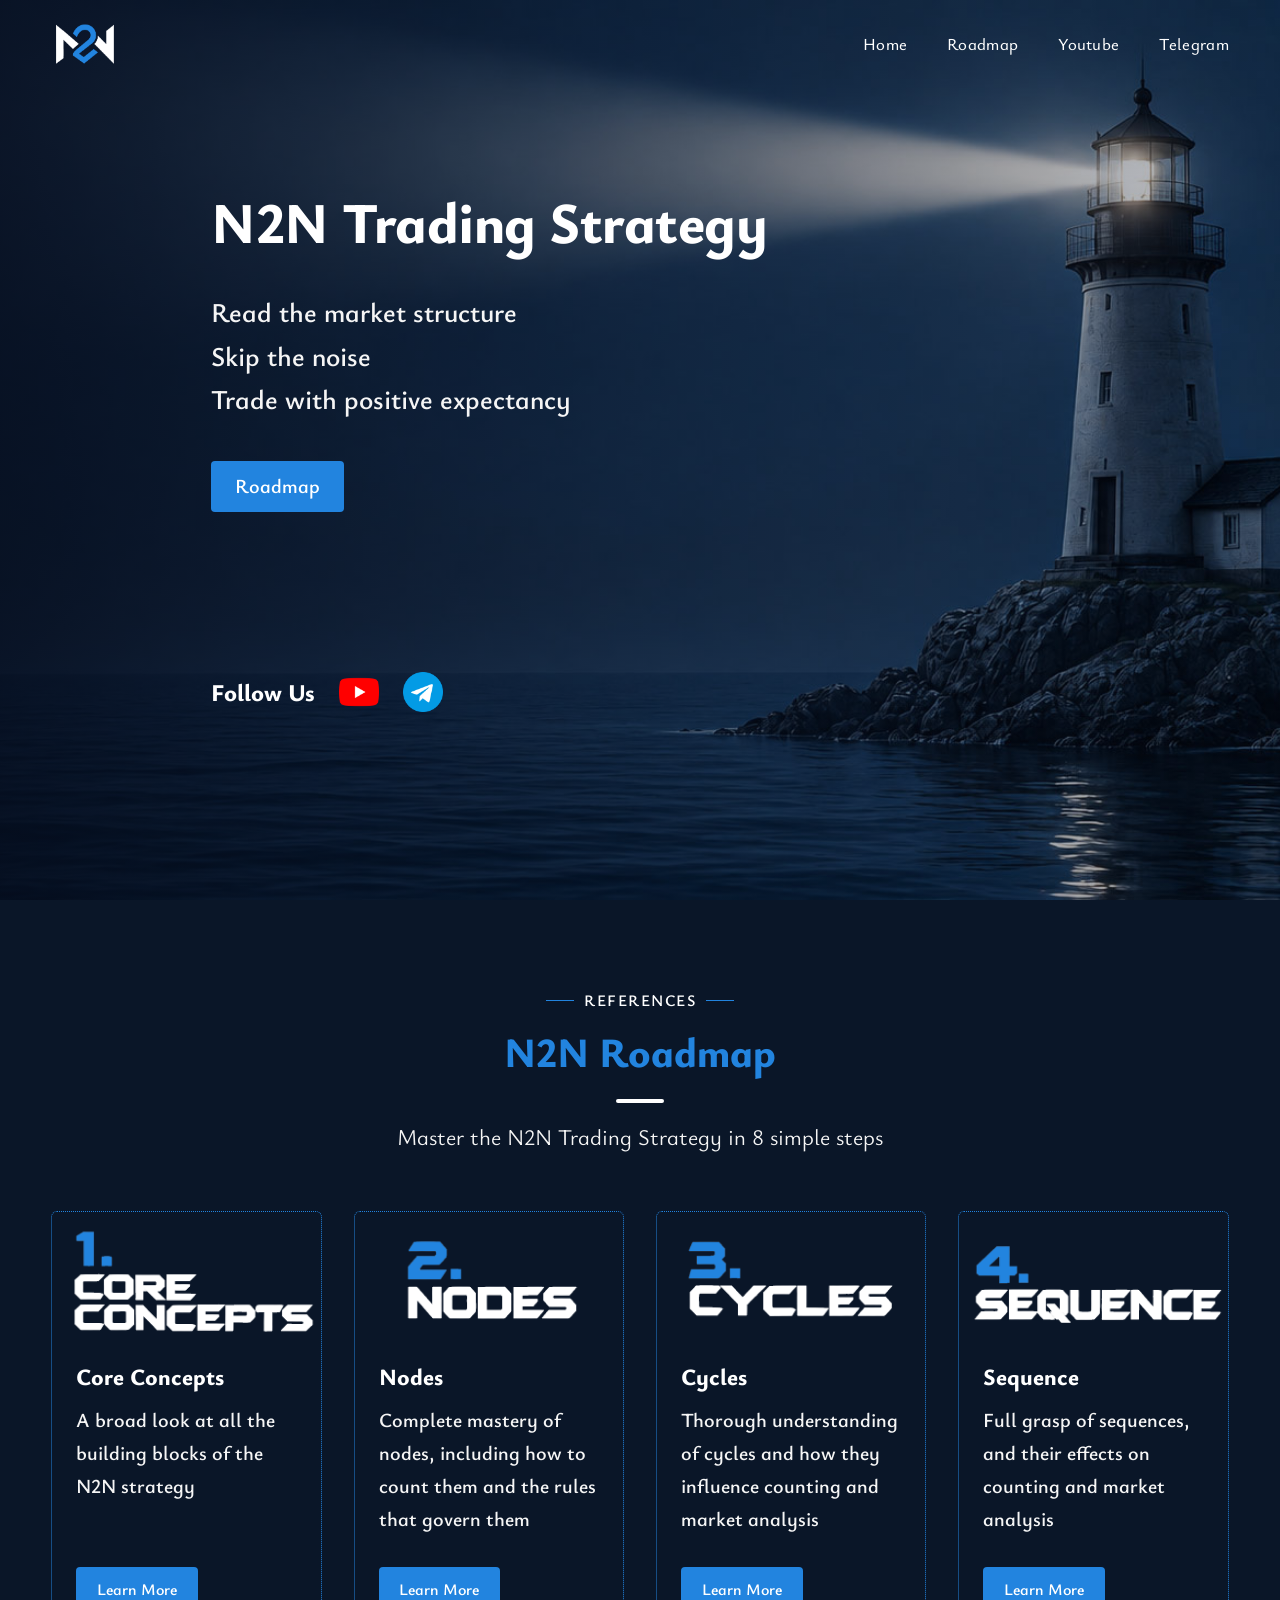
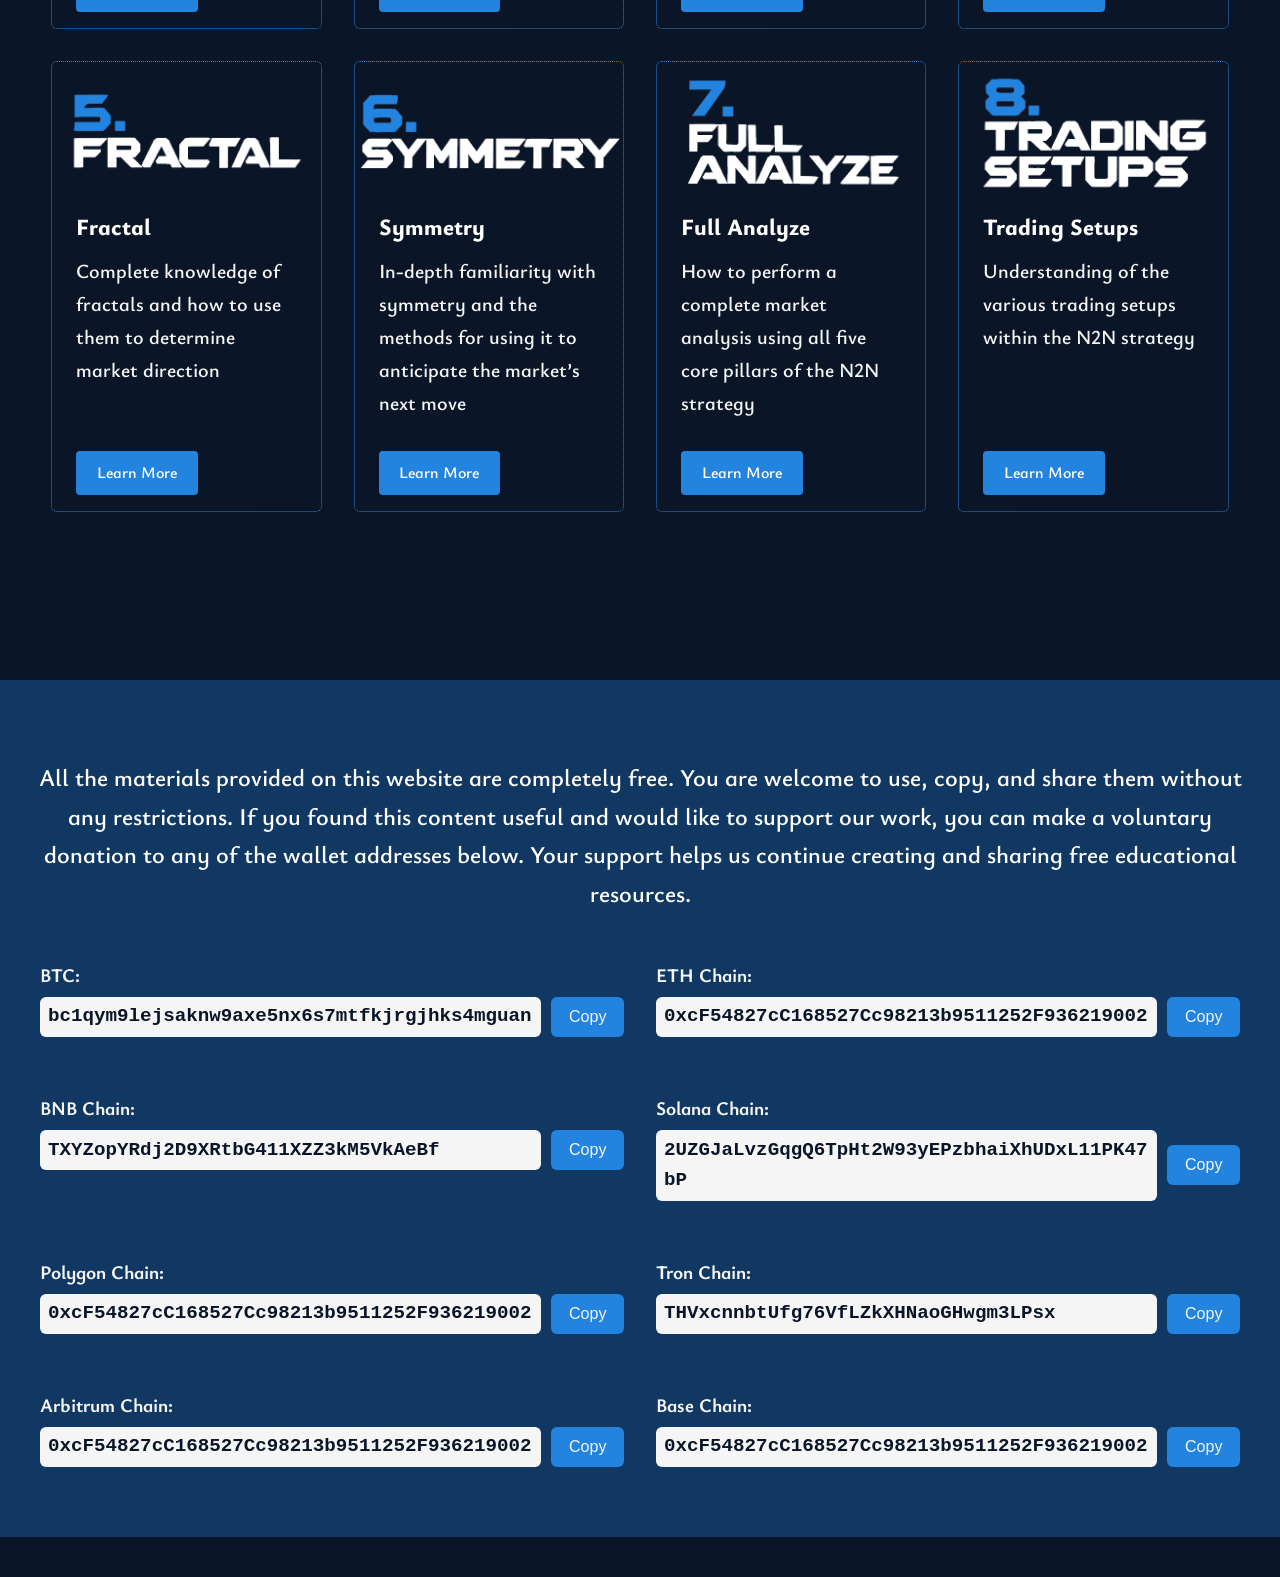
<file: index.html>
<!DOCTYPE html>
<html lang="en">
<head>
  <meta charset="UTF-8">
  <meta name="viewport" content="width=device-width, initial-scale=1.0">
  <title>N2N Trading Strategy</title>
  <meta name="description" content="A step-by-step guide to understanding the N2N Trading Strategy and implementing it effectively.">
  <link rel="icon" href="favicon.ico" sizes="any">
  <link rel="icon" type="image/png" sizes="32x32" href="favicon-32x32.png">
  <link rel="icon" type="image/png" sizes="16x16" href="favicon-16x16.png">
  <link rel="apple-touch-icon" sizes="180x180" href="apple-touch-icon.png">
  <link rel="stylesheet" href="style.css">

</head>
<body>

  <!-- ========== HERO ========== -->
  <header class="hero">
    <nav class="navbar">
      <a href="https://n2ntraders.github.io/N2N/" class="logo">
        <img src="assets/logo.png" alt="N2N">
      </a>

      <button class="menu-toggle" aria-label="Toggle menu" id="menuToggle">
        <span></span>
        <span></span>
        <span></span>
      </button>

      <ul class="nav-links" id="navLinks">
        <li><a href="https://n2ntraders.github.io/N2N/">Home</a></li>
        <li><a href="#roadmap">Roadmap</a></li>
        <li><a href="https://www.youtube.com/@N2NTraders" target="_blank">Youtube</a></li>
        <li><a href="https://t.me/n2ntrading" target="_blank">Telegram</a></li>
      </ul>
    </nav>

    <div class="hero-content">
      <h1>N2N Trading Strategy</h1>
      <p>Read the market structure
        <br>
        Skip the noise
        <br>
        Trade with positive expectancy</p>
      <div class="hero-buttons">
        <a href="#roadmap" class="btn">Roadmap</a>
      </div>
      <div class="social-icons">
        <h2>Follow Us</h2>
        <a target="_blank" href="https://www.youtube.com/@N2NTraders" class="icon"><img src="assets/Youtube.png" alt="Youtube"></a>
        <a target="_blank" href="https://t.me/n2ntrading" class="icon"><img src="assets/telegram.png" alt="Telegram"></a>
      </div>
    </div>
  </header>

  <!-- ========== STRATEGY SECTION ========== -->
 <section class="section-concepts" id="roadmap">
    <div class="heading-container">
  <div class="sub-heading">
    <span class="line"></span>
    <span class="sub-text">References</span>
    <span class="line"></span>
  </div>
  <h2 class="main-heading">N2N Roadmap</h2>
  <div class="accent-line"></div>
  <p class="section-text">Master the N2N Trading Strategy in 8 simple steps</p>
</div>


    <div class="cards-grid">
      <!-- Card 1 -->
      <article class="card">
        <div class="card-image">
          <img src="assets/1.png" alt="Core Concepts">
        </div>
        <h3>Core Concepts</h3>
        <p>A broad look at all the building blocks of the N2N strategy</p>
        <a href="https://n2ntraders.github.io/N2N/Roadmap/Core-Concepts" class="btn">Learn More</a>
      </article>

      <!-- Card 2 -->
      <article class="card">
        <div class="card-image">
          <img src="assets/2.png" alt="Nodes">
        </div>
        <h3>Nodes</h3>
        <p>Complete mastery of nodes, including how to count them and the rules that govern them</p>
        <a href="https://n2ntraders.github.io/N2N/Roadmap/Nodes" class="btn">Learn More</a>
      </article>

      <!-- Card 3 -->
      <article class="card">
        <div class="card-image">
          <img src="assets/3.png" alt="Cycles">
        </div>
        <h3>Cycles</h3>
        <p>Thorough understanding of cycles and how they influence counting and market analysis</p>
        <a href="https://n2ntraders.github.io/N2N/Roadmap/Cycles" class="btn">Learn More</a>
      </article>

      <!-- Card 4 -->
      <article class="card">
        <div class="card-image">
          <img src="assets/4.png" alt="Sequence">
        </div>
        <h3>Sequence</h3>
        <p>Full grasp of sequences, and their effects on counting and market analysis</p>
        <a href="https://n2ntraders.github.io/N2N/Roadmap/Sequence" class="btn">Learn More</a>
      </article>

      <!-- Card 5 -->
      <article class="card">
        <div class="card-image">
          <img src="assets/5.png" alt="Fractal">
        </div>
        <h3>Fractal</h3>
        <p>Complete knowledge of fractals and how to use them to determine market direction</p>
        <a href="https://n2ntraders.github.io/N2N/Roadmap/Fractal" class="btn">Learn More</a>
      </article>

      <!-- Card 6 -->
      <article class="card">
        <div class="card-image">
          <img src="assets/6.png" alt="Symmetry">
        </div>
        <h3>Symmetry</h3>
        <p>In-depth familiarity with symmetry and the methods for using it to anticipate the market’s next move</p>
        <a href="https://n2ntraders.github.io/N2N/Roadmap/Symmetry" class="btn">Learn More</a>
      </article>

      <!-- Card 7 -->
      <article class="card">
        <div class="card-image">
          <img src="assets/7.png" alt="Full Analyze">
        </div>
        <h3>Full Analyze</h3>
        <p>How to perform a complete market analysis using all five core pillars of the N2N strategy</p>
        <a href="https://n2ntraders.github.io/N2N/Roadmap/Full-Analyze " class="btn">Learn More</a>
      </article>

      <!-- Card 8 -->
      <article class="card">
        <div class="card-image">
          <img src="assets/8.png" alt="Trading Setups">
        </div>
        <h3>Trading Setups</h3>
        <p>Understanding of the various trading setups within the N2N strategy</p>
        <a href="https://n2ntraders.github.io/N2N/Roadmap/Trading-Setups" class="btn">Learn More</a>
      </article>
    </div>
  </section>
  
  <button id="backToTop" class="back-to-top" title="Back to top">↑</button>


  <!-- ========== Footer SECTION ========== -->
<footer class="footer-section">
  
  <p>All the materials provided on this website are completely free. You are welcome to use, copy, and share them without any restrictions. If you found this content useful and would like to support our work, you can make a voluntary donation to any of the wallet addresses below. Your support helps us continue creating and sharing free educational resources.</p>

  <div class="wallets">
    <div class="wallet-item">
      <strong>BTC:</strong>
      <div class="wallet-row">
        <code id="btc-address">bc1qym9lejsaknw9axe5nx6s7mtfkjrgjhks4mguan</code>
        <button class="copy-btn" onclick="copyAddress('btc-address', this)">Copy</button>
      </div>
    </div>

    <div class="wallet-item">
      <strong>ETH Chain:</strong>
      <div class="wallet-row">
        <code id="eth-address">0xcF54827cC168527Cc98213b9511252F936219002</code>
        <button class="copy-btn" onclick="copyAddress('eth-address', this)">Copy</button>
      </div>
    </div>

    <div class="wallet-item">
      <strong>BNB Chain:</strong>
      <div class="wallet-row">
        <code id="bnb-address">TXYZopYRdj2D9XRtbG411XZZ3kM5VkAeBf</code>
        <button class="copy-btn" onclick="copyAddress('bnb-address', this)">Copy</button>
      </div>
    </div>

        <div class="wallet-item">
      <strong>Solana Chain:</strong>
      <div class="wallet-row">
        <code id="sol-address">2UZGJaLvzGqgQ6TpHt2W93yEPzbhaiXhUDxL11PK47bP</code>
        <button class="copy-btn" onclick="copyAddress('sol-address', this)">Copy</button>
      </div>
    </div>
        <div class="wallet-item">
      <strong>Polygon Chain:</strong>
      <div class="wallet-row">
        <code id="polygon-address">0xcF54827cC168527Cc98213b9511252F936219002</code>
        <button class="copy-btn" onclick="copyAddress('polygon-address', this)">Copy</button>
      </div>
    </div>

        <div class="wallet-item">
      <strong>Tron Chain:</strong>
      <div class="wallet-row">
        <code id="tron-address">THVxcnnbtUfg76VfLZkXHNaoGHwgm3LPsx</code>
        <button class="copy-btn" onclick="copyAddress('tron-address', this)">Copy</button>
      </div>
    </div>
    <div class="wallet-item">
      <strong>Arbitrum Chain:</strong>
      <div class="wallet-row">
        <code id="arbitrum-address">0xcF54827cC168527Cc98213b9511252F936219002</code>
        <button class="copy-btn" onclick="copyAddress('arbitrum-address', this)">Copy</button>
      </div>
    </div>
        <div class="wallet-item">
      <strong>Base Chain:</strong>
      <div class="wallet-row">
        <code id="base-address">0xcF54827cC168527Cc98213b9511252F936219002</code>
        <button class="copy-btn" onclick="copyAddress('base-address', this)">Copy</button>
      </div>
    </div>
  </div>
</footer>


  <script src="script.js"></script>
</body>
</html>
</file>
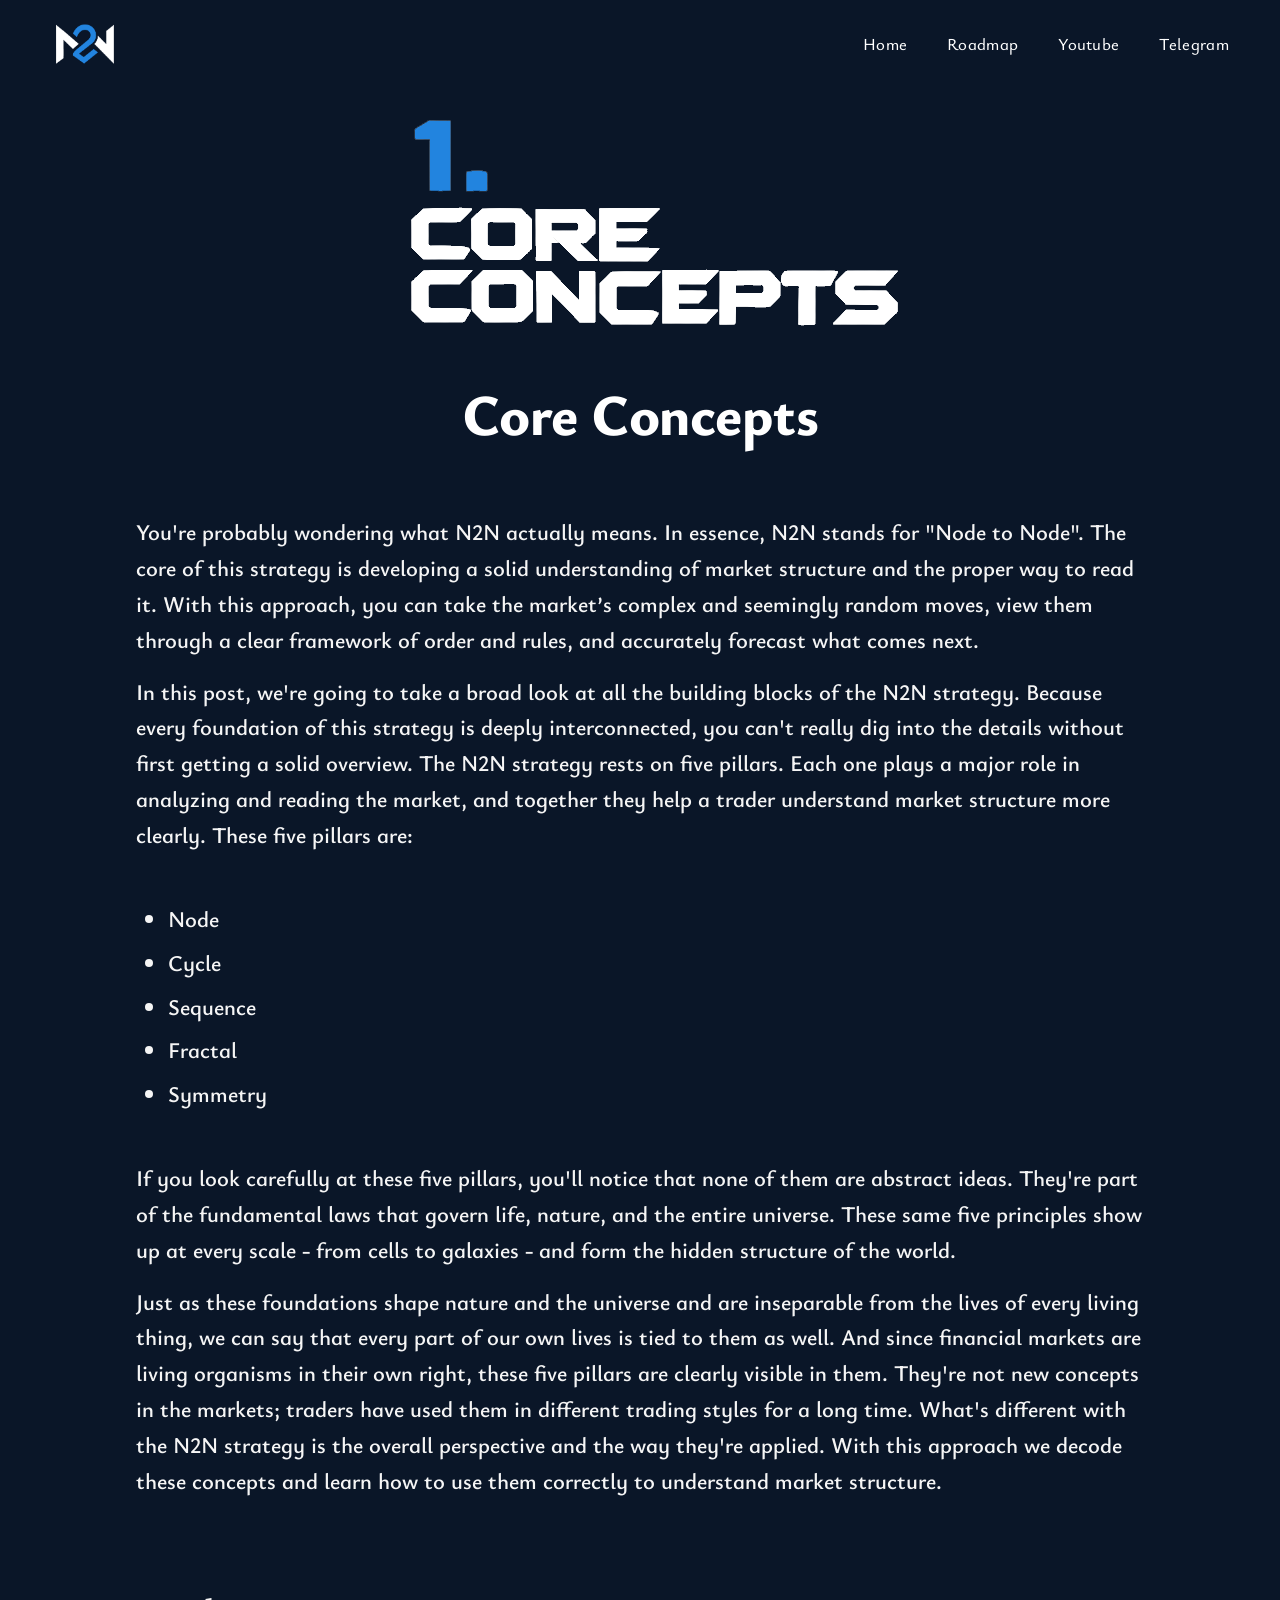
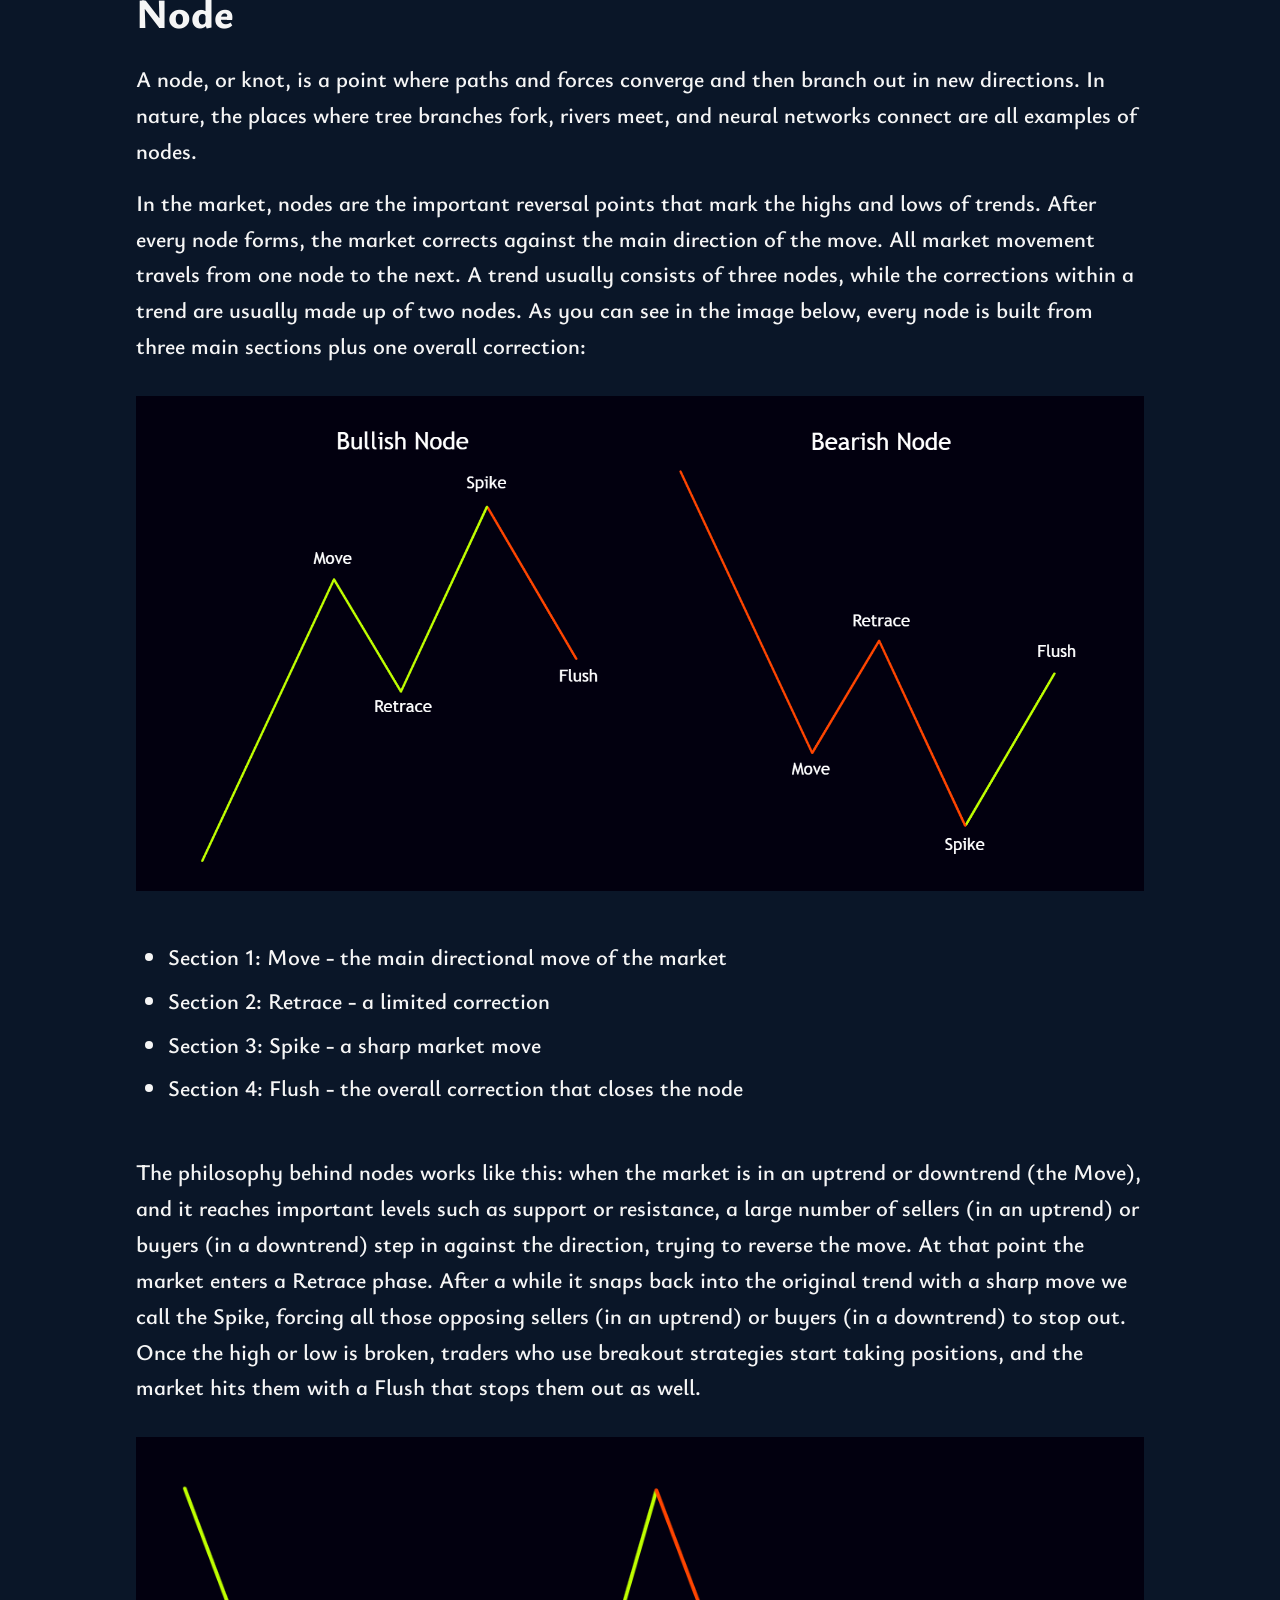
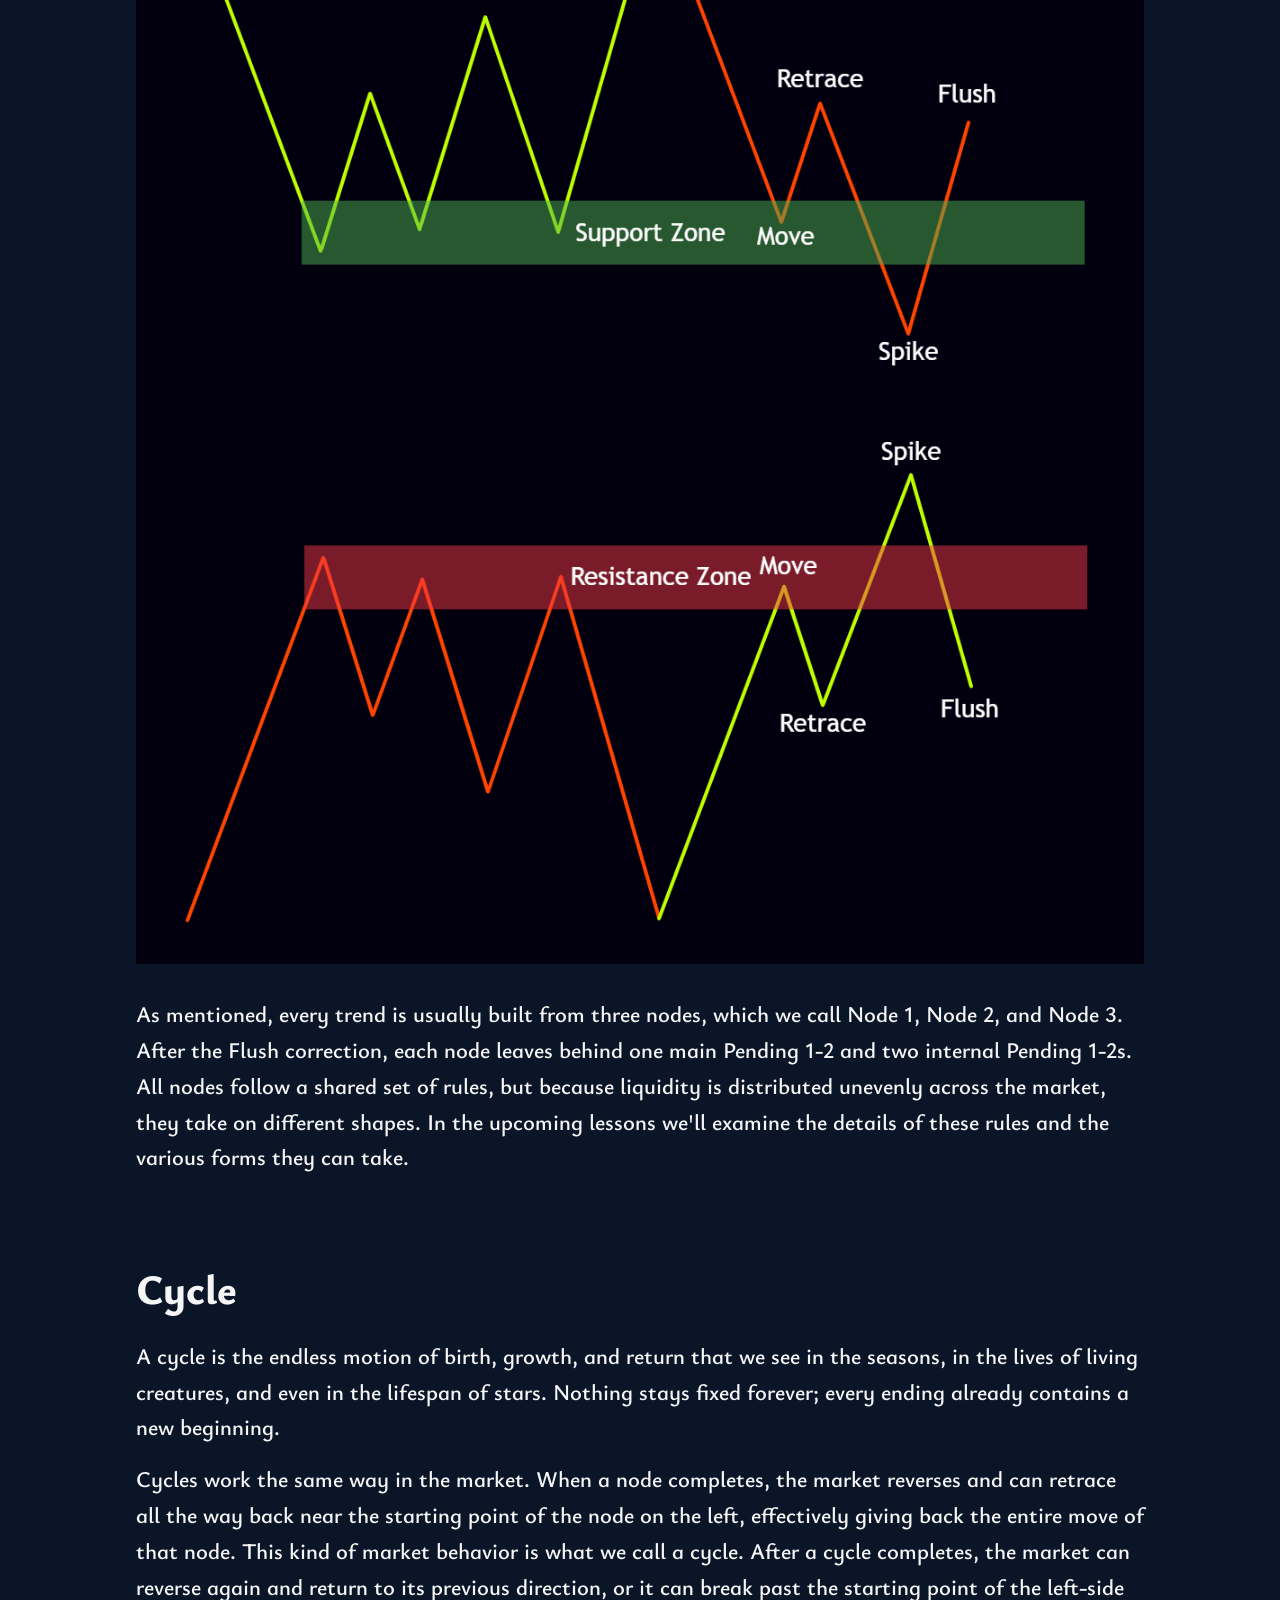
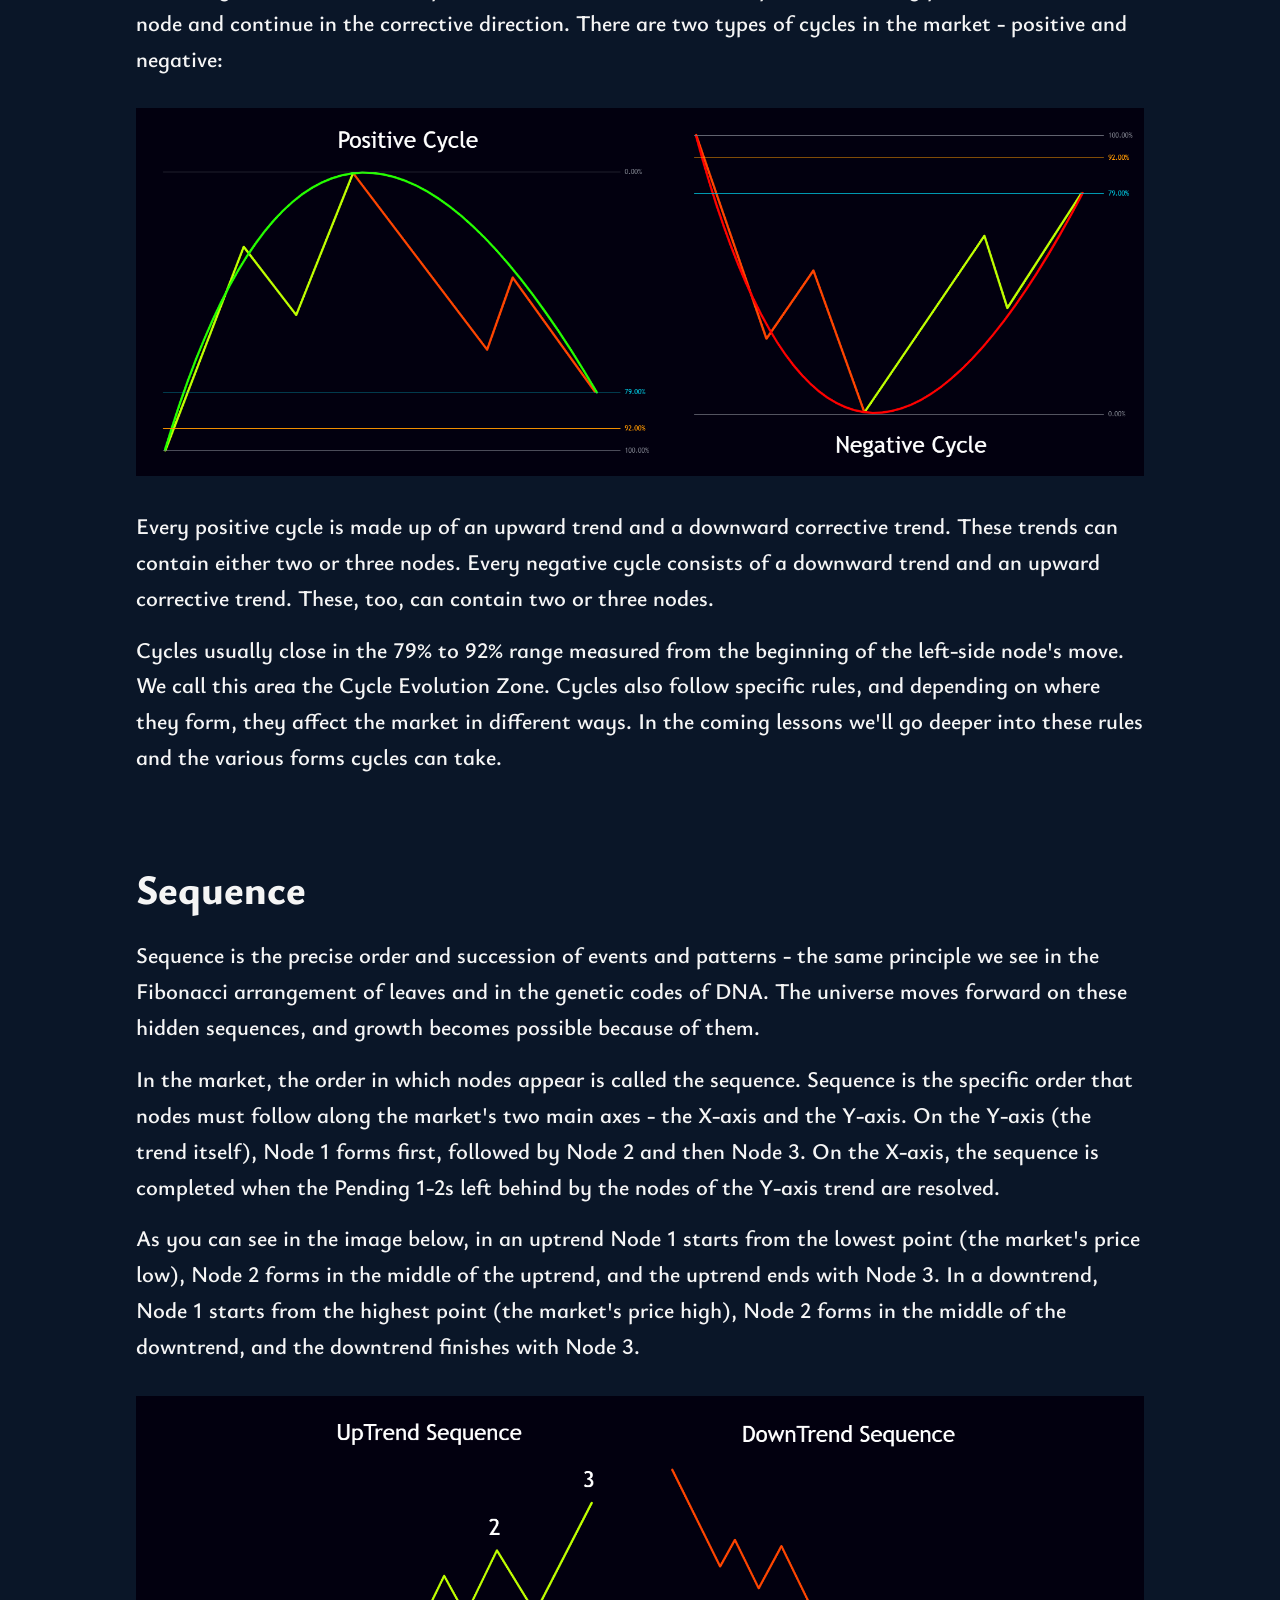
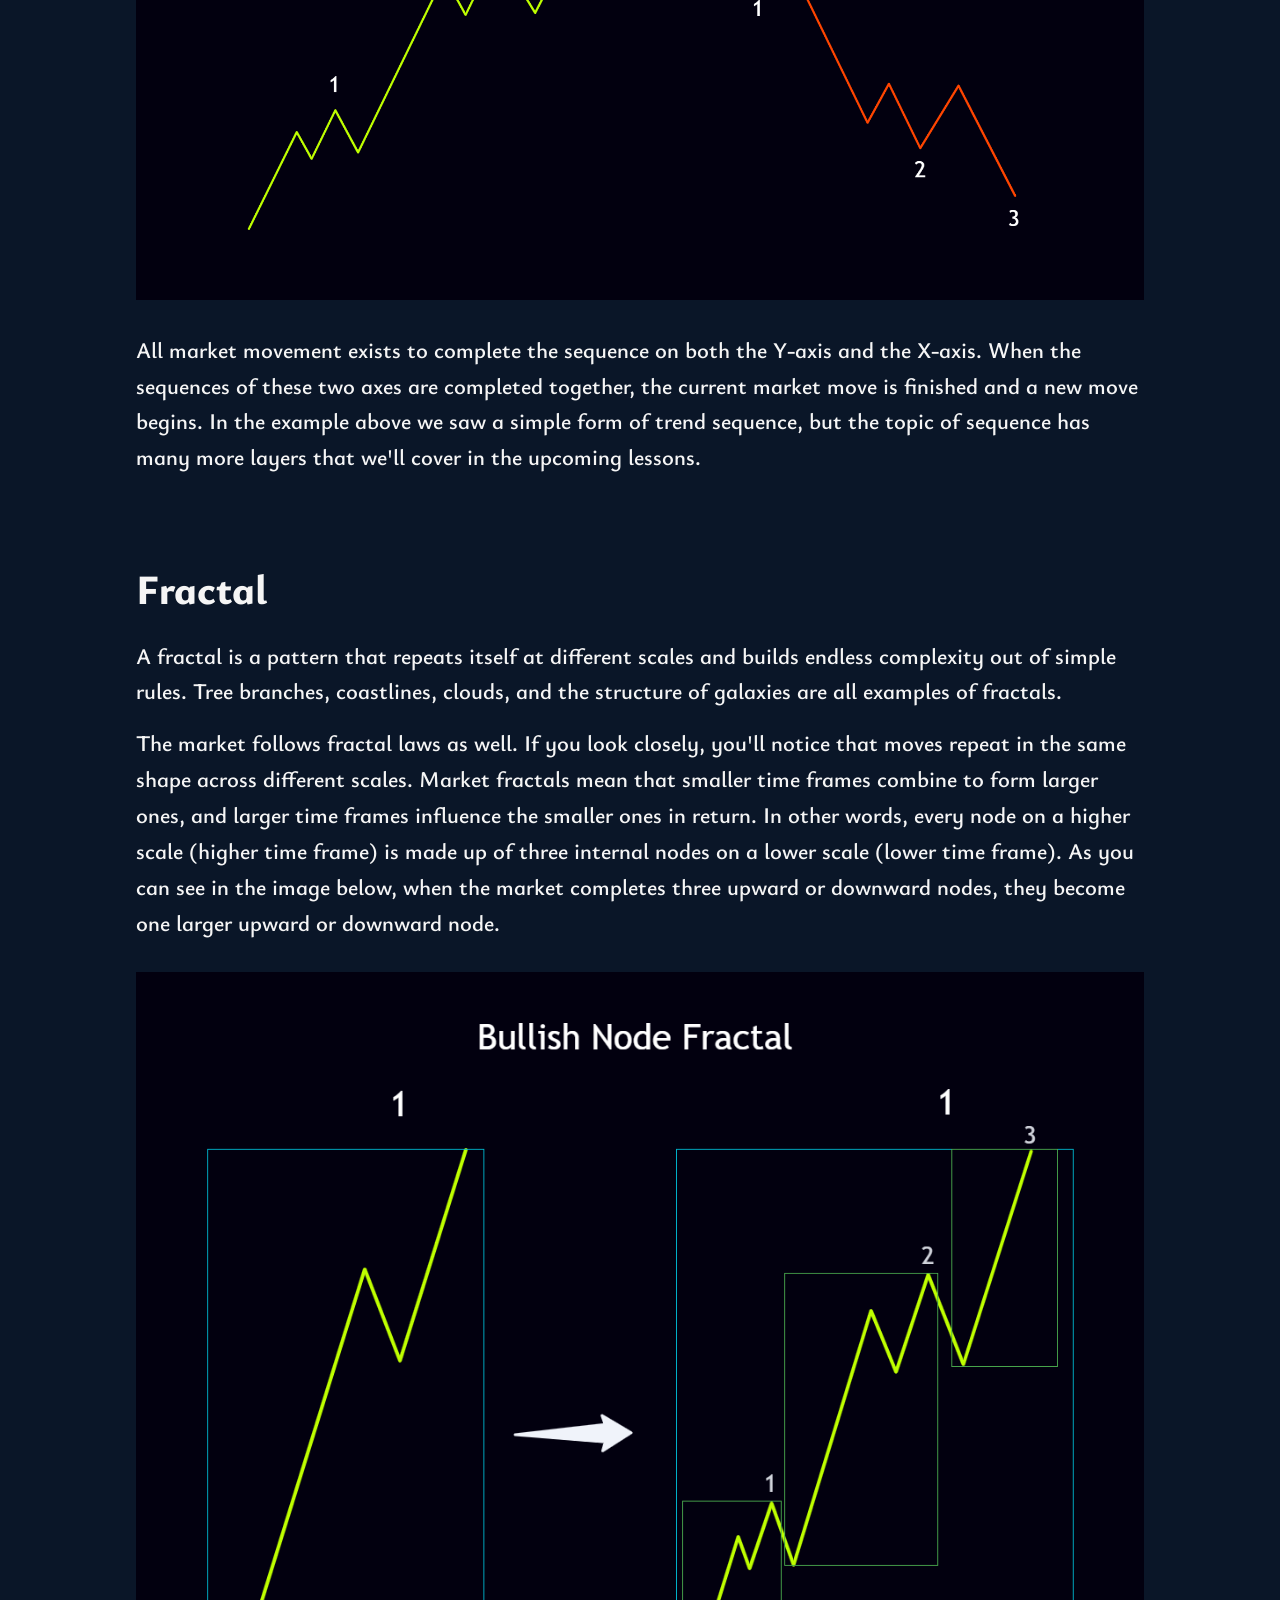
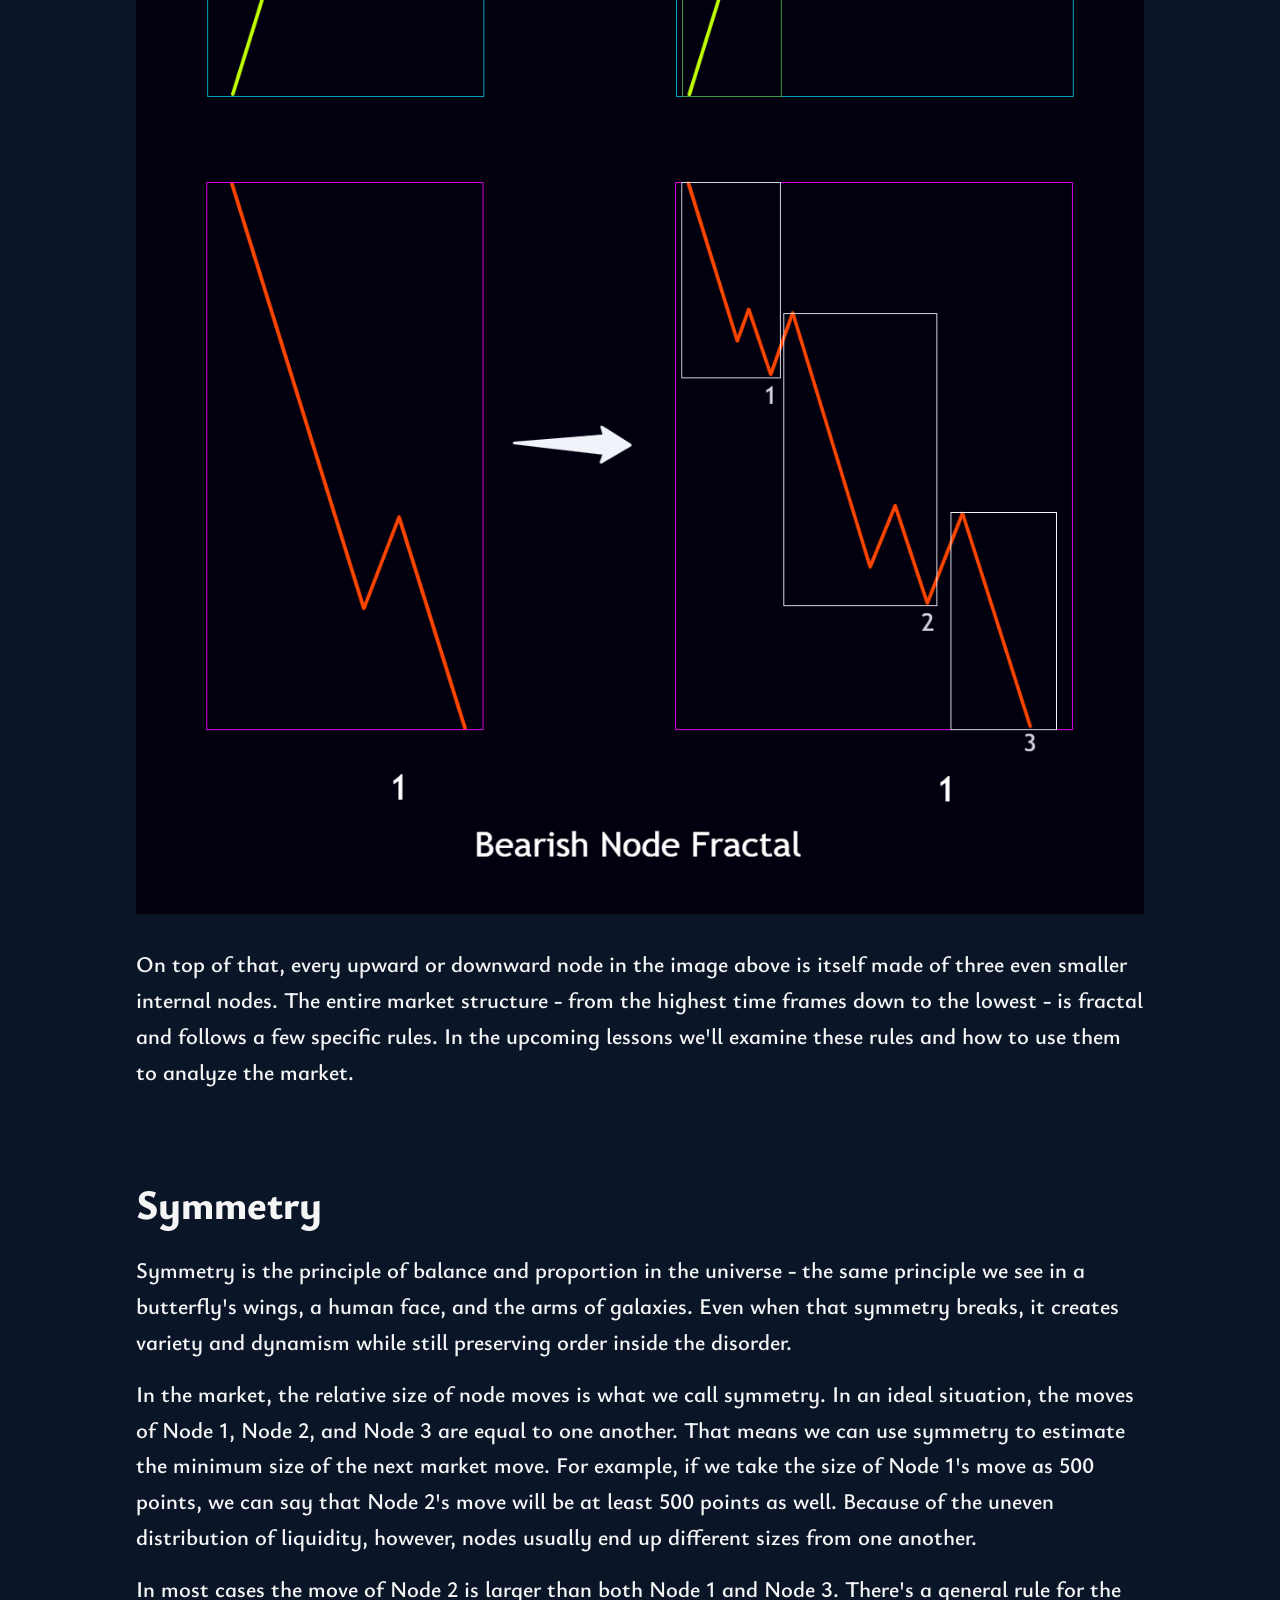
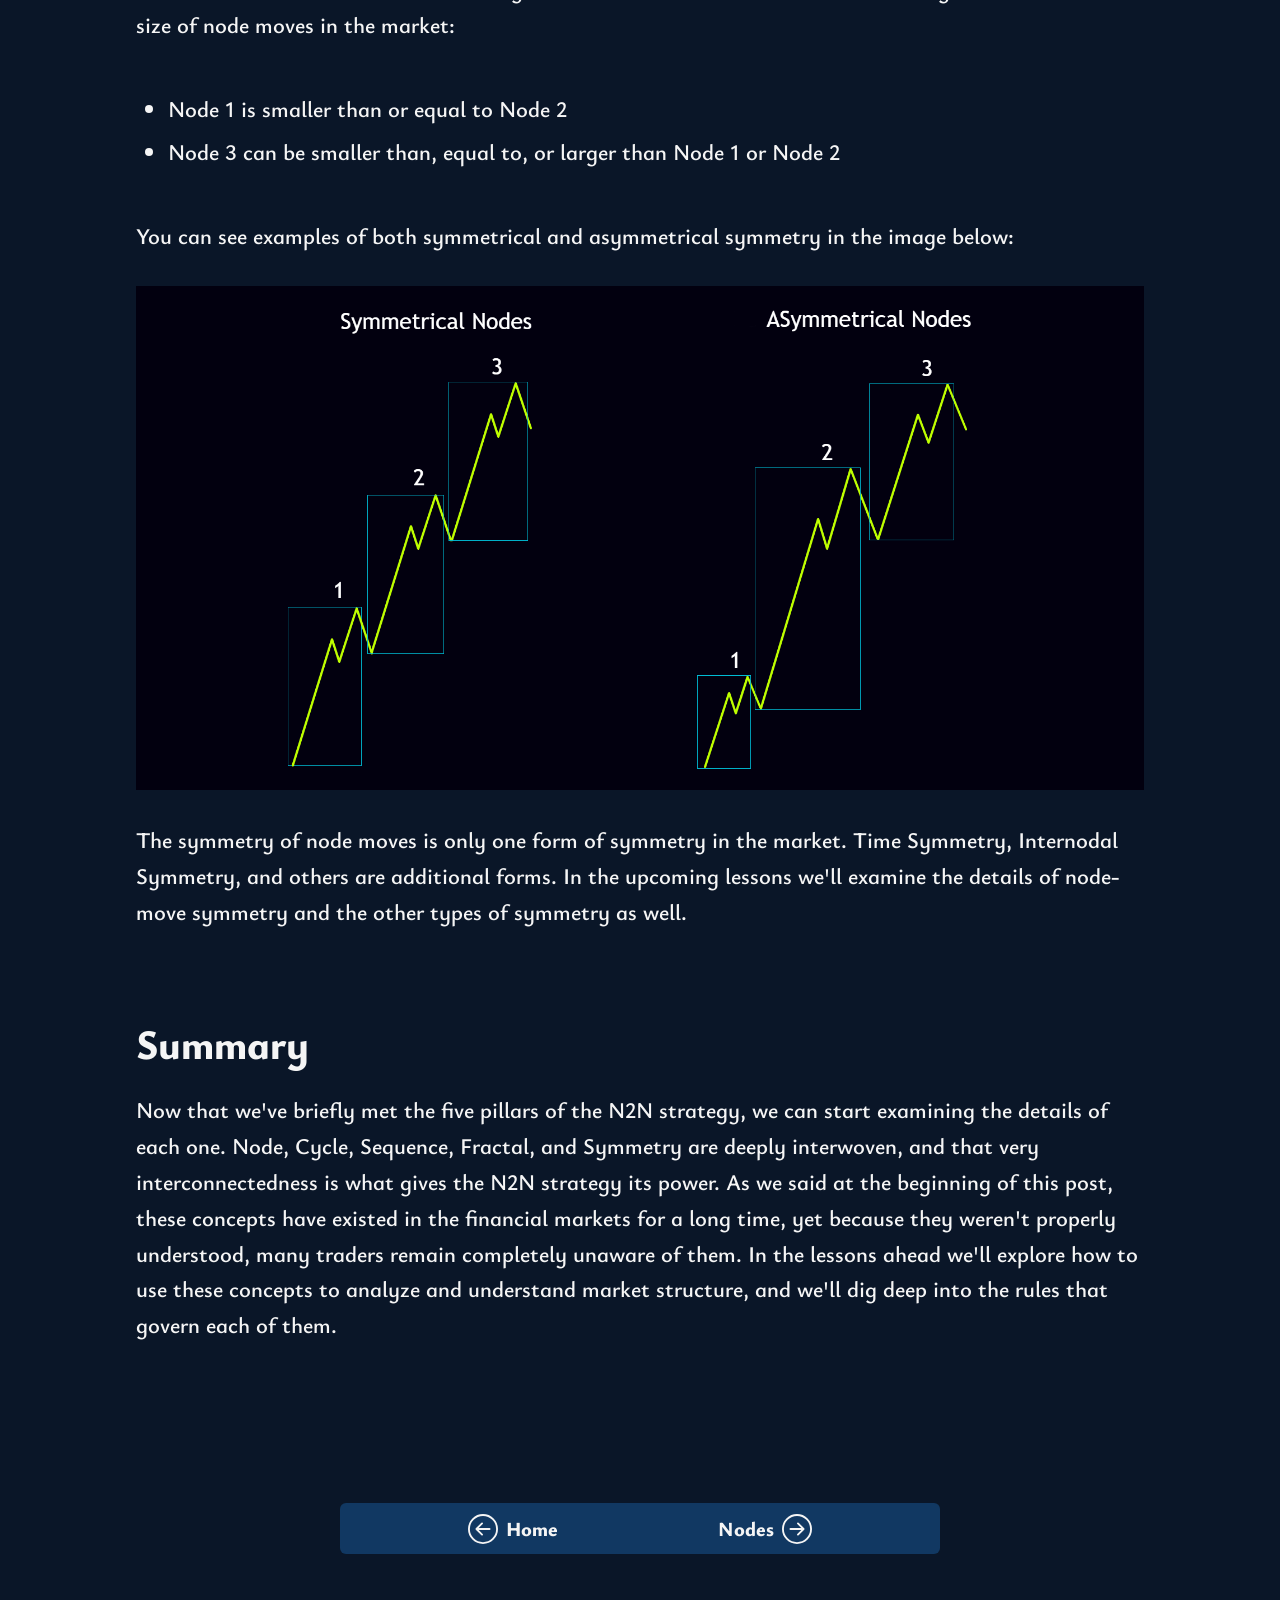
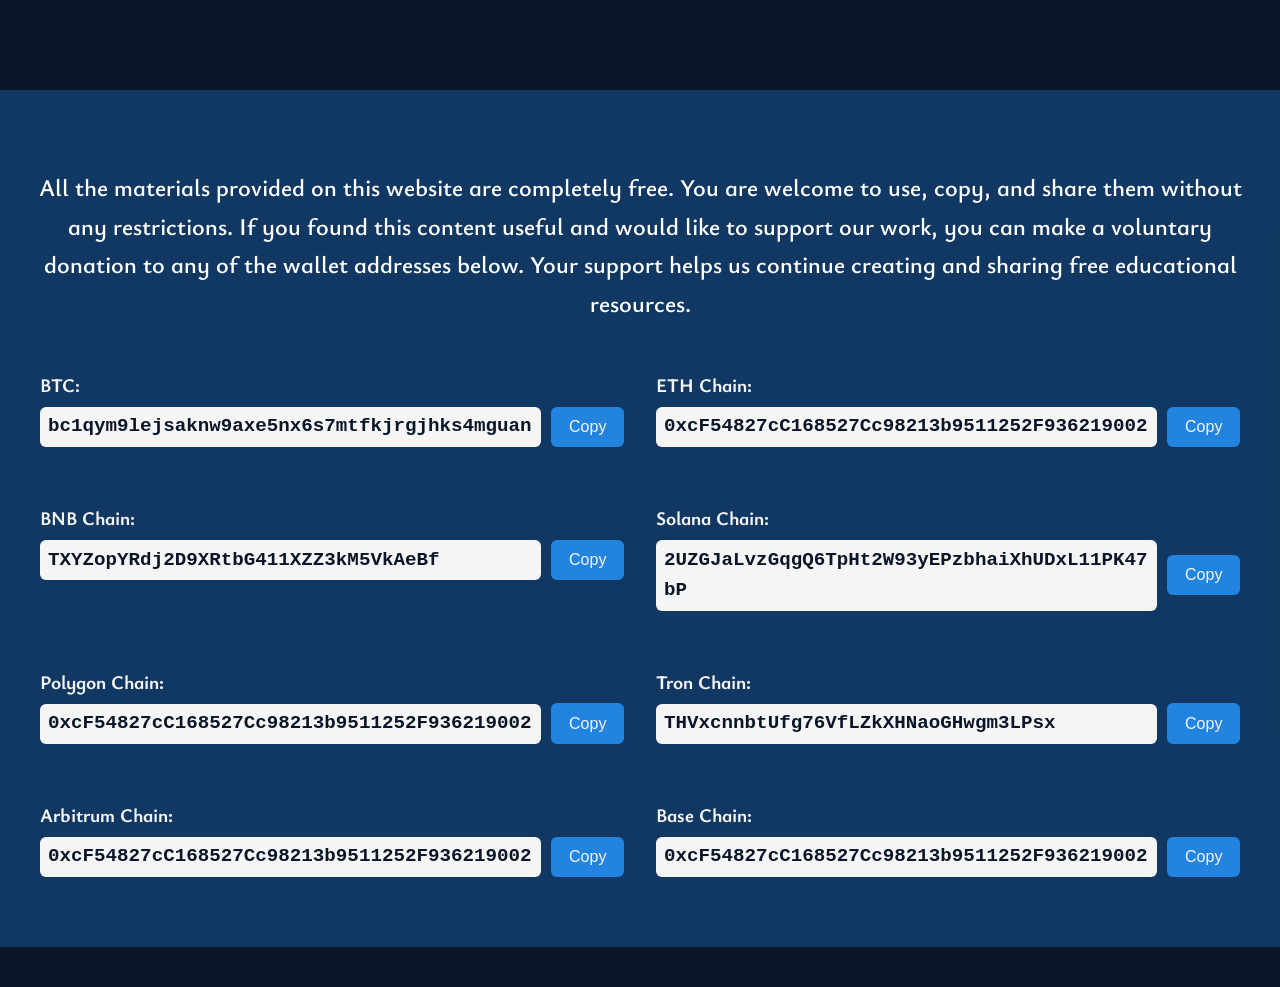
<file: Roadmap/Core-Concepts.html>
<!DOCTYPE html>
<html lang="en">
<head>
  <meta charset="UTF-8">
  <meta name="viewport" content="width=device-width, initial-scale=1.0">
  <title>N2N Trading Strategy - Core Concepts</title>
  <meta name="description" content="A broad look at all the building blocks of the N2N strategy.">
  <link rel="icon" href="../favicon.ico" sizes="any">
  <link rel="icon" type="image/png" sizes="32x32" href="../favicon-32x32.png">
  <link rel="icon" type="image/png" sizes="16x16" href="../favicon-16x16.png">
  <link rel="apple-touch-icon" sizes="180x180" href="../apple-touch-icon.png">
  <link rel="stylesheet" href="../style.css">
</head>
<body>

  <!-- ========== HERO ========== -->
  <header class="content-hero">
    <nav class="navbar">
      <a href="https://n2ntraders.github.io/N2N/" class="logo">
        <img src="../assets/logo.png" alt="N2N">
      </a>

      <button class="menu-toggle" aria-label="Toggle menu" id="menuToggle">
        <span></span>
        <span></span>
        <span></span>
      </button>

      <ul class="nav-links" id="navLinks">
        <li><a href="https://n2ntraders.github.io/N2N/">Home</a></li>
        <li><a href="https://n2ntraders.github.io/N2N/#roadmap">Roadmap</a></li>
        <li><a href="https://www.youtube.com/@N2NTraders" target="_blank">Youtube</a></li>
        <li><a href="https://t.me/n2ntrading" target="_blank">Telegram</a></li>
      </ul>
    </nav>

    <div class="single-content-title">
      <img src="../assets/1.png" alt="Core Concepts">
      <h1>Core Concepts</h1>
    </div>
  </header>

  <!-- ========== Single Content SECTION ========== -->
 <section class="section-single-content">
  <p>You're probably wondering what N2N actually means. In essence, N2N stands for "Node to Node". The core of this strategy is developing a solid understanding of market structure and the proper way to read it. With this approach, you can take the market’s complex and seemingly random moves, view them through a clear framework of order and rules, and accurately forecast what comes next.</p>
  <p>In this post, we're going to take a broad look at all the building blocks of the N2N strategy. Because every foundation of this strategy is deeply interconnected, you can't really dig into the details without first getting a solid overview. The N2N strategy rests on five pillars. Each one plays a major role in analyzing and reading the market, and together they help a trader understand market structure more clearly. These five pillars are:</p>
<ul>
<li>Node</li>
<li>Cycle</li>
<li>Sequence</li>
<li>Fractal</li>
<li>Symmetry</li>
</ul>
<p>If you look carefully at these five pillars, you'll notice that none of them are abstract ideas. They're part of the fundamental laws that govern life, nature, and the entire universe. These same five principles show up at every scale - from cells to galaxies - and form the hidden structure of the world.</p>
<p>Just as these foundations shape nature and the universe and are inseparable from the lives of every living thing, we can say that every part of our own lives is tied to them as well. And since financial markets are living organisms in their own right, these five pillars are clearly visible in them. They're not new concepts in the markets; traders have used them in different trading styles for a long time. What's different with the N2N strategy is the overall perspective and the way they're applied. With this approach we decode these concepts and learn how to use them correctly to understand market structure.</p>


<h2>Node</h2>
<p>A node, or knot, is a point where paths and forces converge and then branch out in new directions. In nature, the places where tree branches fork, rivers meet, and neural networks connect are all examples of nodes.</p>
<p>In the market, nodes are the important reversal points that mark the highs and lows of trends. After every node forms, the market corrects against the main direction of the move. All market movement travels from one node to the next. A trend usually consists of three nodes, while the corrections within a trend are usually made up of two nodes. As you can see in the image below, every node is built from three main sections plus one overall correction:</p>

<img src="./Core-Concepts/Node-Types.png" alt="Node Structure">

<ul>
<li>Section 1: Move - the main directional move of the market</li>
<li>Section 2: Retrace - a limited correction</li>
<li>Section 3: Spike - a sharp market move</li>
<li>Section 4: Flush - the overall correction that closes the node</li>
</ul>
<p>The philosophy behind nodes works like this: when the market is in an uptrend or downtrend (the Move), and it reaches important levels such as support or resistance, a large number of sellers (in an uptrend) or buyers (in a downtrend) step in against the direction, trying to reverse the move. At that point the market enters a Retrace phase. After a while it snaps back into the original trend with a sharp move we call the Spike, forcing all those opposing sellers (in an uptrend) or buyers (in a downtrend) to stop out. Once the high or low is broken, traders who use breakout strategies start taking positions, and the market hits them with a Flush that stops them out as well.</p>

<img src="./Core-Concepts/Node-Philosophy.png" alt="Node Philosophy">

<p>As mentioned, every trend is usually built from three nodes, which we call Node 1, Node 2, and Node 3. After the Flush correction, each node leaves behind one main Pending 1-2 and two internal Pending 1-2s. All nodes follow a shared set of rules, but because liquidity is distributed unevenly across the market, they take on different shapes. In the upcoming lessons we'll examine the details of these rules and the various forms they can take.</p>
<h2>Cycle</h2>
<p>A cycle is the endless motion of birth, growth, and return that we see in the seasons, in the lives of living creatures, and even in the lifespan of stars. Nothing stays fixed forever; every ending already contains a new beginning.</p>
<p>Cycles work the same way in the market. When a node completes, the market reverses and can retrace all the way back near the starting point of the node on the left, effectively giving back the entire move of that node. This kind of market behavior is what we call a cycle. After a cycle completes, the market can reverse again and return to its previous direction, or it can break past the starting point of the left-side node and continue in the corrective direction. There are two types of cycles in the market - positive and negative:</p>

<img src="./Core-Concepts/Cycles.png" alt="Cycle Types">

<p>Every positive cycle is made up of an upward trend and a downward corrective trend. These trends can contain either two or three nodes. Every negative cycle consists of a downward trend and an upward corrective trend. These, too, can contain two or three nodes.</p>
<p>Cycles usually close in the 79% to 92% range measured from the beginning of the left-side node's move. We call this area the Cycle Evolution Zone. Cycles also follow specific rules, and depending on where they form, they affect the market in different ways. In the coming lessons we'll go deeper into these rules and the various forms cycles can take.</p>
<h2>Sequence</h2>
<p>Sequence is the precise order and succession of events and patterns - the same principle we see in the Fibonacci arrangement of leaves and in the genetic codes of DNA. The universe moves forward on these hidden sequences, and growth becomes possible because of them.</p>
<p>In the market, the order in which nodes appear is called the sequence. Sequence is the specific order that nodes must follow along the market's two main axes - the X-axis and the Y-axis. On the Y-axis (the trend itself), Node 1 forms first, followed by Node 2 and then Node 3. On the X-axis, the sequence is completed when the Pending 1-2s left behind by the nodes of the Y-axis trend are resolved.</p>
<p>As you can see in the image below, in an uptrend Node 1 starts from the lowest point (the market's price low), Node 2 forms in the middle of the uptrend, and the uptrend ends with Node 3. In a downtrend, Node 1 starts from the highest point (the market's price high), Node 2 forms in the middle of the downtrend, and the downtrend finishes with Node 3.</p>

<img src="./Core-Concepts/Sequence-Types.png" alt="Sequence Types">

<p>All market movement exists to complete the sequence on both the Y-axis and the X-axis. When the sequences of these two axes are completed together, the current market move is finished and a new move begins. In the example above we saw a simple form of trend sequence, but the topic of sequence has many more layers that we'll cover in the upcoming lessons.</p>


<h2>Fractal</h2>
<p>A fractal is a pattern that repeats itself at different scales and builds endless complexity out of simple rules. Tree branches, coastlines, clouds, and the structure of galaxies are all examples of fractals.</p>
<p>The market follows fractal laws as well. If you look closely, you'll notice that moves repeat in the same shape across different scales. Market fractals mean that smaller time frames combine to form larger ones, and larger time frames influence the smaller ones in return. In other words, every node on a higher scale (higher time frame) is made up of three internal nodes on a lower scale (lower time frame). As you can see in the image below, when the market completes three upward or downward nodes, they become one larger upward or downward node.</p>

<img src="./Core-Concepts/Node-Types-Fractal.png" alt="Fractal Types">


<p>On top of that, every upward or downward node in the image above is itself made of three even smaller internal nodes. The entire market structure - from the highest time frames down to the lowest - is fractal and follows a few specific rules. In the upcoming lessons we'll examine these rules and how to use them to analyze the market.</p>


<h2>Symmetry</h2>
<p>Symmetry is the principle of balance and proportion in the universe - the same principle we see in a butterfly's wings, a human face, and the arms of galaxies. Even when that symmetry breaks, it creates variety and dynamism while still preserving order inside the disorder.</p>
<p>In the market, the relative size of node moves is what we call symmetry. In an ideal situation, the moves of Node 1, Node 2, and Node 3 are equal to one another. That means we can use symmetry to estimate the minimum size of the next market move. For example, if we take the size of Node 1's move as 500 points, we can say that Node 2's move will be at least 500 points as well. Because of the uneven distribution of liquidity, however, nodes usually end up different sizes from one another.</p>
<p>In most cases the move of Node 2 is larger than both Node 1 and Node 3. There's a general rule for the size of node moves in the market:</p>
<ul>
<li>Node 1 is smaller than or equal to Node 2</li>
<li>Node 3 can be smaller than, equal to, or larger than Node 1 or Node 2</li>
</ul>
<p>You can see examples of both symmetrical and asymmetrical symmetry in the image below:</p>

<img src="./Core-Concepts/Symmetry-Types.png" alt="Symmetry Types">

<p>The symmetry of node moves is only one form of symmetry in the market. Time Symmetry, Internodal Symmetry, and others are additional forms. In the upcoming lessons we'll examine the details of node-move symmetry and the other types of symmetry as well.</p>
<h2>Summary</h2>
<p>Now that we've briefly met the five pillars of the N2N strategy, we can start examining the details of each one. Node, Cycle, Sequence, Fractal, and Symmetry are deeply interwoven, and that very interconnectedness is what gives the N2N strategy its power. As we said at the beginning of this post, these concepts have existed in the financial markets for a long time, yet because they weren't properly understood, many traders remain completely unaware of them. In the lessons ahead we'll explore how to use these concepts to analyze and understand market structure, and we'll dig deep into the rules that govern each of them.</p>


<div class="content-footer">
<a href="https://n2ntraders.github.io/N2N/" class="prev-next-btn"><svg xmlns="http://www.w3.org/2000/svg" width="30" height="30" fill="currentColor" class="bi bi-arrow-left-circle" viewBox="0 0 16 16">
  <path fill-rule="evenodd" d="M1 8a7 7 0 1 0 14 0A7 7 0 0 0 1 8m15 0A8 8 0 1 1 0 8a8 8 0 0 1 16 0m-4.5-.5a.5.5 0 0 1 0 1H5.707l2.147 2.146a.5.5 0 0 1-.708.708l-3-3a.5.5 0 0 1 0-.708l3-3a.5.5 0 1 1 .708.708L5.707 7.5z"/>
</svg>Home</a>

<a href="https://n2ntraders.github.io/N2N/Roadmap/Nodes" class="prev-next-btn">Nodes<svg xmlns="http://www.w3.org/2000/svg" width="30" height="30" fill="currentColor" class="bi bi-arrow-right-circle" viewBox="0 0 16 16">
  <path fill-rule="evenodd" d="M1 8a7 7 0 1 0 14 0A7 7 0 0 0 1 8m15 0A8 8 0 1 1 0 8a8 8 0 0 1 16 0M4.5 7.5a.5.5 0 0 0 0 1h5.793l-2.147 2.146a.5.5 0 0 0 .708.708l3-3a.5.5 0 0 0 0-.708l-3-3a.5.5 0 1 0-.708.708L10.293 7.5z"/>
</svg></a>
</div>

</section>

<button id="backToTop" class="back-to-top" title="Back to top">↑</button>

  <!-- ========== Footer SECTION ========== -->
<footer class="footer-section">
  
  <p>All the materials provided on this website are completely free. You are welcome to use, copy, and share them without any restrictions. If you found this content useful and would like to support our work, you can make a voluntary donation to any of the wallet addresses below. Your support helps us continue creating and sharing free educational resources.</p>

  <div class="wallets">
    <div class="wallet-item">
      <strong>BTC:</strong>
      <div class="wallet-row">
        <code id="btc-address">bc1qym9lejsaknw9axe5nx6s7mtfkjrgjhks4mguan</code>
        <button class="copy-btn" onclick="copyAddress('btc-address', this)">Copy</button>
      </div>
    </div>

    <div class="wallet-item">
      <strong>ETH Chain:</strong>
      <div class="wallet-row">
        <code id="eth-address">0xcF54827cC168527Cc98213b9511252F936219002</code>
        <button class="copy-btn" onclick="copyAddress('eth-address', this)">Copy</button>
      </div>
    </div>

    <div class="wallet-item">
      <strong>BNB Chain:</strong>
      <div class="wallet-row">
        <code id="bnb-address">TXYZopYRdj2D9XRtbG411XZZ3kM5VkAeBf</code>
        <button class="copy-btn" onclick="copyAddress('bnb-address', this)">Copy</button>
      </div>
    </div>

        <div class="wallet-item">
      <strong>Solana Chain:</strong>
      <div class="wallet-row">
        <code id="sol-address">2UZGJaLvzGqgQ6TpHt2W93yEPzbhaiXhUDxL11PK47bP</code>
        <button class="copy-btn" onclick="copyAddress('sol-address', this)">Copy</button>
      </div>
    </div>
        <div class="wallet-item">
      <strong>Polygon Chain:</strong>
      <div class="wallet-row">
        <code id="polygon-address">0xcF54827cC168527Cc98213b9511252F936219002</code>
        <button class="copy-btn" onclick="copyAddress('polygon-address', this)">Copy</button>
      </div>
    </div>

        <div class="wallet-item">
      <strong>Tron Chain:</strong>
      <div class="wallet-row">
        <code id="tron-address">THVxcnnbtUfg76VfLZkXHNaoGHwgm3LPsx</code>
        <button class="copy-btn" onclick="copyAddress('tron-address', this)">Copy</button>
      </div>
    </div>
    <div class="wallet-item">
      <strong>Arbitrum Chain:</strong>
      <div class="wallet-row">
        <code id="arbitrum-address">0xcF54827cC168527Cc98213b9511252F936219002</code>
        <button class="copy-btn" onclick="copyAddress('arbitrum-address', this)">Copy</button>
      </div>
    </div>
        <div class="wallet-item">
      <strong>Base Chain:</strong>
      <div class="wallet-row">
        <code id="base-address">0xcF54827cC168527Cc98213b9511252F936219002</code>
        <button class="copy-btn" onclick="copyAddress('base-address', this)">Copy</button>
      </div>
    </div>
  </div>
</footer>

  <script src="../script.js"></script>
</body>
</html>
</file>
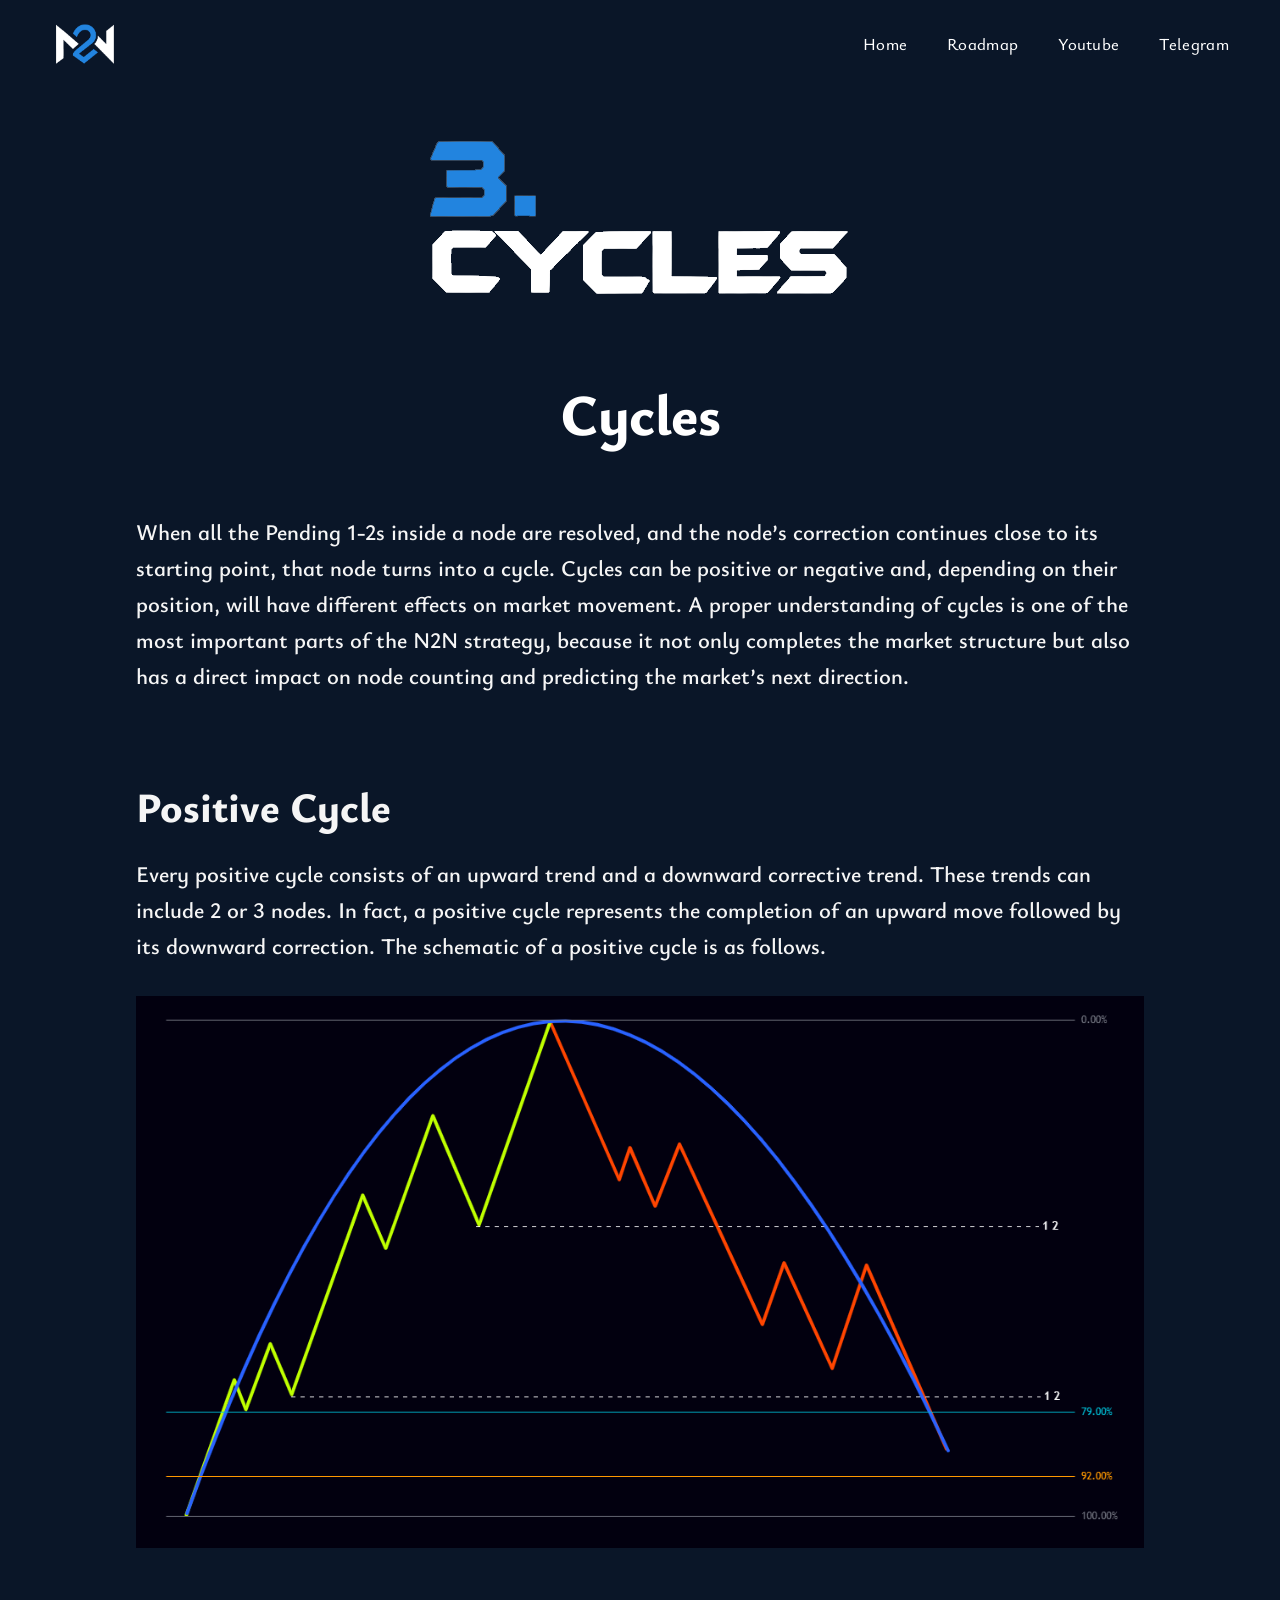
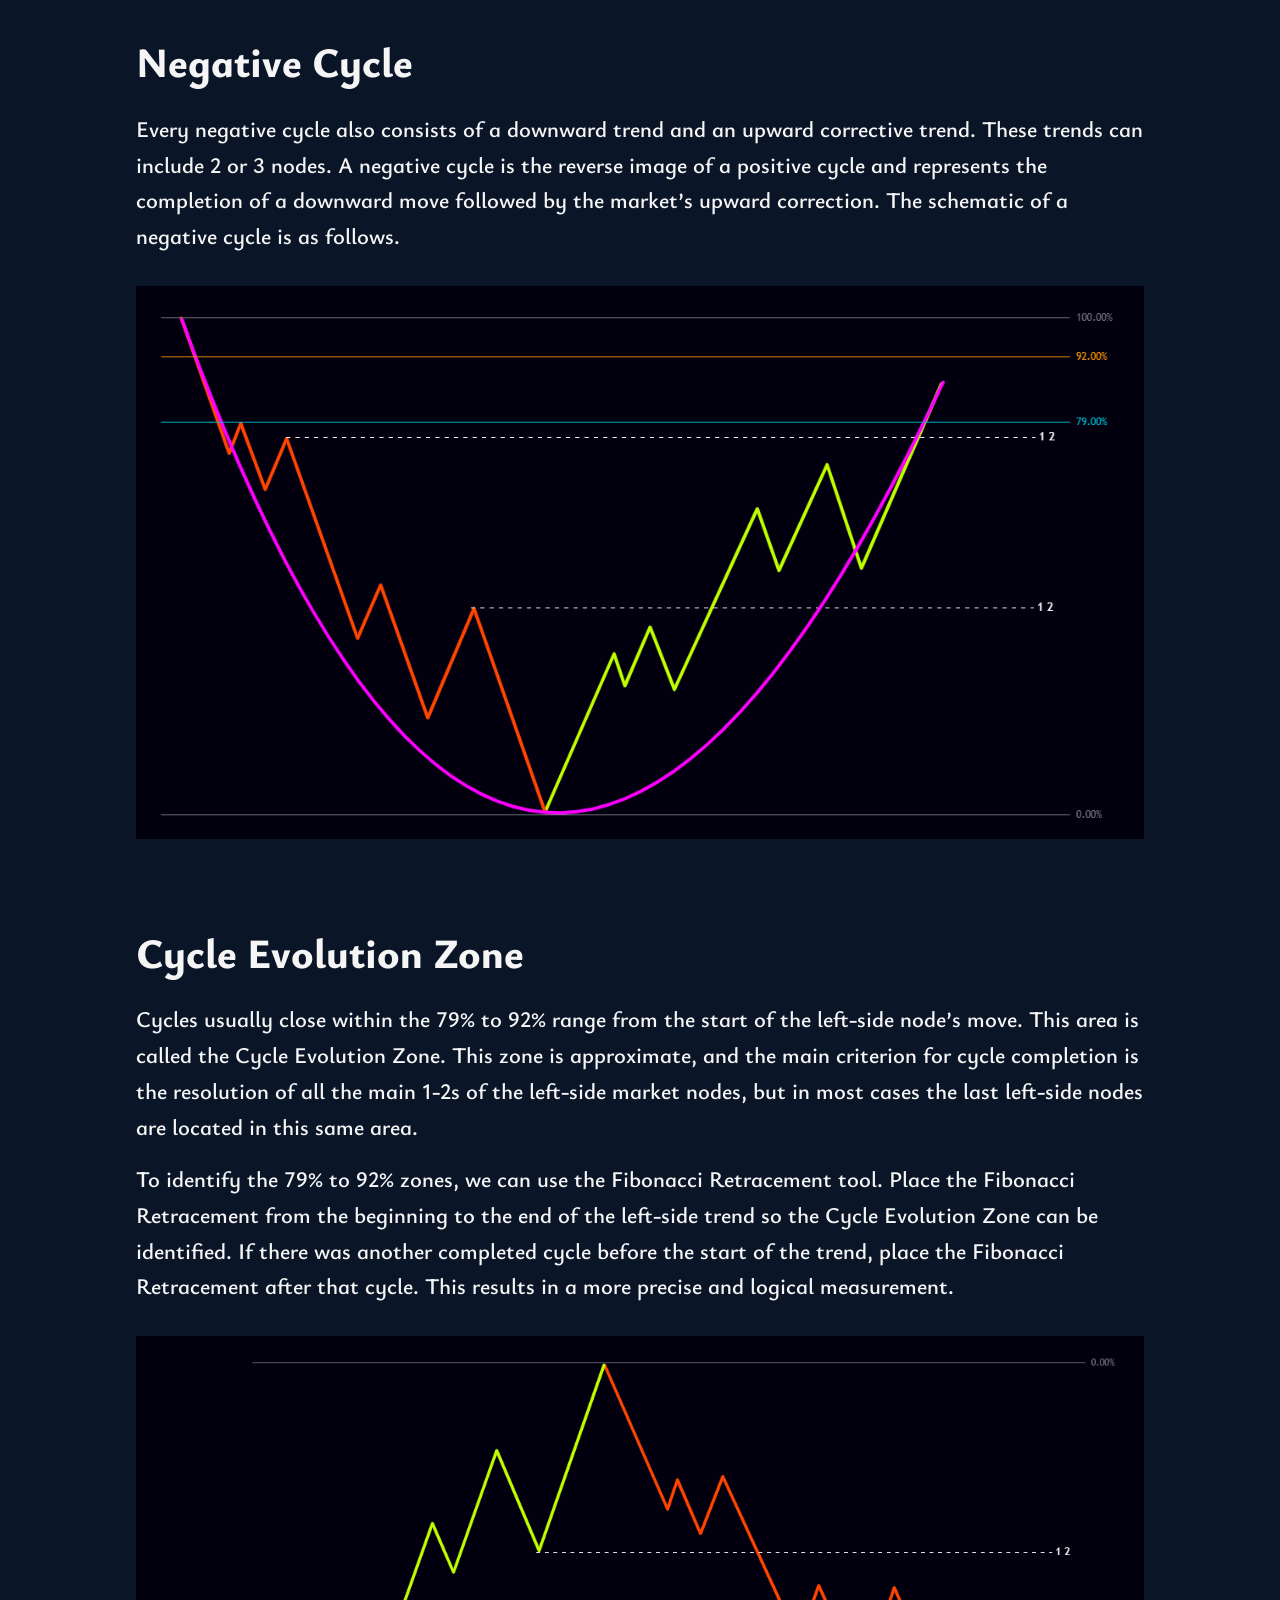
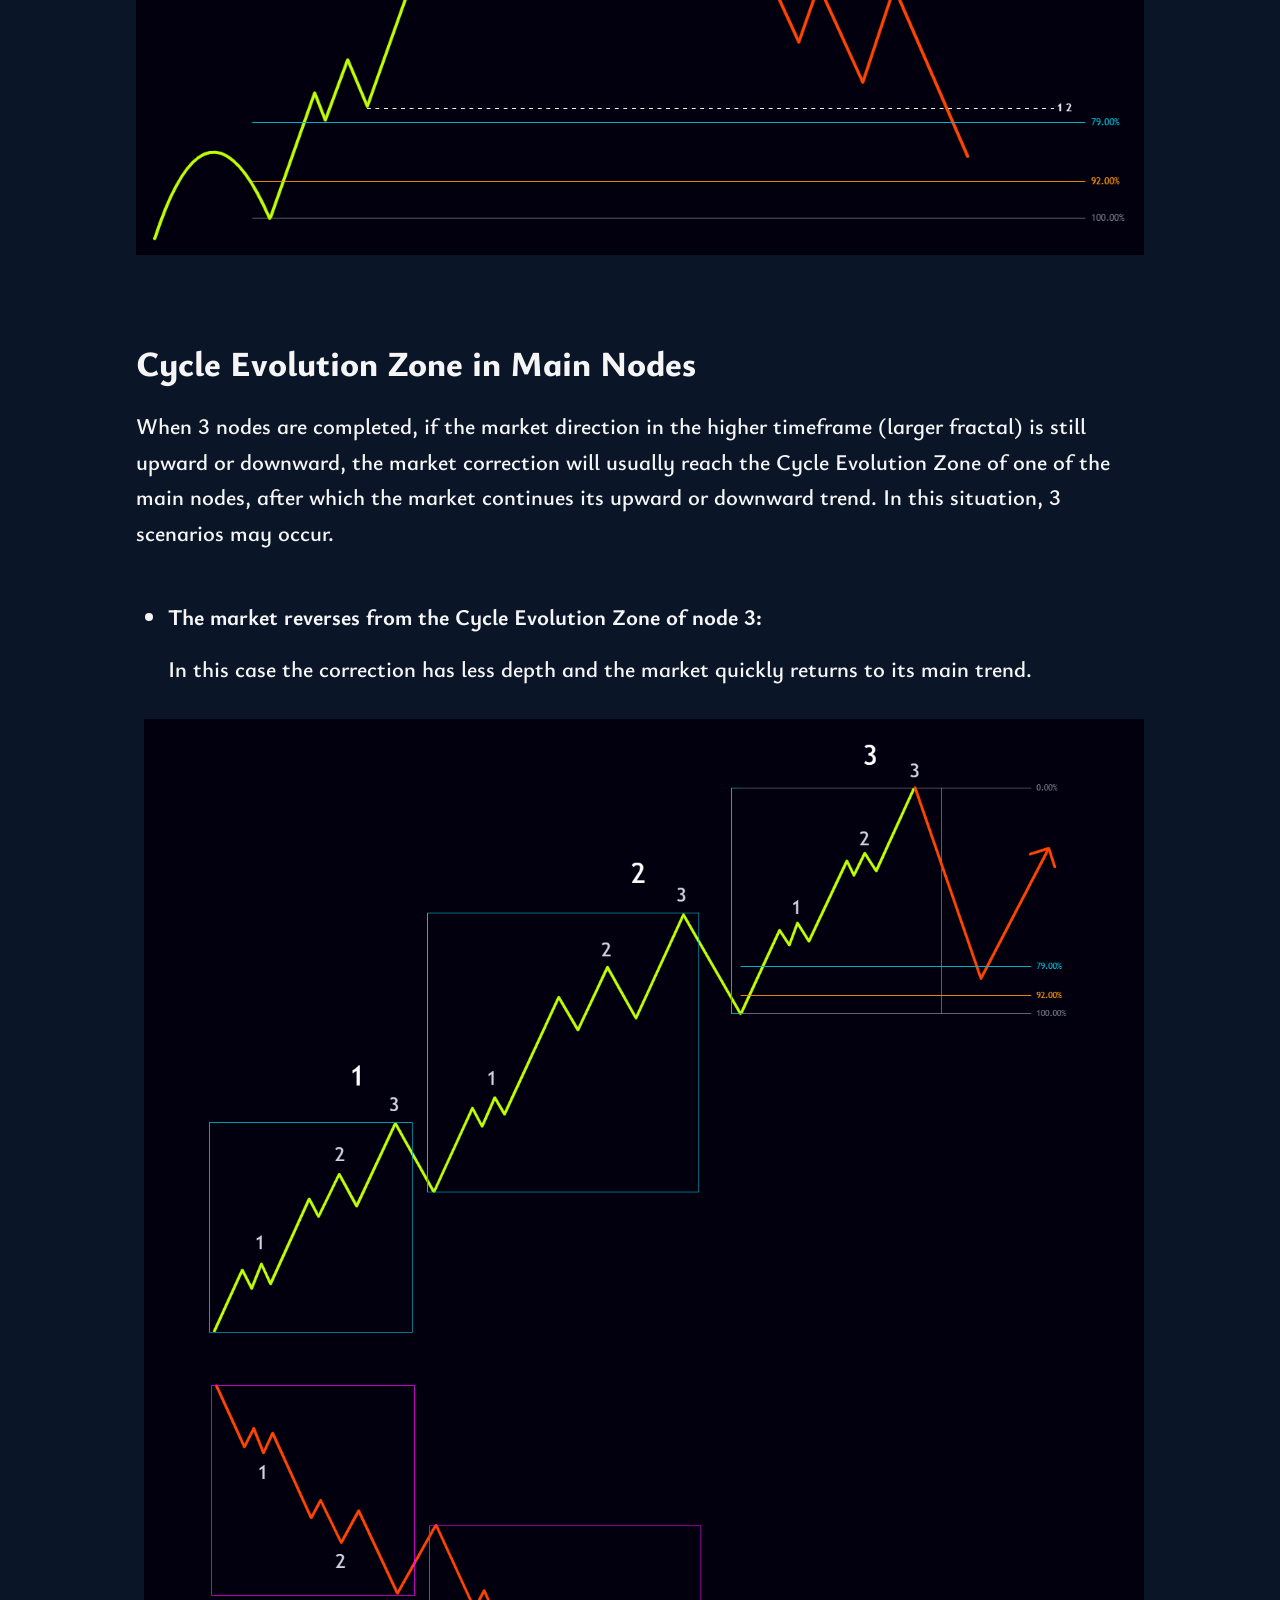
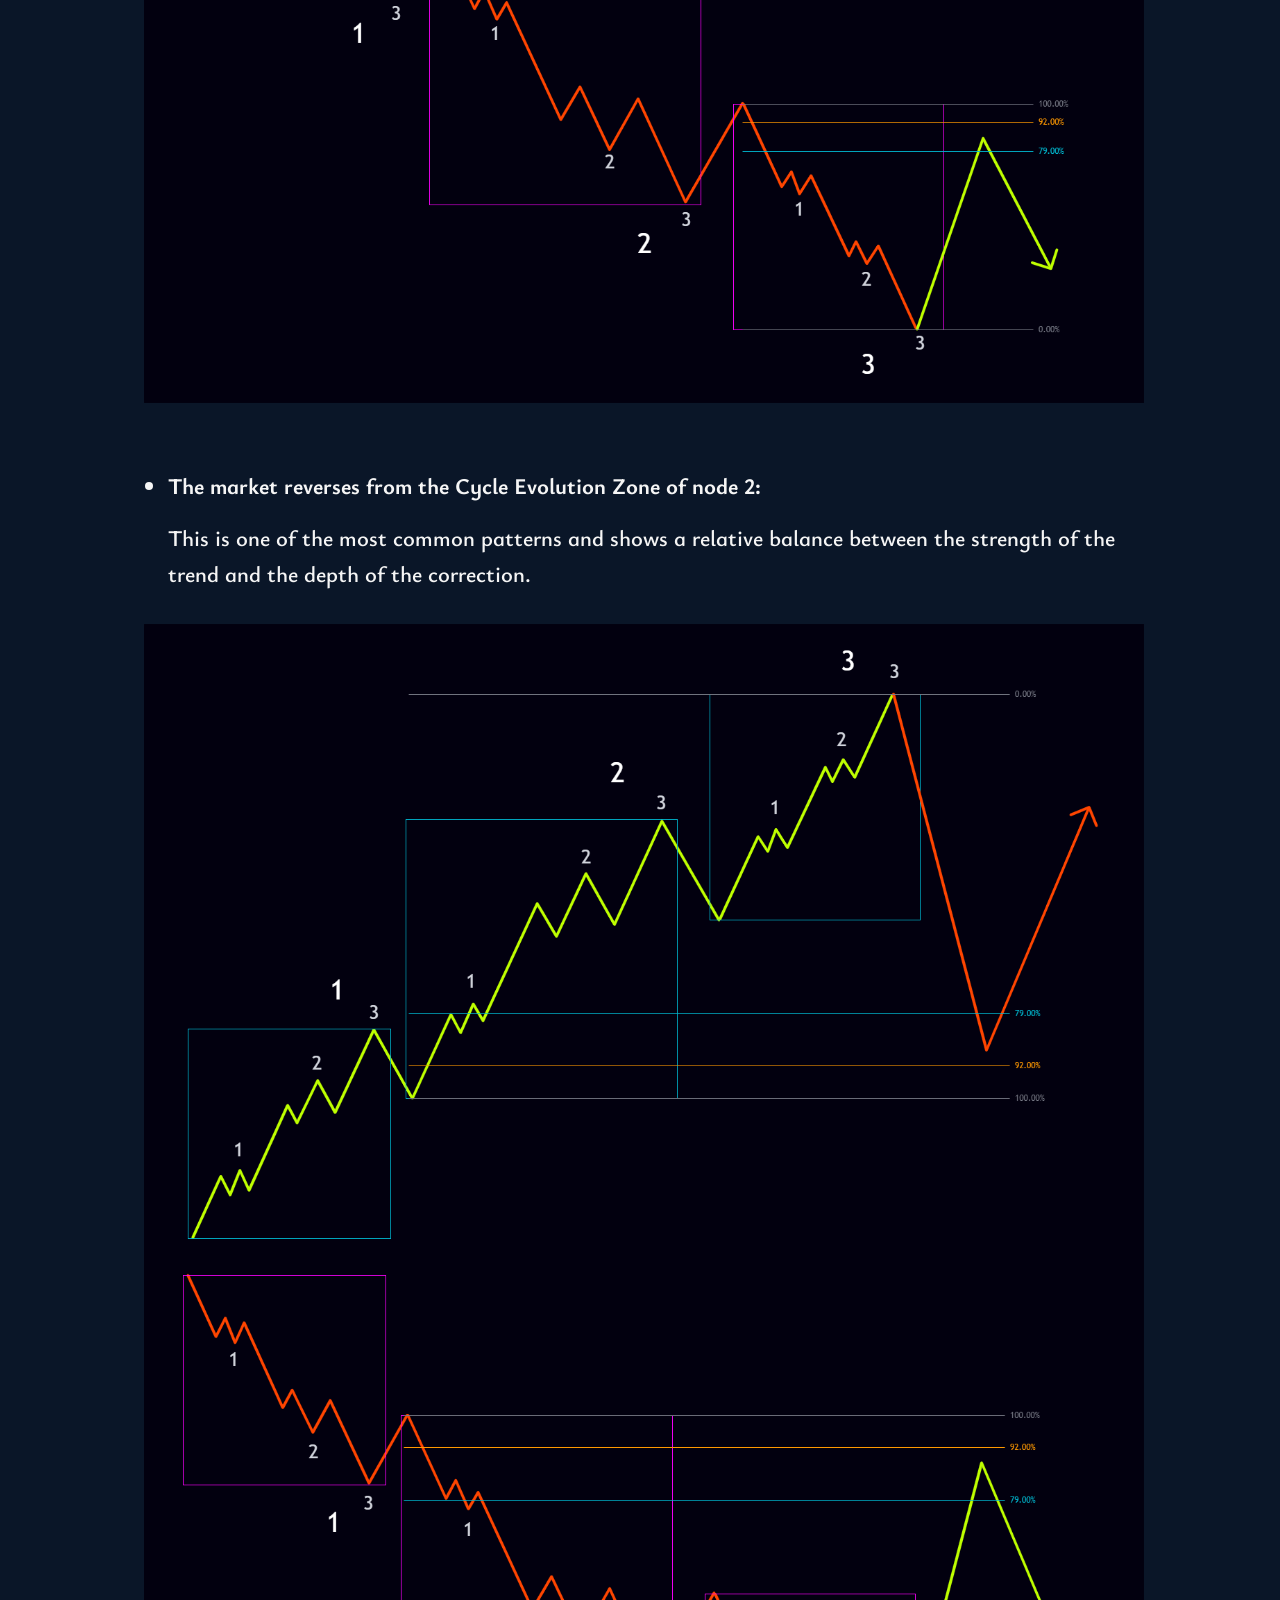
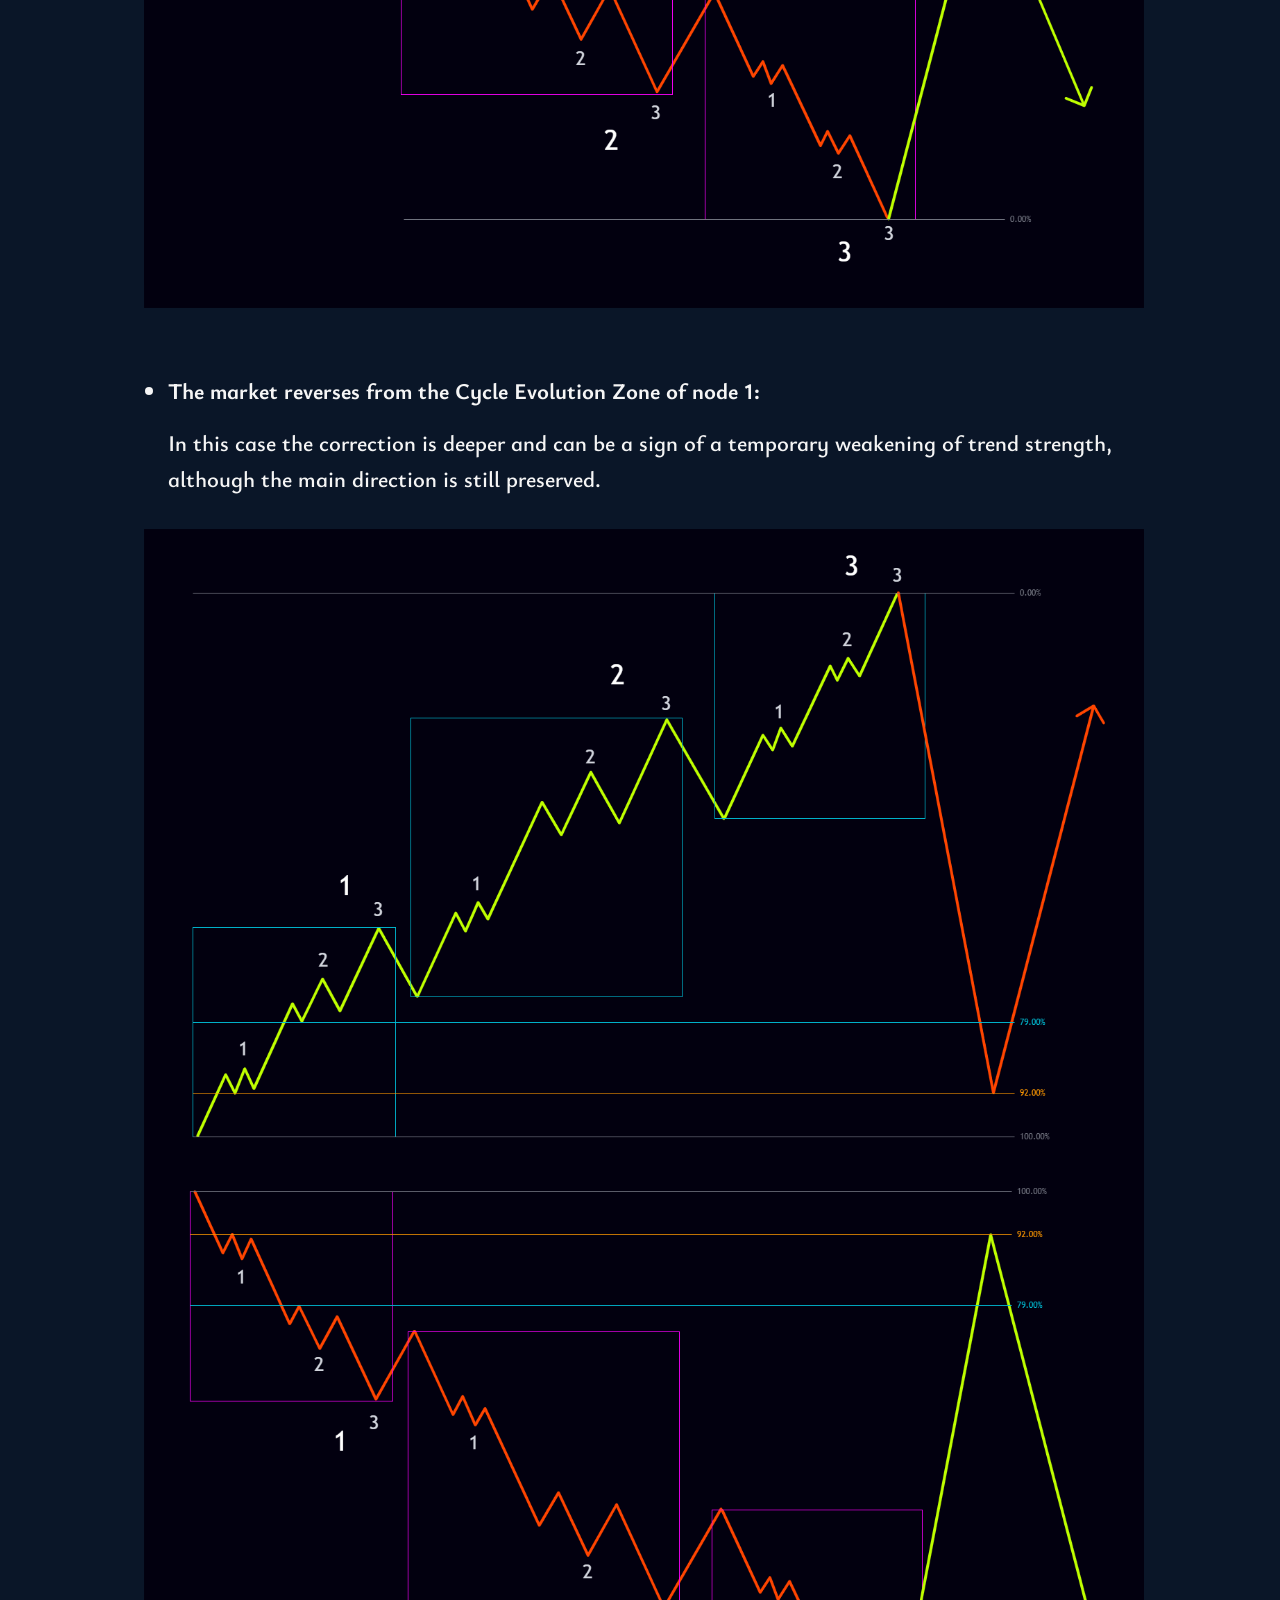
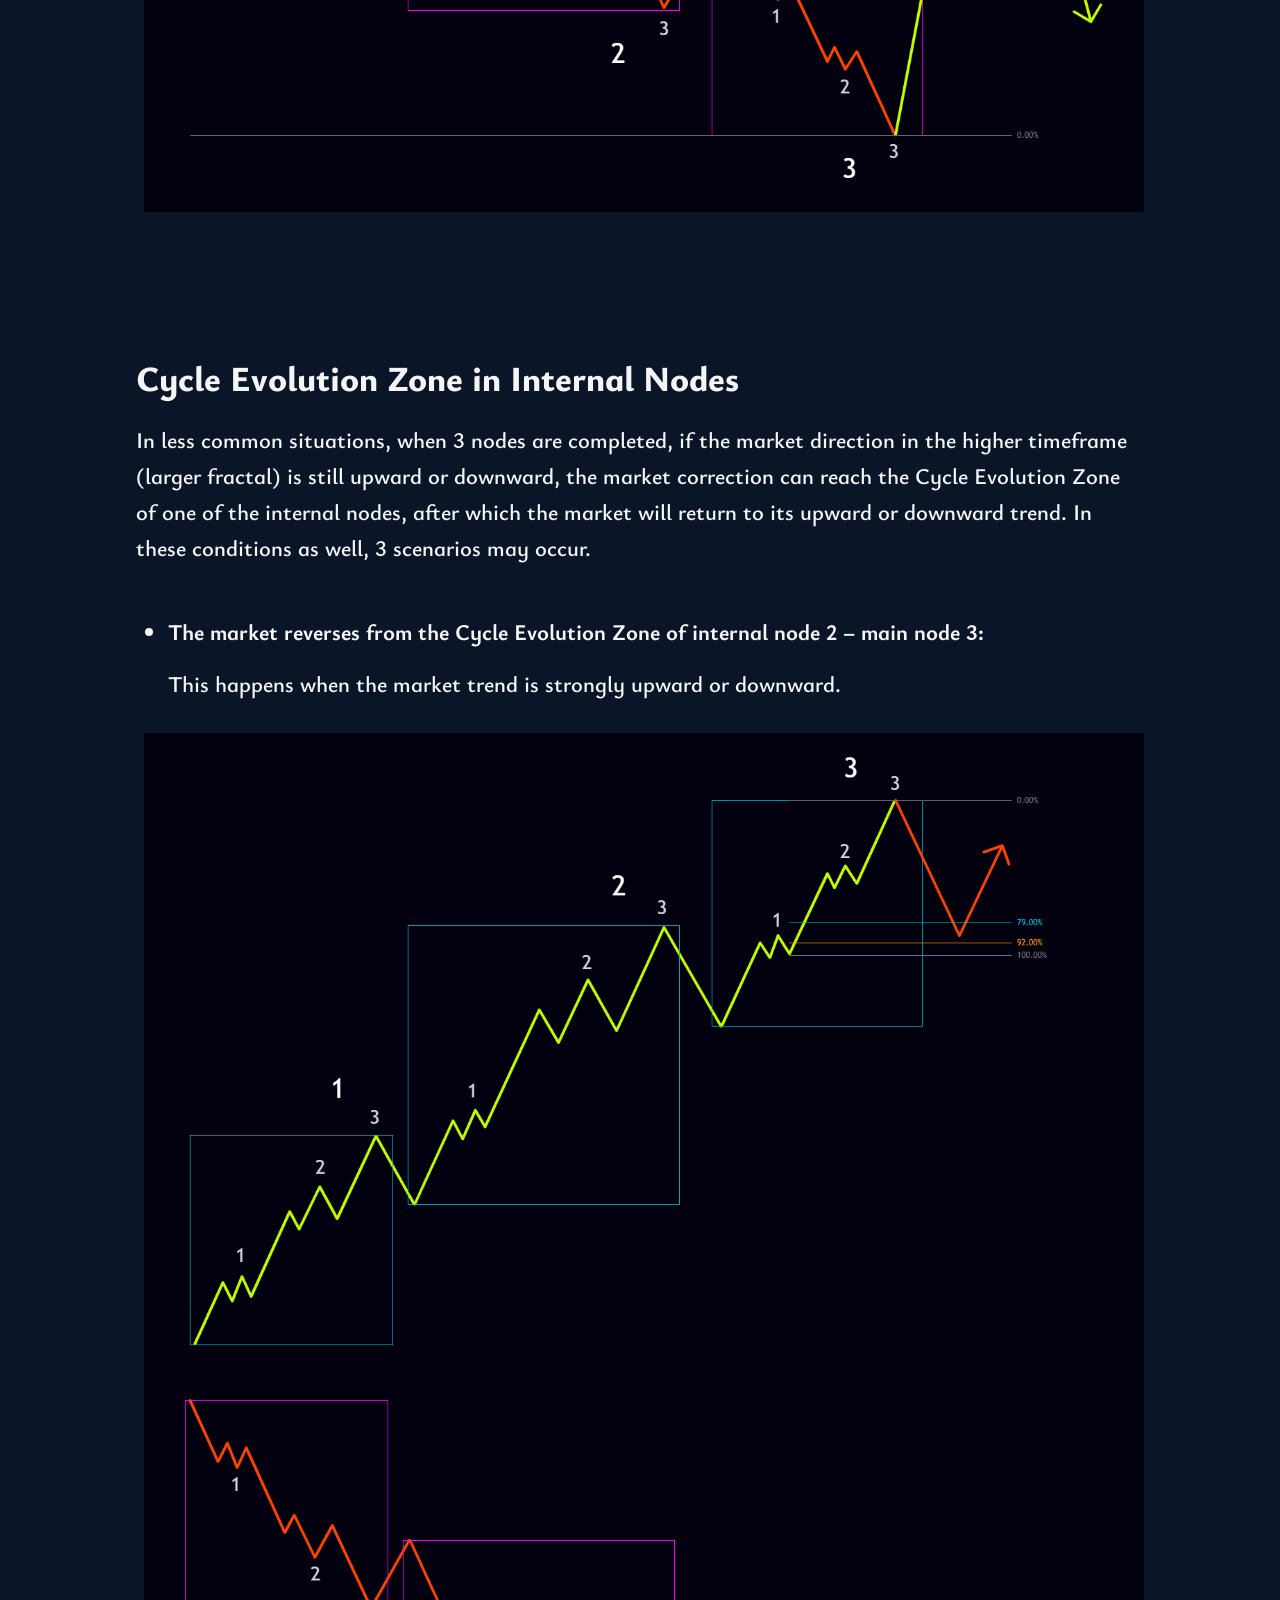
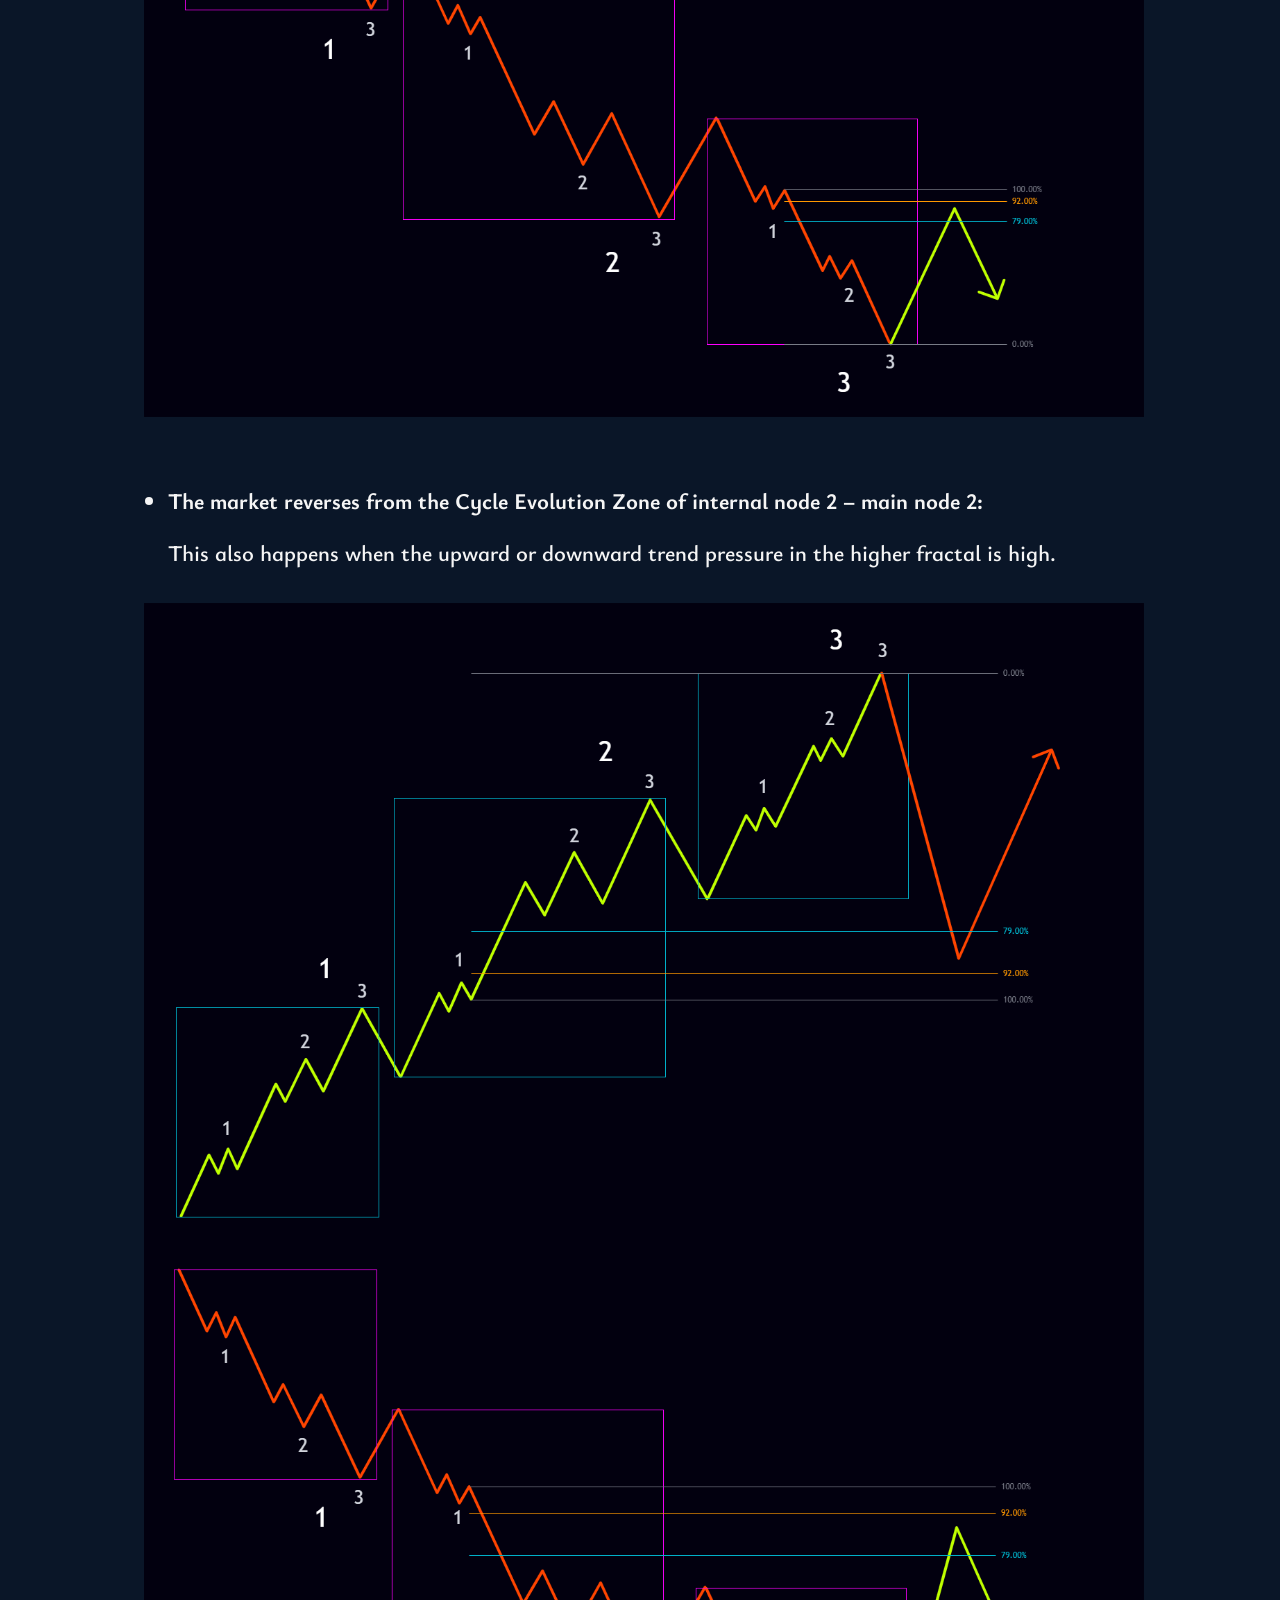
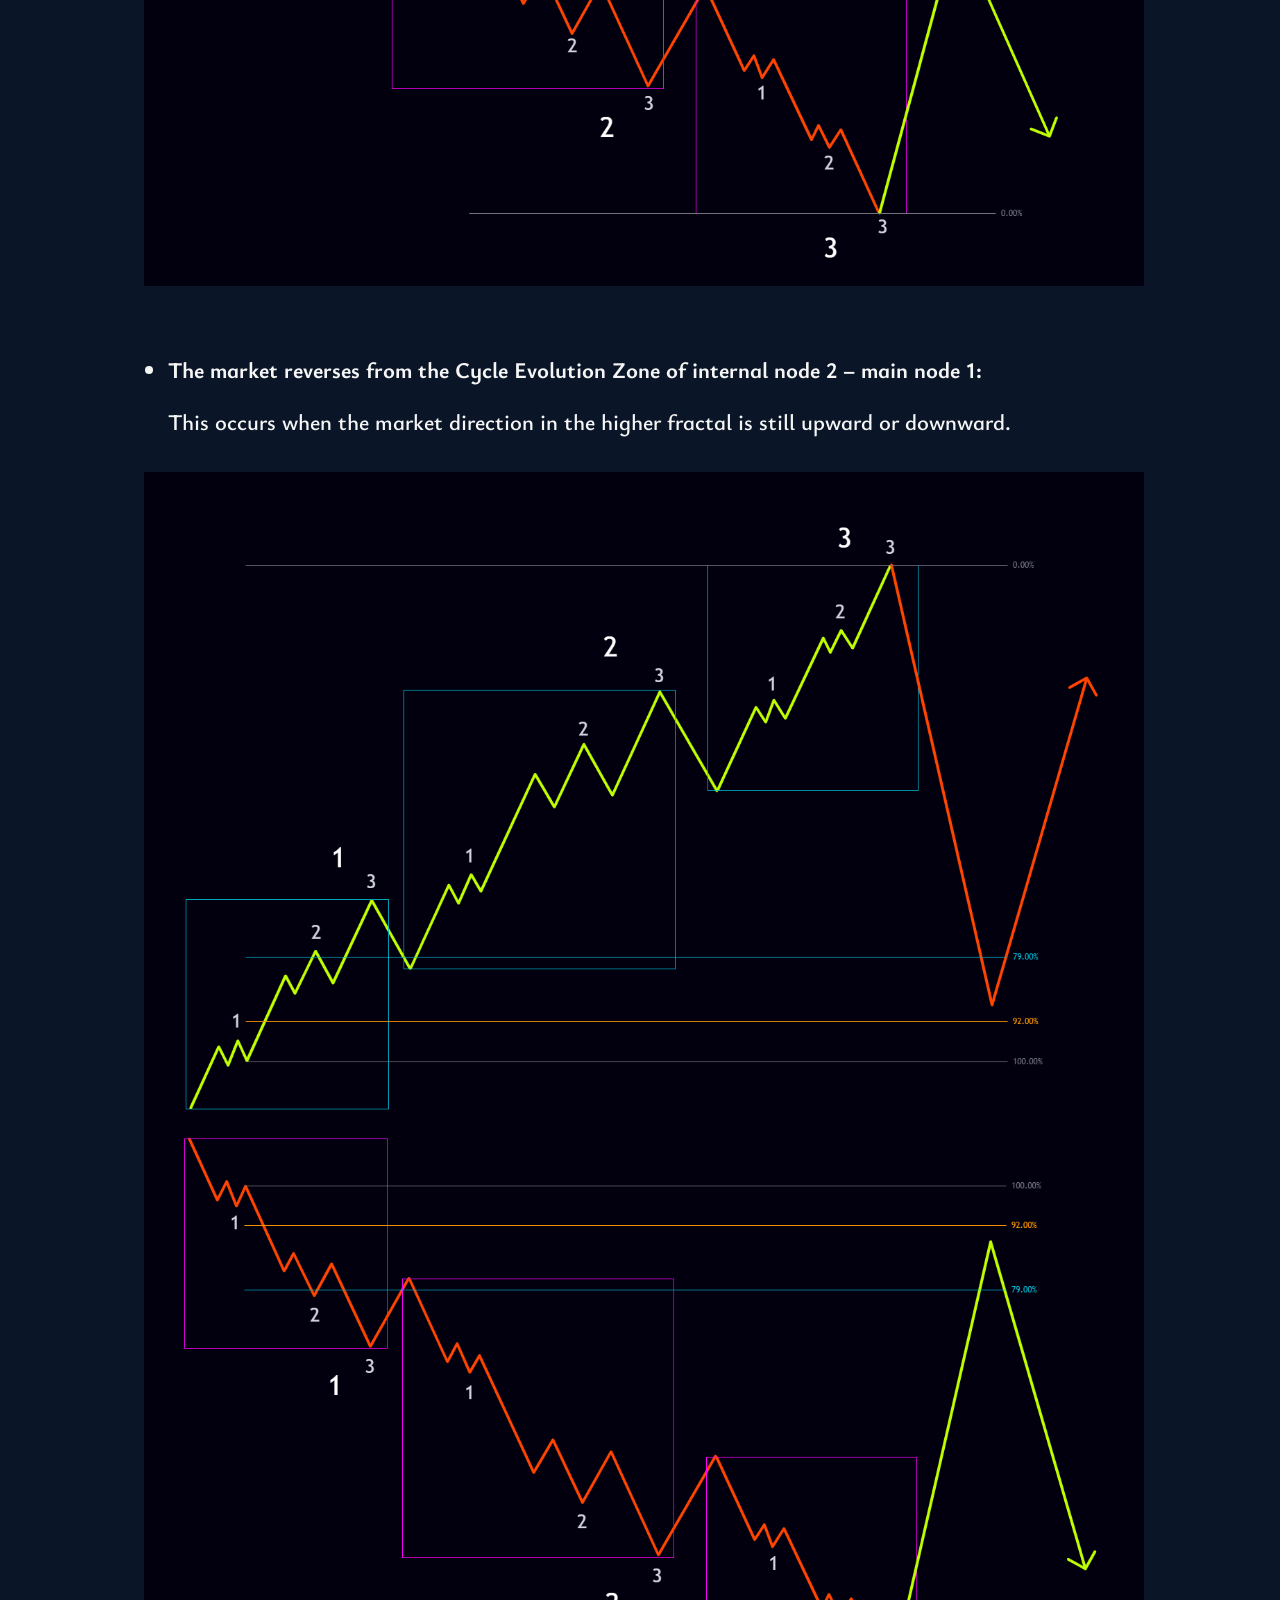
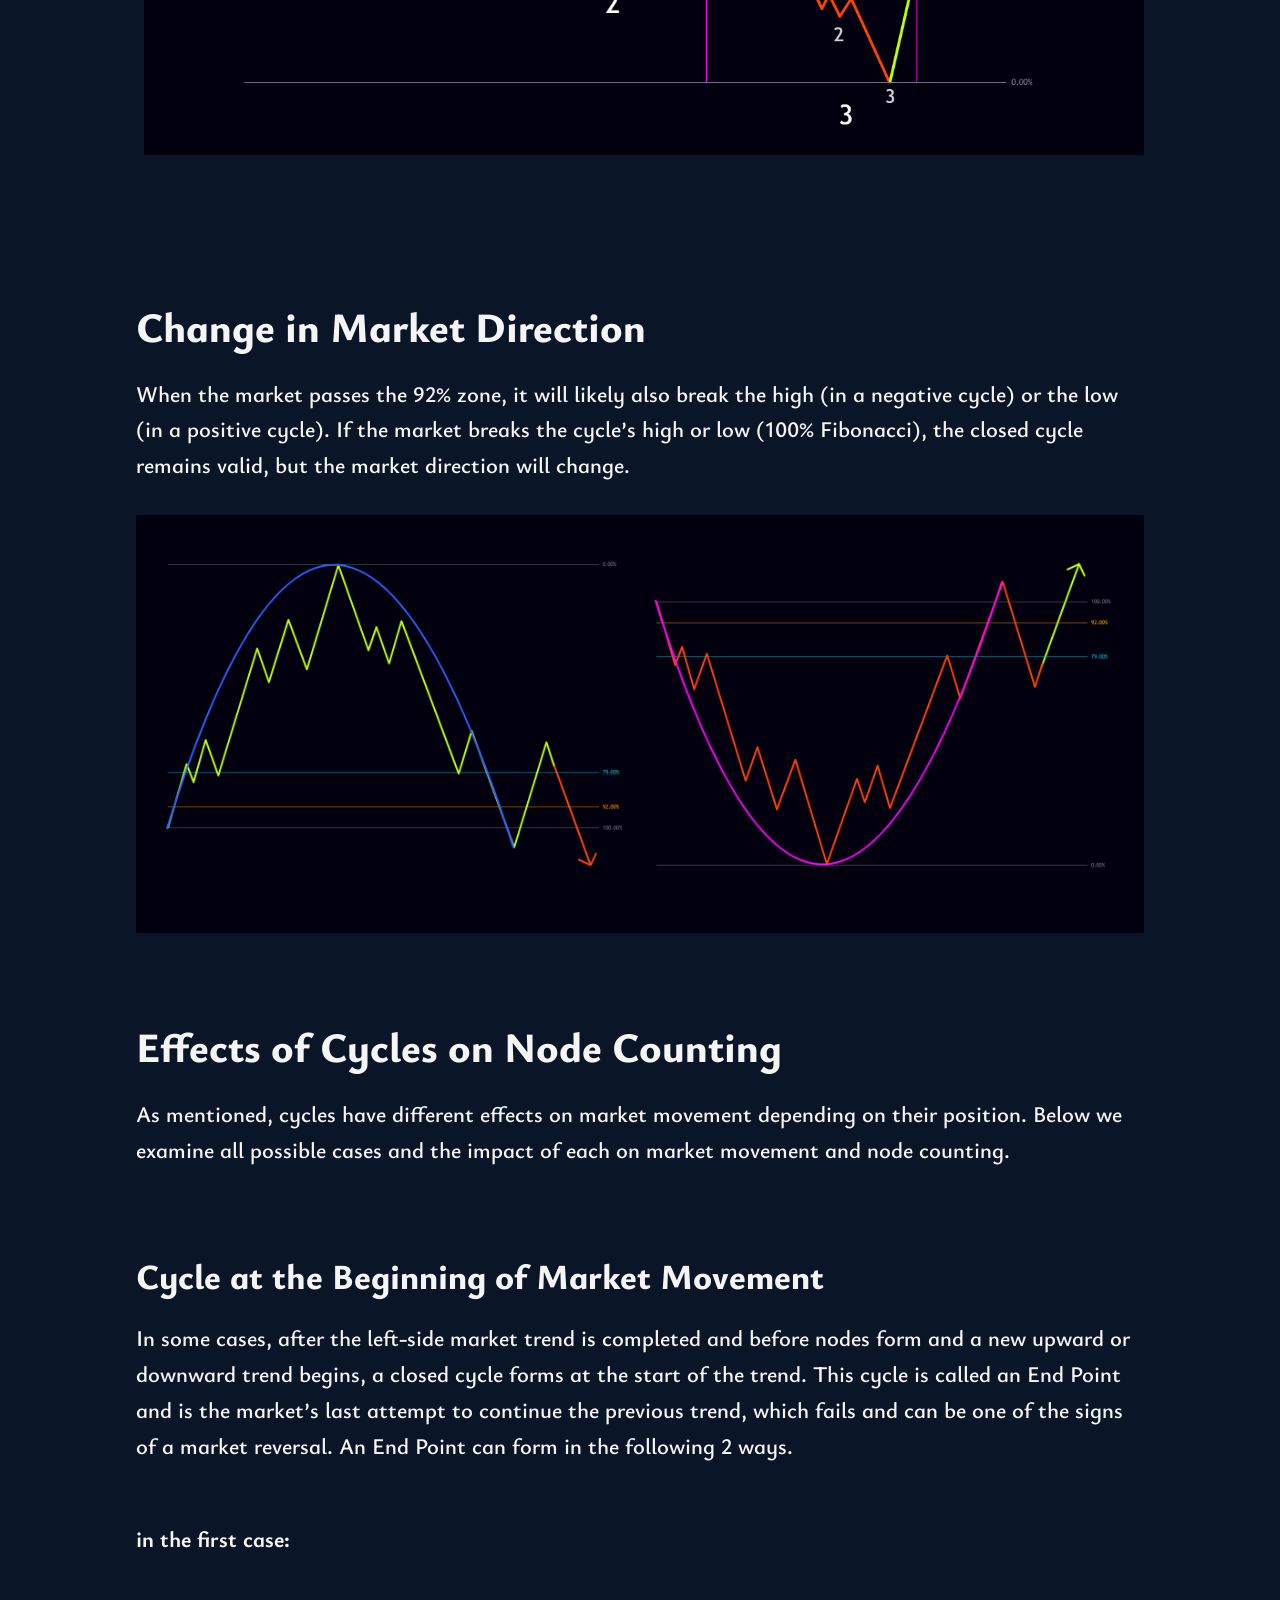
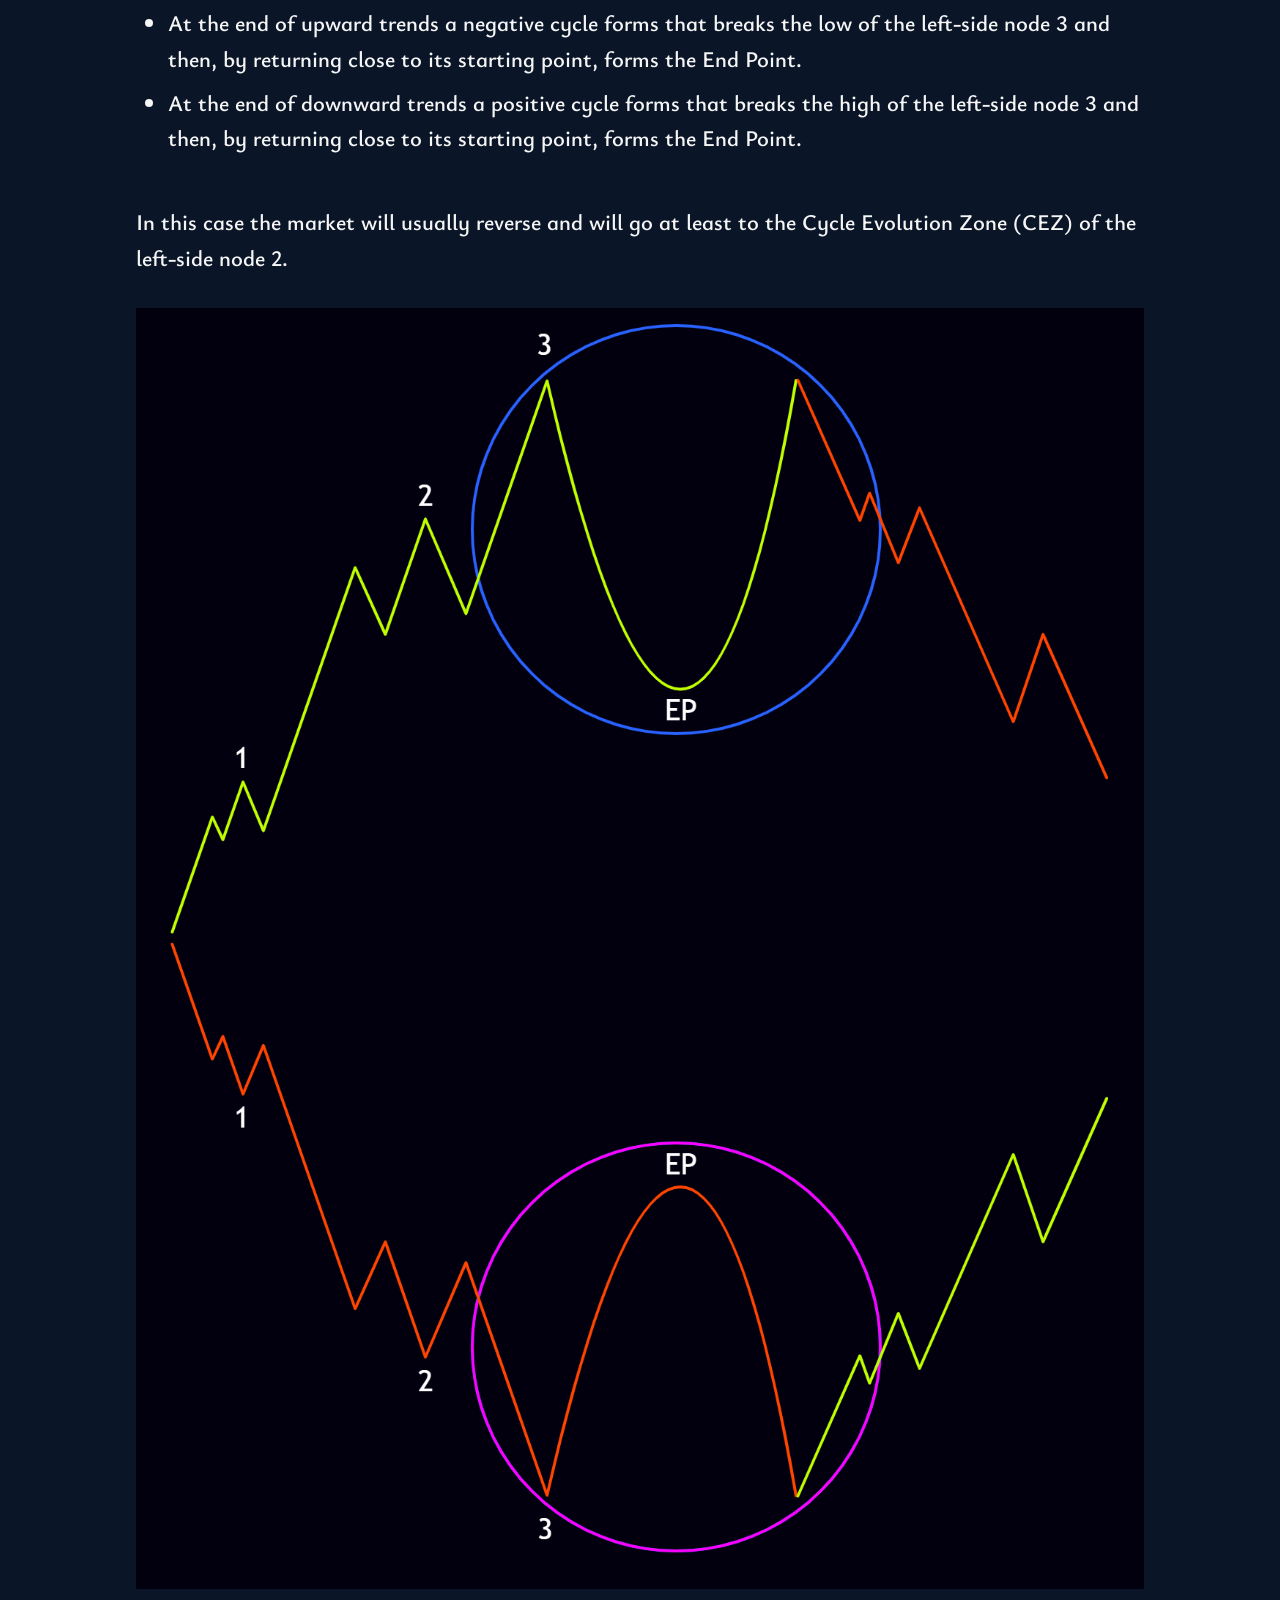
<file: Roadmap/Cycles.html>
<!DOCTYPE html>
<html lang="en">
<head>
  <meta charset="UTF-8">
  <meta name="viewport" content="width=device-width, initial-scale=1.0">
  <title>N2N Trading Strategy - Cycles</title>
  <meta name="description" content="Cycles are recurring patterns in the market that represent the completion of trends">
  <link rel="icon" href="../favicon.ico" sizes="any">
  <link rel="icon" type="image/png" sizes="32x32" href="../favicon-32x32.png">
  <link rel="icon" type="image/png" sizes="16x16" href="../favicon-16x16.png">
  <link rel="apple-touch-icon" sizes="180x180" href="../apple-touch-icon.png">
  <link rel="stylesheet" href="../style.css">
</head>
<body>

  <!-- ========== HERO ========== -->
  <header class="content-hero">
    <nav class="navbar">
      <a href="https://n2ntraders.github.io/N2N/" class="logo">
        <img src="../assets/logo.png" alt="N2N">
      </a>

      <button class="menu-toggle" aria-label="Toggle menu" id="menuToggle">
        <span></span>
        <span></span>
        <span></span>
      </button>

      <ul class="nav-links" id="navLinks">
        <li><a href="https://n2ntraders.github.io/N2N/">Home</a></li>
        <li><a href="https://n2ntraders.github.io/N2N/#roadmap">Roadmap</a></li>
        <li><a href="https://www.youtube.com/@N2NTraders" target="_blank">Youtube</a></li>
        <li><a href="https://t.me/n2ntrading" target="_blank">Telegram</a></li>
      </ul>
    </nav>

    <div class="single-content-title">
      <img src="../assets/3.png" alt="Cycles">
      <h1>Cycles</h1>
    </div>
  </header>

  <!-- ========== Single Content SECTION ========== -->
 <section class="section-single-content">
 <p>When all the Pending 1-2s inside a node are resolved, and the node’s correction continues close to its starting point, that node turns into a cycle. Cycles can be positive or negative and, depending on their position, will have different effects on market movement. A proper understanding of cycles is one of the most important parts of the N2N strategy, because it not only completes the market structure but also has a direct impact on node counting and predicting the market’s next direction.</p>

<h2>Positive Cycle</h2>
<p>Every positive cycle consists of an upward trend and a downward corrective trend. These trends can include 2 or 3 nodes. In fact, a positive cycle represents the completion of an upward move followed by its downward correction. The schematic of a positive cycle is as follows.</p>
<img src="./Cycles/Positive-Cycle.png" alt="Positive Cycle">


<h2>Negative Cycle</h2>
<p>Every negative cycle also consists of a downward trend and an upward corrective trend. These trends can include 2 or 3 nodes. A negative cycle is the reverse image of a positive cycle and represents the completion of a downward move followed by the market’s upward correction. The schematic of a negative cycle is as follows.</p>
<img src="./Cycles/Negative-Cycle.png" alt="Negative Cycle">

<h2>Cycle Evolution Zone</h2>
<p>Cycles usually close within the 79% to 92% range from the start of the left-side node’s move. This area is called the Cycle Evolution Zone. This zone is approximate, and the main criterion for cycle completion is the resolution of all the main 1-2s of the left-side market nodes, but in most cases the last left-side nodes are located in this same area.</p>
<p>To identify the 79% to 92% zones, we can use the Fibonacci Retracement tool. Place the Fibonacci Retracement from the beginning to the end of the left-side trend so the Cycle Evolution Zone can be identified. If there was another completed cycle before the start of the trend, place the Fibonacci Retracement after that cycle. This results in a more precise and logical measurement.</p>
<img src="./Cycles/Cycle-Evolution-Zone.png" alt="Cycle Evolution Zone">


<h3>Cycle Evolution Zone in Main Nodes</h3>
<p>When 3 nodes are completed, if the market direction in the higher timeframe (larger fractal) is still upward or downward, the market correction will usually reach the Cycle Evolution Zone of one of the main nodes, after which the market continues its upward or downward trend. In this situation, 3 scenarios may occur.</p>
<ul>
<li><strong>The market reverses from the Cycle Evolution Zone of node 3:</strong>
<p>In this case the correction has less depth and the market quickly returns to its main trend.</p></li>
<img src="./Cycles/CEZ-5UD.png" alt="Cycle Evolution Zone of node 3">
<br>

<li><strong>The market reverses from the Cycle Evolution Zone of node 2:</strong>
<p>This is one of the most common patterns and shows a relative balance between the strength of the trend and the depth of the correction.</p></li>
<img src="./Cycles/CEZ-3UD.png" alt="Cycle Evolution Zone of node 2">
<br>

<li><strong>The market reverses from the Cycle Evolution Zone of node 1:</strong>
<p>In this case the correction is deeper and can be a sign of a temporary weakening of trend strength, although the main direction is still preserved.</p></li>
<img src="./Cycles/CEZ-1UD.png" alt="Cycle Evolution Zone of node 1">
<br>
</ul>

<h3>Cycle Evolution Zone in Internal Nodes</h3>
<p>In less common situations, when 3 nodes are completed, if the market direction in the higher timeframe (larger fractal) is still upward or downward, the market correction can reach the Cycle Evolution Zone of one of the internal nodes, after which the market will return to its upward or downward trend. In these conditions as well, 3 scenarios may occur.</p>
<ul>
<li><strong>The market reverses from the Cycle Evolution Zone of internal node 2 – main node 3:</strong>
<p>This happens when the market trend is strongly upward or downward.</p></li>
<img src="./Cycles/CEZ-6UD.png" alt="Cycle Evolution Zone of internal node 2 – main node 3">
<br>

<li><strong>The market reverses from the Cycle Evolution Zone of internal node 2 – main node 2:</strong>
<p>This also happens when the upward or downward trend pressure in the higher fractal is high.</p></li>
<img src="./Cycles/CEZ-4UD.png" alt="Cycle Evolution Zone of internal node 2 – main node 2">
<br>

<li><strong>The market reverses from the Cycle Evolution Zone of internal node 2 – main node 1:</strong>
<p>This occurs when the market direction in the higher fractal is still upward or downward.</p></li>
<img src="./Cycles/CEZ-2UD.png" alt="Cycle Evolution Zone of internal node 2 – main node 1">
<br>

</ul>

<h2>Change in Market Direction</h2>
<p>When the market passes the 92% zone, it will likely also break the high (in a negative cycle) or the low (in a positive cycle). If the market breaks the cycle’s high or low (100% Fibonacci), the closed cycle remains valid, but the market direction will change.</p>
<img src="./Cycles/Cycle-Direction.png" alt="Change in Market Direction">


<h2>Effects of Cycles on Node Counting</h2>
<p>As mentioned, cycles have different effects on market movement depending on their position. Below we examine all possible cases and the impact of each on market movement and node counting.</p>

<h3>Cycle at the Beginning of Market Movement</h3>
<p>In some cases, after the left-side market trend is completed and before nodes form and a new upward or downward trend begins, a closed cycle forms at the start of the trend. This cycle is called an End Point and is the market’s last attempt to continue the previous trend, which fails and can be one of the signs of a market reversal. An End Point can form in the following 2 ways.</p>
<br>
<p><strong>in the first case:</strong></p>
<ul>
<li>At the end of upward trends a negative cycle forms that breaks the low of the left-side node 3 and then, by returning close to its starting point, forms the End Point.</li>
<li>At the end of downward trends a positive cycle forms that breaks the high of the left-side node 3 and then, by returning close to its starting point, forms the End Point.</li>
</ul>
<p>In this case the market will usually reverse and will go at least to the Cycle Evolution Zone (CEZ) of the left-side node 2.</p>
<img src="./Cycles/Big-EP.png" alt="Big End Point">
<br>

<p><strong>In the second case:</strong></p>
<ul>
<li>At the end of upward trends a negative cycle forms that does not break the low of the left-side node 3 and then, by returning close to its starting point, forms the End Point.</li>
<li>At the end of downward trends a positive cycle forms that does not break the high of the left-side node 3 and then, by returning close to its starting point, forms the End Point.</li>
</ul>
<p>In this case a market reversal is not certain, and after resolving the Pending 1-2s inside the left-side node 3, the market may continue its upward or downward move.</p>
<img src="./Cycles/Small-EP.png" alt="Small End Point">
<br>
<p>It is possible that after node 3 is completed, the market forms several End Point cycles and then the market direction changes. These patterns are usually seen at important market peaks or bottoms.</p>
<img src="./Cycles/Multi-EPs.png" alt="Multiple End Points">
<br>

<h3>Cycle After Node 1</h3>
<p>If a cycle closes after node 1, that cycle can form in the following 2 ways:</p>
<ul>
<li>In upward trends the formed cycle does not break the high of node 1, and in downward trends the formed cycle does not break the low of node 1. In this case the formed cycle has no effect on node counting and will be part of node 2.</li>
<img src="./Cycles/Node-1-Cycle.png" alt="Cycle After Node 1">
<br>

<li>In upward trends the formed cycle breaks the high of node 1, and in downward trends the formed cycle breaks the low of node 1. In this case the formed cycle will be attached to node 1 and the counting of node 2 starts from the end point of the closed cycle. If several cycles form in the same way after node 1, all of them will be attached to node 1.</li>
<img src="./Cycles/Node-1+Cycle.png" alt="Cycle After Node 1">
<br>
</ul>

<h3>Cycle After Node 2</h3>
<p>If a cycle closes after node 2, that cycle can form in the following 2 ways:</p>
<ul>
<li>In upward trends the formed cycle does not break the high of node 2, and in downward trends the formed cycle does not break the low of node 2. In this case the formed cycle has no effect on node counting and will be part of node 3.</li>
<img src="./Cycles/Node-2-Cycle.png" alt="Cycle After Node 2">
<br>

<li>In upward trends the formed cycle breaks the high of node 2, and in downward trends the formed cycle breaks the low of node 2. In this case, according to standard counting, the formed cycle will be node 3.</li>
<img src="./Cycles/Node-2+Cycle.png" alt="Cycle After Node 2">
<br>
</ul>

<h3>Cycle After Node 3</h3>
<p>If a cycle closes after node 3, that cycle can form in the following 2 ways:</p>
<ul>
<li>In upward trends the formed cycle does not break the high of node 3, and in downward trends the formed cycle does not break the low of node 3. In this case the formed cycle has no effect on node counting, but if the market continues its upward or downward path, the previous 3 nodes can become a new larger node 1 and the market can start forming a larger node 2.</li>
<img src="./Cycles/Node-3+Cycle.png" alt="Cycle After Node 3">
<br>

<li>In upward trends the formed cycle breaks the high of node 3 and then returns below node 3, and in downward trends the formed cycle breaks the low of node 3 and then returns above node 3. In this case the formed cycle will be an Anchor that price will eventually break through, and the previous 3 nodes together with the Anchor will form a new larger node 1.</li>
<img src="./Cycles/Node-3+Anchor.png" alt="Cycle After Node 3">
<br>

</ul>

<p>Overall, cycles play a key role in completing market structure and determining the next direction of price. Correctly identifying the type of cycle, its evolution zone, and its effect on node counting helps the trader anticipate different scenarios in advance and make more precise decisions.</p>



<div class="content-footer">
<a href="https://n2ntraders.github.io/N2N/Roadmap/Nodes" class="prev-next-btn"><svg xmlns="http://www.w3.org/2000/svg" width="30" height="30" fill="currentColor" class="bi bi-arrow-left-circle" viewBox="0 0 16 16">
  <path fill-rule="evenodd" d="M1 8a7 7 0 1 0 14 0A7 7 0 0 0 1 8m15 0A8 8 0 1 1 0 8a8 8 0 0 1 16 0m-4.5-.5a.5.5 0 0 1 0 1H5.707l2.147 2.146a.5.5 0 0 1-.708.708l-3-3a.5.5 0 0 1 0-.708l3-3a.5.5 0 1 1 .708.708L5.707 7.5z"/>
</svg>Nodes</a>

<a href="https://n2ntraders.github.io/N2N/Roadmap/Sequence" class="prev-next-btn">Sequence<svg xmlns="http://www.w3.org/2000/svg" width="30" height="30" fill="currentColor" class="bi bi-arrow-right-circle" viewBox="0 0 16 16">
  <path fill-rule="evenodd" d="M1 8a7 7 0 1 0 14 0A7 7 0 0 0 1 8m15 0A8 8 0 1 1 0 8a8 8 0 0 1 16 0M4.5 7.5a.5.5 0 0 0 0 1h5.793l-2.147 2.146a.5.5 0 0 0 .708.708l3-3a.5.5 0 0 0 0-.708l-3-3a.5.5 0 1 0-.708.708L10.293 7.5z"/>
</svg></a>
</div>

</section>

<button id="backToTop" class="back-to-top" title="Back to top">↑</button>

  <!-- ========== Footer SECTION ========== -->

<footer class="footer-section">
  
  <p>All the materials provided on this website are completely free. You are welcome to use, copy, and share them without any restrictions. If you found this content useful and would like to support our work, you can make a voluntary donation to any of the wallet addresses below. Your support helps us continue creating and sharing free educational resources.</p>

  <div class="wallets">
    <div class="wallet-item">
      <strong>BTC:</strong>
      <div class="wallet-row">
        <code id="btc-address">bc1qym9lejsaknw9axe5nx6s7mtfkjrgjhks4mguan</code>
        <button class="copy-btn" onclick="copyAddress('btc-address', this)">Copy</button>
      </div>
    </div>

    <div class="wallet-item">
      <strong>ETH Chain:</strong>
      <div class="wallet-row">
        <code id="eth-address">0xcF54827cC168527Cc98213b9511252F936219002</code>
        <button class="copy-btn" onclick="copyAddress('eth-address', this)">Copy</button>
      </div>
    </div>

    <div class="wallet-item">
      <strong>BNB Chain:</strong>
      <div class="wallet-row">
        <code id="bnb-address">TXYZopYRdj2D9XRtbG411XZZ3kM5VkAeBf</code>
        <button class="copy-btn" onclick="copyAddress('bnb-address', this)">Copy</button>
      </div>
    </div>

        <div class="wallet-item">
      <strong>Solana Chain:</strong>
      <div class="wallet-row">
        <code id="sol-address">2UZGJaLvzGqgQ6TpHt2W93yEPzbhaiXhUDxL11PK47bP</code>
        <button class="copy-btn" onclick="copyAddress('sol-address', this)">Copy</button>
      </div>
    </div>
        <div class="wallet-item">
      <strong>Polygon Chain:</strong>
      <div class="wallet-row">
        <code id="polygon-address">0xcF54827cC168527Cc98213b9511252F936219002</code>
        <button class="copy-btn" onclick="copyAddress('polygon-address', this)">Copy</button>
      </div>
    </div>

        <div class="wallet-item">
      <strong>Tron Chain:</strong>
      <div class="wallet-row">
        <code id="tron-address">THVxcnnbtUfg76VfLZkXHNaoGHwgm3LPsx</code>
        <button class="copy-btn" onclick="copyAddress('tron-address', this)">Copy</button>
      </div>
    </div>
    <div class="wallet-item">
      <strong>Arbitrum Chain:</strong>
      <div class="wallet-row">
        <code id="arbitrum-address">0xcF54827cC168527Cc98213b9511252F936219002</code>
        <button class="copy-btn" onclick="copyAddress('arbitrum-address', this)">Copy</button>
      </div>
    </div>
        <div class="wallet-item">
      <strong>Base Chain:</strong>
      <div class="wallet-row">
        <code id="base-address">0xcF54827cC168527Cc98213b9511252F936219002</code>
        <button class="copy-btn" onclick="copyAddress('base-address', this)">Copy</button>
      </div>
    </div>
  </div>
</footer>



  <script src="../script.js"></script>
</body>
</html>
</file>
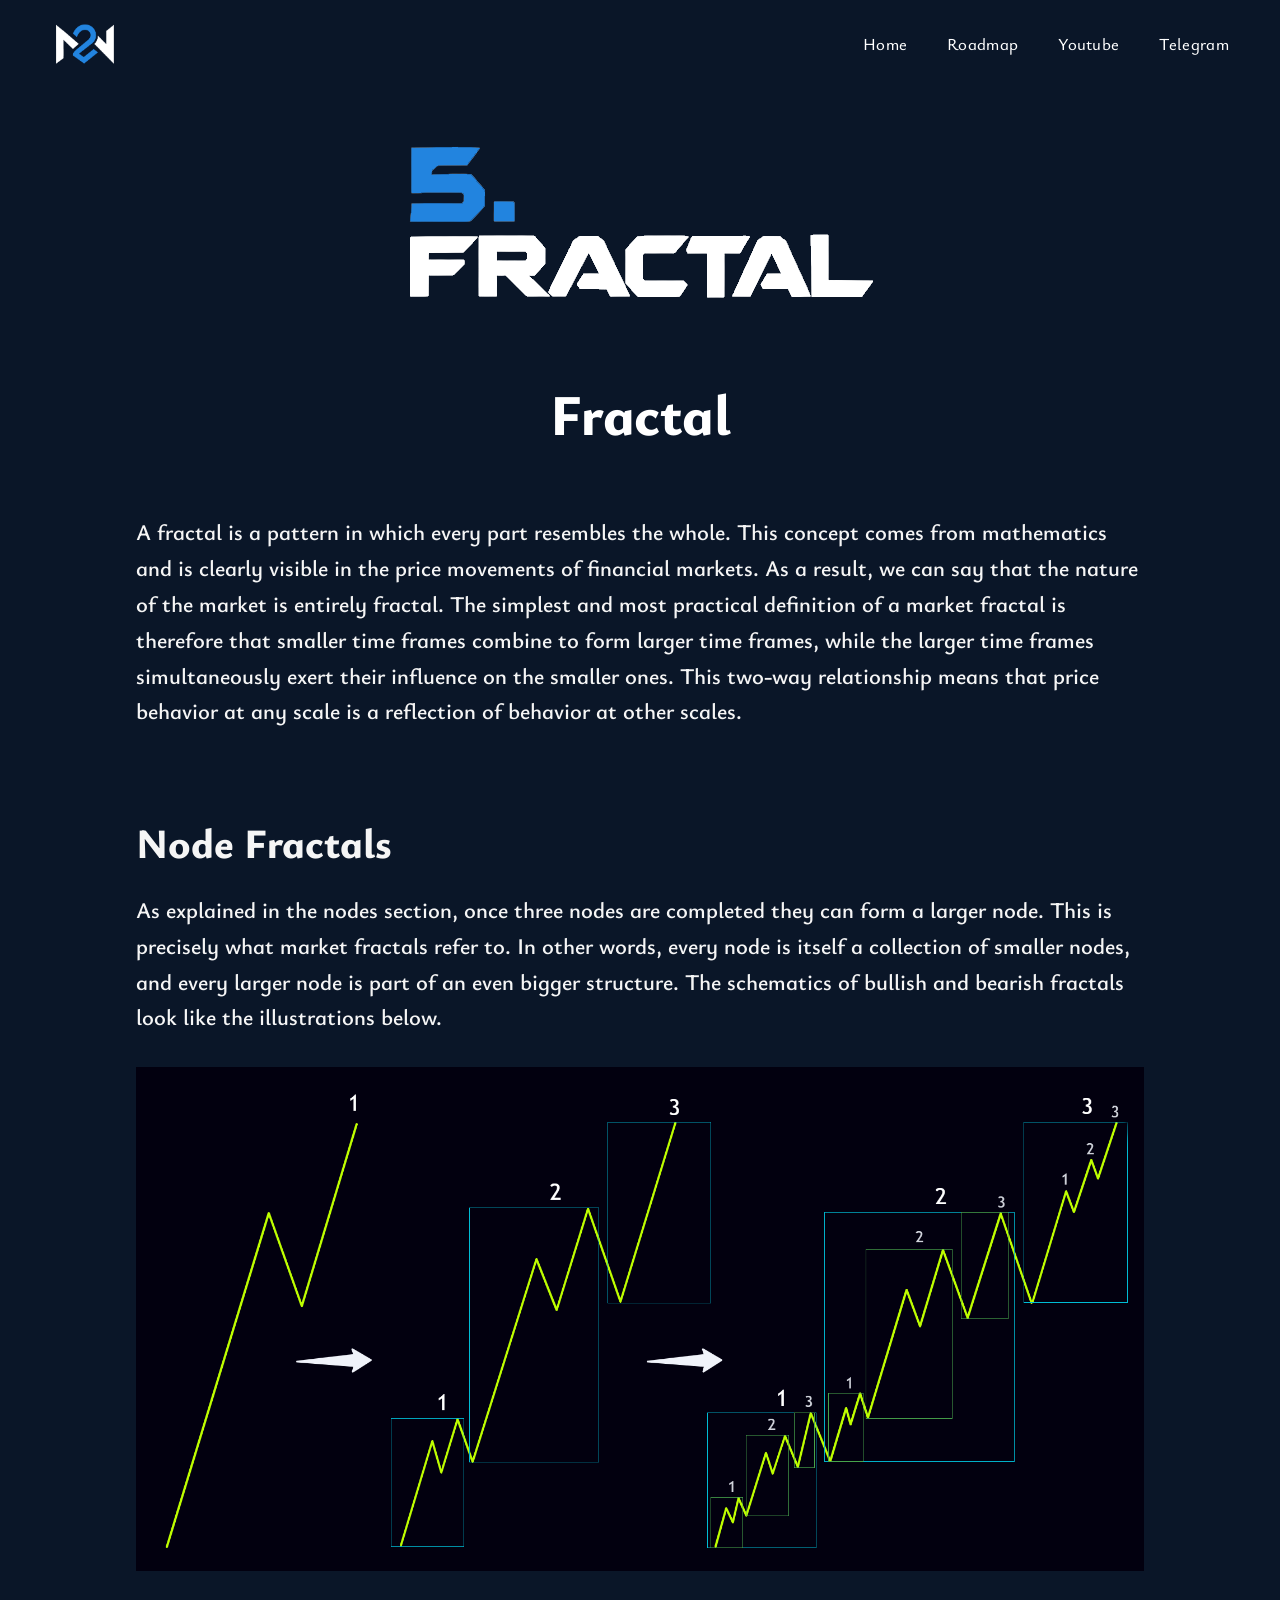
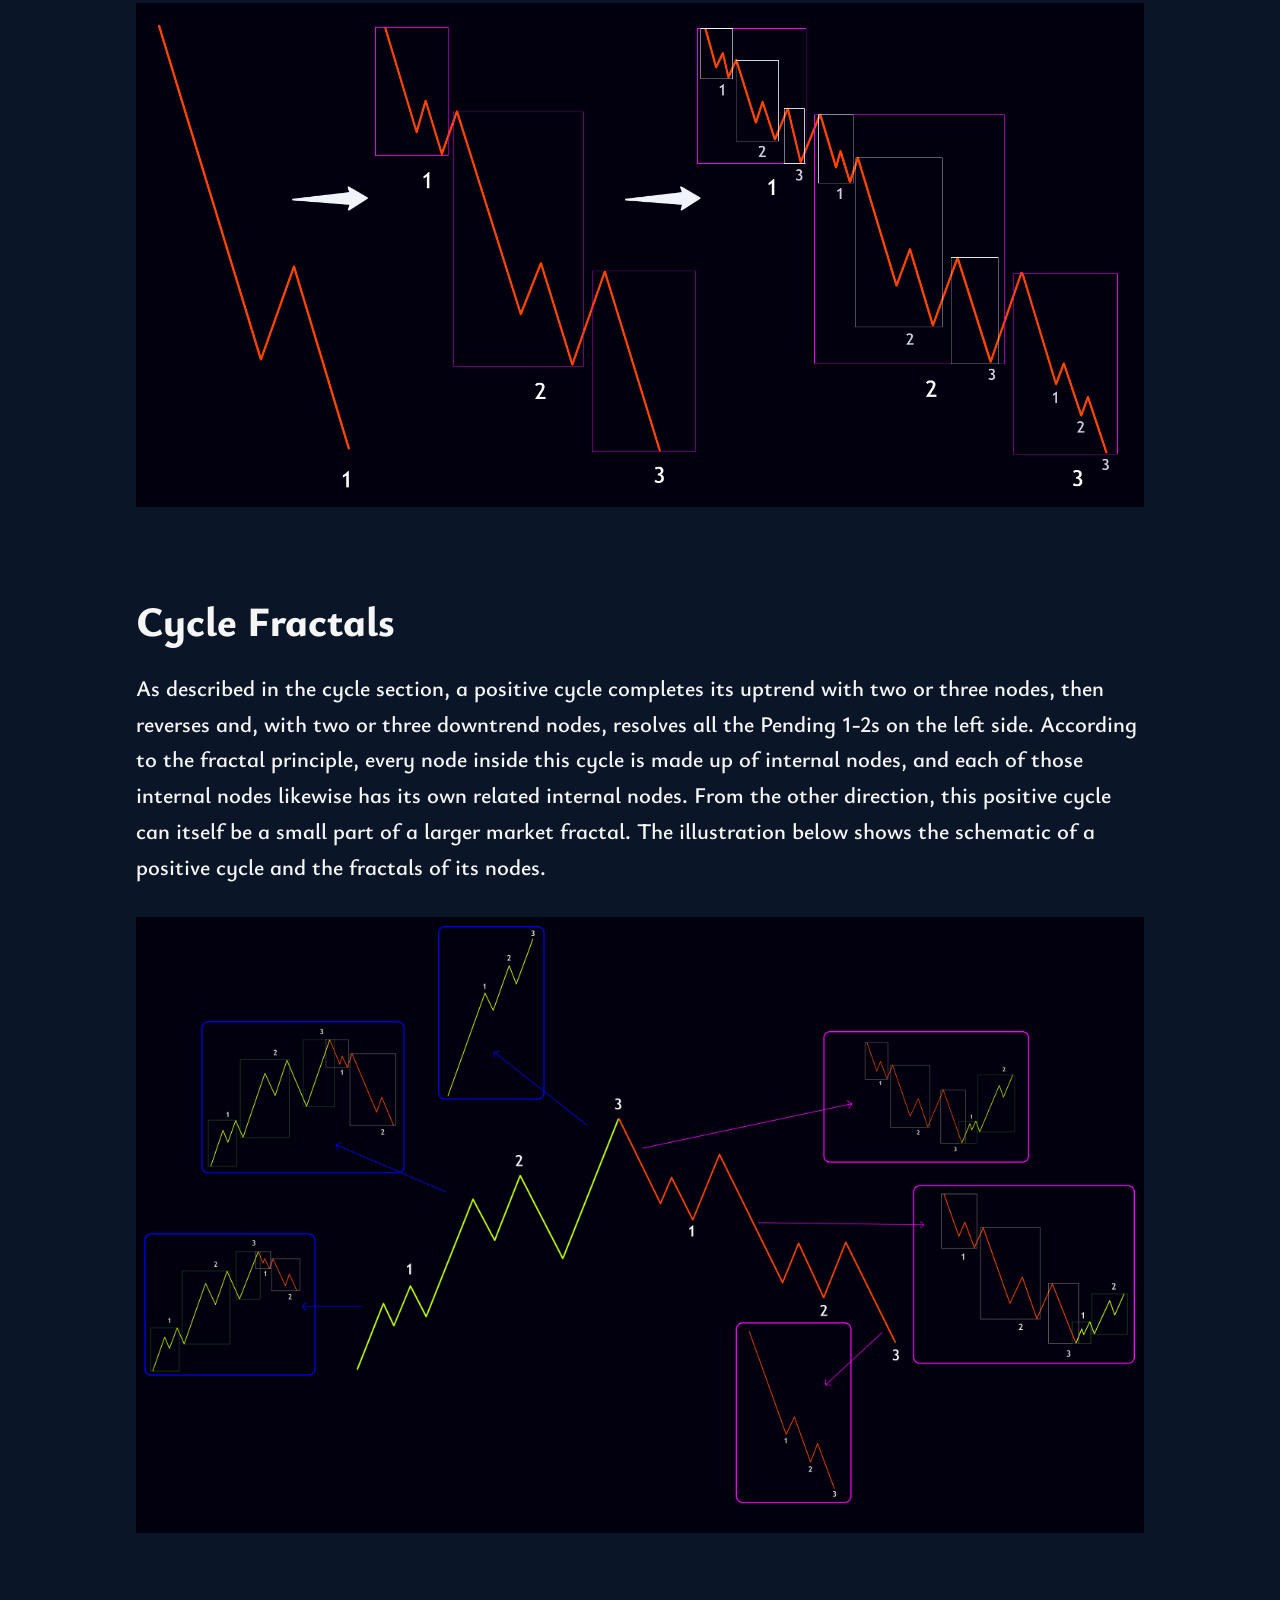
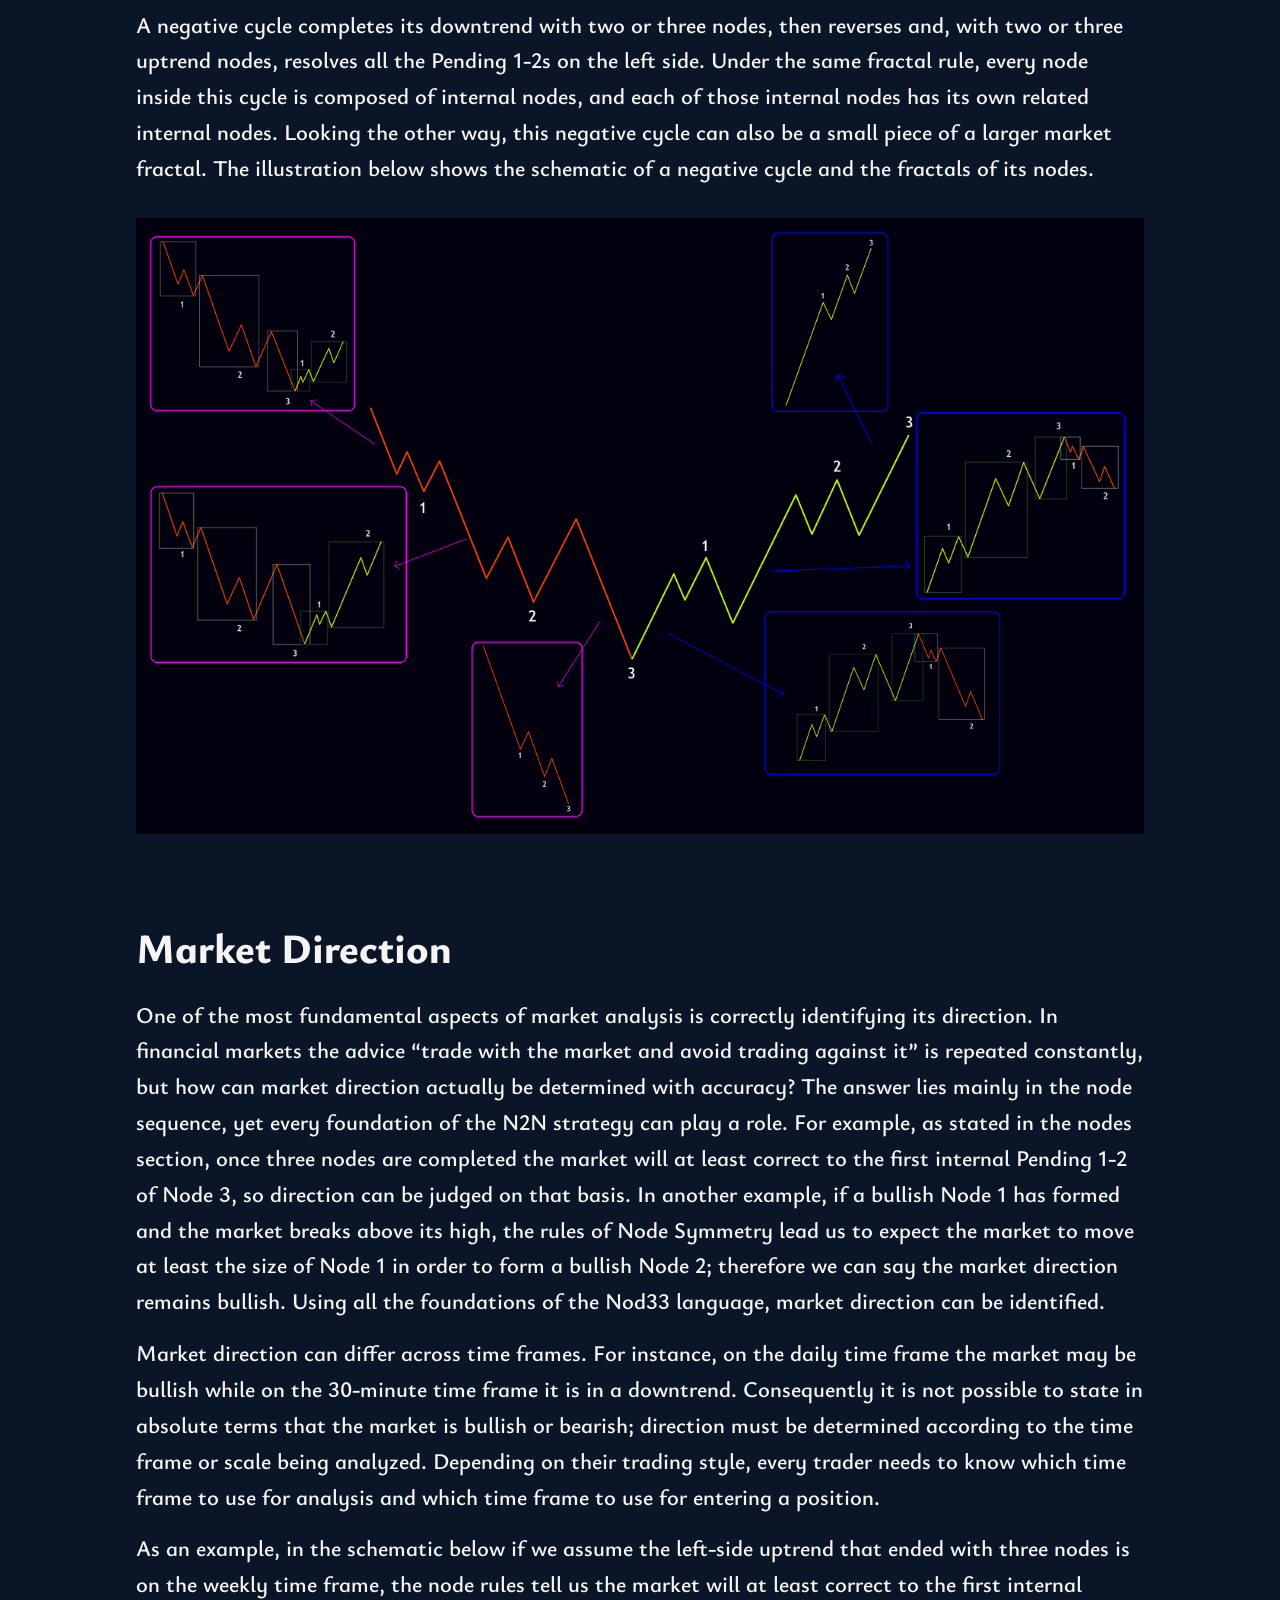
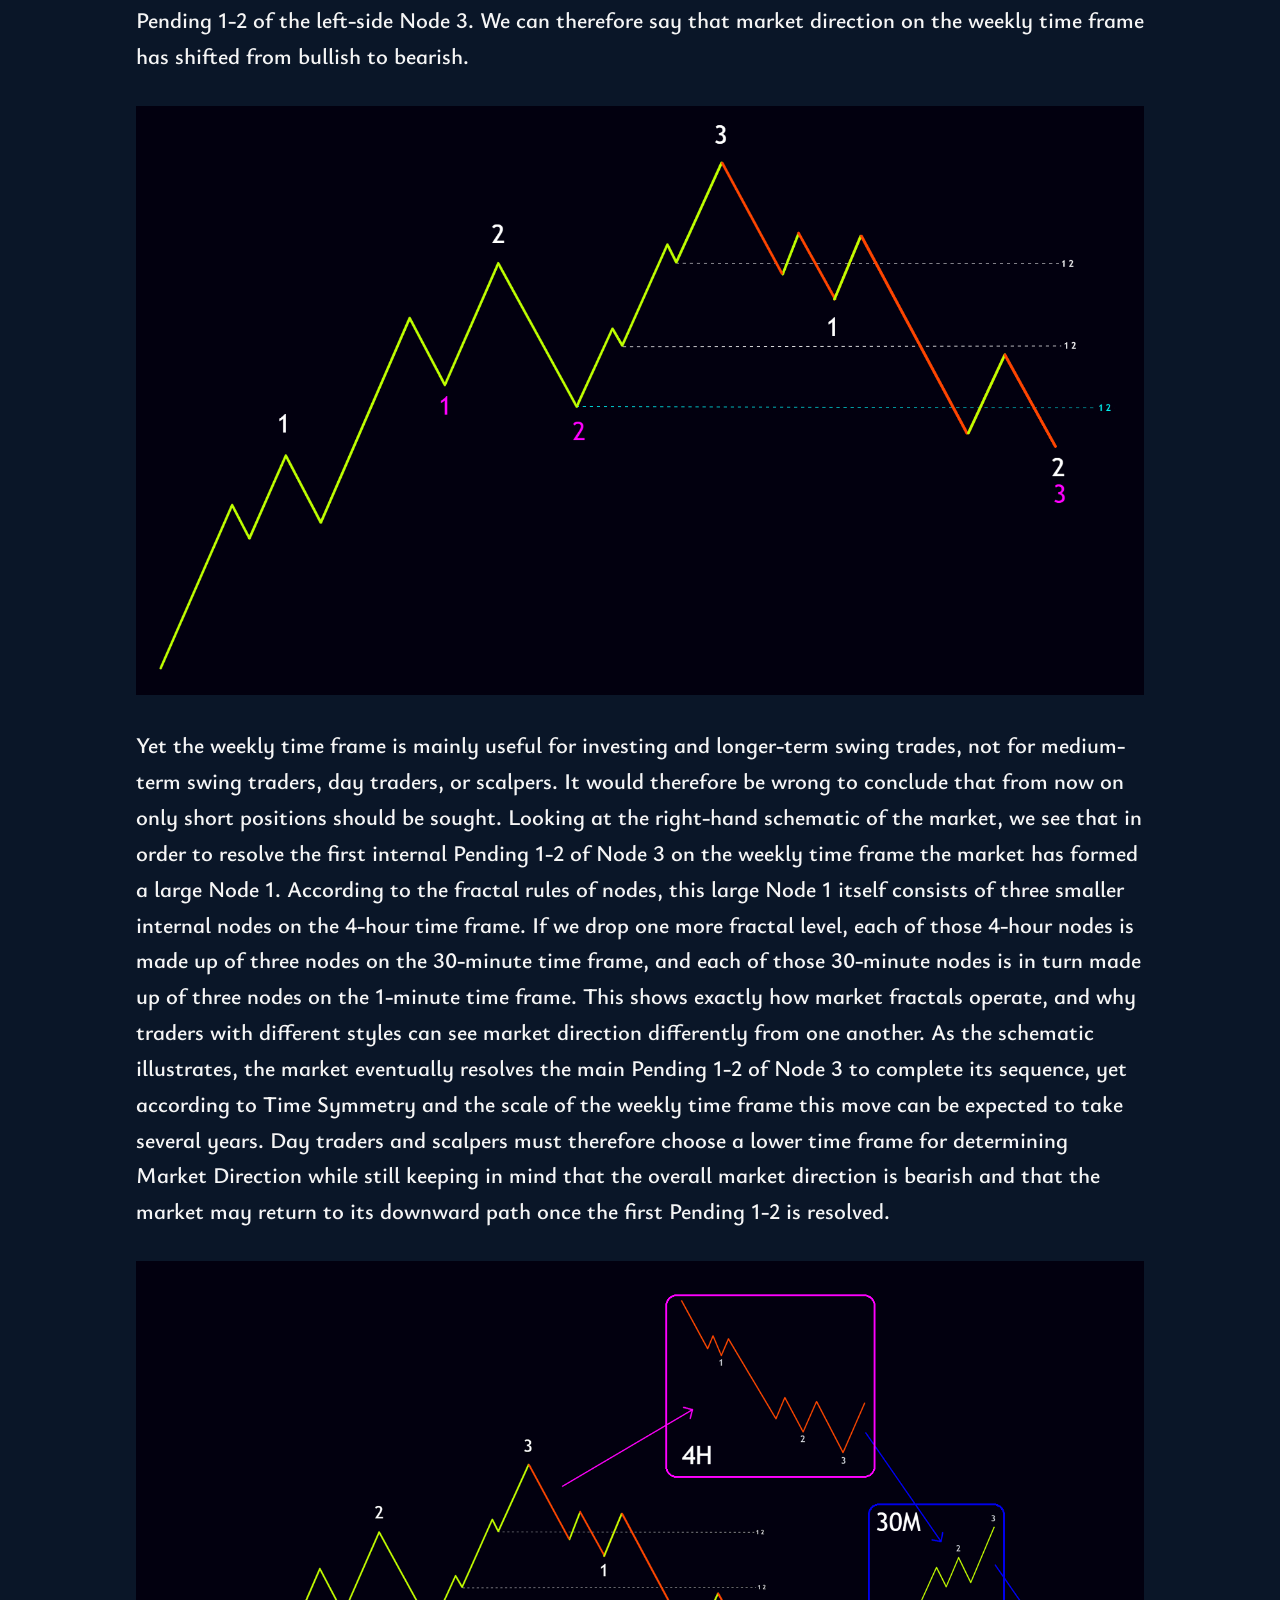
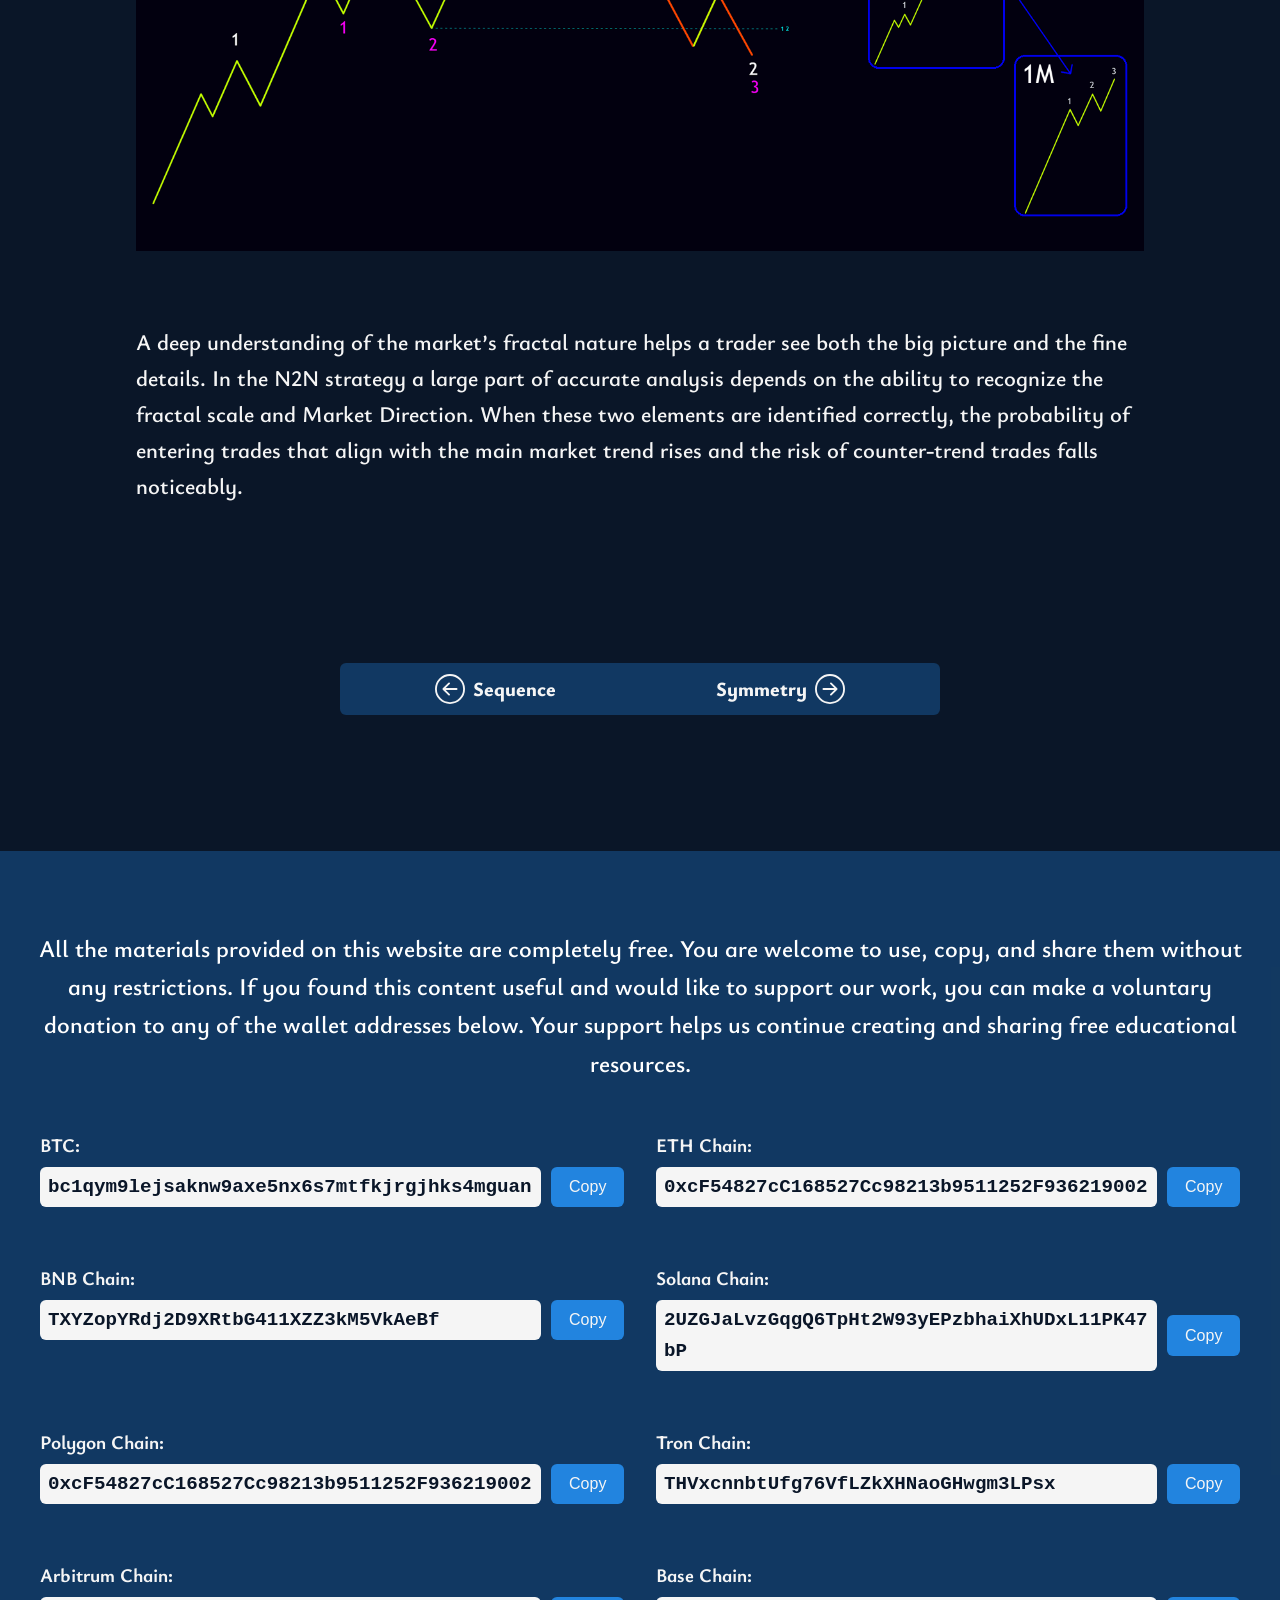
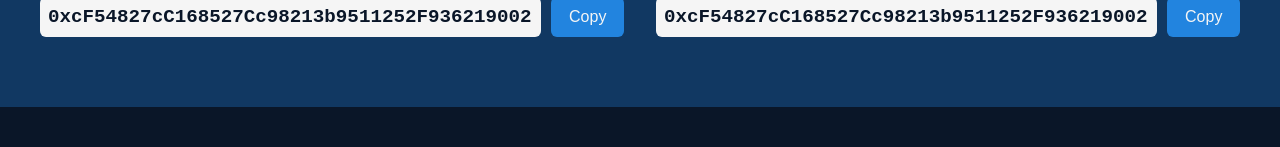
<file: Roadmap/Fractal.html>
<!DOCTYPE html>
<html lang="en">
<head>
  <meta charset="UTF-8">
  <meta name="viewport" content="width=device-width, initial-scale=1.0">
  <title>N2N Trading Strategy - Fractal</title>
  <meta name="description" content="A fractal is a pattern in which every part resembles the whole. This concept comes from mathematics and is clearly visible in the price movements of financial markets.">
  <link rel="icon" href="../favicon.ico" sizes="any">
  <link rel="icon" type="image/png" sizes="32x32" href="../favicon-32x32.png">
  <link rel="icon" type="image/png" sizes="16x16" href="../favicon-16x16.png">
  <link rel="apple-touch-icon" sizes="180x180" href="../apple-touch-icon.png">
  <link rel="stylesheet" href="../style.css">
</head>
<body>

  <!-- ========== HERO ========== -->
  <header class="content-hero">
    <nav class="navbar">
      <a href="https://n2ntraders.github.io/N2N/" class="logo">
        <img src="../assets/logo.png" alt="N2N">
      </a>

      <button class="menu-toggle" aria-label="Toggle menu" id="menuToggle">
        <span></span>
        <span></span>
        <span></span>
      </button>

      <ul class="nav-links" id="navLinks">
        <li><a href="https://n2ntraders.github.io/N2N/">Home</a></li>
        <li><a href="https://n2ntraders.github.io/N2N/#roadmap">Roadmap</a></li>
        <li><a href="https://www.youtube.com/@N2NTraders" target="_blank">Youtube</a></li>
        <li><a href="https://t.me/n2ntrading" target="_blank">Telegram</a></li>
      </ul>
    </nav>

    <div class="single-content-title">
      <img src="../assets/5.png" alt="Fractal">
      <h1>Fractal</h1>
    </div>
  </header>

  <!-- ========== Single Content SECTION ========== -->
 <section class="section-single-content">
 
<p>A fractal is a pattern in which every part resembles the whole. This concept comes from mathematics and is clearly visible in the price movements of financial markets. As a result, we can say that the nature of the market is entirely fractal. The simplest and most practical definition of a market fractal is therefore that smaller time frames combine to form larger time frames, while the larger time frames simultaneously exert their influence on the smaller ones. This two-way relationship means that price behavior at any scale is a reflection of behavior at other scales.</p>

<h2>Node Fractals</h2>

<p>As explained in the nodes section, once three nodes are completed they can form a larger node. This is precisely what market fractals refer to. In other words, every node is itself a collection of smaller nodes, and every larger node is part of an even bigger structure. The schematics of bullish and bearish fractals look like the illustrations below.</p>
<img src="./Fractal/UpTrend-Fractal.png" alt="Bullish Trend Fractal">
<img src="./Fractal/DownTrend-Fractal.png" alt="Bearish Trend Fractal">


<h2>Cycle Fractals</h2>

<p>As described in the cycle section, a positive cycle completes its uptrend with two or three nodes, then reverses and, with two or three downtrend nodes, resolves all the Pending 1-2s on the left side. According to the fractal principle, every node inside this cycle is made up of internal nodes, and each of those internal nodes likewise has its own related internal nodes. From the other direction, this positive cycle can itself be a small part of a larger market fractal. The illustration below shows the schematic of a positive cycle and the fractals of its nodes.</p>
<img src="./Fractal/Positive-Cycle-Fractal.png" alt="Positive Cycle Fractal">
<br>

<p>A negative cycle completes its downtrend with two or three nodes, then reverses and, with two or three uptrend nodes, resolves all the Pending 1-2s on the left side. Under the same fractal rule, every node inside this cycle is composed of internal nodes, and each of those internal nodes has its own related internal nodes. Looking the other way, this negative cycle can also be a small piece of a larger market fractal. The illustration below shows the schematic of a negative cycle and the fractals of its nodes.</p>
<img src="./Fractal/Negative-Cycle-Fractal.png" alt="Negative Cycle Fractal">


<h2>Market Direction</h2>

<p>One of the most fundamental aspects of market analysis is correctly identifying its direction. In financial markets the advice “trade with the market and avoid trading against it” is repeated constantly, but how can market direction actually be determined with accuracy? The answer lies mainly in the node sequence, yet every foundation of the N2N strategy can play a role. For example, as stated in the nodes section, once three nodes are completed the market will at least correct to the first internal Pending 1-2 of Node 3, so direction can be judged on that basis. In another example, if a bullish Node 1 has formed and the market breaks above its high, the rules of Node Symmetry lead us to expect the market to move at least the size of Node 1 in order to form a bullish Node 2; therefore we can say the market direction remains bullish. Using all the foundations of the Nod33 language, market direction can be identified.</p>

<p>Market direction can differ across time frames. For instance, on the daily time frame the market may be bullish while on the 30-minute time frame it is in a downtrend. Consequently it is not possible to state in absolute terms that the market is bullish or bearish; direction must be determined according to the time frame or scale being analyzed. Depending on their trading style, every trader needs to know which time frame to use for analysis and which time frame to use for entering a position.</p>

<p>As an example, in the schematic below if we assume the left-side uptrend that ended with three nodes is on the weekly time frame, the node rules tell us the market will at least correct to the first internal Pending 1-2 of the left-side Node 3. We can therefore say that market direction on the weekly time frame has shifted from bullish to bearish.</p>
<img src="./Fractal/Market-Direction.png" alt="Market Direction">


<p>Yet the weekly time frame is mainly useful for investing and longer-term swing trades, not for medium-term swing traders, day traders, or scalpers. It would therefore be wrong to conclude that from now on only short positions should be sought. Looking at the right-hand schematic of the market, we see that in order to resolve the first internal Pending 1-2 of Node 3 on the weekly time frame the market has formed a large Node 1. According to the fractal rules of nodes, this large Node 1 itself consists of three smaller internal nodes on the 4-hour time frame. If we drop one more fractal level, each of those 4-hour nodes is made up of three nodes on the 30-minute time frame, and each of those 30-minute nodes is in turn made up of three nodes on the 1-minute time frame. This shows exactly how market fractals operate, and why traders with different styles can see market direction differently from one another. As the schematic illustrates, the market eventually resolves the main Pending 1-2 of Node 3 to complete its sequence, yet according to Time Symmetry and the scale of the weekly time frame this move can be expected to take several years. Day traders and scalpers must therefore choose a lower time frame for determining Market Direction while still keeping in mind that the overall market direction is bearish and that the market may return to its downward path once the first Pending 1-2 is resolved.</p>
<img src="./Fractal/Market-Direction-Fractal.png" alt="Market Direction Fractal">
<br>

<p>A deep understanding of the market’s fractal nature helps a trader see both the big picture and the fine details. In the N2N strategy a large part of accurate analysis depends on the ability to recognize the fractal scale and Market Direction. When these two elements are identified correctly, the probability of entering trades that align with the main market trend rises and the risk of counter-trend trades falls noticeably.</p>



<div class="content-footer">
<a href="https://n2ntraders.github.io/N2N/Roadmap/Sequence" class="prev-next-btn"><svg xmlns="http://www.w3.org/2000/svg" width="30" height="30" fill="currentColor" class="bi bi-arrow-left-circle" viewBox="0 0 16 16">
  <path fill-rule="evenodd" d="M1 8a7 7 0 1 0 14 0A7 7 0 0 0 1 8m15 0A8 8 0 1 1 0 8a8 8 0 0 1 16 0m-4.5-.5a.5.5 0 0 1 0 1H5.707l2.147 2.146a.5.5 0 0 1-.708.708l-3-3a.5.5 0 0 1 0-.708l3-3a.5.5 0 1 1 .708.708L5.707 7.5z"/>
</svg>Sequence</a>

<a href="https://n2ntraders.github.io/N2N/Roadmap/Symmetry" class="prev-next-btn">Symmetry<svg xmlns="http://www.w3.org/2000/svg" width="30" height="30" fill="currentColor" class="bi bi-arrow-right-circle" viewBox="0 0 16 16">
  <path fill-rule="evenodd" d="M1 8a7 7 0 1 0 14 0A7 7 0 0 0 1 8m15 0A8 8 0 1 1 0 8a8 8 0 0 1 16 0M4.5 7.5a.5.5 0 0 0 0 1h5.793l-2.147 2.146a.5.5 0 0 0 .708.708l3-3a.5.5 0 0 0 0-.708l-3-3a.5.5 0 1 0-.708.708L10.293 7.5z"/>
</svg></a>
</div>

</section>

<button id="backToTop" class="back-to-top" title="Back to top">↑</button>


  <!-- ========== Footer SECTION ========== -->

<footer class="footer-section">
  
  <p>All the materials provided on this website are completely free. You are welcome to use, copy, and share them without any restrictions. If you found this content useful and would like to support our work, you can make a voluntary donation to any of the wallet addresses below. Your support helps us continue creating and sharing free educational resources.</p>

  <div class="wallets">
    <div class="wallet-item">
      <strong>BTC:</strong>
      <div class="wallet-row">
        <code id="btc-address">bc1qym9lejsaknw9axe5nx6s7mtfkjrgjhks4mguan</code>
        <button class="copy-btn" onclick="copyAddress('btc-address', this)">Copy</button>
      </div>
    </div>

    <div class="wallet-item">
      <strong>ETH Chain:</strong>
      <div class="wallet-row">
        <code id="eth-address">0xcF54827cC168527Cc98213b9511252F936219002</code>
        <button class="copy-btn" onclick="copyAddress('eth-address', this)">Copy</button>
      </div>
    </div>

    <div class="wallet-item">
      <strong>BNB Chain:</strong>
      <div class="wallet-row">
        <code id="bnb-address">TXYZopYRdj2D9XRtbG411XZZ3kM5VkAeBf</code>
        <button class="copy-btn" onclick="copyAddress('bnb-address', this)">Copy</button>
      </div>
    </div>

        <div class="wallet-item">
      <strong>Solana Chain:</strong>
      <div class="wallet-row">
        <code id="sol-address">2UZGJaLvzGqgQ6TpHt2W93yEPzbhaiXhUDxL11PK47bP</code>
        <button class="copy-btn" onclick="copyAddress('sol-address', this)">Copy</button>
      </div>
    </div>
        <div class="wallet-item">
      <strong>Polygon Chain:</strong>
      <div class="wallet-row">
        <code id="polygon-address">0xcF54827cC168527Cc98213b9511252F936219002</code>
        <button class="copy-btn" onclick="copyAddress('polygon-address', this)">Copy</button>
      </div>
    </div>

        <div class="wallet-item">
      <strong>Tron Chain:</strong>
      <div class="wallet-row">
        <code id="tron-address">THVxcnnbtUfg76VfLZkXHNaoGHwgm3LPsx</code>
        <button class="copy-btn" onclick="copyAddress('tron-address', this)">Copy</button>
      </div>
    </div>
    <div class="wallet-item">
      <strong>Arbitrum Chain:</strong>
      <div class="wallet-row">
        <code id="arbitrum-address">0xcF54827cC168527Cc98213b9511252F936219002</code>
        <button class="copy-btn" onclick="copyAddress('arbitrum-address', this)">Copy</button>
      </div>
    </div>
        <div class="wallet-item">
      <strong>Base Chain:</strong>
      <div class="wallet-row">
        <code id="base-address">0xcF54827cC168527Cc98213b9511252F936219002</code>
        <button class="copy-btn" onclick="copyAddress('base-address', this)">Copy</button>
      </div>
    </div>
  </div>
</footer>



  <script src="../script.js"></script>
</body>
</html>
</file>
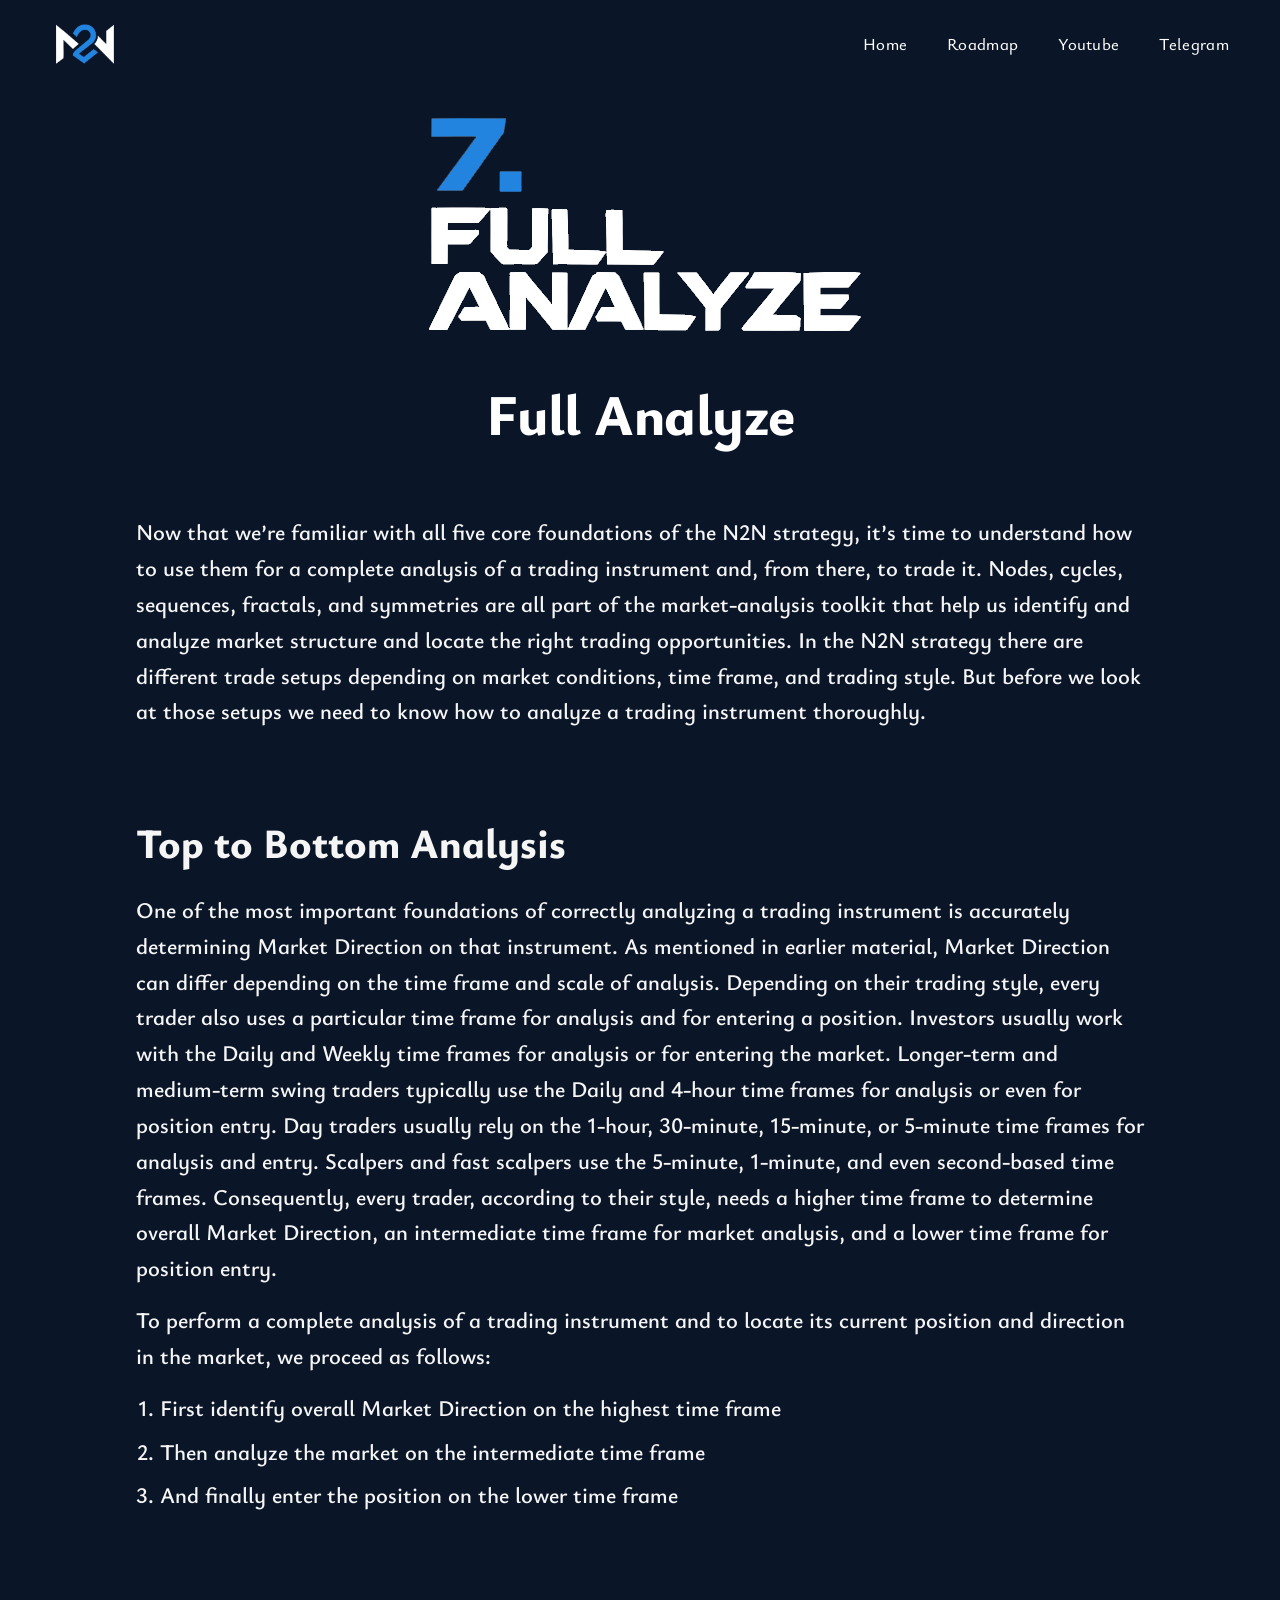
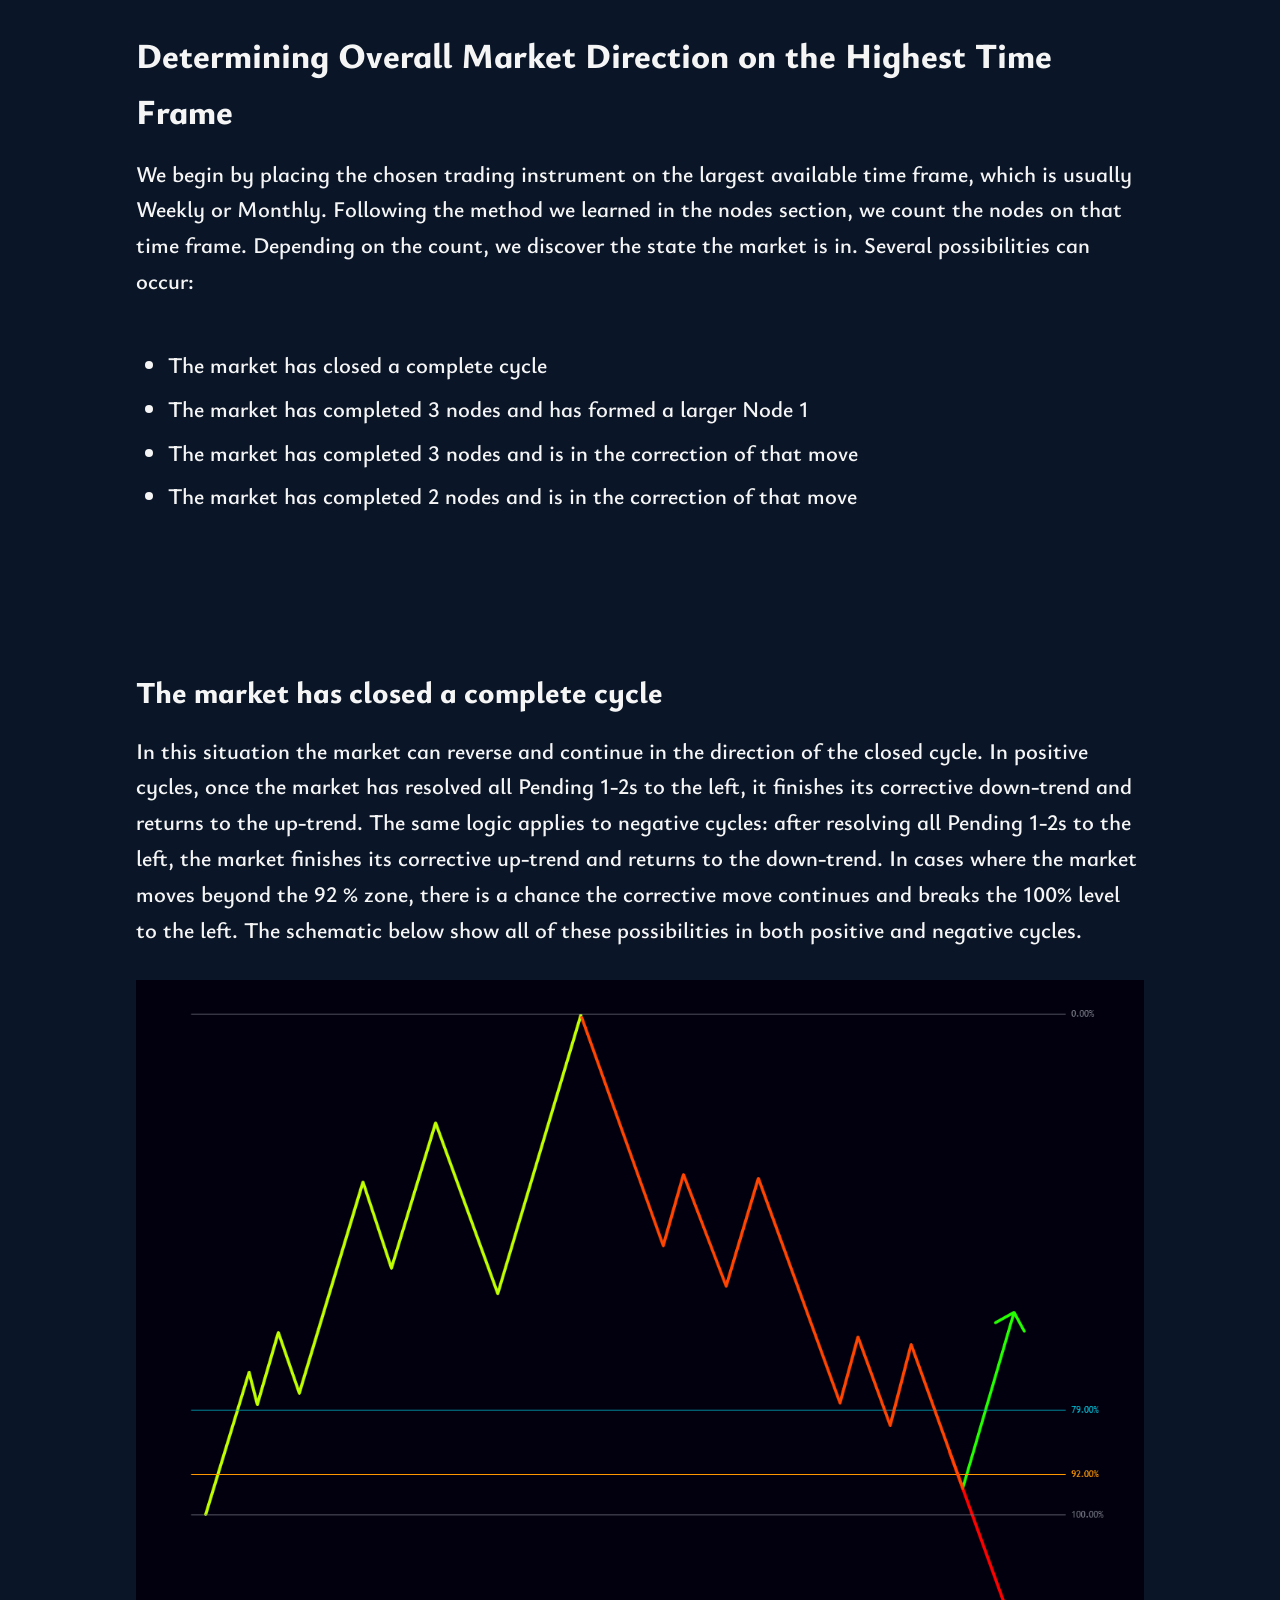
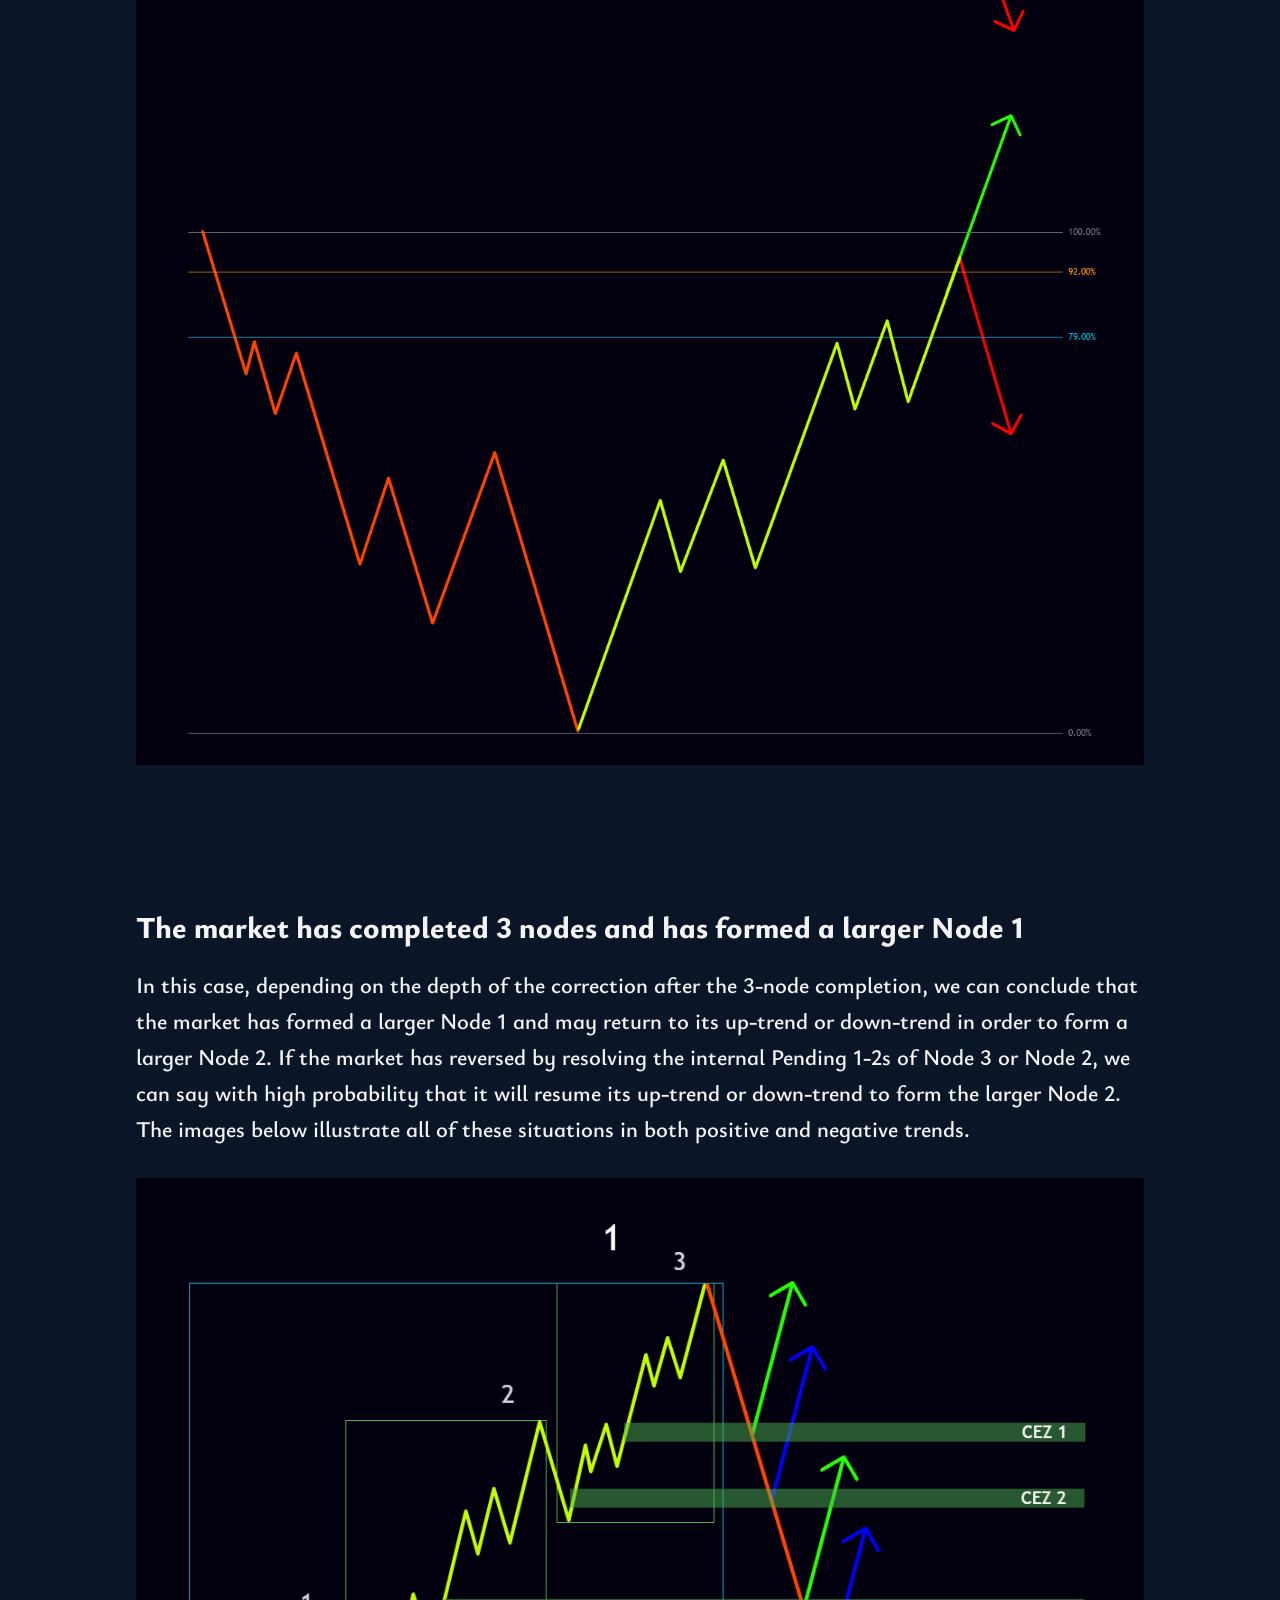
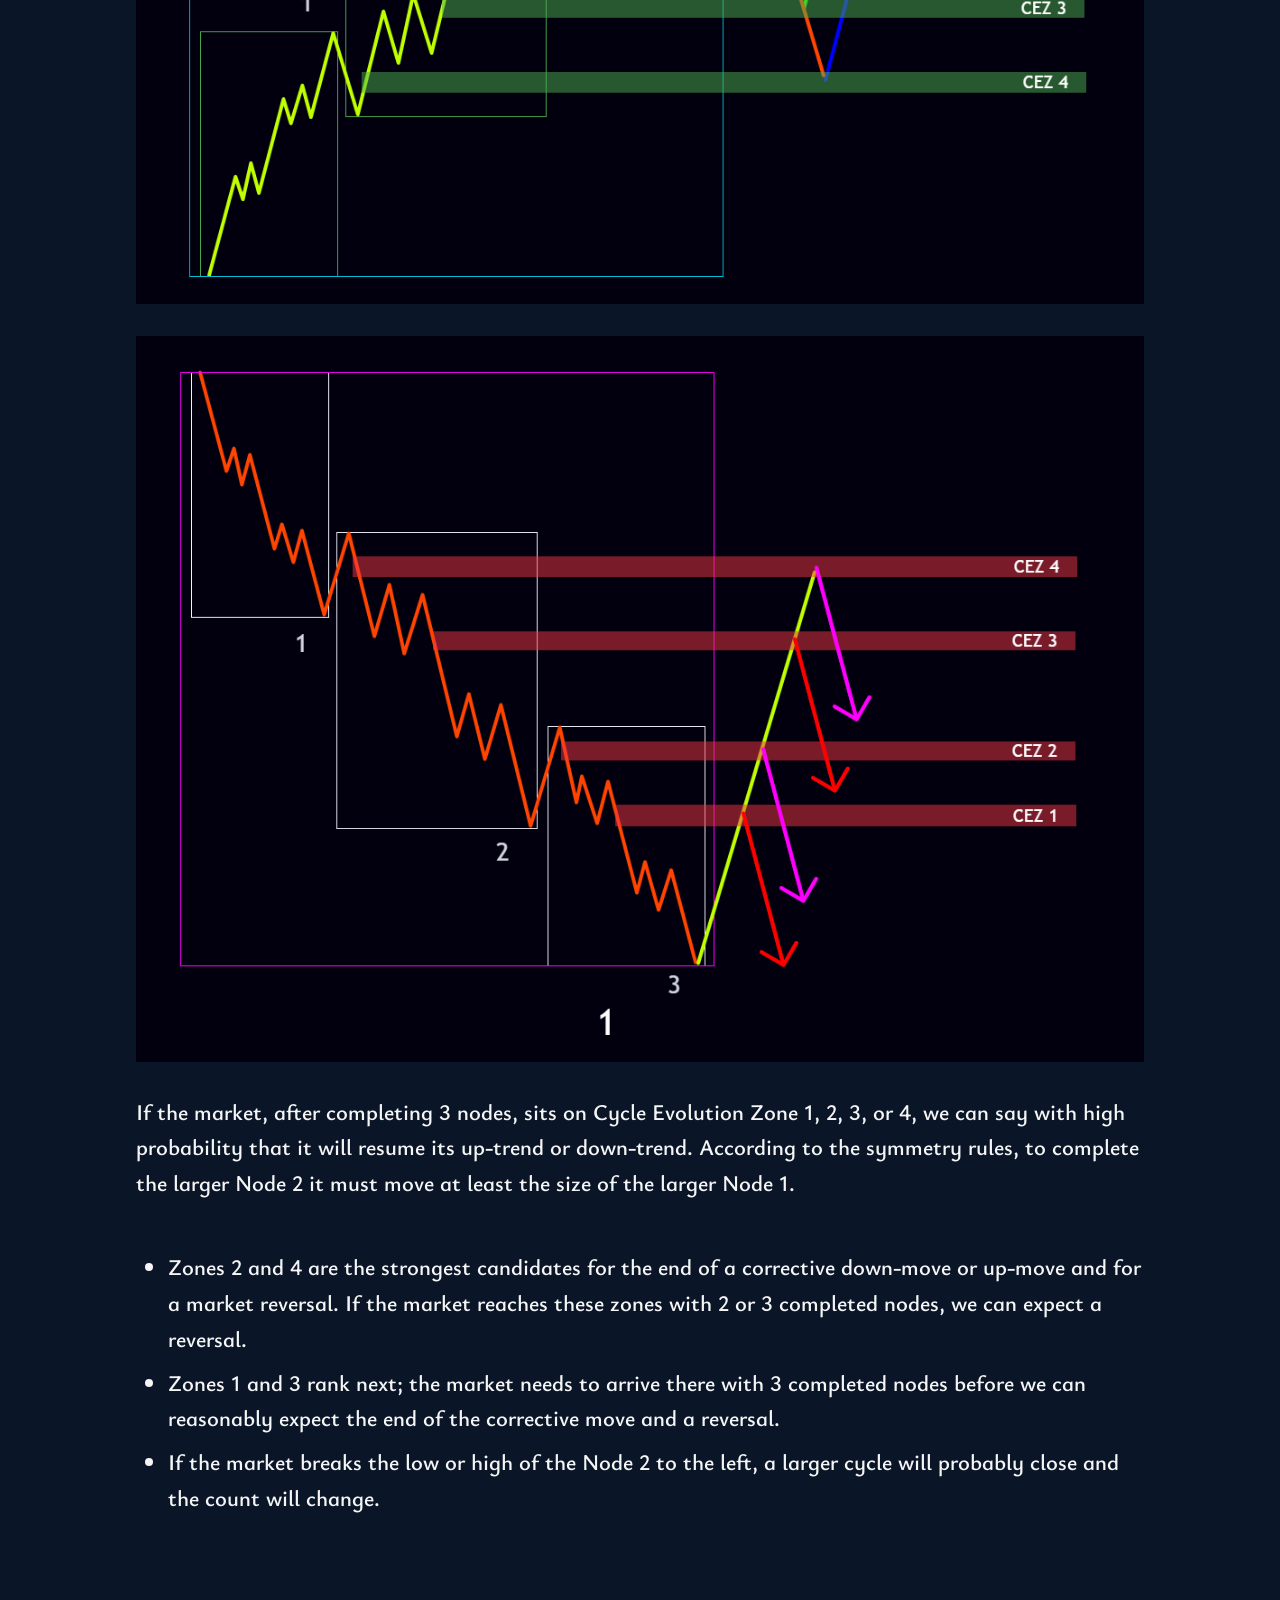
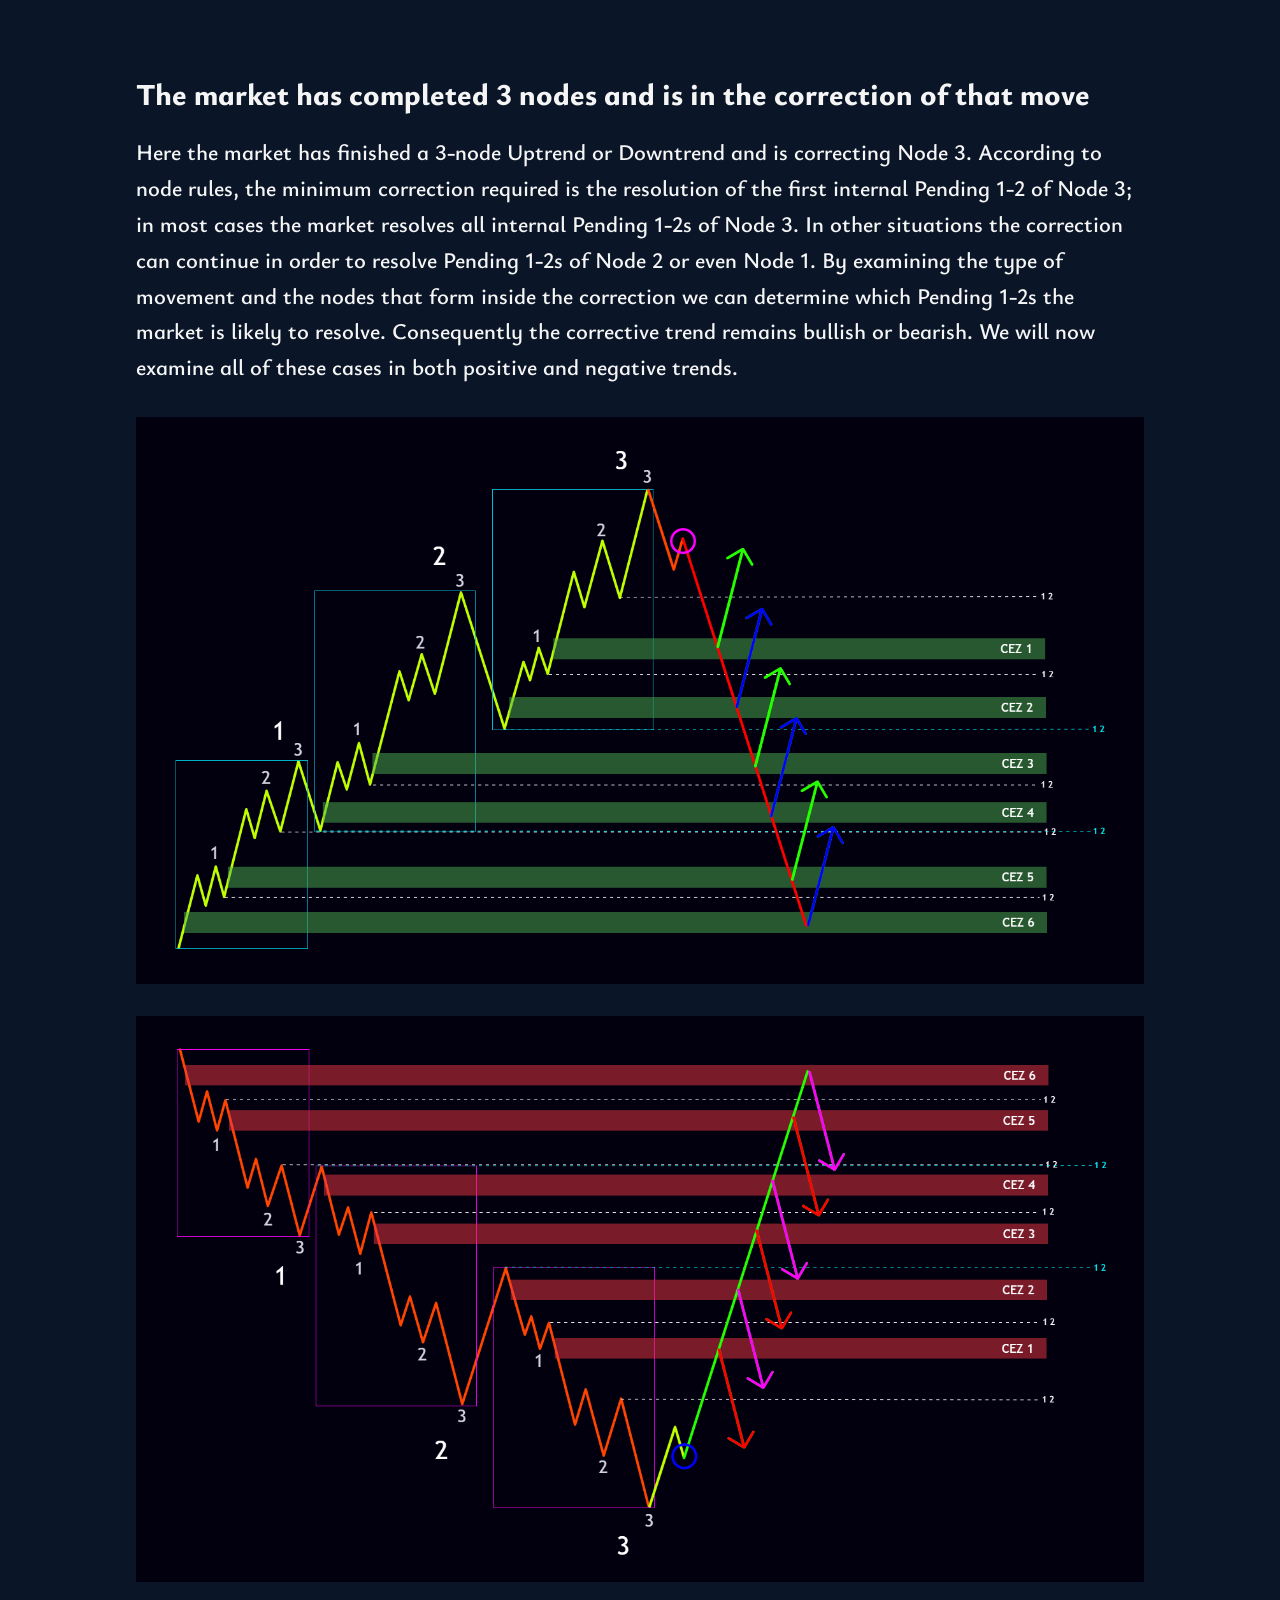
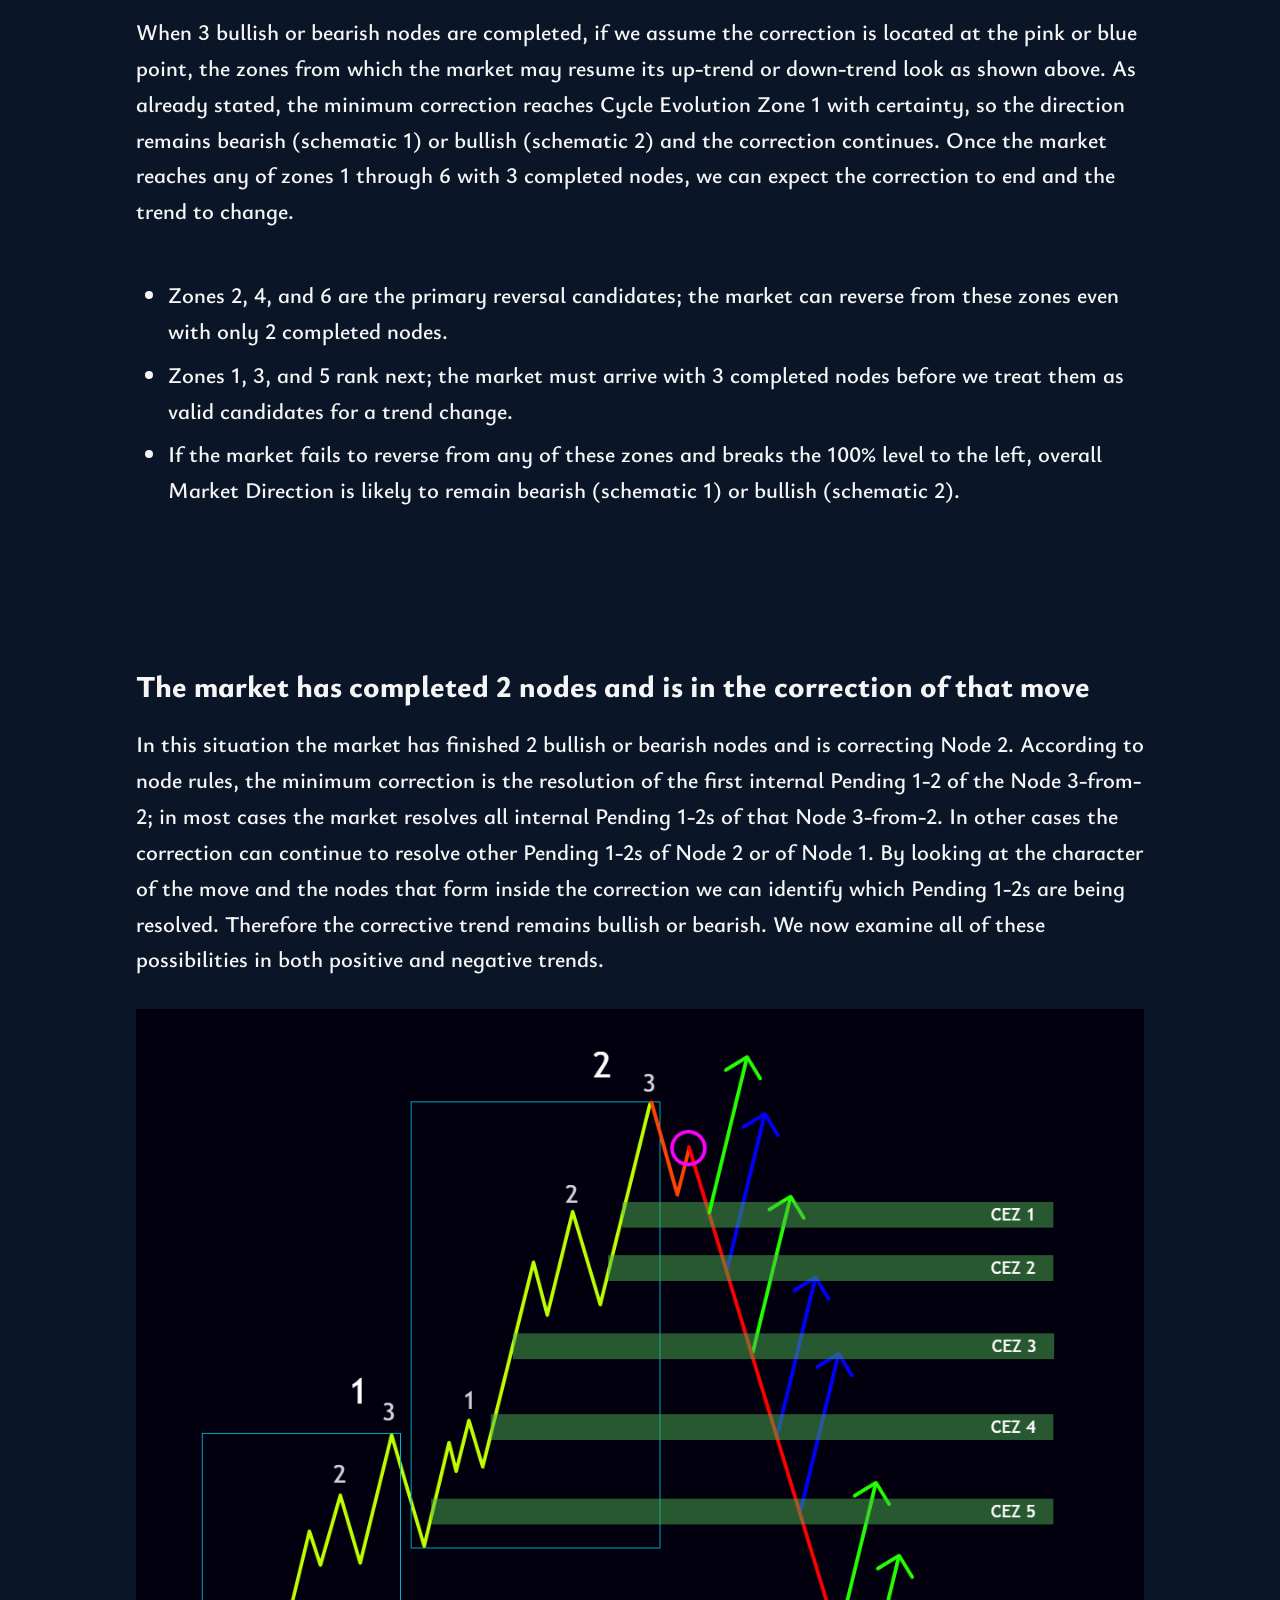
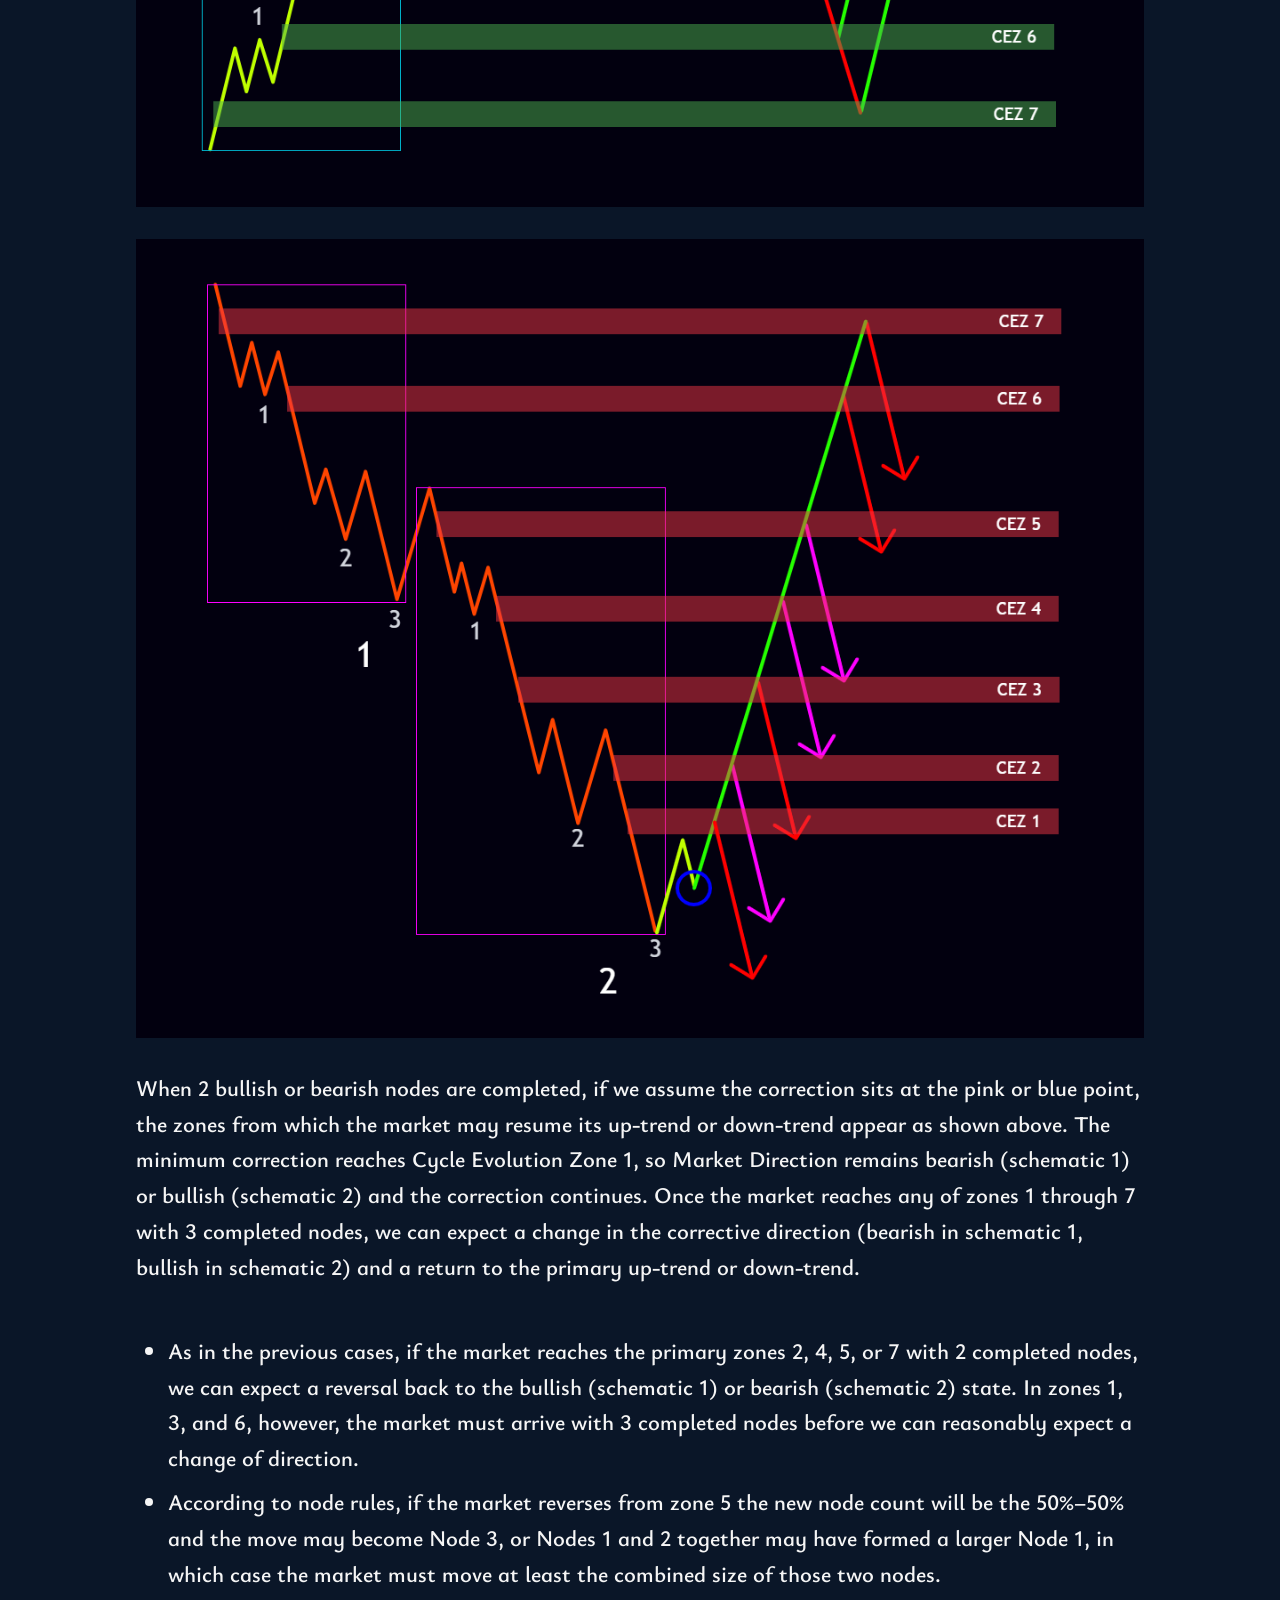
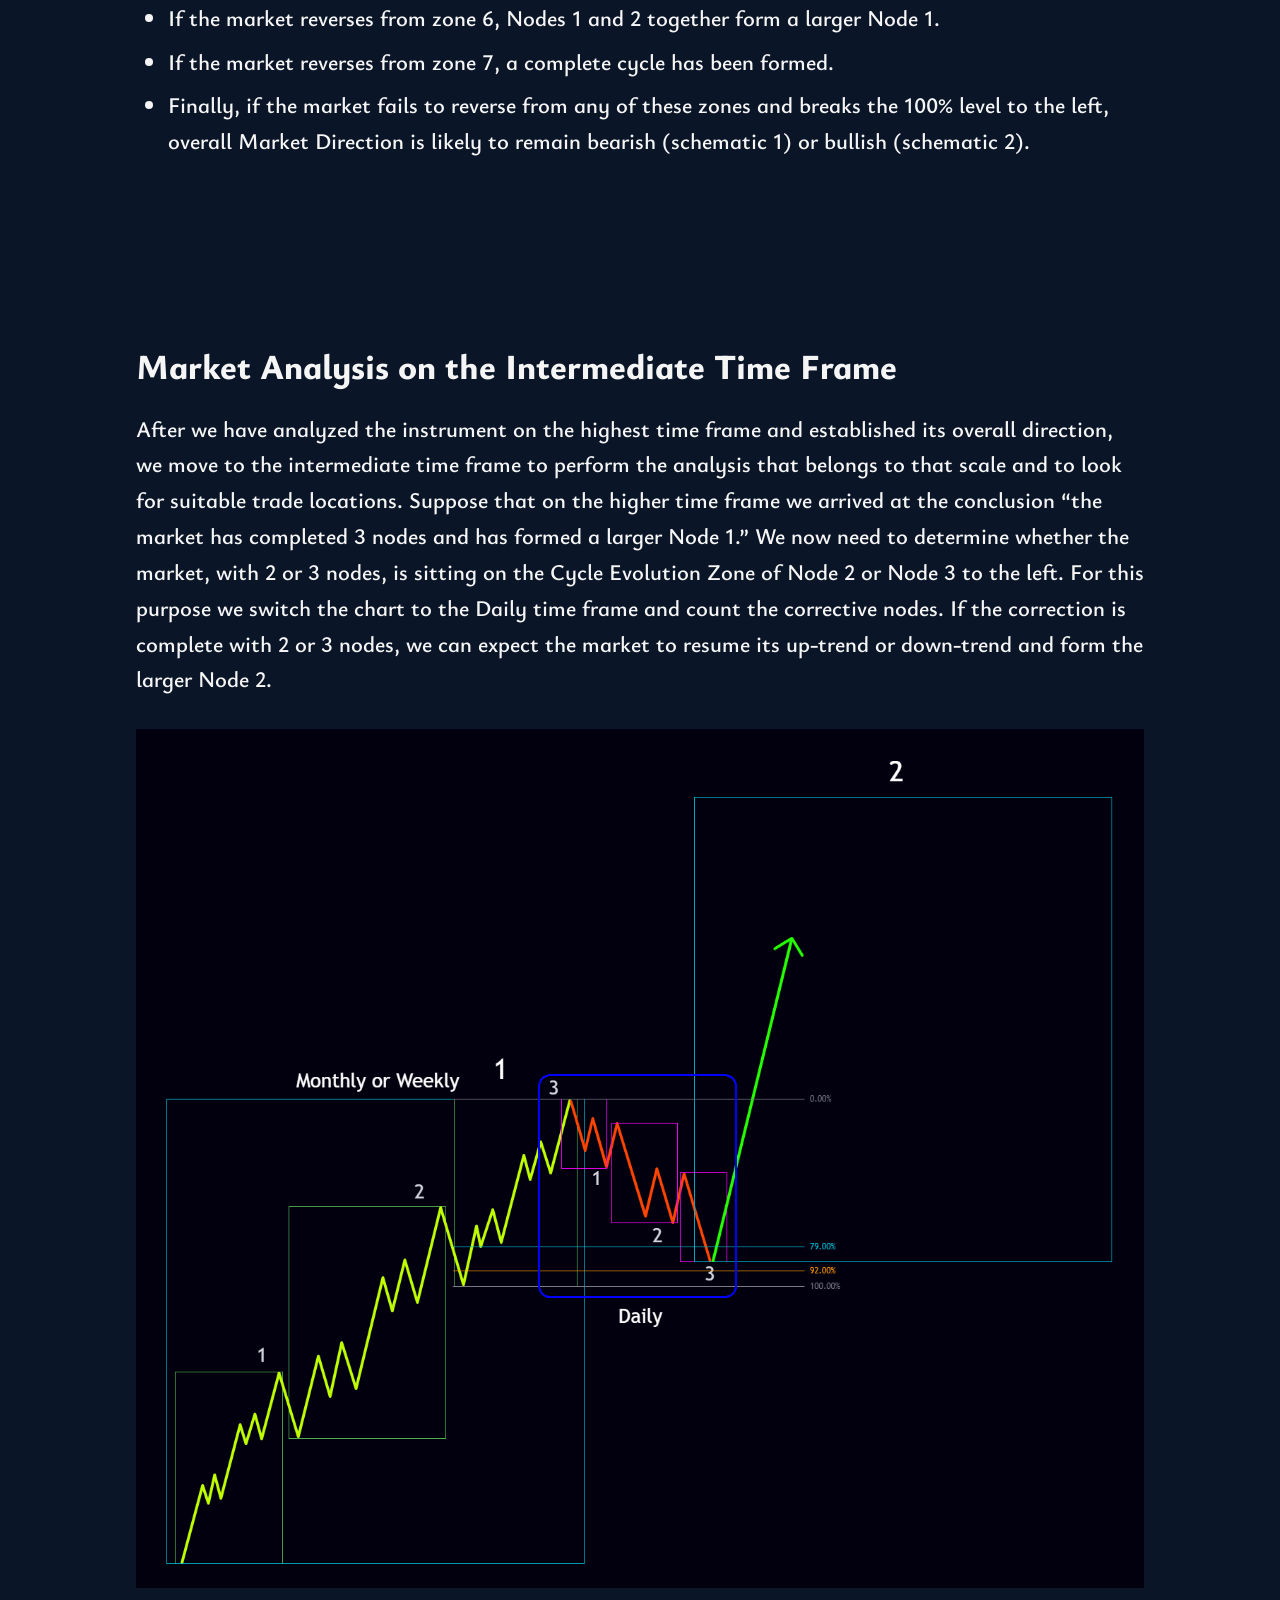
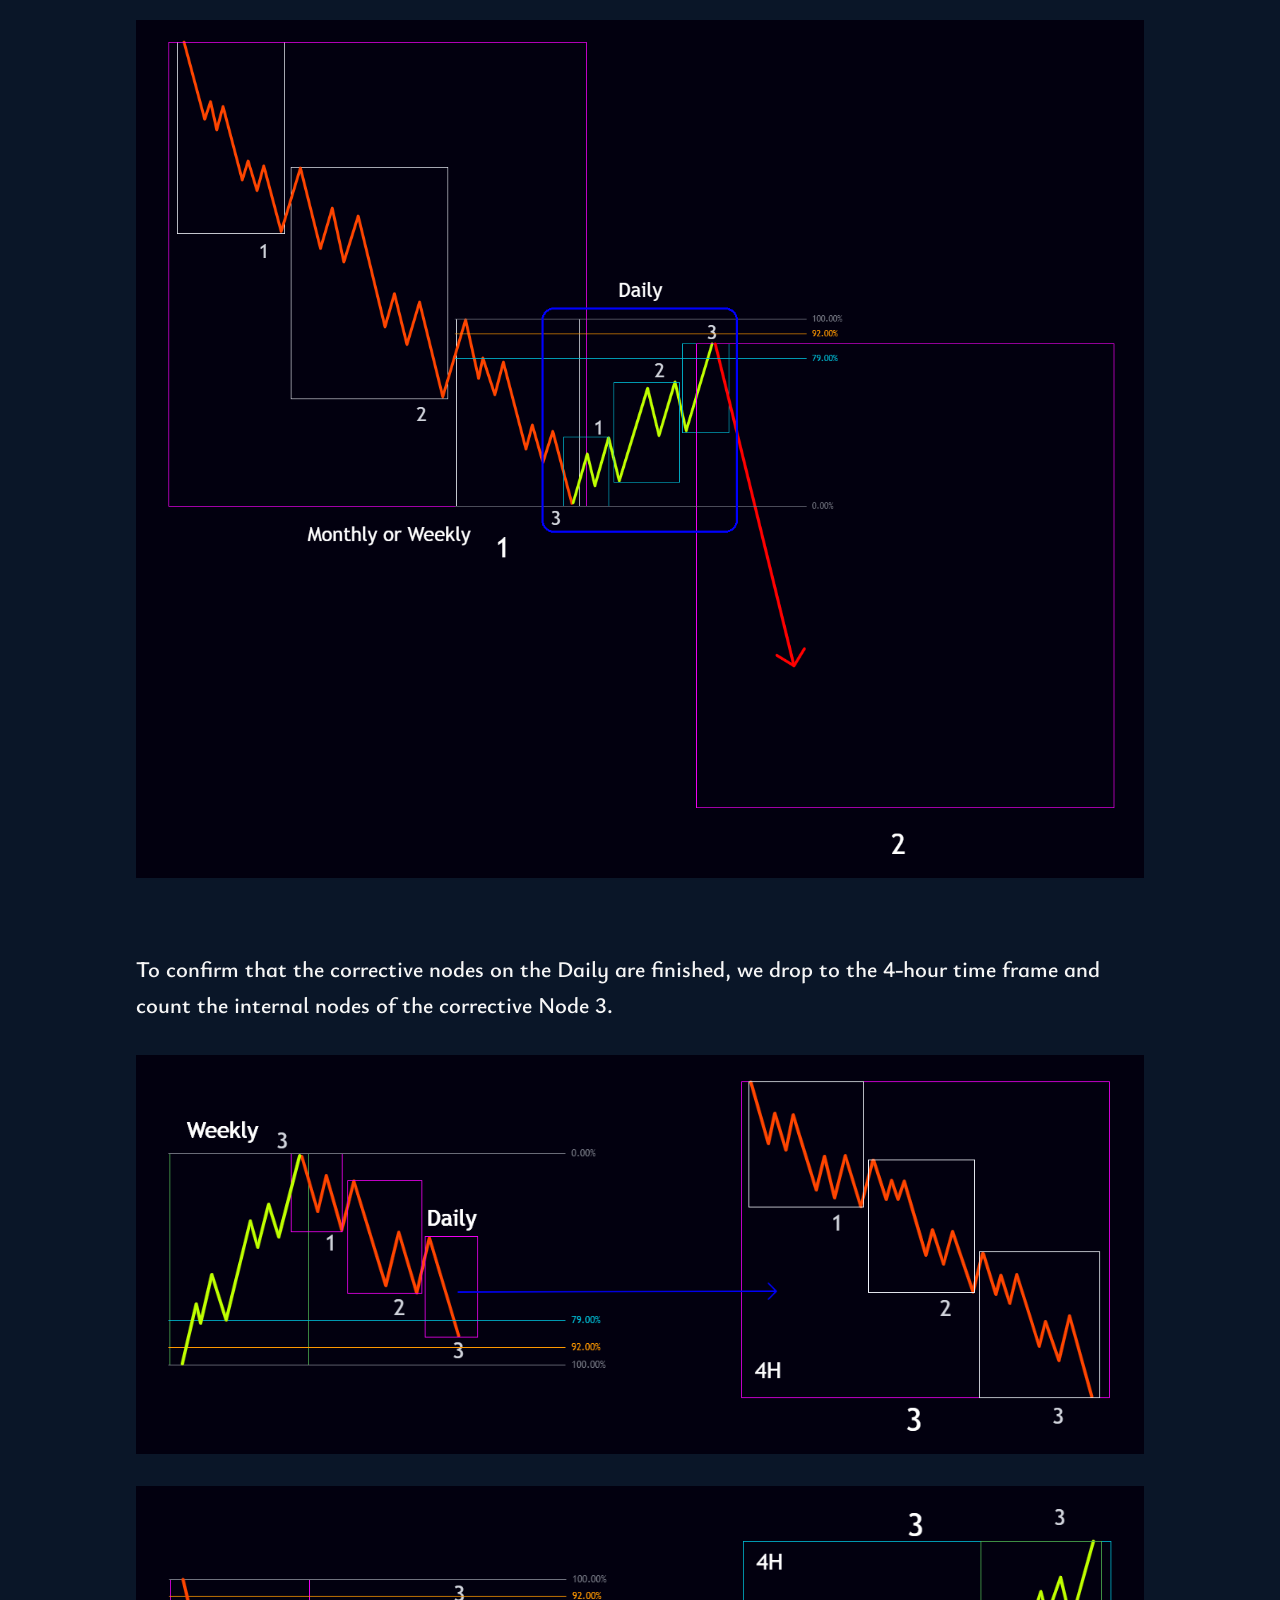
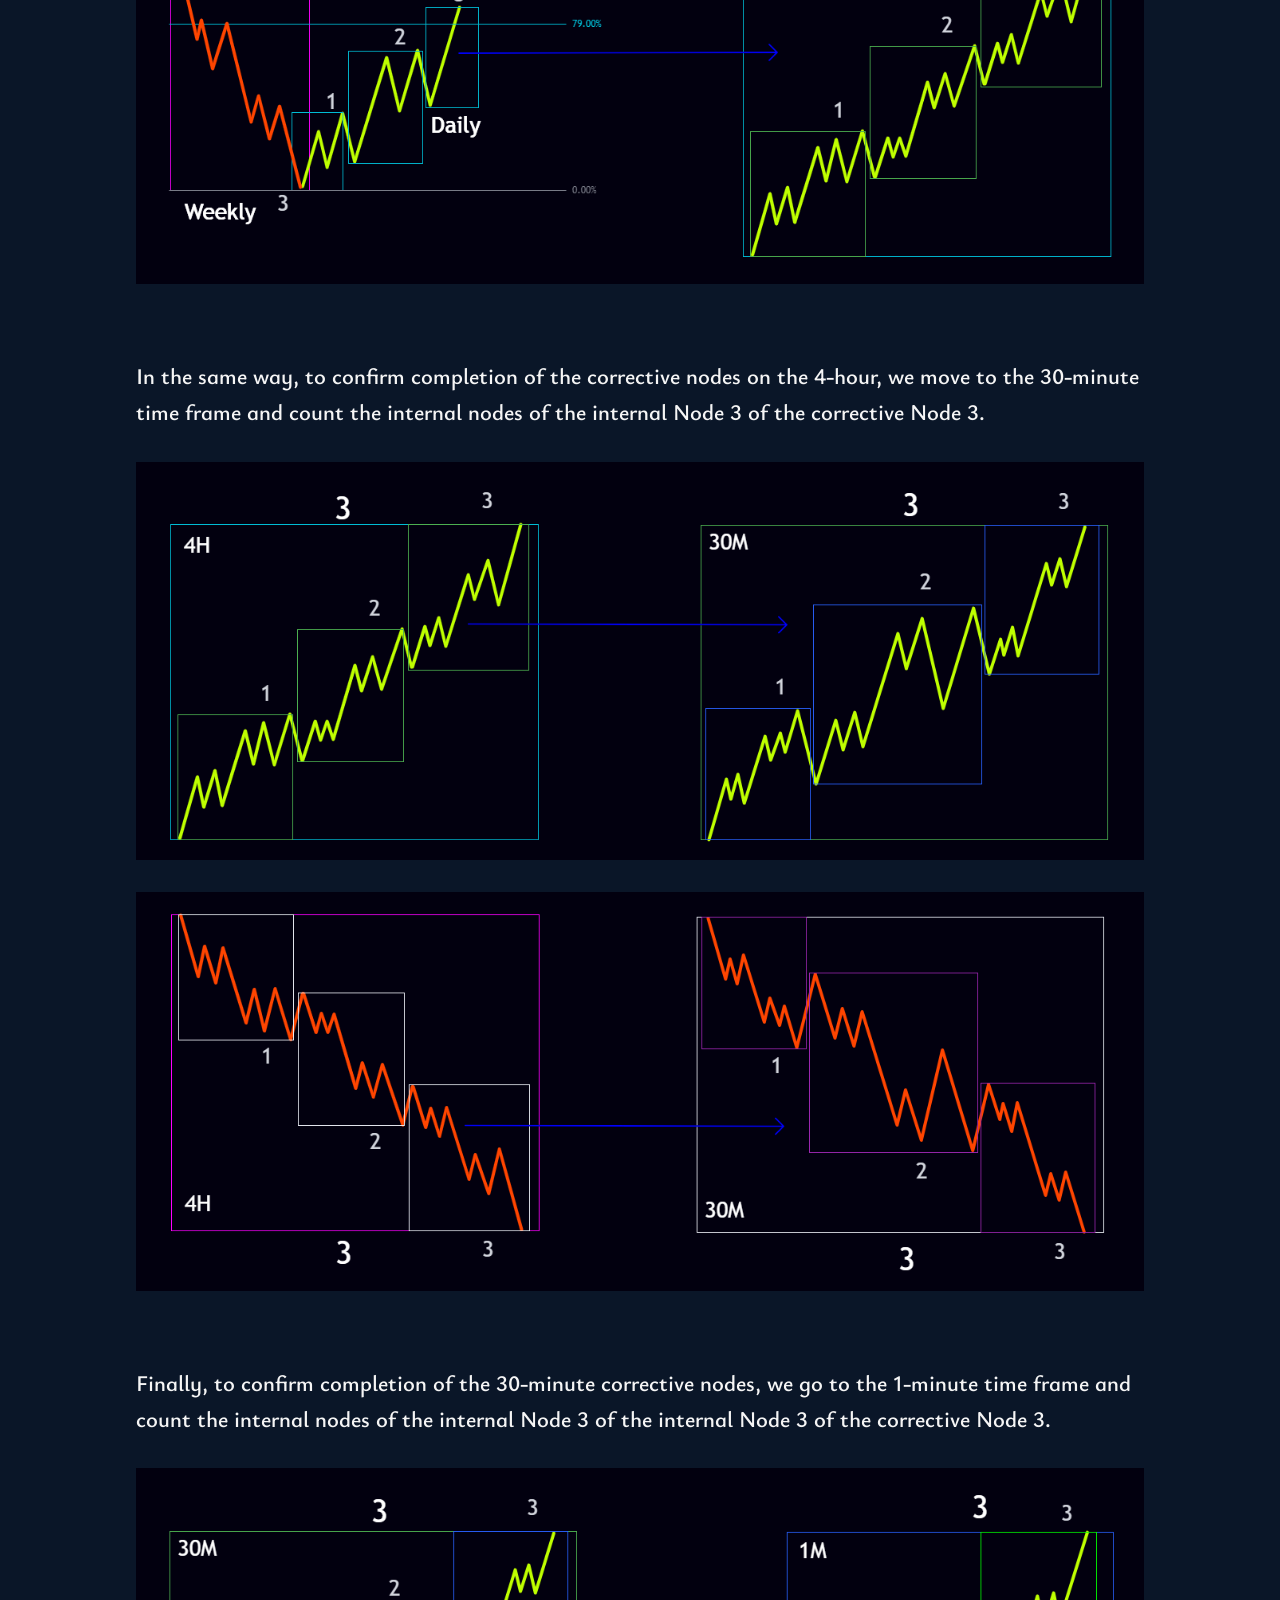
<file: Roadmap/Full-Analyze.html>
<!DOCTYPE html>
<html lang="en">
<head>
  <meta charset="UTF-8">
  <meta name="viewport" content="width=device-width, initial-scale=1.0">
  <title>N2N Trading Strategy - Full Analyze</title>
  <meta name="description" content="Nodes, cycles, sequences, fractals, and symmetries are all part of the market-analysis toolkit that help us identify and analyze market structure and locate the right trading opportunities.">
  <link rel="icon" href="../favicon.ico" sizes="any">
  <link rel="icon" type="image/png" sizes="32x32" href="../favicon-32x32.png">
  <link rel="icon" type="image/png" sizes="16x16" href="../favicon-16x16.png">
  <link rel="apple-touch-icon" sizes="180x180" href="../apple-touch-icon.png">
  <link rel="stylesheet" href="../style.css">
</head>
<body>

  <!-- ========== HERO ========== -->
  <header class="content-hero">
    <nav class="navbar">
      <a href="https://n2ntraders.github.io/N2N/" class="logo">
        <img src="../assets/logo.png" alt="N2N">
      </a>

      <button class="menu-toggle" aria-label="Toggle menu" id="menuToggle">
        <span></span>
        <span></span>
        <span></span>
      </button>

      <ul class="nav-links" id="navLinks">
        <li><a href="https://n2ntraders.github.io/N2N/">Home</a></li>
        <li><a href="https://n2ntraders.github.io/N2N/#roadmap">Roadmap</a></li>
        <li><a href="https://www.youtube.com/@N2NTraders" target="_blank">Youtube</a></li>
        <li><a href="https://t.me/n2ntrading" target="_blank">Telegram</a></li>
      </ul>
    </nav>

    <div class="single-content-title">
      <img src="../assets/7.png" alt="Full Analyze">
      <h1>Full Analyze</h1>
    </div>
  </header>

  <!-- ========== Single Content SECTION ========== -->
 <section class="section-single-content">
 
<p>Now that we’re familiar with all five core foundations of the N2N strategy, it’s time to understand how to use them for a complete analysis of a trading instrument and, from there, to trade it. Nodes, cycles, sequences, fractals, and symmetries are all part of the market-analysis toolkit that help us identify and analyze market structure and locate the right trading opportunities. In the N2N strategy there are different trade setups depending on market conditions, time frame, and trading style. But before we look at those setups we need to know how to analyze a trading instrument thoroughly.</p>

<h2>Top to Bottom Analysis</h2>

<p>One of the most important foundations of correctly analyzing a trading instrument is accurately determining Market Direction on that instrument. As mentioned in earlier material, Market Direction can differ depending on the time frame and scale of analysis. Depending on their trading style, every trader also uses a particular time frame for analysis and for entering a position. Investors usually work with the Daily and Weekly time frames for analysis or for entering the market. Longer-term and medium-term swing traders typically use the Daily and 4-hour time frames for analysis or even for position entry. Day traders usually rely on the 1-hour, 30-minute, 15-minute, or 5-minute time frames for analysis and entry. Scalpers and fast scalpers use the 5-minute, 1-minute, and even second-based time frames. Consequently, every trader, according to their style, needs a higher time frame to determine overall Market Direction, an intermediate time frame for market analysis, and a lower time frame for position entry.</p>

<p>To perform a complete analysis of a trading instrument and to locate its current position and direction in the market, we proceed as follows:</p>

<ol>
<li>First identify overall Market Direction on the highest time frame</li>
<li>Then analyze the market on the intermediate time frame</li>
<li>And finally enter the position on the lower time frame</li>
</ol>
<br>

<h3>Determining Overall Market Direction on the Highest Time Frame</h3>

<p>We begin by placing the chosen trading instrument on the largest available time frame, which is usually Weekly or Monthly. Following the method we learned in the nodes section, we count the nodes on that time frame. Depending on the count, we discover the state the market is in. Several possibilities can occur:</p>

<ul>
<li>The market has closed a complete cycle</li>
<li>The market has completed 3 nodes and has formed a larger Node 1</li>
<li>The market has completed 3 nodes and is in the correction of that move</li>
<li>The market has completed 2 nodes and is in the correction of that move</li>
</ul>
<br>

<h4>The market has closed a complete cycle</h4>

<p>In this situation the market can reverse and continue in the direction of the closed cycle. In positive cycles, once the market has resolved all Pending 1-2s to the left, it finishes its corrective down-trend and returns to the up-trend. The same logic applies to negative cycles: after resolving all Pending 1-2s to the left, the market finishes its corrective up-trend and returns to the down-trend. In cases where the market moves beyond the 92 % zone, there is a chance the corrective move continues and breaks the 100% level to the left. The schematic below show all of these possibilities in both positive and negative cycles.</p>
<img src="./Full-Analyze/HTF-Cycle.png" alt="The market has closed a complete cycle">
<br>


<h4>The market has completed 3 nodes and has formed a larger Node 1</h4>

<p>In this case, depending on the depth of the correction after the 3-node completion, we can conclude that the market has formed a larger Node 1 and may return to its up-trend or down-trend in order to form a larger Node 2. If the market has reversed by resolving the internal Pending 1-2s of Node 3 or Node 2, we can say with high probability that it will resume its up-trend or down-trend to form the larger Node 2. The images below illustrate all of these situations in both positive and negative trends.</p>

<img src="./Full-Analyze/HTF-PN1.png" alt="The market has completed 3 nodes and has formed a larger Node 1">
<img src="./Full-Analyze/HTF-NN1.png" alt="The market has completed 3 nodes and has formed a larger Node 1">



<p>If the market, after completing 3 nodes, sits on Cycle Evolution Zone 1, 2, 3, or 4, we can say with high probability that it will resume its up-trend or down-trend. According to the symmetry rules, to complete the larger Node 2 it must move at least the size of the larger Node 1.</p>

<ul>
<li>Zones 2 and 4 are the strongest candidates for the end of a corrective down-move or up-move and for a market reversal. If the market reaches these zones with 2 or 3 completed nodes, we can expect a reversal.</li>
<li>Zones 1 and 3 rank next; the market needs to arrive there with 3 completed nodes before we can reasonably expect the end of the corrective move and a reversal.</li>
<li>If the market breaks the low or high of the Node 2 to the left, a larger cycle will probably close and the count will change.</li>
</ul>
<br>

<h4>The market has completed 3 nodes and is in the correction of that move</h4>

<p>Here the market has finished a 3-node Uptrend or Downtrend and is correcting Node 3. According to node rules, the minimum correction required is the resolution of the first internal Pending 1-2 of Node 3; in most cases the market resolves all internal Pending 1-2s of Node 3. In other situations the correction can continue in order to resolve Pending 1-2s of Node 2 or even Node 1. By examining the type of movement and the nodes that form inside the correction we can determine which Pending 1-2s the market is likely to resolve. Consequently the corrective trend remains bullish or bearish. We will now examine all of these cases in both positive and negative trends.</p>

<img src="./Full-Analyze/HTF-PN3.png" alt="The market has completed 3 nodes and is in the correction of that move">
<img src="./Full-Analyze/HTF-NN3.png" alt="The market has completed 3 nodes and is in the correction of that move">


<p>When 3 bullish or bearish nodes are completed, if we assume the correction is located at the pink or blue point, the zones from which the market may resume its up-trend or down-trend look as shown above. As already stated, the minimum correction reaches Cycle Evolution Zone 1 with certainty, so the direction remains bearish (schematic 1) or bullish (schematic 2) and the correction continues. Once the market reaches any of zones 1 through 6 with 3 completed nodes, we can expect the correction to end and the trend to change.</p>

<ul>
<li>Zones 2, 4, and 6 are the primary reversal candidates; the market can reverse from these zones even with only 2 completed nodes.</li>
<li>Zones 1, 3, and 5 rank next; the market must arrive with 3 completed nodes before we treat them as valid candidates for a trend change.</li>
<li>If the market fails to reverse from any of these zones and breaks the 100% level to the left, overall Market Direction is likely to remain bearish (schematic 1) or bullish (schematic 2).</li>
</ul>
<br>

<h4>The market has completed 2 nodes and is in the correction of that move</h4>

<p>In this situation the market has finished 2 bullish or bearish nodes and is correcting Node 2. According to node rules, the minimum correction is the resolution of the first internal Pending 1-2 of the Node 3-from-2; in most cases the market resolves all internal Pending 1-2s of that Node 3-from-2. In other cases the correction can continue to resolve other Pending 1-2s of Node 2 or of Node 1. By looking at the character of the move and the nodes that form inside the correction we can identify which Pending 1-2s are being resolved. Therefore the corrective trend remains bullish or bearish. We now examine all of these possibilities in both positive and negative trends.</p>

<img src="./Full-Analyze/HTF-PN2.png" alt="The market has completed 2 nodes and is in the correction of that move">
<img src="./Full-Analyze/HTF-NN2.png" alt="The market has completed 2 nodes and is in the correction of that move">

<p>When 2 bullish or bearish nodes are completed, if we assume the correction sits at the pink or blue point, the zones from which the market may resume its up-trend or down-trend appear as shown above. The minimum correction reaches Cycle Evolution Zone 1, so Market Direction remains bearish (schematic 1) or bullish (schematic 2) and the correction continues. Once the market reaches any of zones 1 through 7 with 3 completed nodes, we can expect a change in the corrective direction (bearish in schematic 1, bullish in schematic 2) and a return to the primary up-trend or down-trend.</p>

<ul>
<li>As in the previous cases, if the market reaches the primary zones 2, 4, 5, or 7 with 2 completed nodes, we can expect a reversal back to the bullish (schematic 1) or bearish (schematic 2) state. In zones 1, 3, and 6, however, the market must arrive with 3 completed nodes before we can reasonably expect a change of direction.</li>
<li>According to node rules, if the market reverses from zone 5 the new node count will be the 50%–50% and the move may become Node 3, or Nodes 1 and 2 together may have formed a larger Node 1, in which case the market must move at least the combined size of those two nodes.</li>
<li>If the market reverses from zone 6, Nodes 1 and 2 together form a larger Node 1.</li>
<li>If the market reverses from zone 7, a complete cycle has been formed.</li>
<li>Finally, if the market fails to reverse from any of these zones and breaks the 100% level to the left, overall Market Direction is likely to remain bearish (schematic 1) or bullish (schematic 2).</li>
</ul>
<br>
<br>

<h3>Market Analysis on the Intermediate Time Frame</h3>

<p>After we have analyzed the instrument on the highest time frame and established its overall direction, we move to the intermediate time frame to perform the analysis that belongs to that scale and to look for suitable trade locations. Suppose that on the higher time frame we arrived at the conclusion “the market has completed 3 nodes and has formed a larger Node 1.” We now need to determine whether the market, with 2 or 3 nodes, is sitting on the Cycle Evolution Zone of Node 2 or Node 3 to the left. For this purpose we switch the chart to the Daily time frame and count the corrective nodes. If the correction is complete with 2 or 3 nodes, we can expect the market to resume its up-trend or down-trend and form the larger Node 2.</p>
<img src="./Full-Analyze/HTF-PN1-2.png" alt="Market Analysis on the Intermediate Time Frame">
<img src="./Full-Analyze/HTF-NN1-2.png" alt="Market Analysis on the Intermediate Time Frame">
<br>

<p>To confirm that the corrective nodes on the Daily are finished, we drop to the 4-hour time frame and count the internal nodes of the corrective Node 3.</p>
<img src="./Full-Analyze/HTF-PN1-2-3.png" alt="Market Analysis on the Intermediate Time Frame">
<img src="./Full-Analyze/HTF-NN1-2-3.png" alt="Market Analysis on the Intermediate Time Frame">
<br>


<p>In the same way, to confirm completion of the corrective nodes on the 4-hour, we move to the 30-minute time frame and count the internal nodes of the internal Node 3 of the corrective Node 3.</p>
<img src="./Full-Analyze/HTF-PN1-2-3-4.png" alt="Market Analysis on the Intermediate Time Frame">
<img src="./Full-Analyze/HTF-NN1-2-3-4.png" alt="Market Analysis on the Intermediate Time Frame">
<br>

<p>Finally, to confirm completion of the 30-minute corrective nodes, we go to the 1-minute time frame and count the internal nodes of the internal Node 3 of the internal Node 3 of the corrective Node 3.</p>
<img src="./Full-Analyze/HTF-PN1-2-3-4-5.png" alt="Market Analysis on the Intermediate Time Frame">
<img src="./Full-Analyze/HTF-NN1-2-3-4-5.png" alt="Market Analysis on the Intermediate Time Frame">
<br>


<p>Once the Node-3 count is complete on the 1-minute time frame we can state that the 3 corrective nodes (bearish or bullish) on the Daily are finished, and from that area we can expect the resumption of the up-trend or down-trend. The schematic example described above is a real case on EURUSD, which can be seen in the charts that follow.</p>
<br>

<p>On the Weekly or Monthly time frame the market formed a complete cycle from 1971 to 1985. According to node- and cycle-counting rules, any cycle that forms before Node 1 is excluded from the count. Therefore a new count begins in 1985, and the up-trend ends with 3 nodes in 2008. After the completion of 3 nodes the market must make at least a minimum correction to resolve the first internal Pending 1-2 of Node 3; consequently from 2008 the market entered a corrective phase and, as can be observed, resolved all Pending 1-2s of Node 3 by 2022.</p>

<img src="./Full-Analyze/EURUSD-1W.png" alt="EURUSD 1W">
<img src="./Full-Analyze/EURUSD-1D.png" alt="EURUSD 1D">
<img src="./Full-Analyze/EURUSD-4H.png" alt="EURUSD 4H">
<img src="./Full-Analyze/EURUSD-4HZ.png" alt="EURUSD 4H">
<img src="./Full-Analyze/EURUSD-30M.png" alt="EURUSD 30M">
<img src="./Full-Analyze/EURUSD-1M.png" alt="EURUSD 1M">
<br>

<p>As expected, once the market completed 3 nodes and reached the Cycle Evolution Zone of Node 3 to the left on the Weekly time frame, it finished its corrective down-trend and re-entered an up-trend. We can therefore say the market is in the process of forming an bullish Node 2 on the Weekly time frame.</p>
<img src="./Full-Analyze/EURUSD-1WF.png" alt="EURUSD 1W">
<br>

<p>If we now apply Time Symmetry we know that the Node 1 formed on the Weekly took roughly 23 years, so we can estimate that Node 2 will also require at least 20 years. That time horizon is absurd and unacceptable for a retail trader or even for most institutional traders; the purpose of analysis at this scale, however, is not to trade it but to obtain a Top to Bottom view of the market and to know its overall direction.</p>

<p>In another scenario the 3 bearish nodes may together have formed a larger bearish Node 1, so overall Market Direction remains bearish and the market may have no intention of forming a larger Node 2 on the Weekly. Even so, because 3 bearish nodes have been completed we can still expect a corrective up-trend move that resolves the internal Pending 1-2s of the bearish Node 3.</p>
<img src="./Full-Analyze/EURUSD-1DU1.png" alt="EURUSD 1D">
<img src="./Full-Analyze/EURUSD-1DU2.png" alt="EURUSD 1D">
<br>

<p>Since we know that Market Direction remains at least bullish until those internal Pending 1-2s of Node 3 are resolved, after the 3 bullish nodes are finished we begin counting the correction of that node to see whether it is complete with 2 or 3 nodes. If the correction is complete we can take positions from that area in the direction of the trend. As before, we start the count on the higher time frame and continue downward through the lower time frames for confirmation.</p>
<img src="./Full-Analyze/EURUSD-4HU1.png" alt="EURUSD 4H">
<img src="./Full-Analyze/EURUSD-30MU1.png" alt="EURUSD 30M">
<img src="./Full-Analyze/EURUSD-1MU1.png" alt="EURUSD 1M">
<br>

<p>As the counts on the 4-hour, 30-minute, and 1-minute time frames showed, the market completed a 3-node corrective down-trend of the bullish Node 1. We can therefore conclude that from this zone the market is ready to begin the formation of an bullish Node 2.</p>
<img src="./Full-Analyze/EURUSD-4HU2.png" alt="EURUSD 4H">
<br>
<br>


<h3>Position Entry on the Lower Time Frame</h3>

<p>Once overall Market Direction has been established on the higher time frame and the intermediate time frame has been analyzed, it is time to examine how to enter a position. In the N2N strategy there are several different entry setups; among them are:</p>

<ul>
<li>Reversal position at Node 3</li>
<li>Reversal position at the end of EP after Node 3</li>
<li>Reversal position at Node 3-from-2</li>
<li>Position in the direction of Node 1 to Node 2</li>
</ul>

<p>In the next post we will examine all of these entry methods in detail.</p>
<br>


<h2>Additional Notes on the Complete Analysis of a Trading Instrument</h2>

<p>In some of the market states described above it was noted that certain zones must be reached with 3 completed nodes before they can be treated as valid candidates for a reversal. It should be mentioned that the market can reverse from those zones with only 2 completed nodes as well, but the error rate is high; therefore we prefer to consider those zones only when the market arrives with 3 completed nodes.</p>
<br>

<p>The Top to Bottom method presented for analyzing trading instruments works correctly from the highest to the lowest time frames because of the fractal nature of the market. To analyze any instrument it is enough to determine overall Market Direction once, from the Top to Bottom, and then, according to trading style (investing, longer-term swing trading, medium-term swing trading, day trading, scalping, or fast scalping), perform the intermediate-time-frame analysis and enter on the appropriate lower time frame.</p>
<br>


<p>Medium-term swing traders, day traders, scalpers, and fast scalpers need to count the Weekly or Monthly time frame only once a year; thereafter they should concentrate on the intermediate and lower time frames that match their style.</p>

<ul>
<li>For medium-term swing traders the 4-hour or 1-hour time frames are recommended for analysis and the 30-minute or 15-minute time frames for entry.</li>
<li>For day traders the 30-minute or 15-minute time frames are recommended for analysis and the 5-minute or 1-minute time frames for entry.</li>
<li>For scalpers the 15-minute or 5-minute time frames are recommended for analysis and the 1-minute or 30-second time frames for entry.</li>
<li>For fast scalpers the 1-minute or 30-second time frames are recommended for analysis and the 10-second or 5-second time frames for entry.</li>
</ul>

<p>Of course medium-term swing traders and day traders can also drop to still lower entry time frames if they want greater precision.</p>


<div class="content-footer">
<a href="https://n2ntraders.github.io/N2N/Roadmap/Symmetry" class="prev-next-btn"><svg xmlns="http://www.w3.org/2000/svg" width="30" height="30" fill="currentColor" class="bi bi-arrow-left-circle" viewBox="0 0 16 16">
  <path fill-rule="evenodd" d="M1 8a7 7 0 1 0 14 0A7 7 0 0 0 1 8m15 0A8 8 0 1 1 0 8a8 8 0 0 1 16 0m-4.5-.5a.5.5 0 0 1 0 1H5.707l2.147 2.146a.5.5 0 0 1-.708.708l-3-3a.5.5 0 0 1 0-.708l3-3a.5.5 0 1 1 .708.708L5.707 7.5z"/>
</svg>Symmetry</a>

<a href="https://n2ntraders.github.io/N2N/Roadmap/Trading-Setups" class="prev-next-btn">Trading Setups<svg xmlns="http://www.w3.org/2000/svg" width="30" height="30" fill="currentColor" class="bi bi-arrow-right-circle" viewBox="0 0 16 16">
  <path fill-rule="evenodd" d="M1 8a7 7 0 1 0 14 0A7 7 0 0 0 1 8m15 0A8 8 0 1 1 0 8a8 8 0 0 1 16 0M4.5 7.5a.5.5 0 0 0 0 1h5.793l-2.147 2.146a.5.5 0 0 0 .708.708l3-3a.5.5 0 0 0 0-.708l-3-3a.5.5 0 1 0-.708.708L10.293 7.5z"/>
</svg></a>
</div>

</section>

<button id="backToTop" class="back-to-top" title="Back to top">↑</button>

  <!-- ========== Footer SECTION ========== -->

<footer class="footer-section">
  
  <p>All the materials provided on this website are completely free. You are welcome to use, copy, and share them without any restrictions. If you found this content useful and would like to support our work, you can make a voluntary donation to any of the wallet addresses below. Your support helps us continue creating and sharing free educational resources.</p>

  <div class="wallets">
    <div class="wallet-item">
      <strong>BTC:</strong>
      <div class="wallet-row">
        <code id="btc-address">bc1qym9lejsaknw9axe5nx6s7mtfkjrgjhks4mguan</code>
        <button class="copy-btn" onclick="copyAddress('btc-address', this)">Copy</button>
      </div>
    </div>

    <div class="wallet-item">
      <strong>ETH Chain:</strong>
      <div class="wallet-row">
        <code id="eth-address">0xcF54827cC168527Cc98213b9511252F936219002</code>
        <button class="copy-btn" onclick="copyAddress('eth-address', this)">Copy</button>
      </div>
    </div>

    <div class="wallet-item">
      <strong>BNB Chain:</strong>
      <div class="wallet-row">
        <code id="bnb-address">TXYZopYRdj2D9XRtbG411XZZ3kM5VkAeBf</code>
        <button class="copy-btn" onclick="copyAddress('bnb-address', this)">Copy</button>
      </div>
    </div>

        <div class="wallet-item">
      <strong>Solana Chain:</strong>
      <div class="wallet-row">
        <code id="sol-address">2UZGJaLvzGqgQ6TpHt2W93yEPzbhaiXhUDxL11PK47bP</code>
        <button class="copy-btn" onclick="copyAddress('sol-address', this)">Copy</button>
      </div>
    </div>
        <div class="wallet-item">
      <strong>Polygon Chain:</strong>
      <div class="wallet-row">
        <code id="polygon-address">0xcF54827cC168527Cc98213b9511252F936219002</code>
        <button class="copy-btn" onclick="copyAddress('polygon-address', this)">Copy</button>
      </div>
    </div>

        <div class="wallet-item">
      <strong>Tron Chain:</strong>
      <div class="wallet-row">
        <code id="tron-address">THVxcnnbtUfg76VfLZkXHNaoGHwgm3LPsx</code>
        <button class="copy-btn" onclick="copyAddress('tron-address', this)">Copy</button>
      </div>
    </div>
    <div class="wallet-item">
      <strong>Arbitrum Chain:</strong>
      <div class="wallet-row">
        <code id="arbitrum-address">0xcF54827cC168527Cc98213b9511252F936219002</code>
        <button class="copy-btn" onclick="copyAddress('arbitrum-address', this)">Copy</button>
      </div>
    </div>
        <div class="wallet-item">
      <strong>Base Chain:</strong>
      <div class="wallet-row">
        <code id="base-address">0xcF54827cC168527Cc98213b9511252F936219002</code>
        <button class="copy-btn" onclick="copyAddress('base-address', this)">Copy</button>
      </div>
    </div>
  </div>
</footer>



  <script src="../script.js"></script>
</body>
</html>
</file>
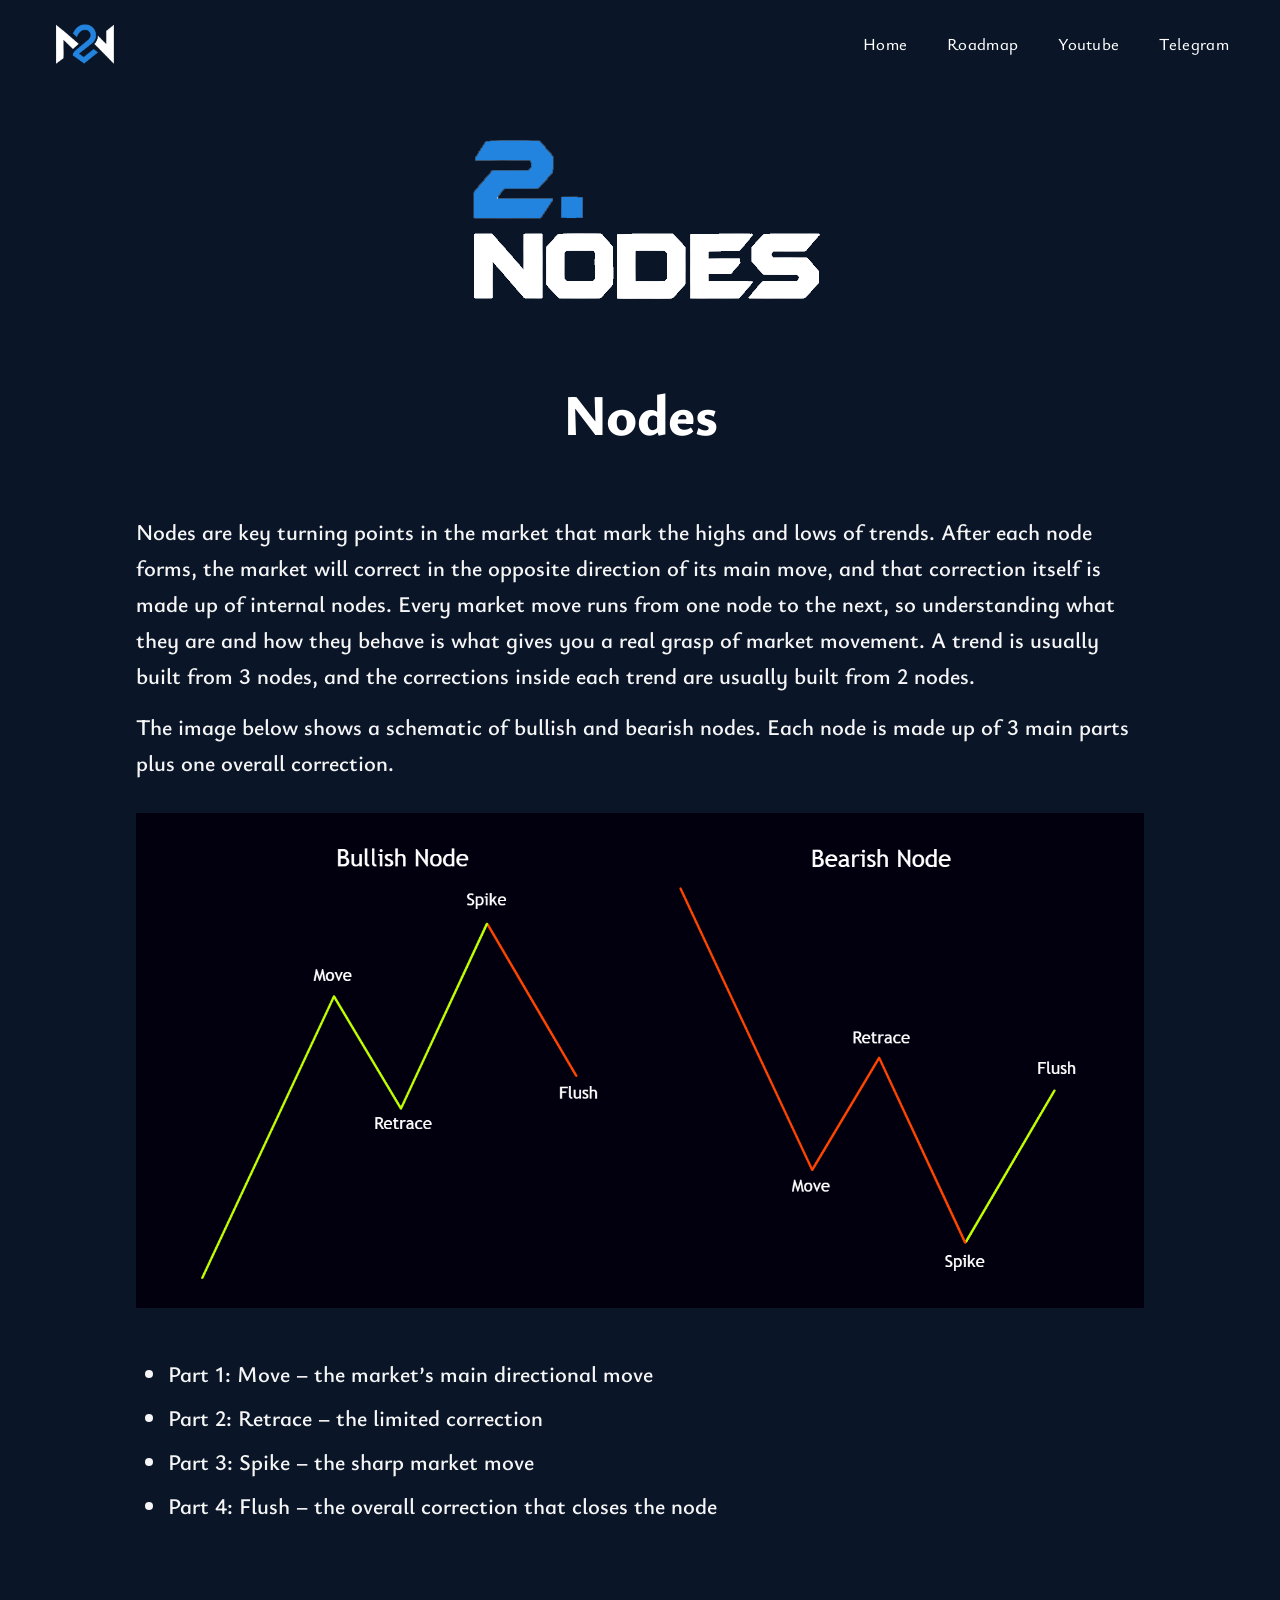
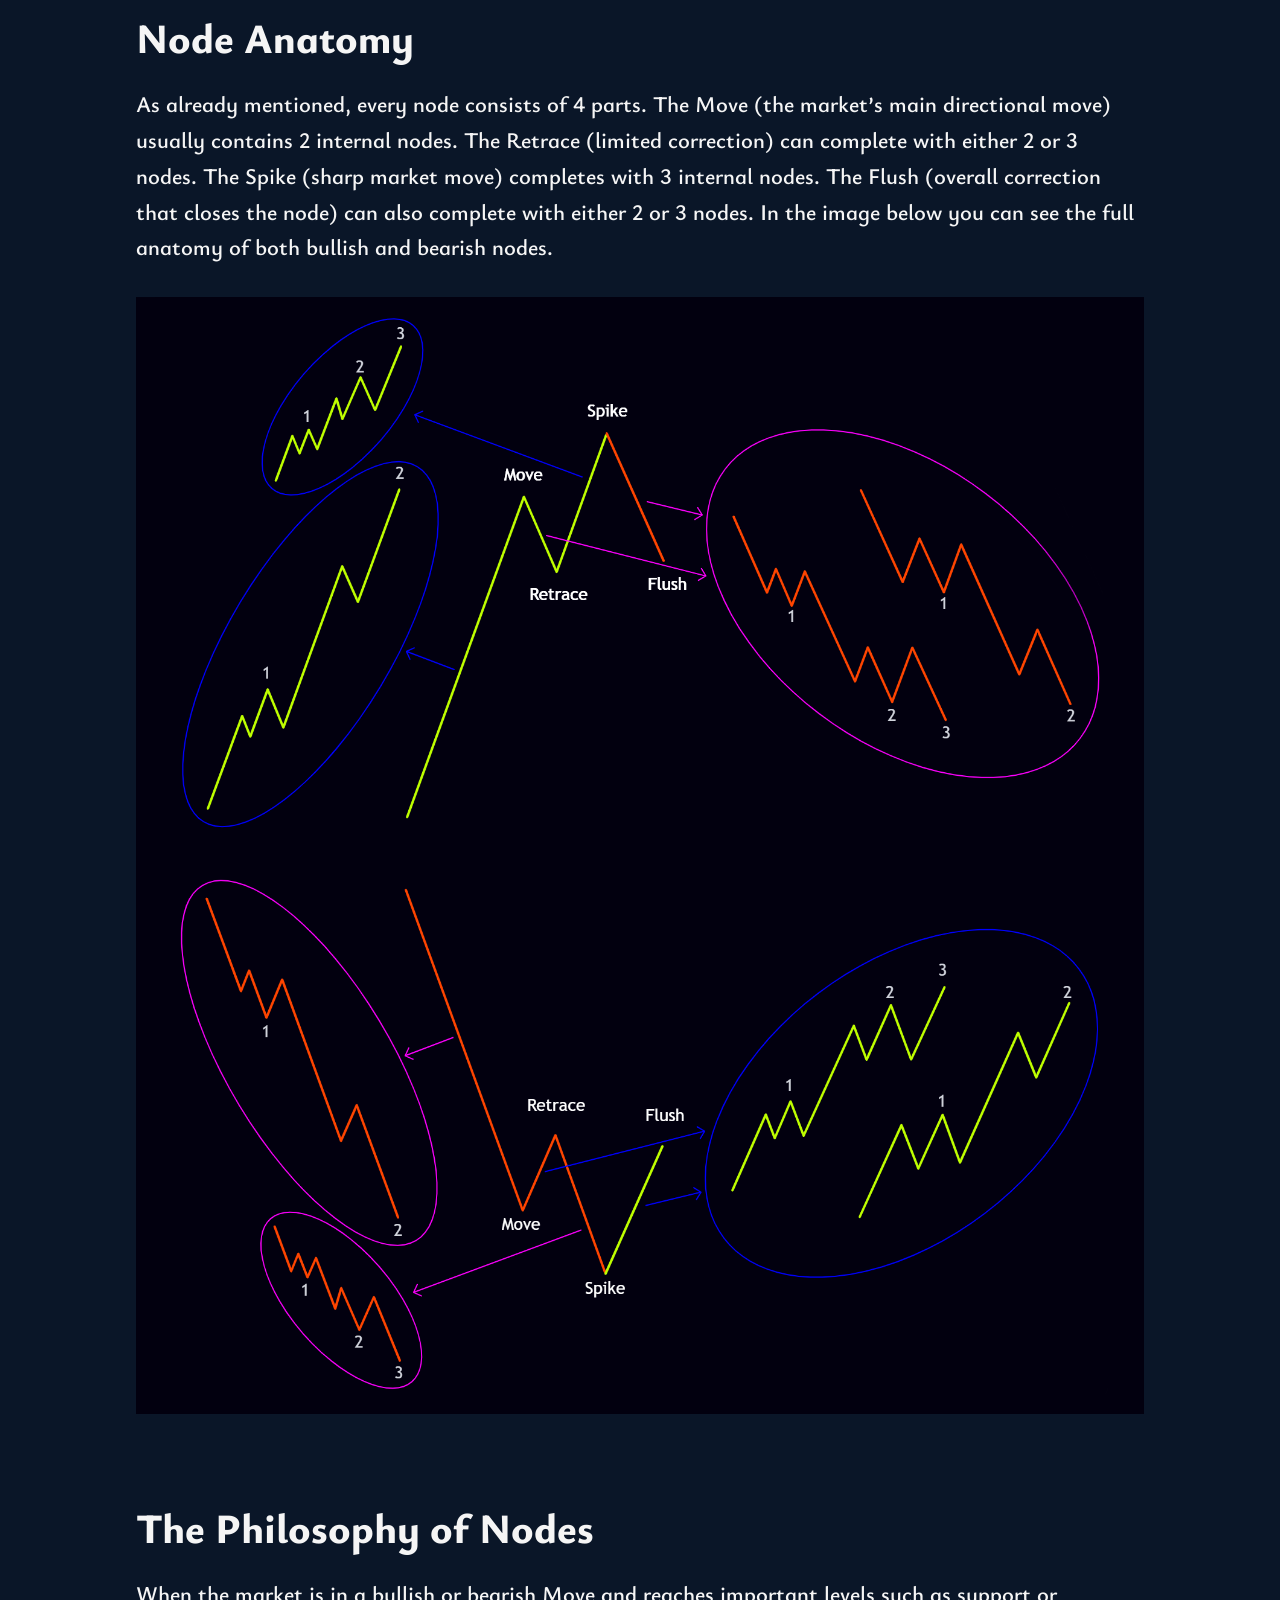
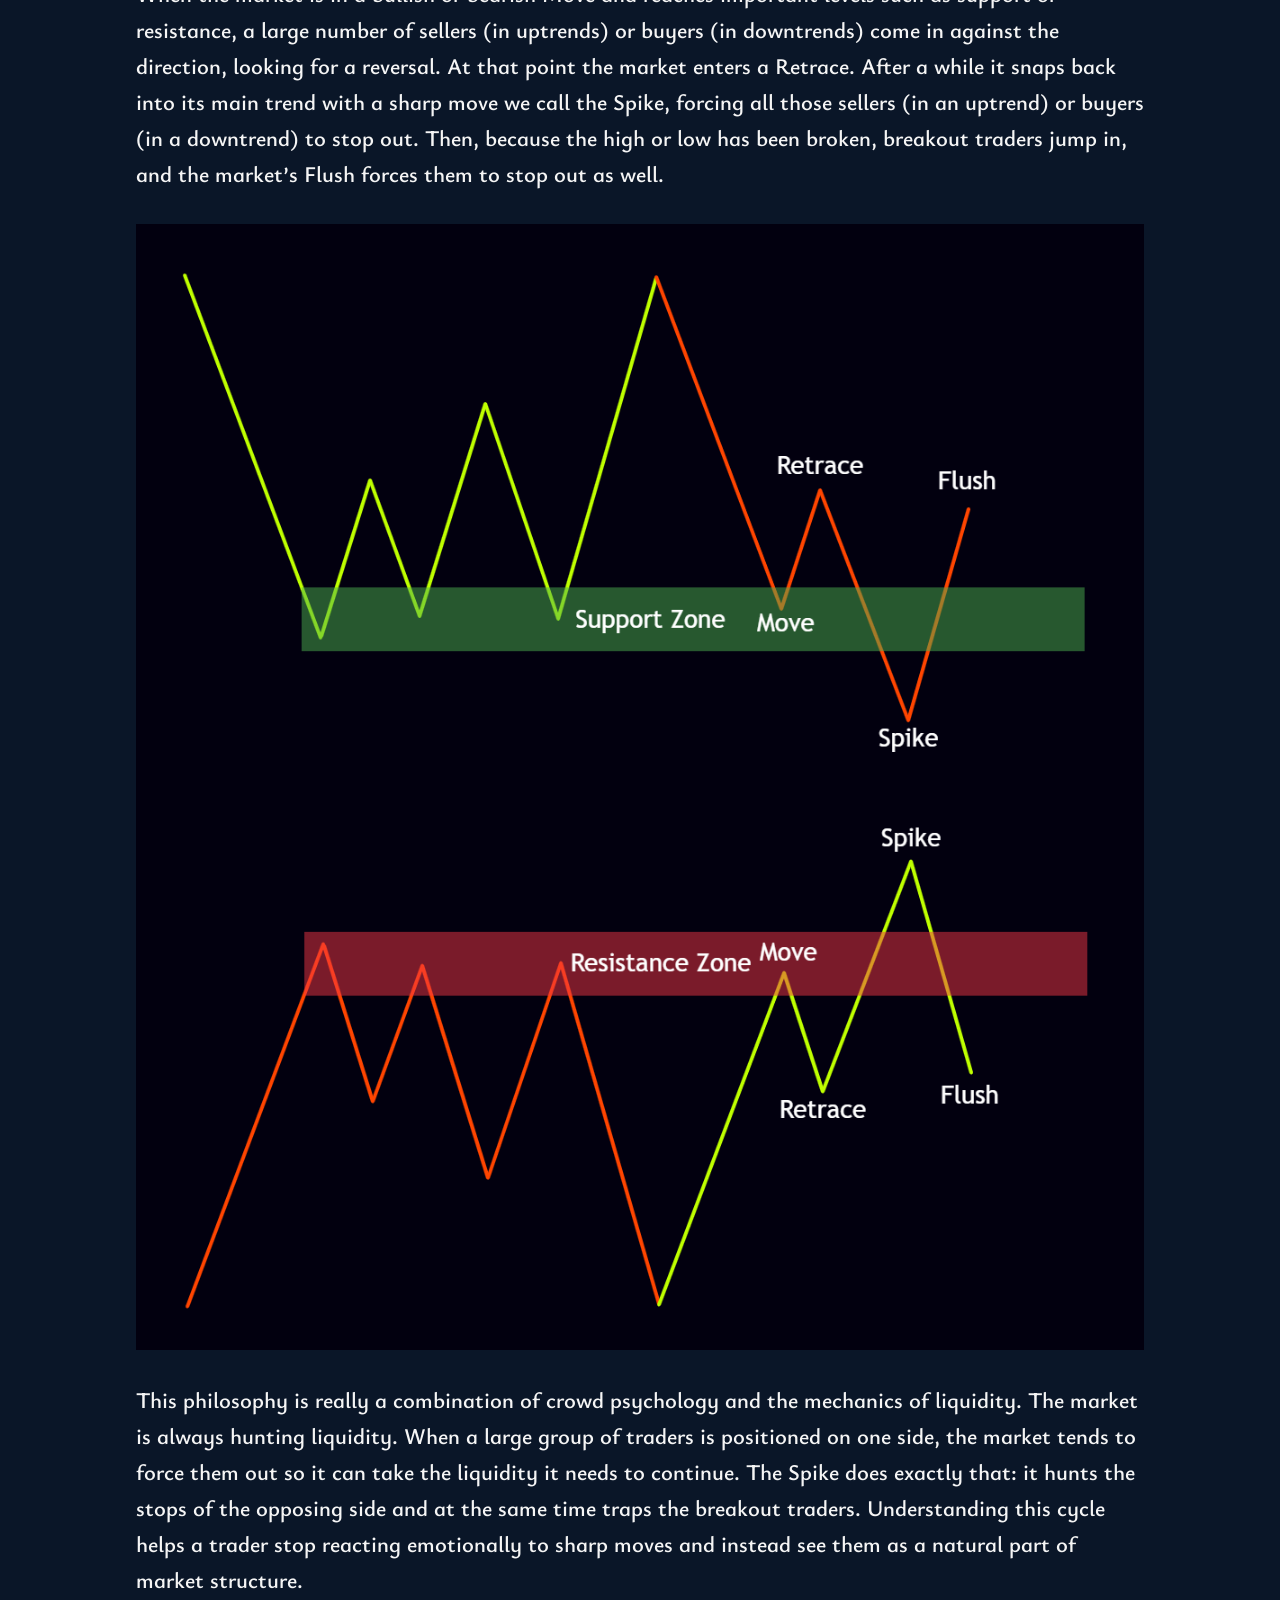
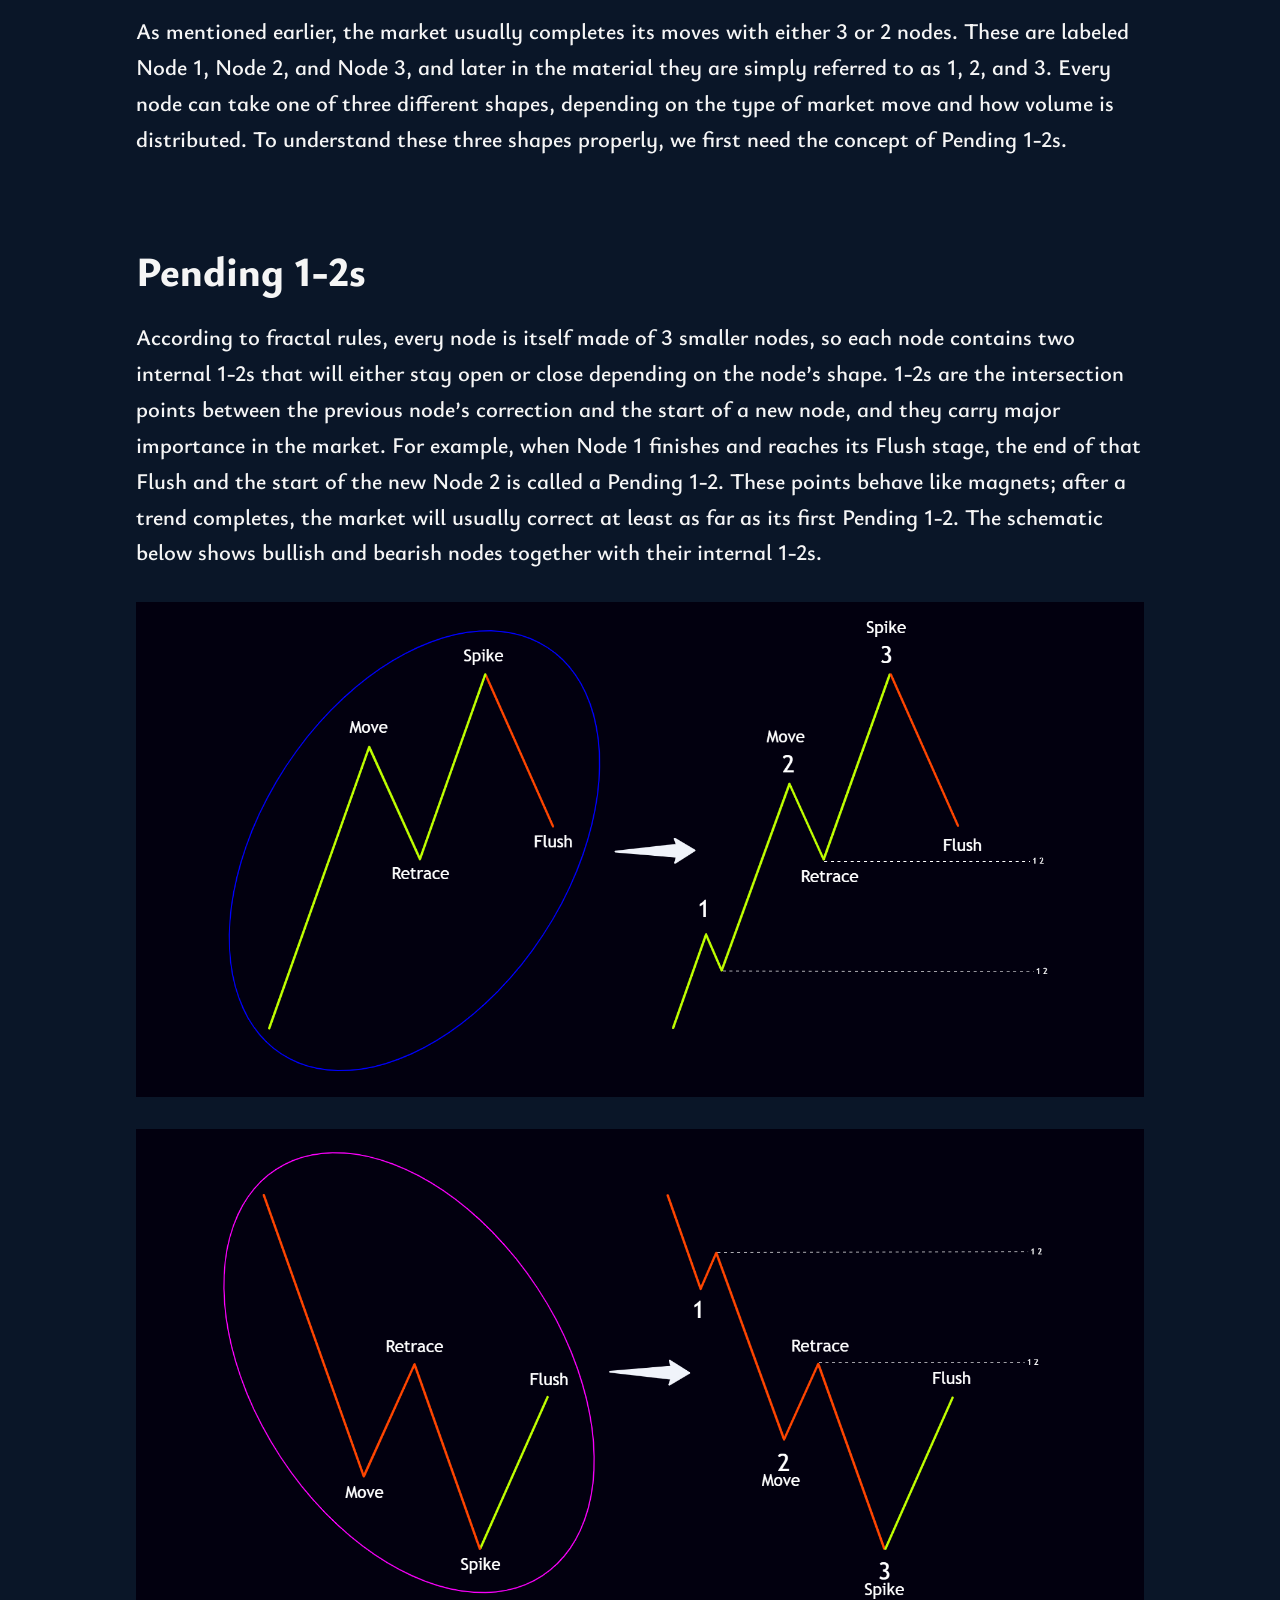
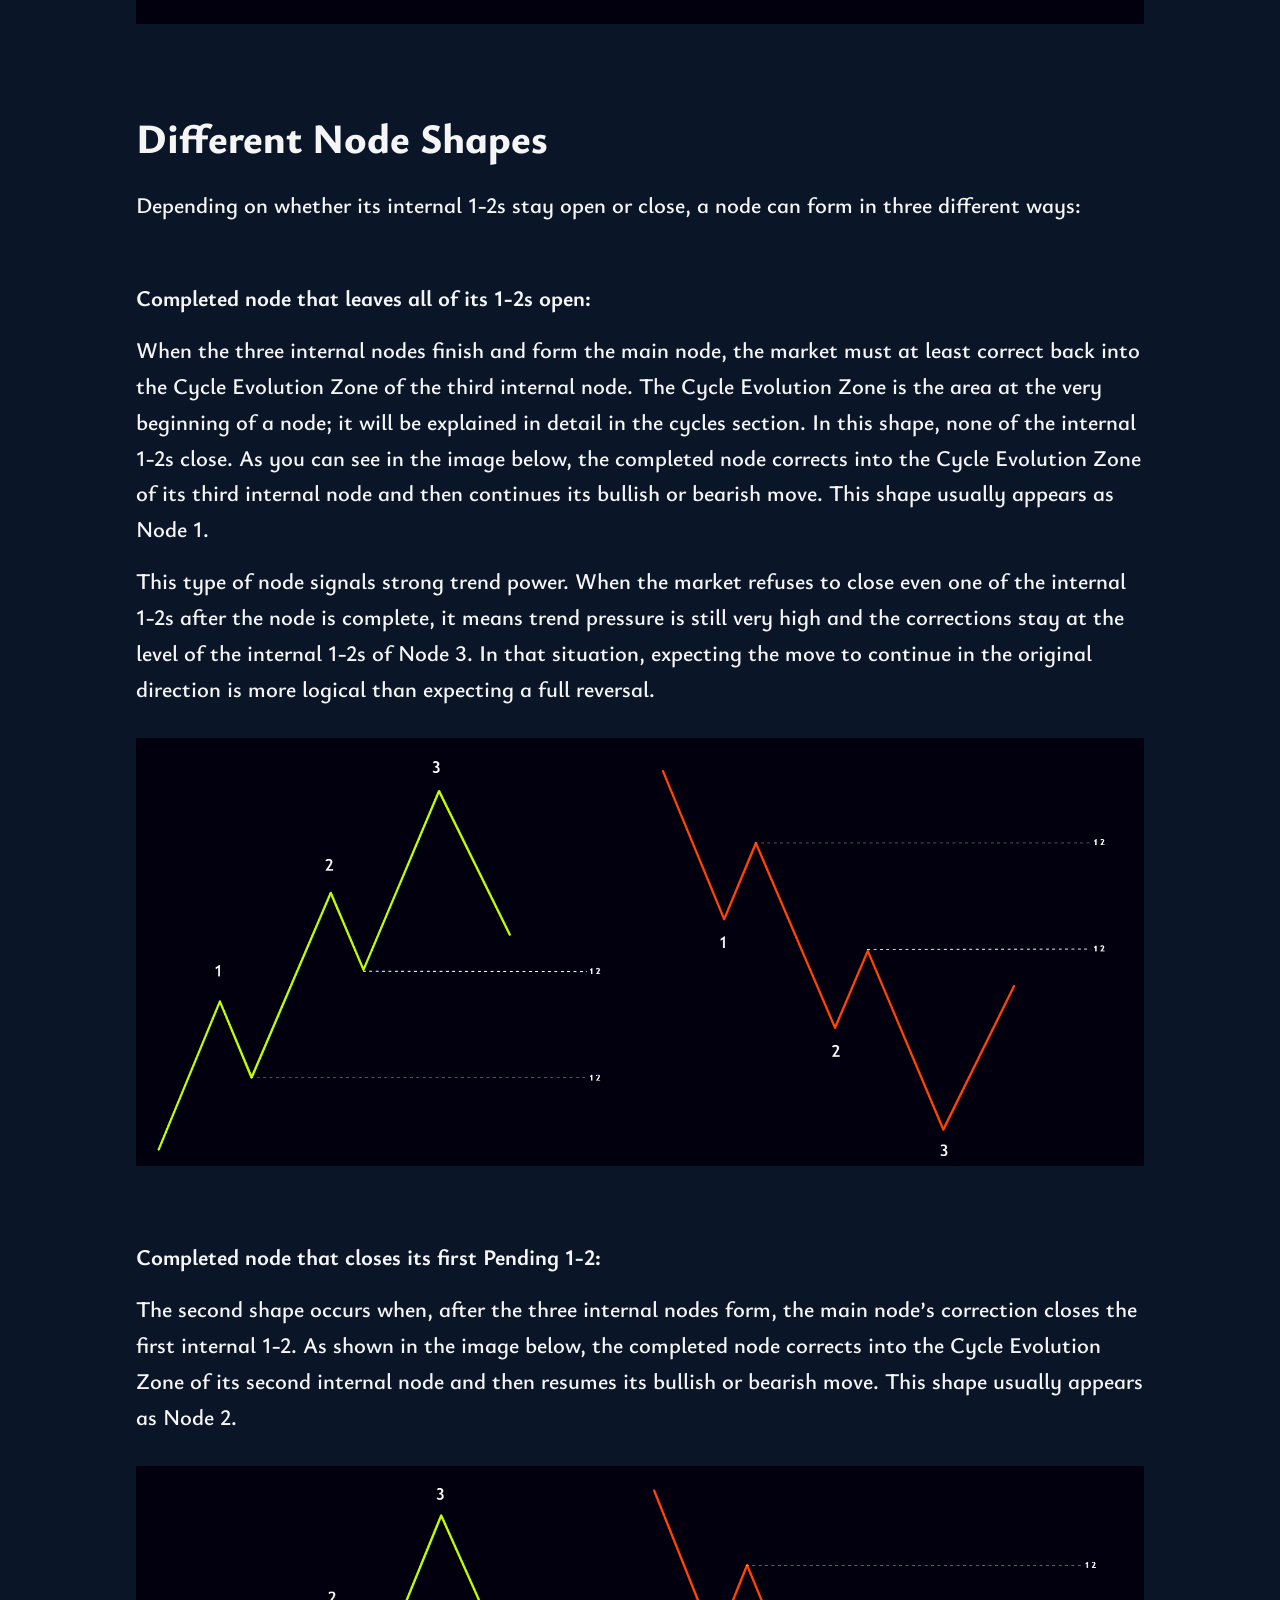
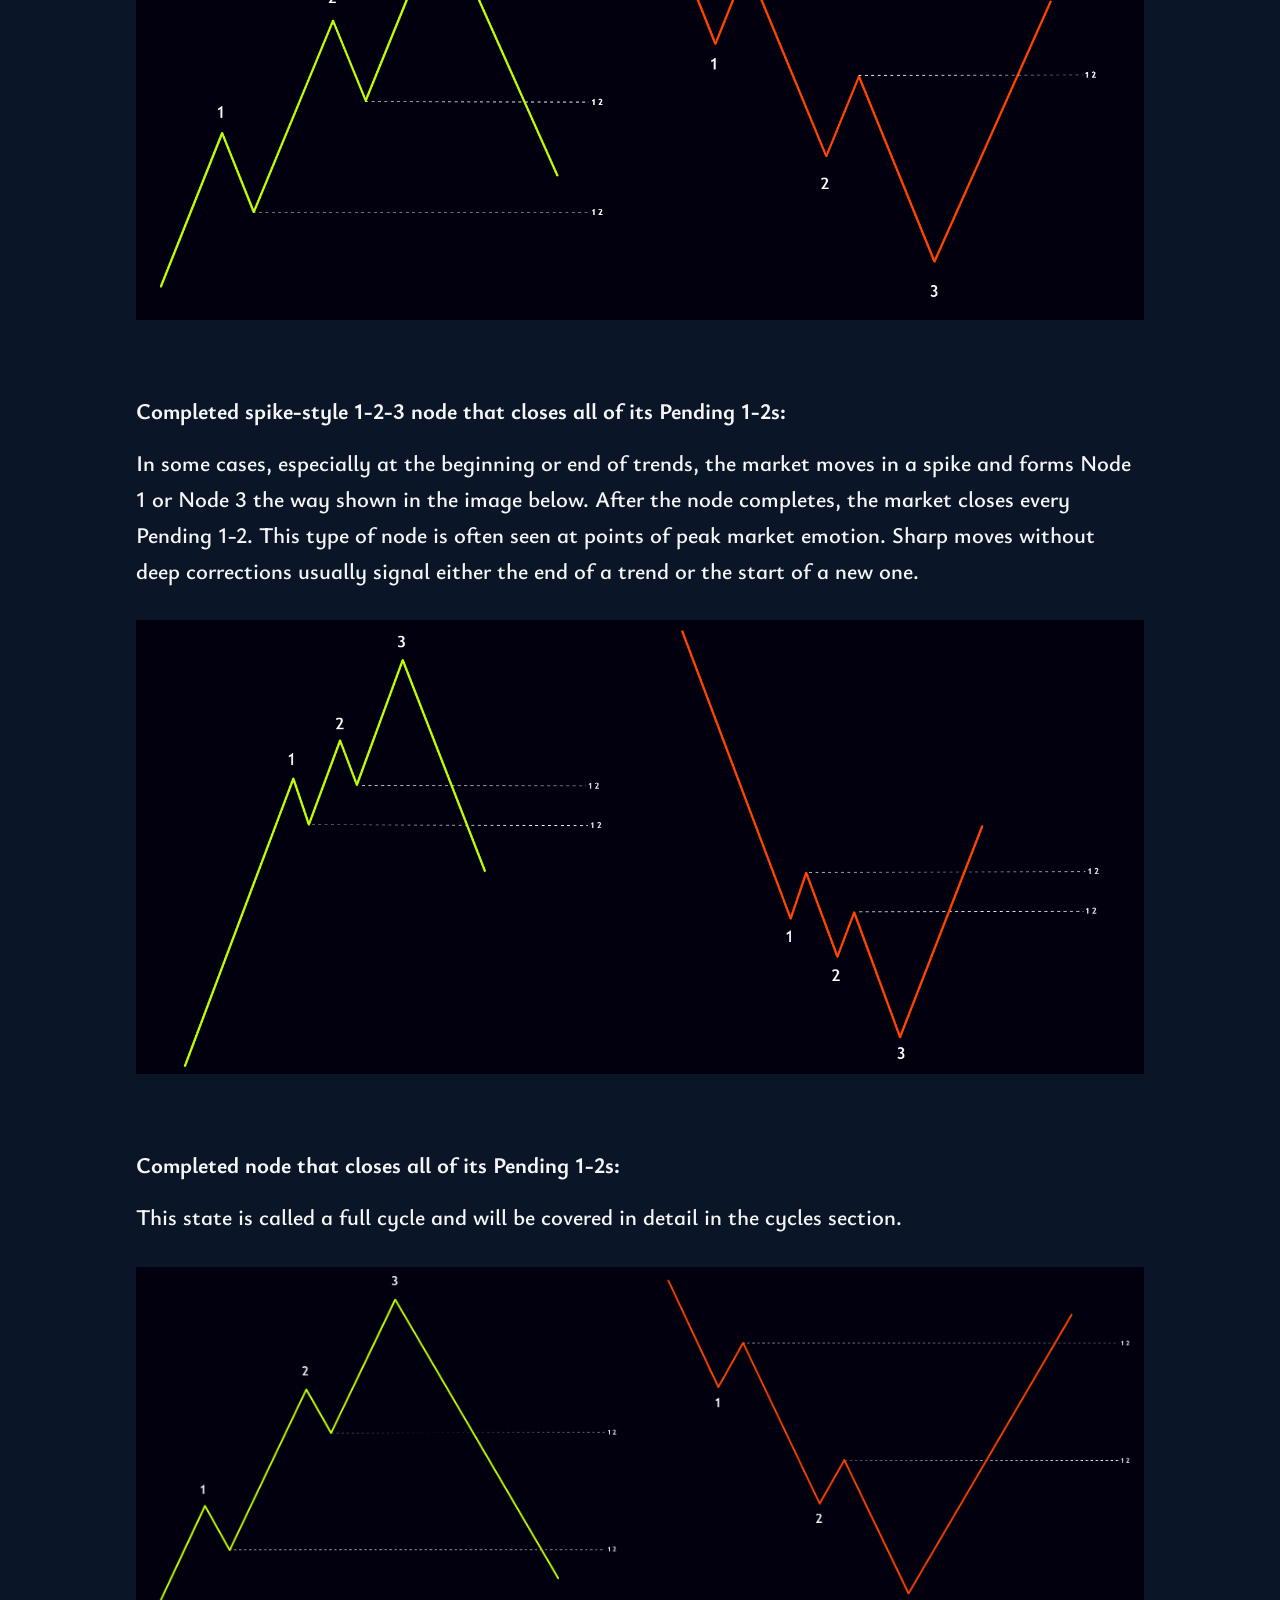
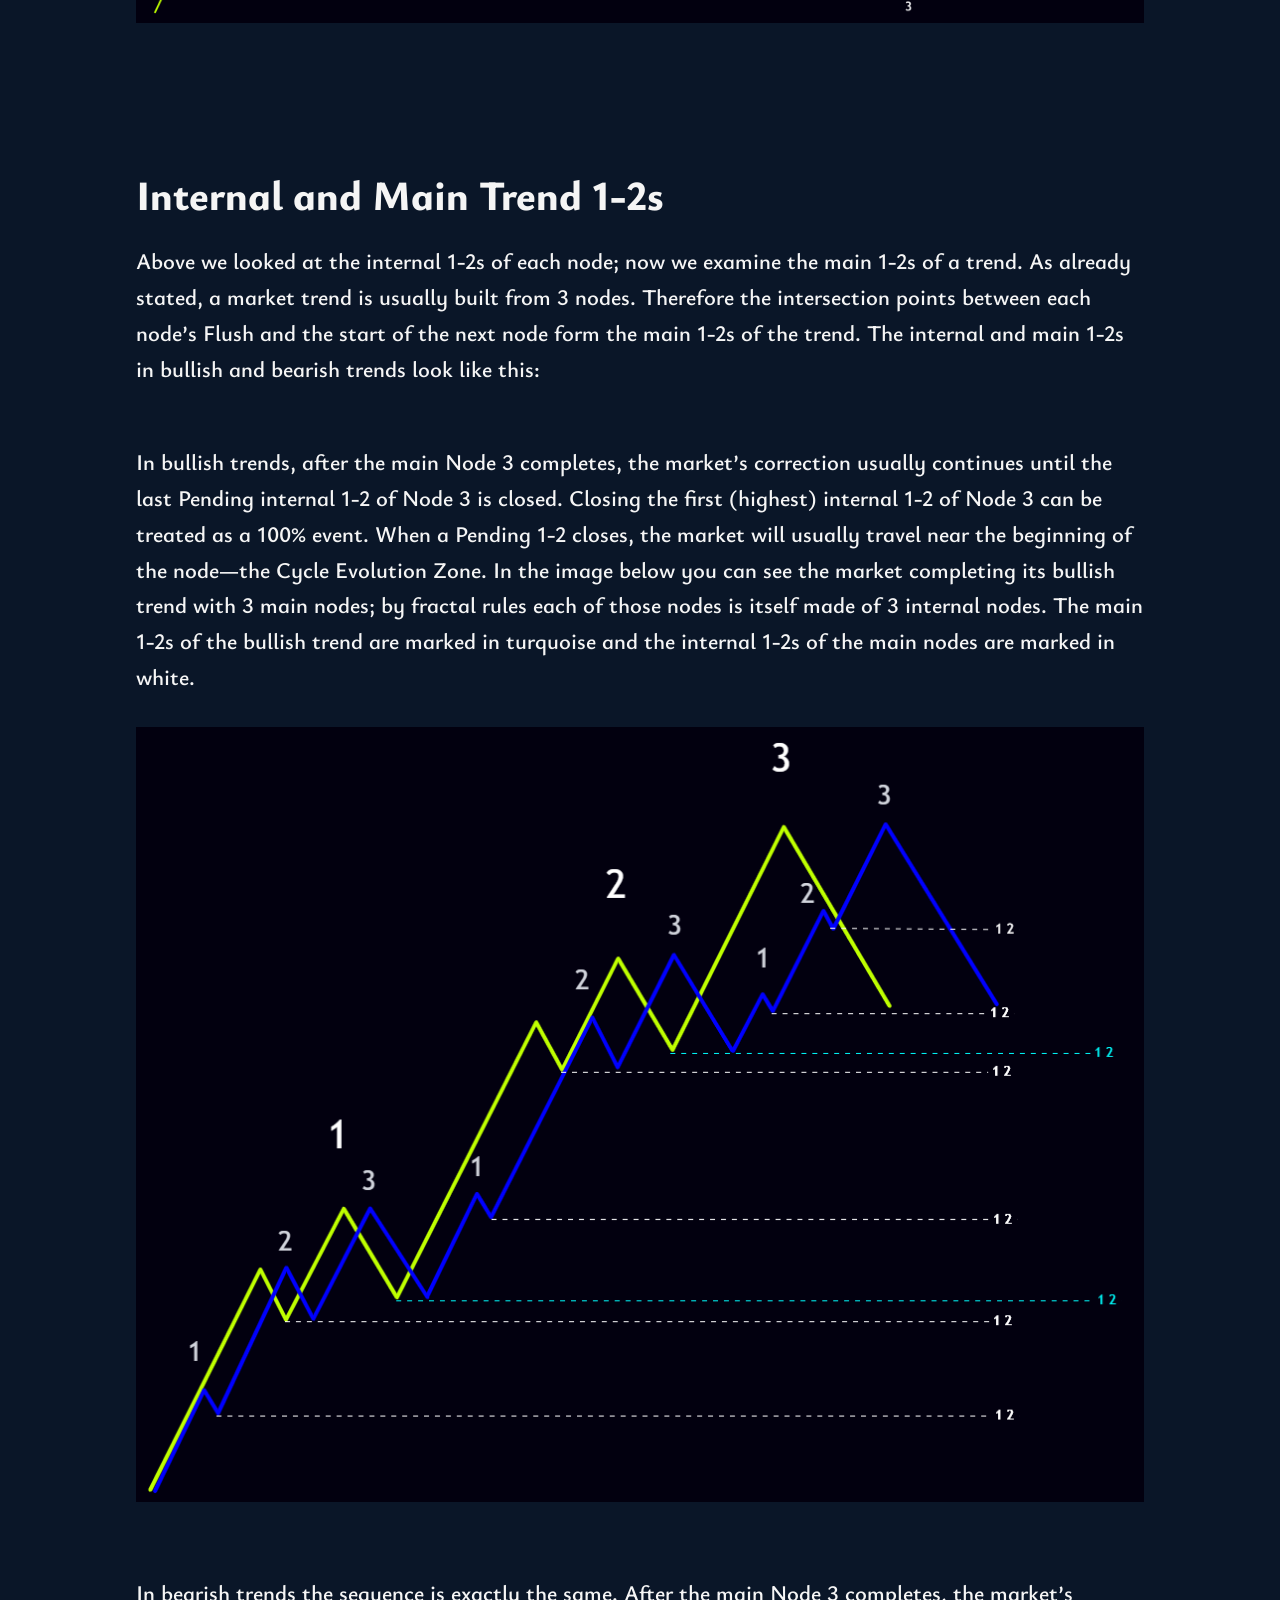
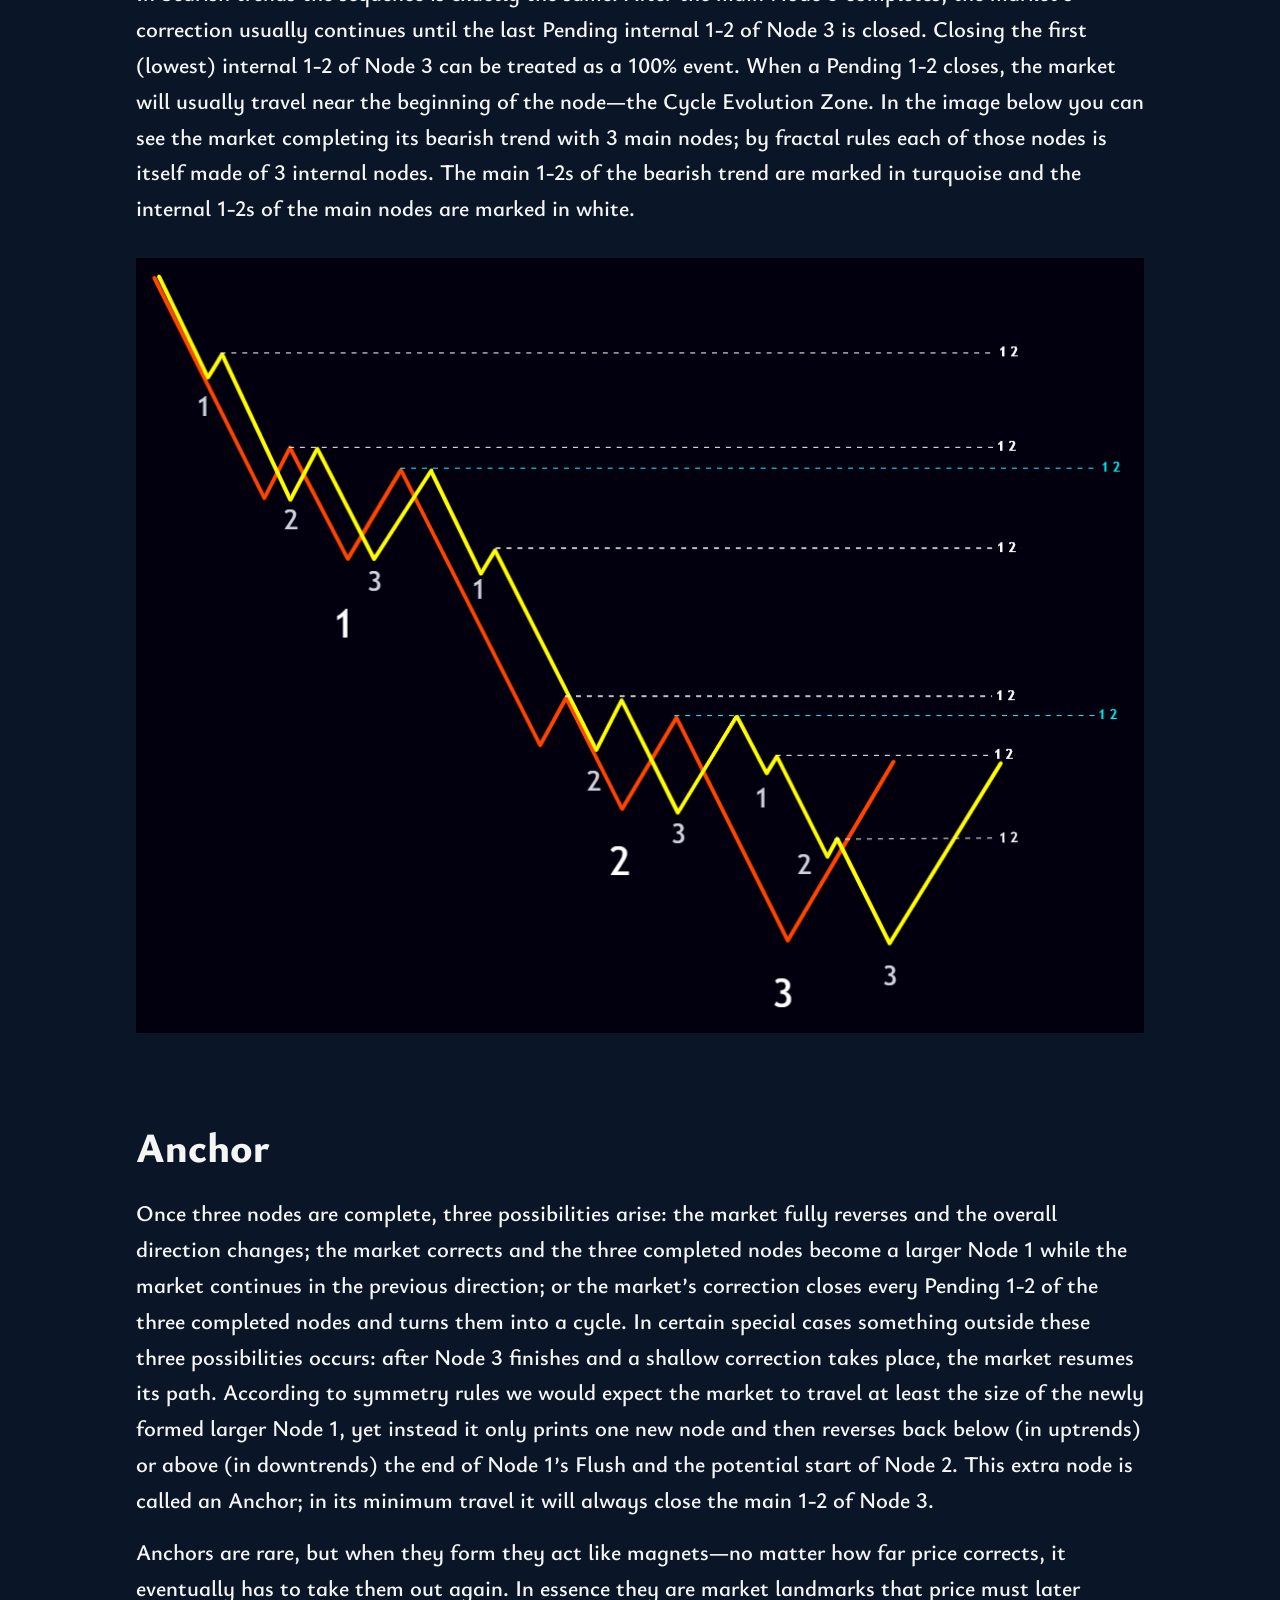
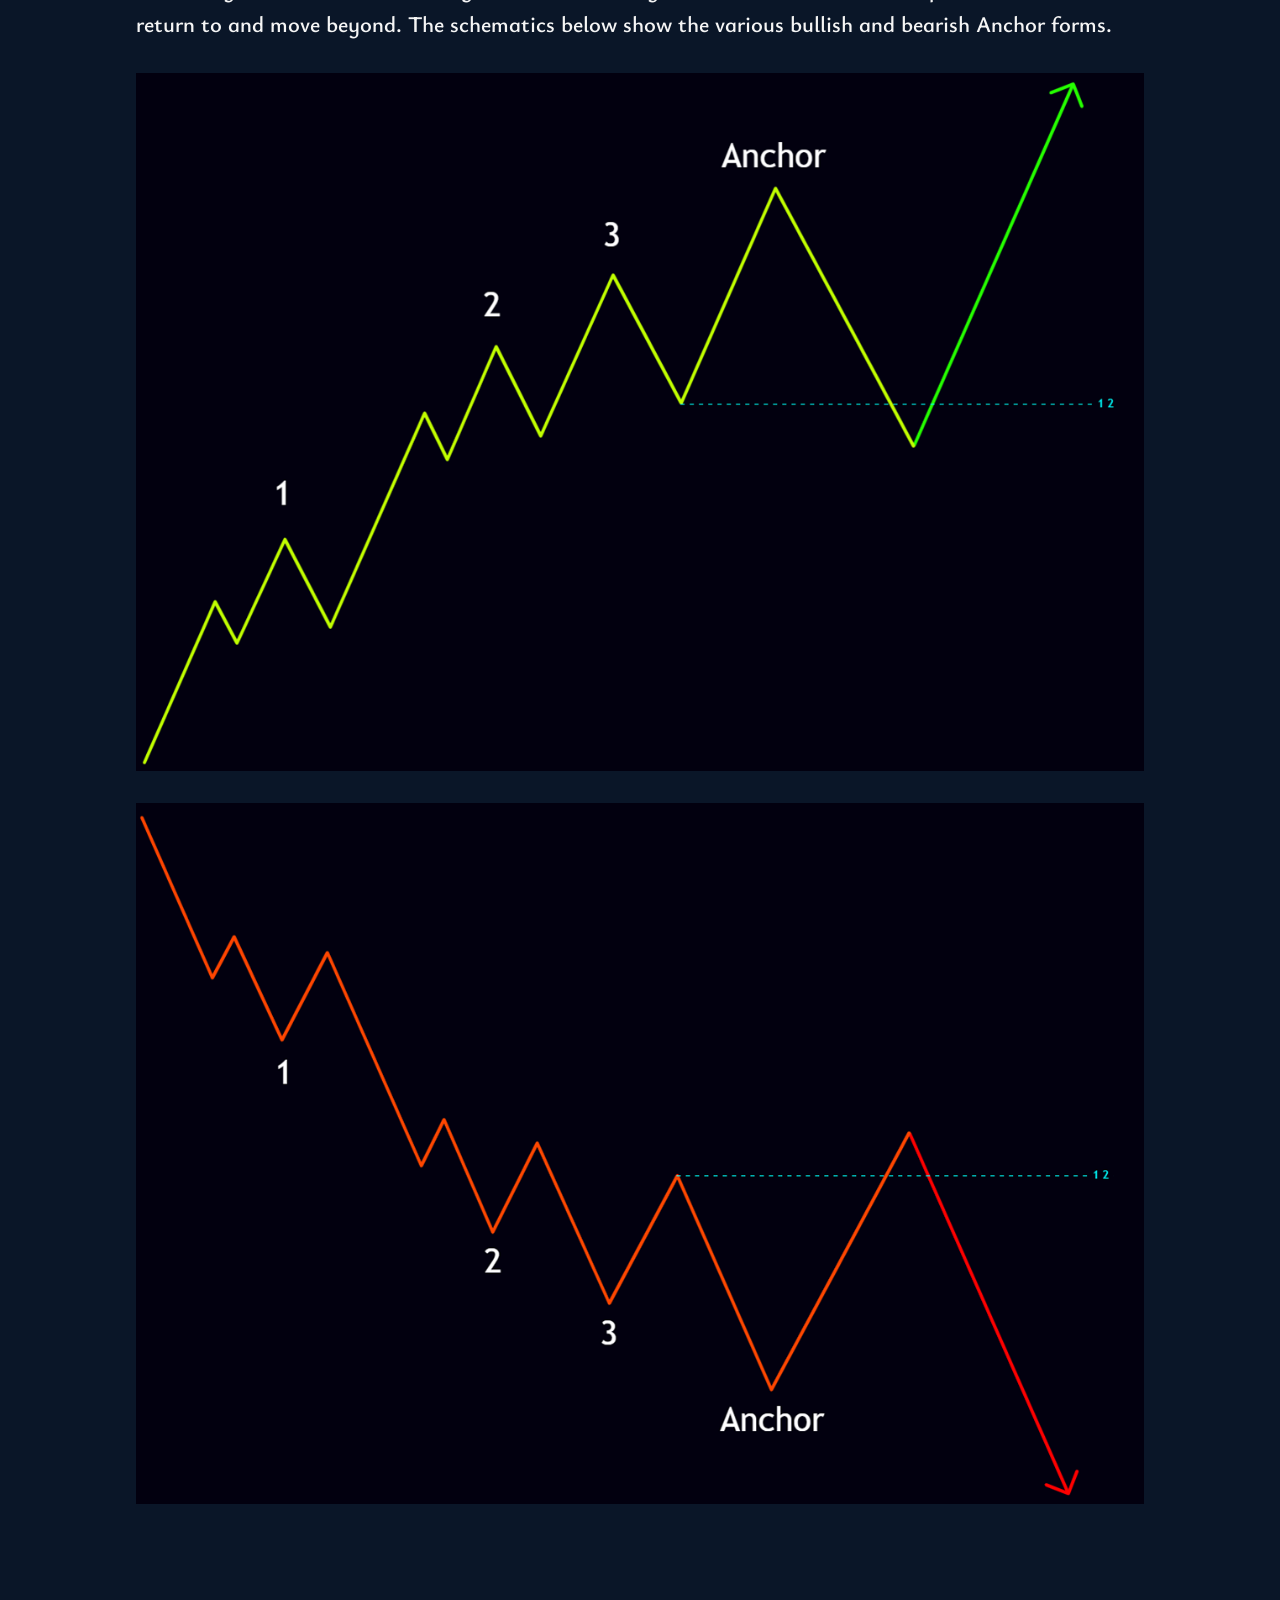
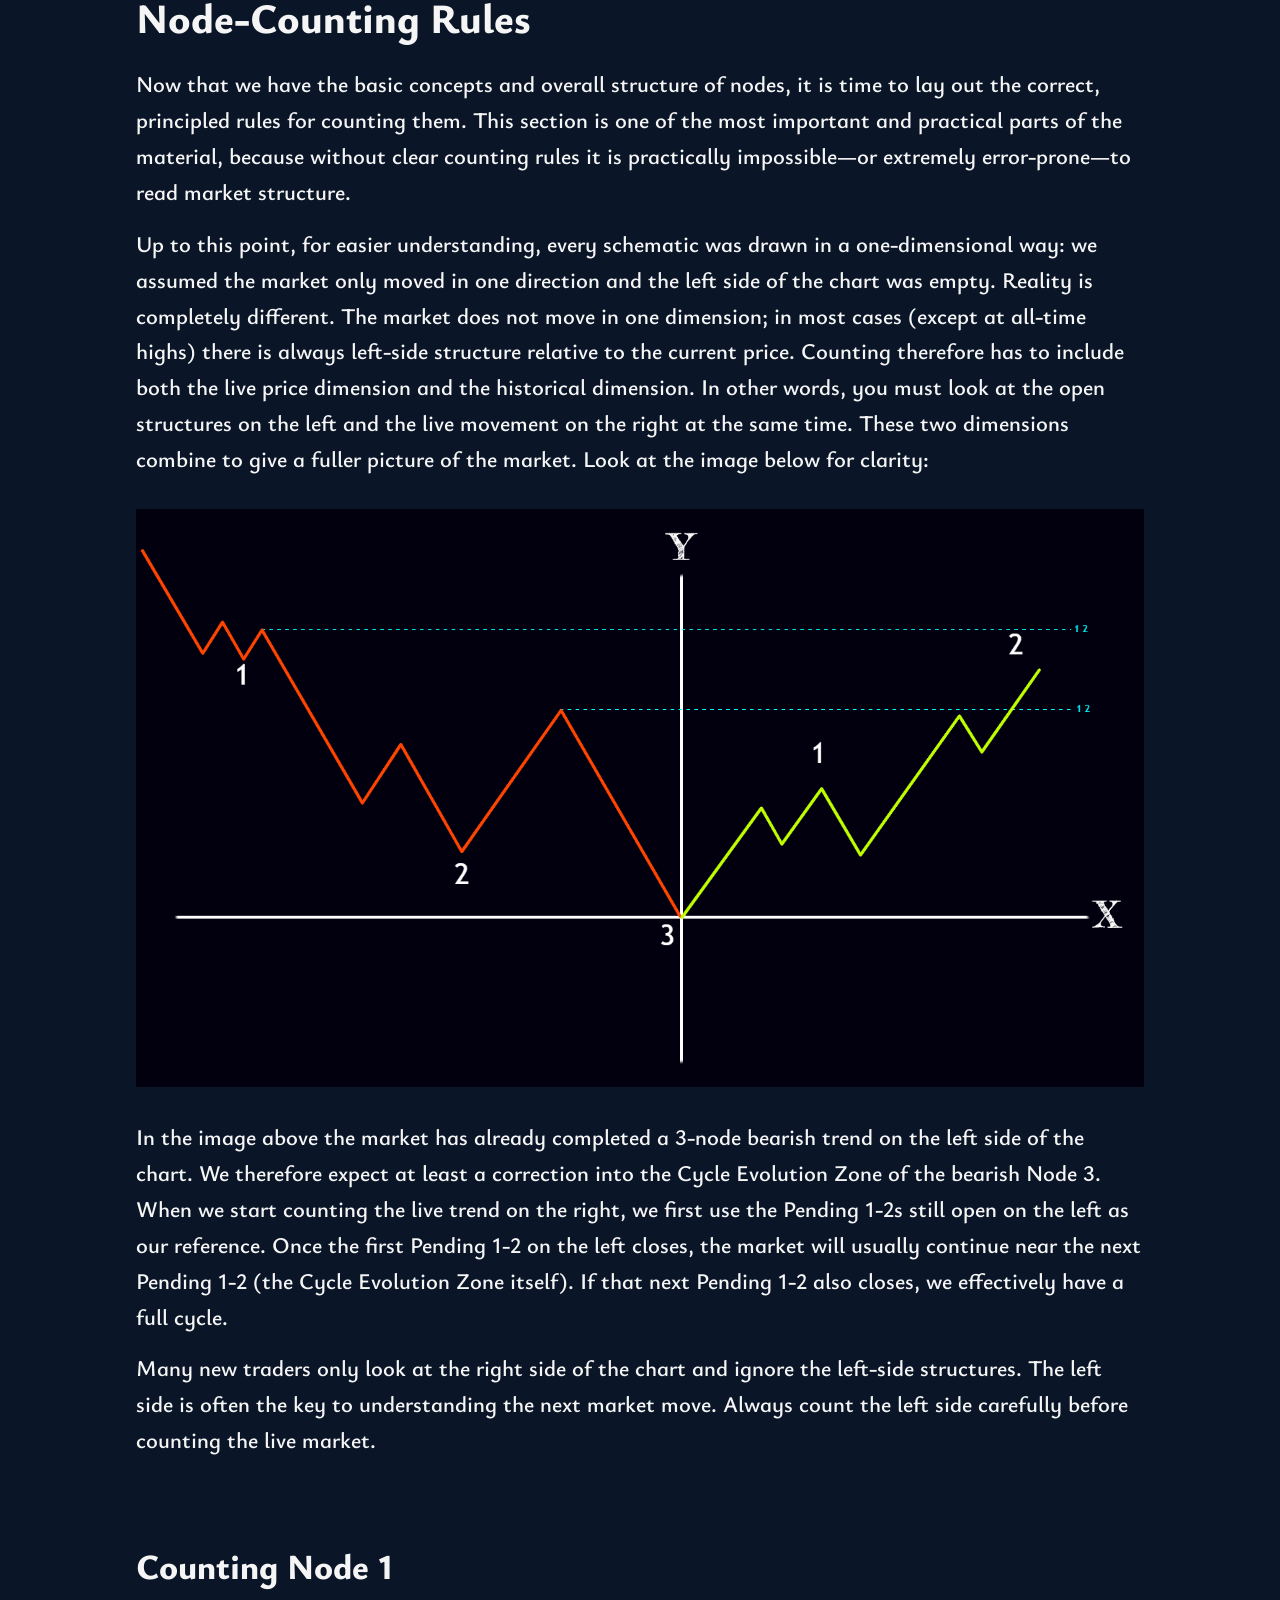
<file: Roadmap/Nodes.html>
<!DOCTYPE html>
<html lang="en">
<head>
  <meta charset="UTF-8">
  <meta name="viewport" content="width=device-width, initial-scale=1.0">
  <title>N2N Trading Strategy - Nodes</title>
  <meta name="description" content="Nodes are key turning points in the market that mark the highs and lows of trends">
  <link rel="icon" href="../favicon.ico" sizes="any">
  <link rel="icon" type="image/png" sizes="32x32" href="../favicon-32x32.png">
  <link rel="icon" type="image/png" sizes="16x16" href="../favicon-16x16.png">
  <link rel="apple-touch-icon" sizes="180x180" href="../apple-touch-icon.png">
  <link rel="stylesheet" href="../style.css">
</head>
<body>

  <!-- ========== HERO ========== -->
  <header class="content-hero">
    <nav class="navbar">
      <a href="https://n2ntraders.github.io/N2N/" class="logo">
        <img src="../assets/logo.png" alt="N2N">
      </a>

      <button class="menu-toggle" aria-label="Toggle menu" id="menuToggle">
        <span></span>
        <span></span>
        <span></span>
      </button>

      <ul class="nav-links" id="navLinks">
        <li><a href="https://n2ntraders.github.io/N2N/">Home</a></li>
        <li><a href="https://n2ntraders.github.io/N2N/#roadmap">Roadmap</a></li>
        <li><a href="https://www.youtube.com/@N2NTraders" target="_blank">Youtube</a></li>
        <li><a href="https://t.me/n2ntrading" target="_blank">Telegram</a></li>
      </ul>
    </nav>

    <div class="single-content-title">
      <img src="../assets/2.png" alt="Nodes">
      <h1>Nodes</h1>
    </div>
  </header>

  <!-- ========== Single Content SECTION ========== -->
 <section class="section-single-content">
  <p>Nodes are key turning points in the market that mark the highs and lows of trends. After each node forms, the market will correct in the opposite direction of its main move, and that correction itself is made up of internal nodes. Every market move runs from one node to the next, so understanding what they are and how they behave is what gives you a real grasp of market movement. A trend is usually built from 3 nodes, and the corrections inside each trend are usually built from 2 nodes.</p>

<p>The image below shows a schematic of bullish and bearish nodes. Each node is made up of 3 main parts plus one overall correction.</p>

<img src="./Nodes/Node-Types.png" alt="Node Types">

<ul>
<li>Part 1: Move – the market’s main directional move</li>
<li>Part 2: Retrace – the limited correction</li>
<li>Part 3: Spike – the sharp market move</li>
<li>Part 4: Flush – the overall correction that closes the node</li>
</ul>

<h2>Node Anatomy</h2>

<p>As already mentioned, every node consists of 4 parts. The Move (the market’s main directional move) usually contains 2 internal nodes. The Retrace (limited correction) can complete with either 2 or 3 nodes. The Spike (sharp market move) completes with 3 internal nodes. The Flush (overall correction that closes the node) can also complete with either 2 or 3 nodes. In the image below you can see the full anatomy of both bullish and bearish nodes.</p>

<img src="./Nodes/Bullish-and-Bearish-Node-Anatomy.png" alt="Node Anatomy">



<h2>The Philosophy of Nodes</h2>

<p>When the market is in a bullish or bearish Move and reaches important levels such as support or resistance, a large number of sellers (in uptrends) or buyers (in downtrends) come in against the direction, looking for a reversal. At that point the market enters a Retrace. After a while it snaps back into its main trend with a sharp move we call the Spike, forcing all those sellers (in an uptrend) or buyers (in a downtrend) to stop out. Then, because the high or low has been broken, breakout traders jump in, and the market’s Flush forces them to stop out as well.</p>

<img src="./Nodes/Node-Philosophy.png" alt="Node Philosophy">

<p>This philosophy is really a combination of crowd psychology and the mechanics of liquidity. The market is always hunting liquidity. When a large group of traders is positioned on one side, the market tends to force them out so it can take the liquidity it needs to continue. The Spike does exactly that: it hunts the stops of the opposing side and at the same time traps the breakout traders. Understanding this cycle helps a trader stop reacting emotionally to sharp moves and instead see them as a natural part of market structure.</p>

<p>As mentioned earlier, the market usually completes its moves with either 3 or 2 nodes. These are labeled Node 1, Node 2, and Node 3, and later in the material they are simply referred to as 1, 2, and 3. Every node can take one of three different shapes, depending on the type of market move and how volume is distributed. To understand these three shapes properly, we first need the concept of Pending 1-2s.</p>

<h2>Pending 1-2s</h2>

<p>According to fractal rules, every node is itself made of 3 smaller nodes, so each node contains two internal 1-2s that will either stay open or close depending on the node’s shape. 1-2s are the intersection points between the previous node’s correction and the start of a new node, and they carry major importance in the market. For example, when Node 1 finishes and reaches its Flush stage, the end of that Flush and the start of the new Node 2 is called a Pending 1-2. These points behave like magnets; after a trend completes, the market will usually correct at least as far as its first Pending 1-2. The schematic below shows bullish and bearish nodes together with their internal 1-2s.</p>

<img src="./Nodes/Bullish-Node.png" alt="Bullish Node">
<img src="./Nodes/Bearish-Node.png" alt="Bearish Node">


<h2>Different Node Shapes</h2>

<p>Depending on whether its internal 1-2s stay open or close, a node can form in three different ways:</p>
<br>
<p><strong>Completed node that leaves all of its 1-2s open:</strong></p>
<p>When the three internal nodes finish and form the main node, the market must at least correct back into the Cycle Evolution Zone of the third internal node. The Cycle Evolution Zone is the area at the very beginning of a node; it will be explained in detail in the cycles section. In this shape, none of the internal 1-2s close. As you can see in the image below, the completed node corrects into the Cycle Evolution Zone of its third internal node and then continues its bullish or bearish move. This shape usually appears as Node 1.</p>

<p>This type of node signals strong trend power. When the market refuses to close even one of the internal 1-2s after the node is complete, it means trend pressure is still very high and the corrections stay at the level of the internal 1-2s of Node 3. In that situation, expecting the move to continue in the original direction is more logical than expecting a full reversal.</p>

<img src="./Nodes/Node-A.png" alt="Node A">
<br>
<p><strong>Completed node that closes its first Pending 1-2:</strong></p>
<p>The second shape occurs when, after the three internal nodes form, the main node’s correction closes the first internal 1-2. As shown in the image below, the completed node corrects into the Cycle Evolution Zone of its second internal node and then resumes its bullish or bearish move. This shape usually appears as Node 2.</p>

<img src="./Nodes/Node-B.png" alt="Node B">
<br>
<p><strong>Completed spike-style 1-2-3 node that closes all of its Pending 1-2s:</strong></p>
<p>In some cases, especially at the beginning or end of trends, the market moves in a spike and forms Node 1 or Node 3 the way shown in the image below. After the node completes, the market closes every Pending 1-2. This type of node is often seen at points of peak market emotion. Sharp moves without deep corrections usually signal either the end of a trend or the start of a new one.</p>

<img src="./Nodes/Node-C.png" alt="Node C">
<br>
<p><strong>Completed node that closes all of its Pending 1-2s:</strong></p>
<p>This state is called a full cycle and will be covered in detail in the cycles section.</p>

<img src="./Nodes/Node-D.png" alt="Node D">
<br>

<h2>Internal and Main Trend 1-2s</h2>

<p>Above we looked at the internal 1-2s of each node; now we examine the main 1-2s of a trend. As already stated, a market trend is usually built from 3 nodes. Therefore the intersection points between each node’s Flush and the start of the next node form the main 1-2s of the trend. The internal and main 1-2s in bullish and bearish trends look like this:</p>

<br>

<p>In bullish trends, after the main Node 3 completes, the market’s correction usually continues until the last Pending internal 1-2 of Node 3 is closed. Closing the first (highest) internal 1-2 of Node 3 can be treated as a 100% event. When a Pending 1-2 closes, the market will usually travel near the beginning of the node—the Cycle Evolution Zone. In the image below you can see the market completing its bullish trend with 3 main nodes; by fractal rules each of those nodes is itself made of 3 internal nodes. The main 1-2s of the bullish trend are marked in turquoise and the internal 1-2s of the main nodes are marked in white.</p>

<img src="./Nodes/UpTrend-Pending-12s.png" alt="Uptrend Pending 1-2s">
<br>
<p>In bearish trends the sequence is exactly the same. After the main Node 3 completes, the market’s correction usually continues until the last Pending internal 1-2 of Node 3 is closed. Closing the first (lowest) internal 1-2 of Node 3 can be treated as a 100% event. When a Pending 1-2 closes, the market will usually travel near the beginning of the node—the Cycle Evolution Zone. In the image below you can see the market completing its bearish trend with 3 main nodes; by fractal rules each of those nodes is itself made of 3 internal nodes. The main 1-2s of the bearish trend are marked in turquoise and the internal 1-2s of the main nodes are marked in white.</p>

<img src="./Nodes/DownTrend-Pending-12s.png" alt="Downtrend Pending 1-2s">

<h2>Anchor</h2>

<p>Once three nodes are complete, three possibilities arise: the market fully reverses and the overall direction changes; the market corrects and the three completed nodes become a larger Node 1 while the market continues in the previous direction; or the market’s correction closes every Pending 1-2 of the three completed nodes and turns them into a cycle. In certain special cases something outside these three possibilities occurs: after Node 3 finishes and a shallow correction takes place, the market resumes its path. According to symmetry rules we would expect the market to travel at least the size of the newly formed larger Node 1, yet instead it only prints one new node and then reverses back below (in uptrends) or above (in downtrends) the end of Node 1’s Flush and the potential start of Node 2. This extra node is called an Anchor; in its minimum travel it will always close the main 1-2 of Node 3.</p>

<p>Anchors are rare, but when they form they act like magnets—no matter how far price corrects, it eventually has to take them out again. In essence they are market landmarks that price must later return to and move beyond. The schematics below show the various bullish and bearish Anchor forms.</p>

<img src="./Nodes/UpTrend-Anchor.png" alt="Uptrend Anchor">
<img src="./Nodes/DownTrend-Anchor.png" alt="Downtrend Anchor">


<h2>Node-Counting Rules</h2>

<p>Now that we have the basic concepts and overall structure of nodes, it is time to lay out the correct, principled rules for counting them. This section is one of the most important and practical parts of the material, because without clear counting rules it is practically impossible—or extremely error-prone—to read market structure.</p>

<p>Up to this point, for easier understanding, every schematic was drawn in a one-dimensional way: we assumed the market only moved in one direction and the left side of the chart was empty. Reality is completely different. The market does not move in one dimension; in most cases (except at all-time highs) there is always left-side structure relative to the current price. Counting therefore has to include both the live price dimension and the historical dimension. In other words, you must look at the open structures on the left and the live movement on the right at the same time. These two dimensions combine to give a fuller picture of the market. Look at the image below for clarity:</p>

<img src="./Nodes/X&Y.png" alt="X & Y Axies">


<p>In the image above the market has already completed a 3-node bearish trend on the left side of the chart. We therefore expect at least a correction into the Cycle Evolution Zone of the bearish Node 3. When we start counting the live trend on the right, we first use the Pending 1-2s still open on the left as our reference. Once the first Pending 1-2 on the left closes, the market will usually continue near the next Pending 1-2 (the Cycle Evolution Zone itself). If that next Pending 1-2 also closes, we effectively have a full cycle.</p>

<p>Many new traders only look at the right side of the chart and ignore the left-side structures. The left side is often the key to understanding the next market move. Always count the left side carefully before counting the live market.</p>

<h3>Counting Node 1</h3>

<p>Node 1, like every other node, is made of 3 internal nodes and can take any of the three node shapes already described—the standard form (all 1-2s open), the form that closes the first 1-2, or the spike 1-2-3 form. There is, however, a simpler practical way to identify Node 1.</p>

<p>Because Node 1 usually leaves all of its internal Pending 1-2s open, you can often recognize it simply by its standard visual shape. In other words, after Node 1 completes you rarely see a deep correction.</p>

<p>Look at the image below. On the left schematic the market, after finishing a bullish Node 3 on the left, starts moving and forms a standard node shape—so the bearish Node 1 is immediately clear. On the right schematic the same logic applies: after finishing a bearish Node 3 on the left, the market forms a standard node shape and the bullish Node 1 is just as easy to spot.</p>

<img src="./Nodes/Node-1.png" alt="Counting Node 1">

<p>We said Node 1 usually leaves its internal Pending 1-2s open, but that does not mean it always does. The market does not always follow ideal patterns. Node 1 can take any of the node shapes. The images below show the various forms of bullish and bearish Node 1.</p>

<img src="./Nodes/Bullish-Node-1s.png" alt="Bullish Node 1s">
<img src="./Nodes/Bearish-Node-1s.png" alt="Bearish Node 1s">


<h3>Counting Node 2</h3>

<p>Node 2 is also made of 3 internal nodes and can take any of the three shapes. The correct way to count and identify it, however, is based on symmetry rules. According to those rules, Node 2 must be equal to or larger than Node 1, so we can use that to find the minimum size Node 2 should travel. The process is:</p>

<ul>
<li>After Node 1 finishes, start counting and locate the internal Node 1 – Node 2 the same way described earlier.</li>
<li>Then, by symmetry, the internal Node 2 must be equal to or larger than the internal Node 1; for extra confirmation you can drop one level lower and also count the three internal nodes of that internal Node 2.</li>
<li>Finally, after the internal Node 2 corrects, look for the internal Node 3. In most cases the internal Node 3 will close all of its own internal Pending 1-2s.</li>
</ul>

<p>This layered process helps you identify Node 2 correctly. The more thoroughly you count the internal nodes and confirm that symmetry holds inside them, the higher the probability that the overall Node 2 count is right.</p>

<p>Look at the images below for clarity. On the left you see a bullish Node 1 and Node 2 confirmed by symmetry and by counting its internal nodes. The right image shows the bearish version.</p>

<img src="./Nodes/Node-2.png" alt="Counting Node 2">
<br>

<p>As already noted, Node 2 can take any of the three shapes, but it most often forms as one of the first two (all 1-2s open or first 1-2 closed). The spike 1-2-3 form is different on Node 2 and usually appears as a spike 1-2-3 together with an Anchor.</p>

<p>The images below show the various forms of bullish and bearish Node 2.</p>

<img src="./Nodes/Bullish-Node-2s.png" alt="Bullish Node 2s">
<img src="./Nodes/Bearish-Node-2s.png" alt="Bearish Node 2s">



<h3>Counting Node 3</h3>

<p>Node 3 is also made of 3 internal nodes, but it must close at least one of its internal Pending 1-2s. The various bullish and bearish shapes of Node 3 therefore look like this:</p>

<img src="./Nodes/Bullish-Node-3s.png" alt="Bullish Node 3s">
<img src="./Nodes/Bearish-Node-3s.png" alt="Bearish Node 3s">

<br>
<p>Node 3 usually forms as a spike 1-2-3, though in some cases it forms as a standard node shape; when it does, the Flush of its internal Node 2 is usually deep. The bullish and bearish schematics are shown below.</p>

<img src="./Nodes/Node 3-1.png" alt="Bullish Node 3">
<img src="./Nodes/Node 3-2.png" alt="Bearish Node 3">

<h2>Additional Node-Counting Notes</h2>

<p>All the node shapes described so far are the market’s standard patterns. They repeat in most cases and across different timeframes. Because of uneven liquidity distribution, however, market behavior can sometimes become more complex. Unbalanced volume can stretch one node too far or shorten another. Below we examine a few of these special cases.</p>

<h3>Attach of Node 2 to Node 1</h3>

<p>When the correction of Node 2 closes all of its internal Pending 1-2s, that node effectively becomes a full cycle. In the standard case we expect the next high or low to be Node 3, but two possibilities can occur:</p>

<ul>
<li>In the first case the high or low is correctly Node 3 and counting proceeds in the normal way.</li>
<li>In the second case the completed Node 2 attaches to the previous smaller Node 1 and together they form a larger Node 1. By symmetry rules the market must then travel at least the size of this new larger Node 1 before it can form Node 2, and only after that (if needed) will Node 3 appear.</li>
</ul>

<p>Each of these two outcomes has roughly a 50–50 probability. Look at the images below to see both cases clearly.</p>

<br>
<p>The first image shows the standard case: after all internal 1-2s of Node 2 close, the next market move produces Node 3.</p>

<img src="./Nodes/Standard-Type.png" alt="Standard Type">
<br>

<p>In the second case, as shown in the images, the Node 2 that has effectively become a closed cycle attaches to the previous smaller Node 1 and together they create a new larger Node 1.</p>

<img src="./Nodes/Bullish-Attached-Type.png" alt="Bullish Attached Type">
<img src="./Nodes/Bearish-Attached-Type.png" alt="Bearish Attached Type">


<h3>Anchor Becoming Node 3</h3>

<p>As already explained, once three nodes finish, after a correction and continuation those three nodes become a larger Node 1. Sometimes, however, instead of forming a larger Node 2 the market prints a small node, reverses, and returns to the area of the larger Node 1. That small node is the Anchor we discussed earlier. As noted in that section, an Anchor acts like a magnet—whatever correction the market makes, it eventually has to take the Anchor out again. In that situation the count works as follows:</p>

<p>When the market takes out the Anchor, the three completed nodes plus the Anchor together form the larger Node 1. In effect Node 3 and the Anchor have attached to each other and the Anchor has become the new Node 3. After that, in the standard sequence, the market will form Node 2 and, if needed, Node 3. The images below show examples of Anchors in both bullish and bearish trends.</p>

<img src="./Nodes/Bullish-Anchor.png" alt="Bullish Anchor">
<img src="./Nodes/Bearish-Anchor.png" alt="Bearish Anchor">

<br>

<p>Understanding how an Anchor turns into Node 3 removes the confusion in counting; instead of thinking the structure is broken, you can analyze it inside the existing rules and keep the count correct.</p>

<h2>Common Errors in Node Counting</h2>

<p>Many traders who are new to the N2N strategy make the same mistakes, which prevents them from reading market structure correctly. Some of the most frequent errors are:</p>

<ul>
<li>Counting too early:</strong> treating a node as finished before its internal structure is complete.</li>
<li>Ignoring the left side of the chart:</strong> counting only the live (right-side) market and paying no attention to the left side, its Pending 1-2s, and open targets.</li>
<li>Forcing structure:</strong> trying to impose a structure on the chart when the market has not yet completed it.</li>
<li>Constantly changing the count:</strong> altering the entire count with every small move instead of waiting for confirmation.</li>
<li>Misidentifying Node 1:</strong> if Node 1 is wrong, the entire subsequent count is almost certainly wrong.</li>
<li>Ignoring the higher timeframe:</strong> the higher timeframe (or higher fractal) sets the main direction; ignoring it can throw the whole count off.</li>
</ul>




<div class="content-footer">
<a href="https://n2ntraders.github.io/N2N/Roadmap/Core-Concepts" class="prev-next-btn"><svg xmlns="http://www.w3.org/2000/svg" width="30" height="30" fill="currentColor" class="bi bi-arrow-left-circle" viewBox="0 0 16 16">
  <path fill-rule="evenodd" d="M1 8a7 7 0 1 0 14 0A7 7 0 0 0 1 8m15 0A8 8 0 1 1 0 8a8 8 0 0 1 16 0m-4.5-.5a.5.5 0 0 1 0 1H5.707l2.147 2.146a.5.5 0 0 1-.708.708l-3-3a.5.5 0 0 1 0-.708l3-3a.5.5 0 1 1 .708.708L5.707 7.5z"/>
</svg>Core Concepts</a>

<a href="https://n2ntraders.github.io/N2N/Roadmap/Cycles" class="prev-next-btn">Cycles<svg xmlns="http://www.w3.org/2000/svg" width="30" height="30" fill="currentColor" class="bi bi-arrow-right-circle" viewBox="0 0 16 16">
  <path fill-rule="evenodd" d="M1 8a7 7 0 1 0 14 0A7 7 0 0 0 1 8m15 0A8 8 0 1 1 0 8a8 8 0 0 1 16 0M4.5 7.5a.5.5 0 0 0 0 1h5.793l-2.147 2.146a.5.5 0 0 0 .708.708l3-3a.5.5 0 0 0 0-.708l-3-3a.5.5 0 1 0-.708.708L10.293 7.5z"/>
</svg></a>
</div>

</section>

<button id="backToTop" class="back-to-top" title="Back to top">↑</button>


  <!-- ========== Footer SECTION ========== -->
<footer class="footer-section">
  
  <p>All the materials provided on this website are completely free. You are welcome to use, copy, and share them without any restrictions. If you found this content useful and would like to support our work, you can make a voluntary donation to any of the wallet addresses below. Your support helps us continue creating and sharing free educational resources.</p>

  <div class="wallets">
    <div class="wallet-item">
      <strong>BTC:</strong>
      <div class="wallet-row">
        <code id="btc-address">bc1qym9lejsaknw9axe5nx6s7mtfkjrgjhks4mguan</code>
        <button class="copy-btn" onclick="copyAddress('btc-address', this)">Copy</button>
      </div>
    </div>

    <div class="wallet-item">
      <strong>ETH Chain:</strong>
      <div class="wallet-row">
        <code id="eth-address">0xcF54827cC168527Cc98213b9511252F936219002</code>
        <button class="copy-btn" onclick="copyAddress('eth-address', this)">Copy</button>
      </div>
    </div>

    <div class="wallet-item">
      <strong>BNB Chain:</strong>
      <div class="wallet-row">
        <code id="bnb-address">TXYZopYRdj2D9XRtbG411XZZ3kM5VkAeBf</code>
        <button class="copy-btn" onclick="copyAddress('bnb-address', this)">Copy</button>
      </div>
    </div>

        <div class="wallet-item">
      <strong>Solana Chain:</strong>
      <div class="wallet-row">
        <code id="sol-address">2UZGJaLvzGqgQ6TpHt2W93yEPzbhaiXhUDxL11PK47bP</code>
        <button class="copy-btn" onclick="copyAddress('sol-address', this)">Copy</button>
      </div>
    </div>
        <div class="wallet-item">
      <strong>Polygon Chain:</strong>
      <div class="wallet-row">
        <code id="polygon-address">0xcF54827cC168527Cc98213b9511252F936219002</code>
        <button class="copy-btn" onclick="copyAddress('polygon-address', this)">Copy</button>
      </div>
    </div>

        <div class="wallet-item">
      <strong>Tron Chain:</strong>
      <div class="wallet-row">
        <code id="tron-address">THVxcnnbtUfg76VfLZkXHNaoGHwgm3LPsx</code>
        <button class="copy-btn" onclick="copyAddress('tron-address', this)">Copy</button>
      </div>
    </div>
    <div class="wallet-item">
      <strong>Arbitrum Chain:</strong>
      <div class="wallet-row">
        <code id="arbitrum-address">0xcF54827cC168527Cc98213b9511252F936219002</code>
        <button class="copy-btn" onclick="copyAddress('arbitrum-address', this)">Copy</button>
      </div>
    </div>
        <div class="wallet-item">
      <strong>Base Chain:</strong>
      <div class="wallet-row">
        <code id="base-address">0xcF54827cC168527Cc98213b9511252F936219002</code>
        <button class="copy-btn" onclick="copyAddress('base-address', this)">Copy</button>
      </div>
    </div>
  </div>
</footer>


  <script src="../script.js"></script>
</body>
</html>
</file>
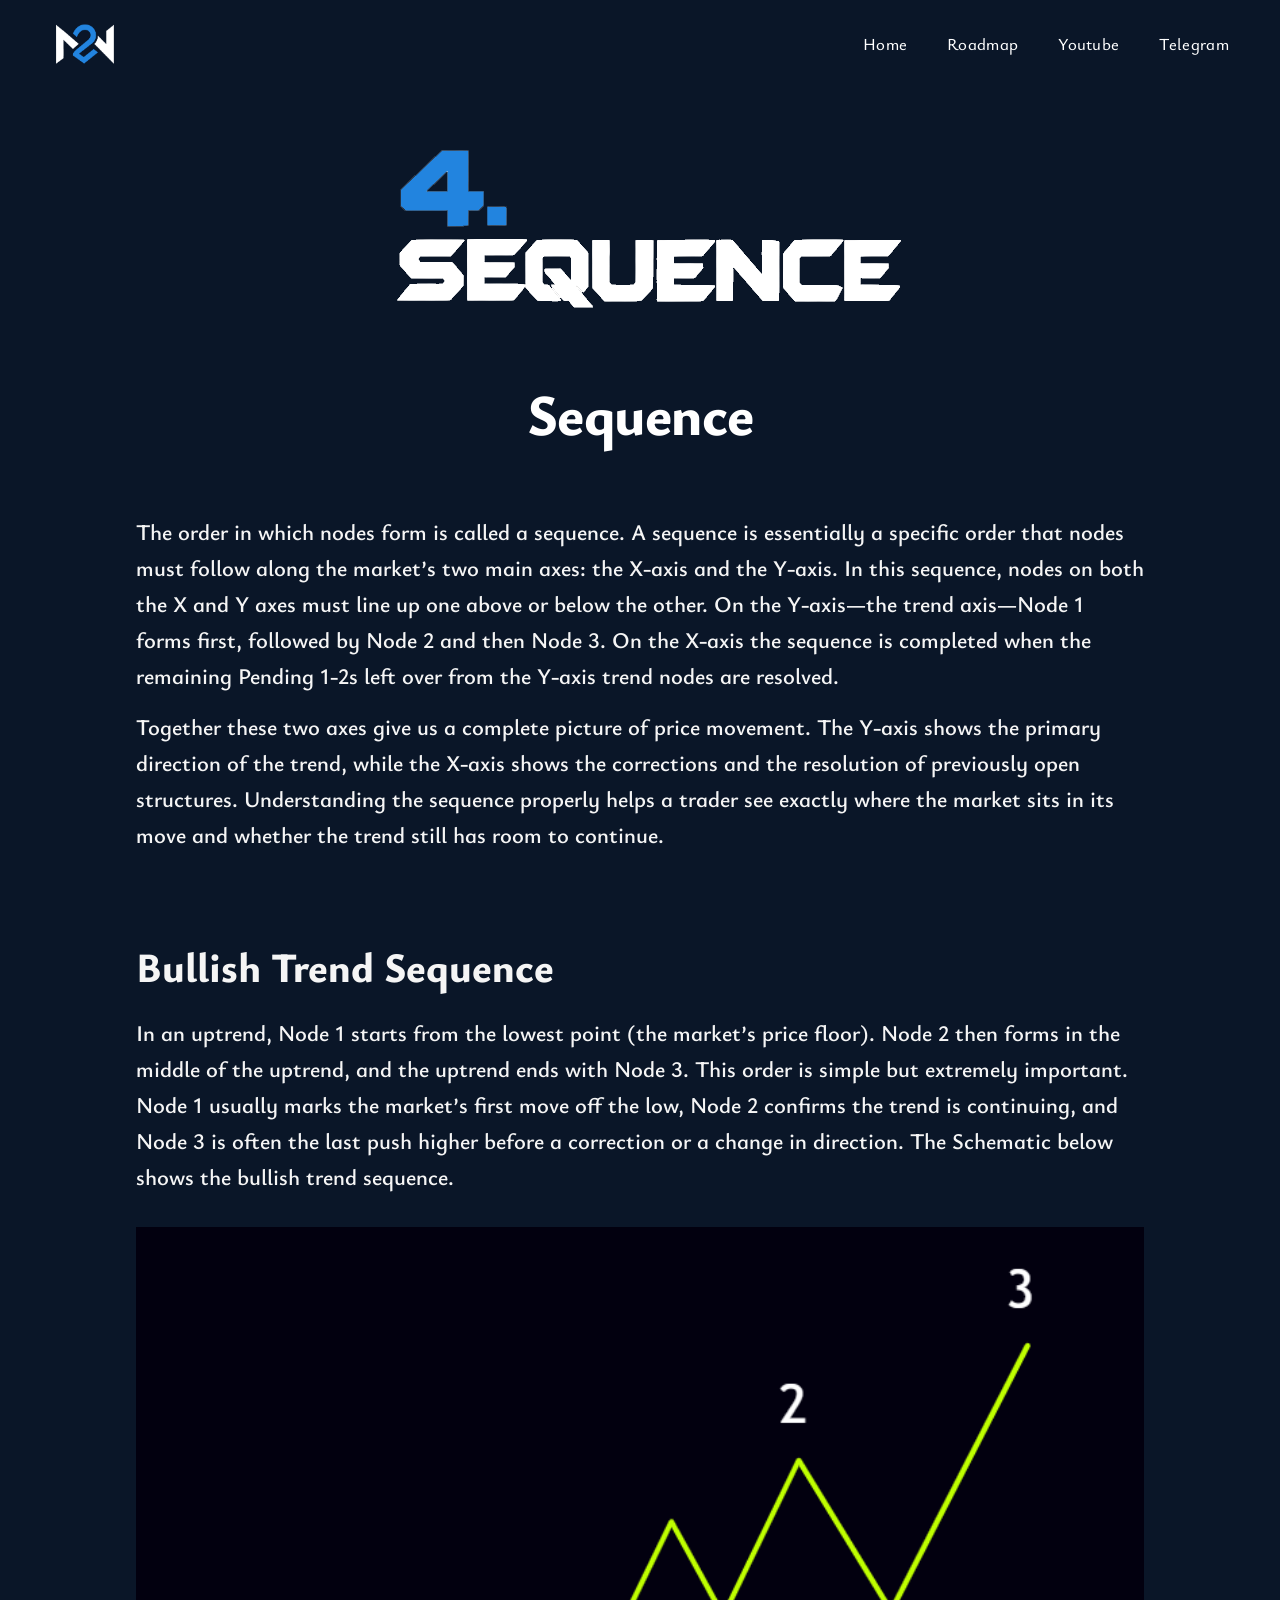
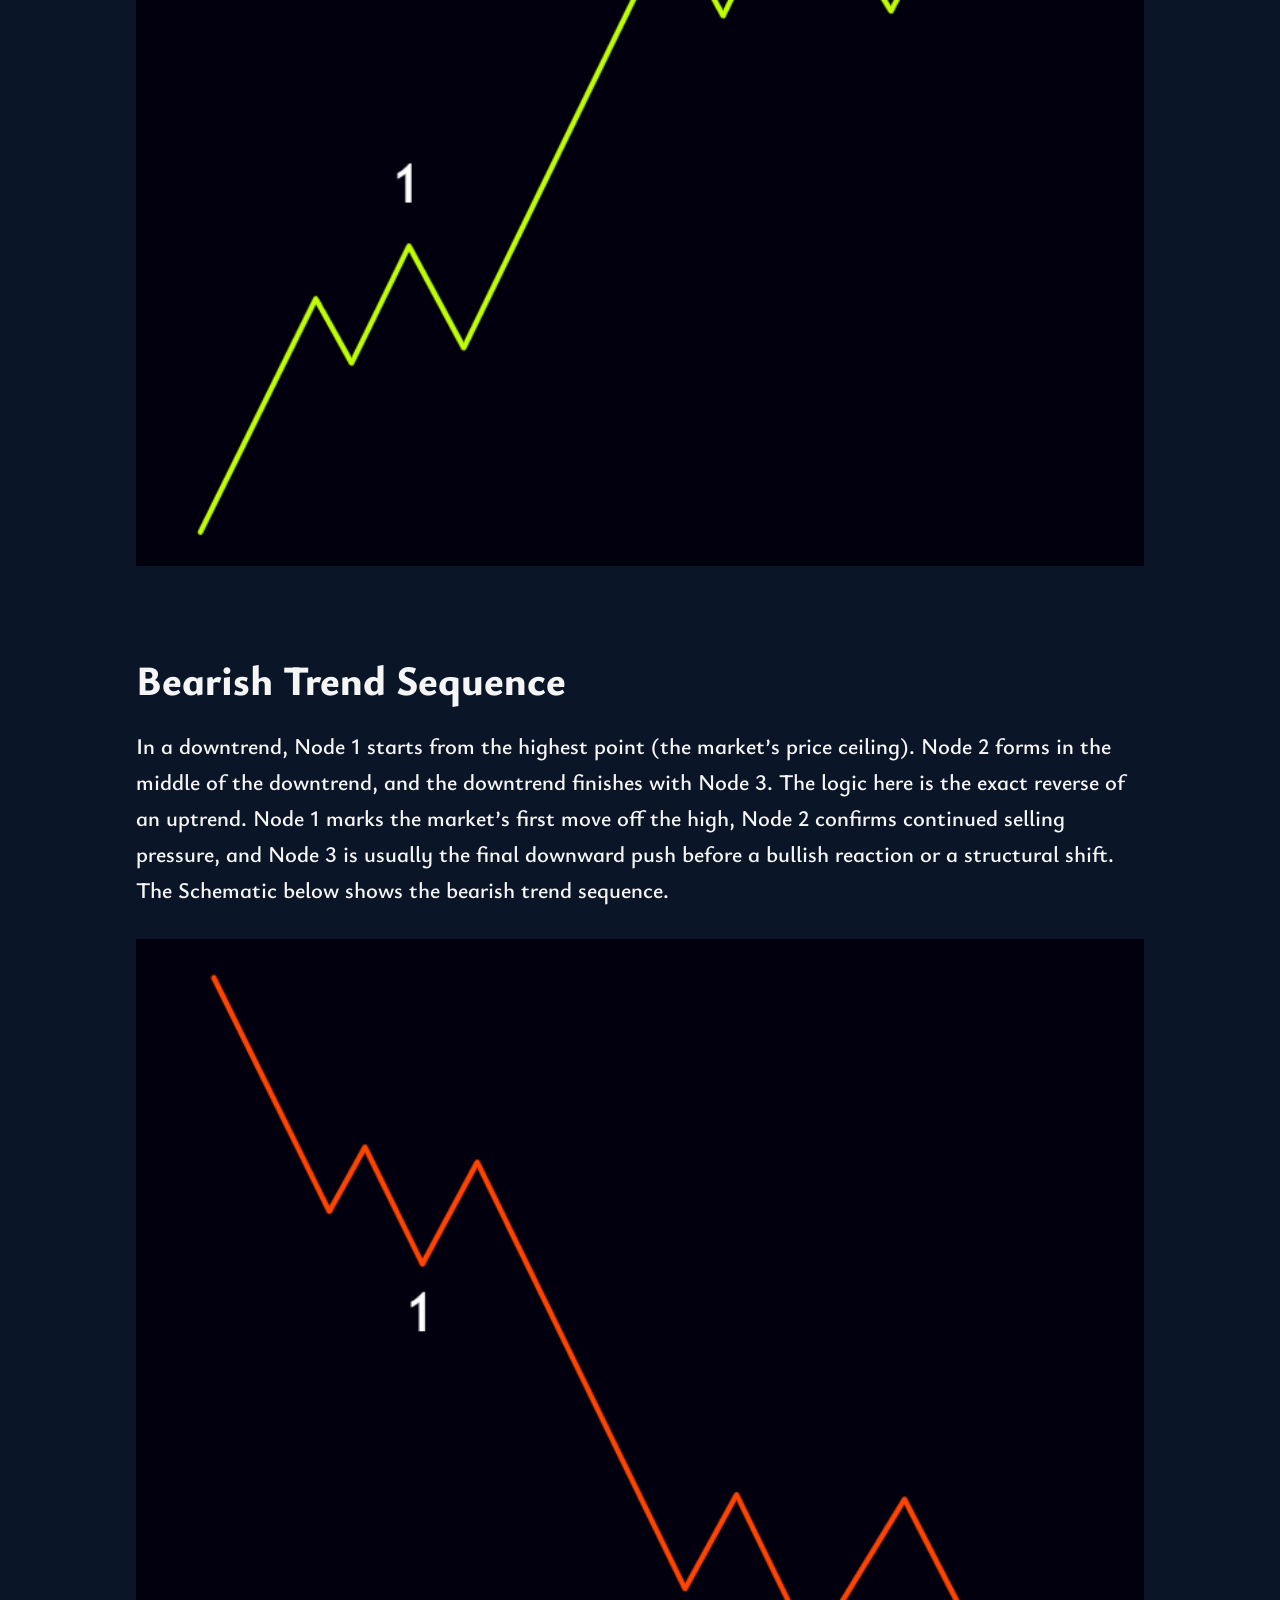
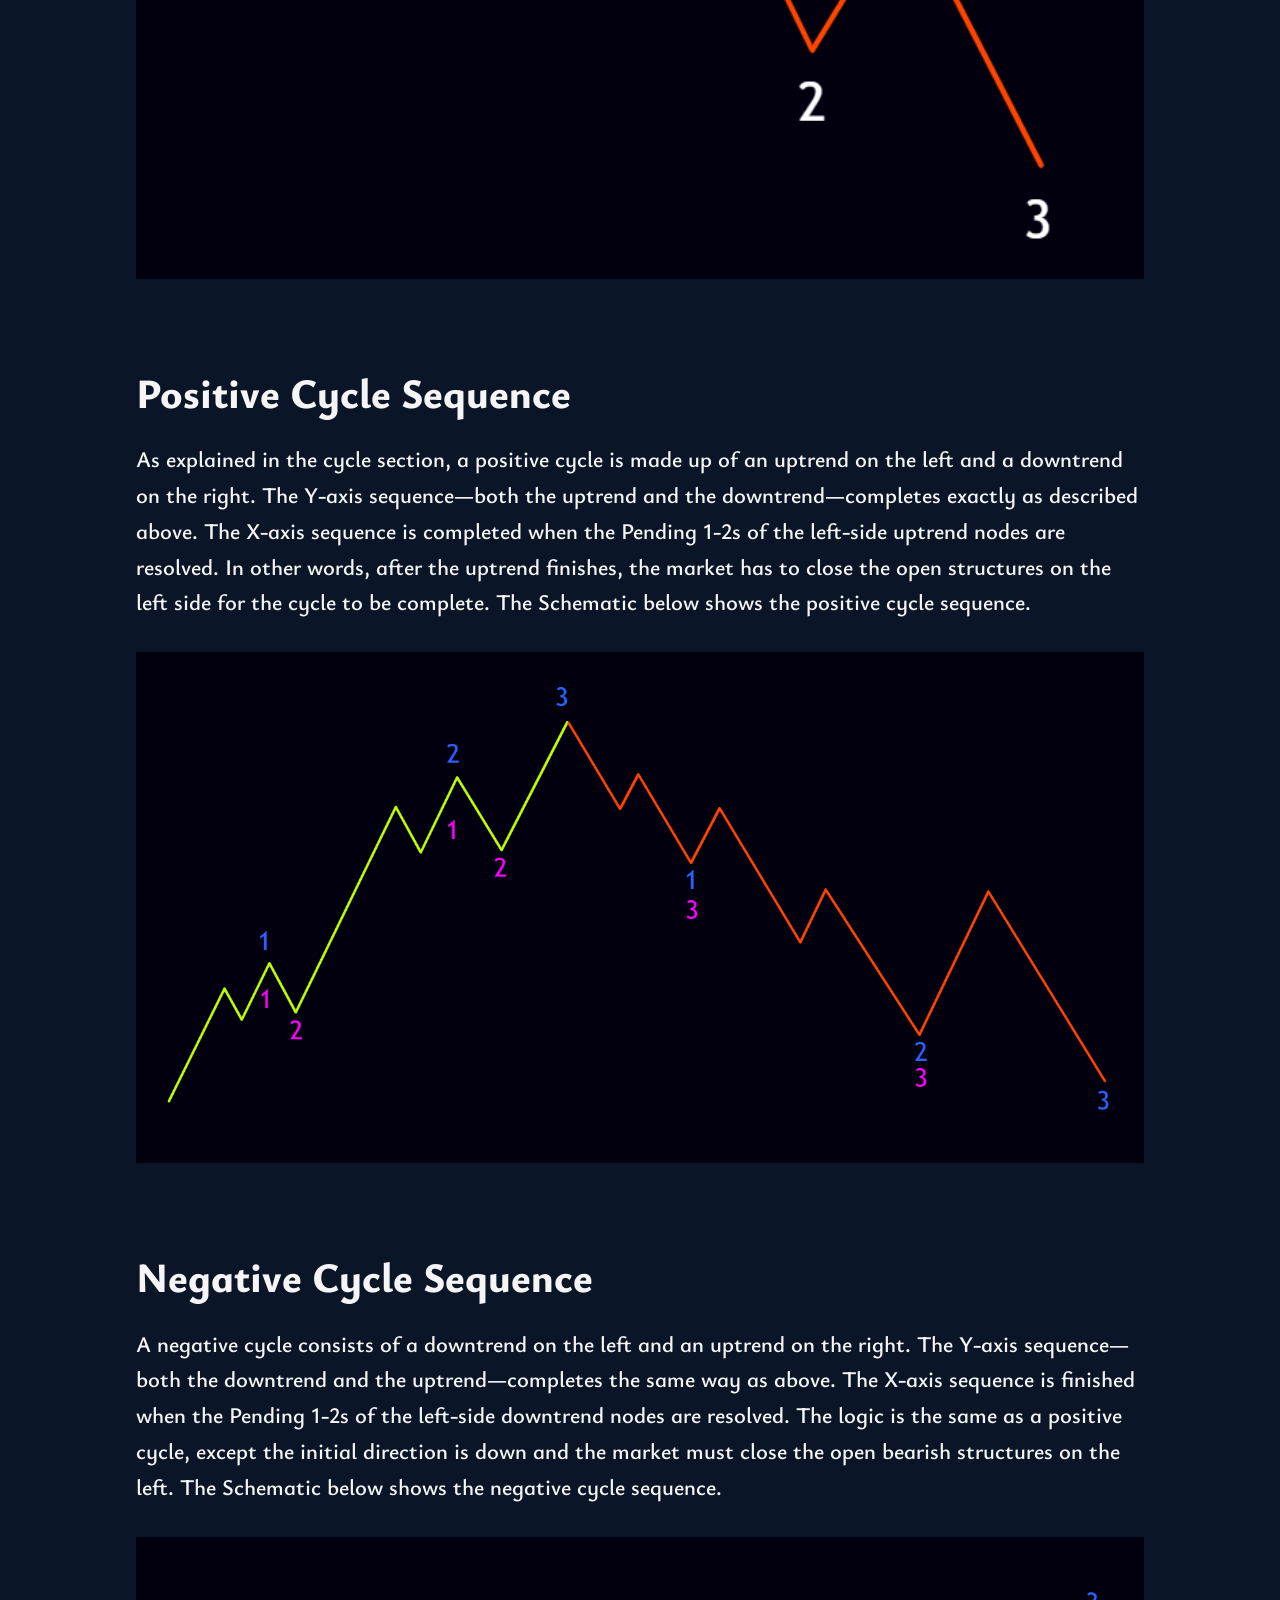
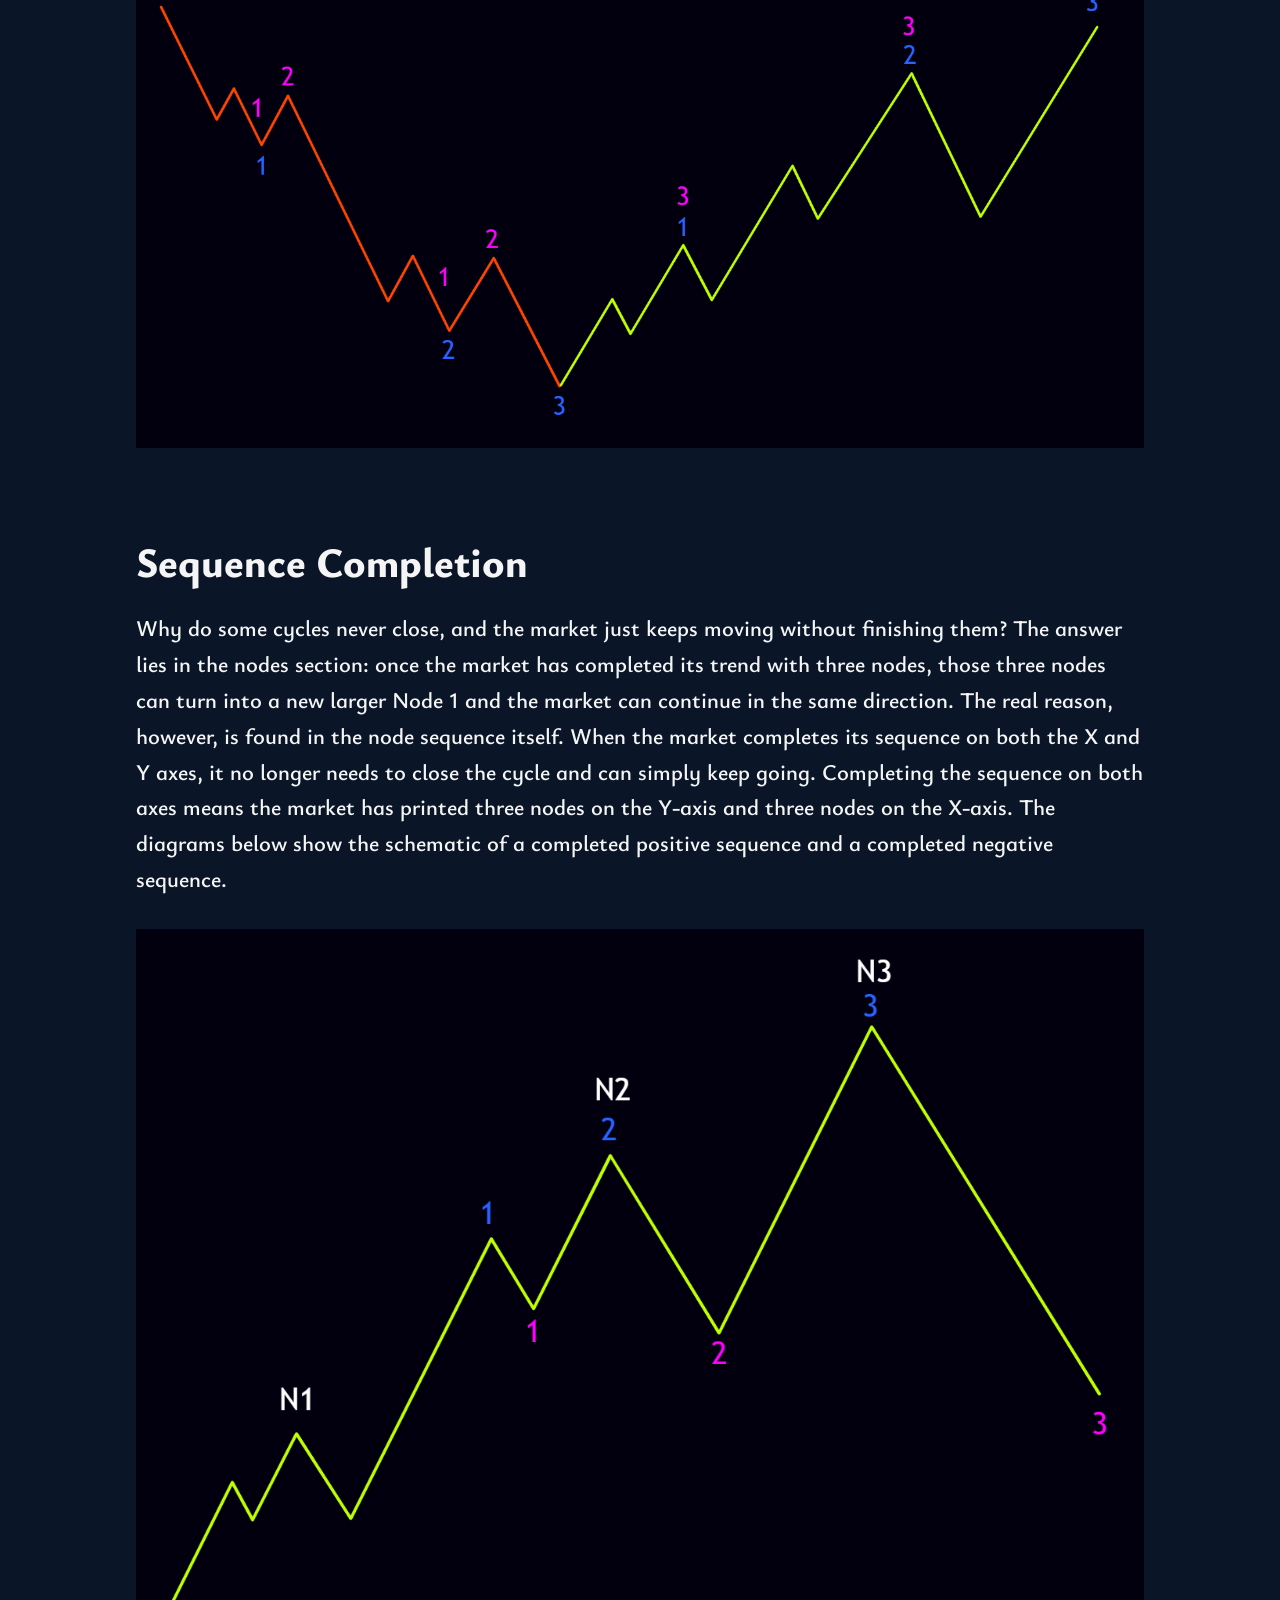
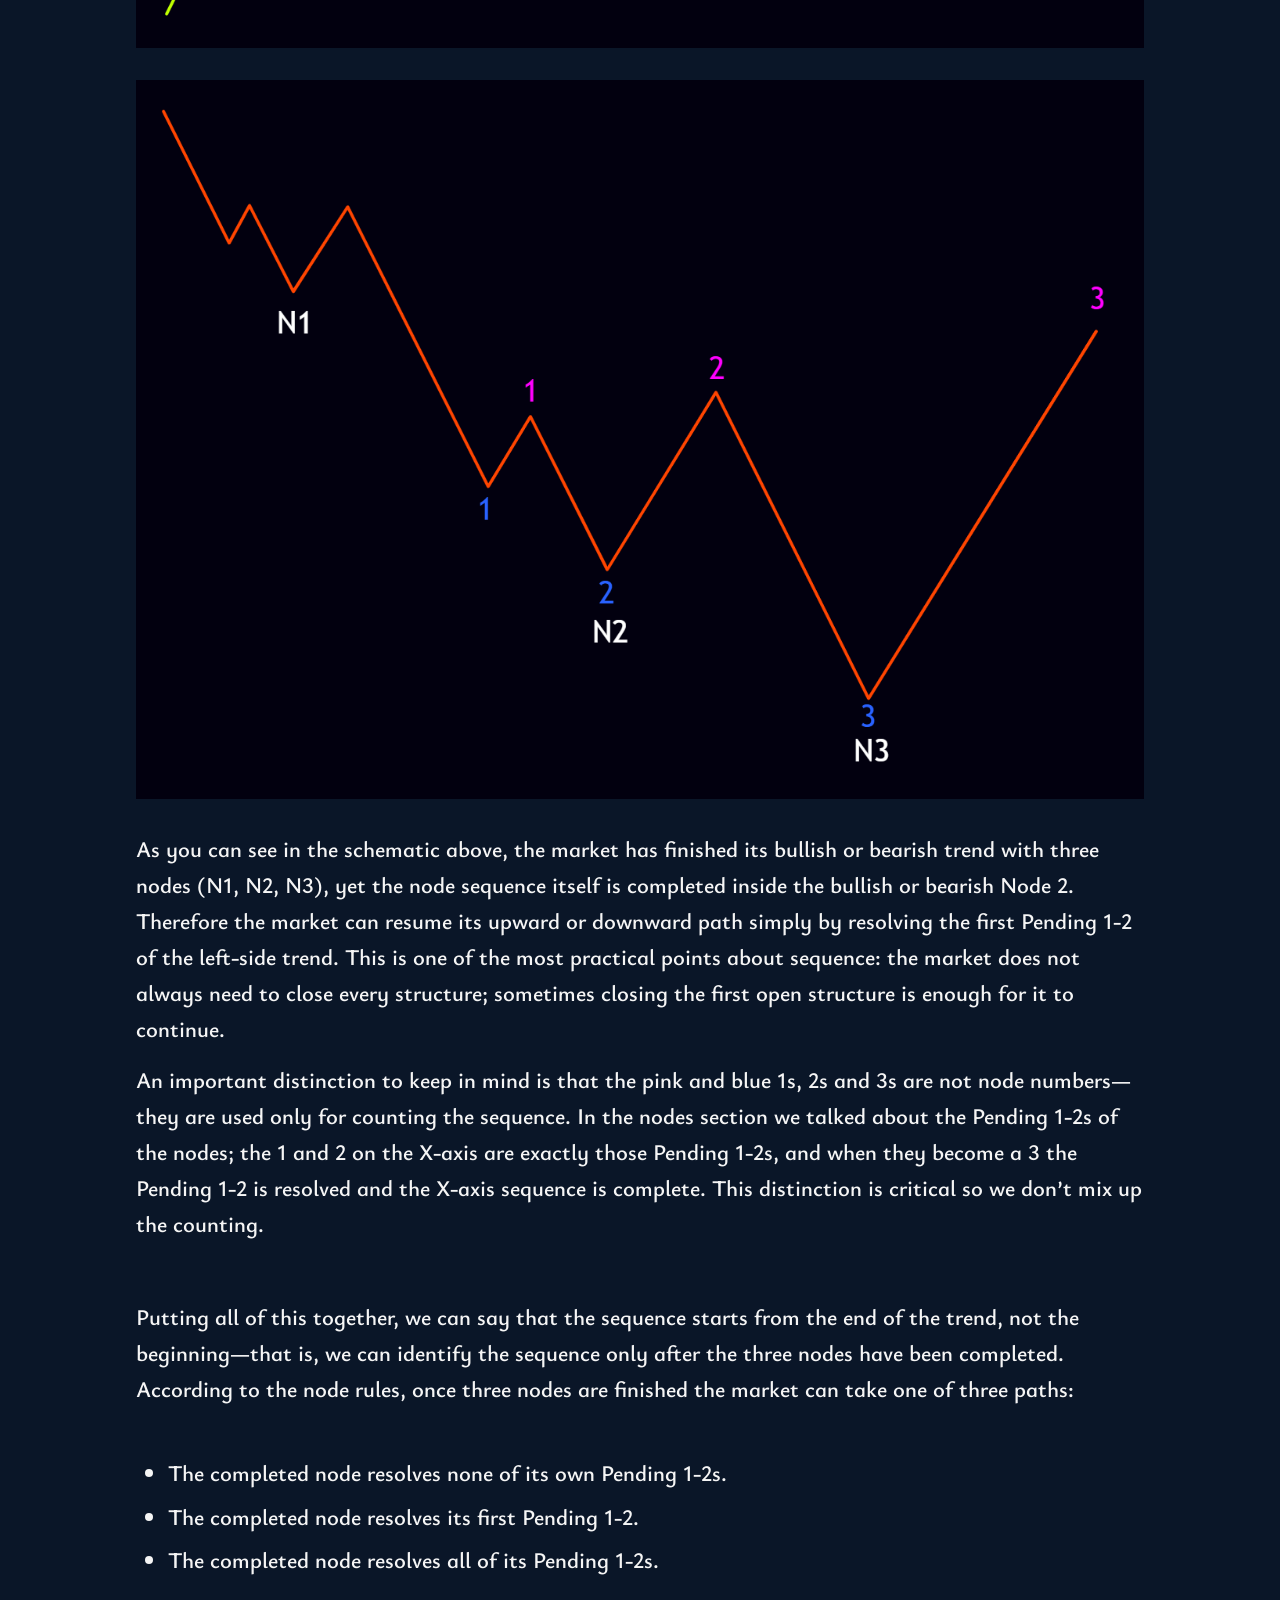
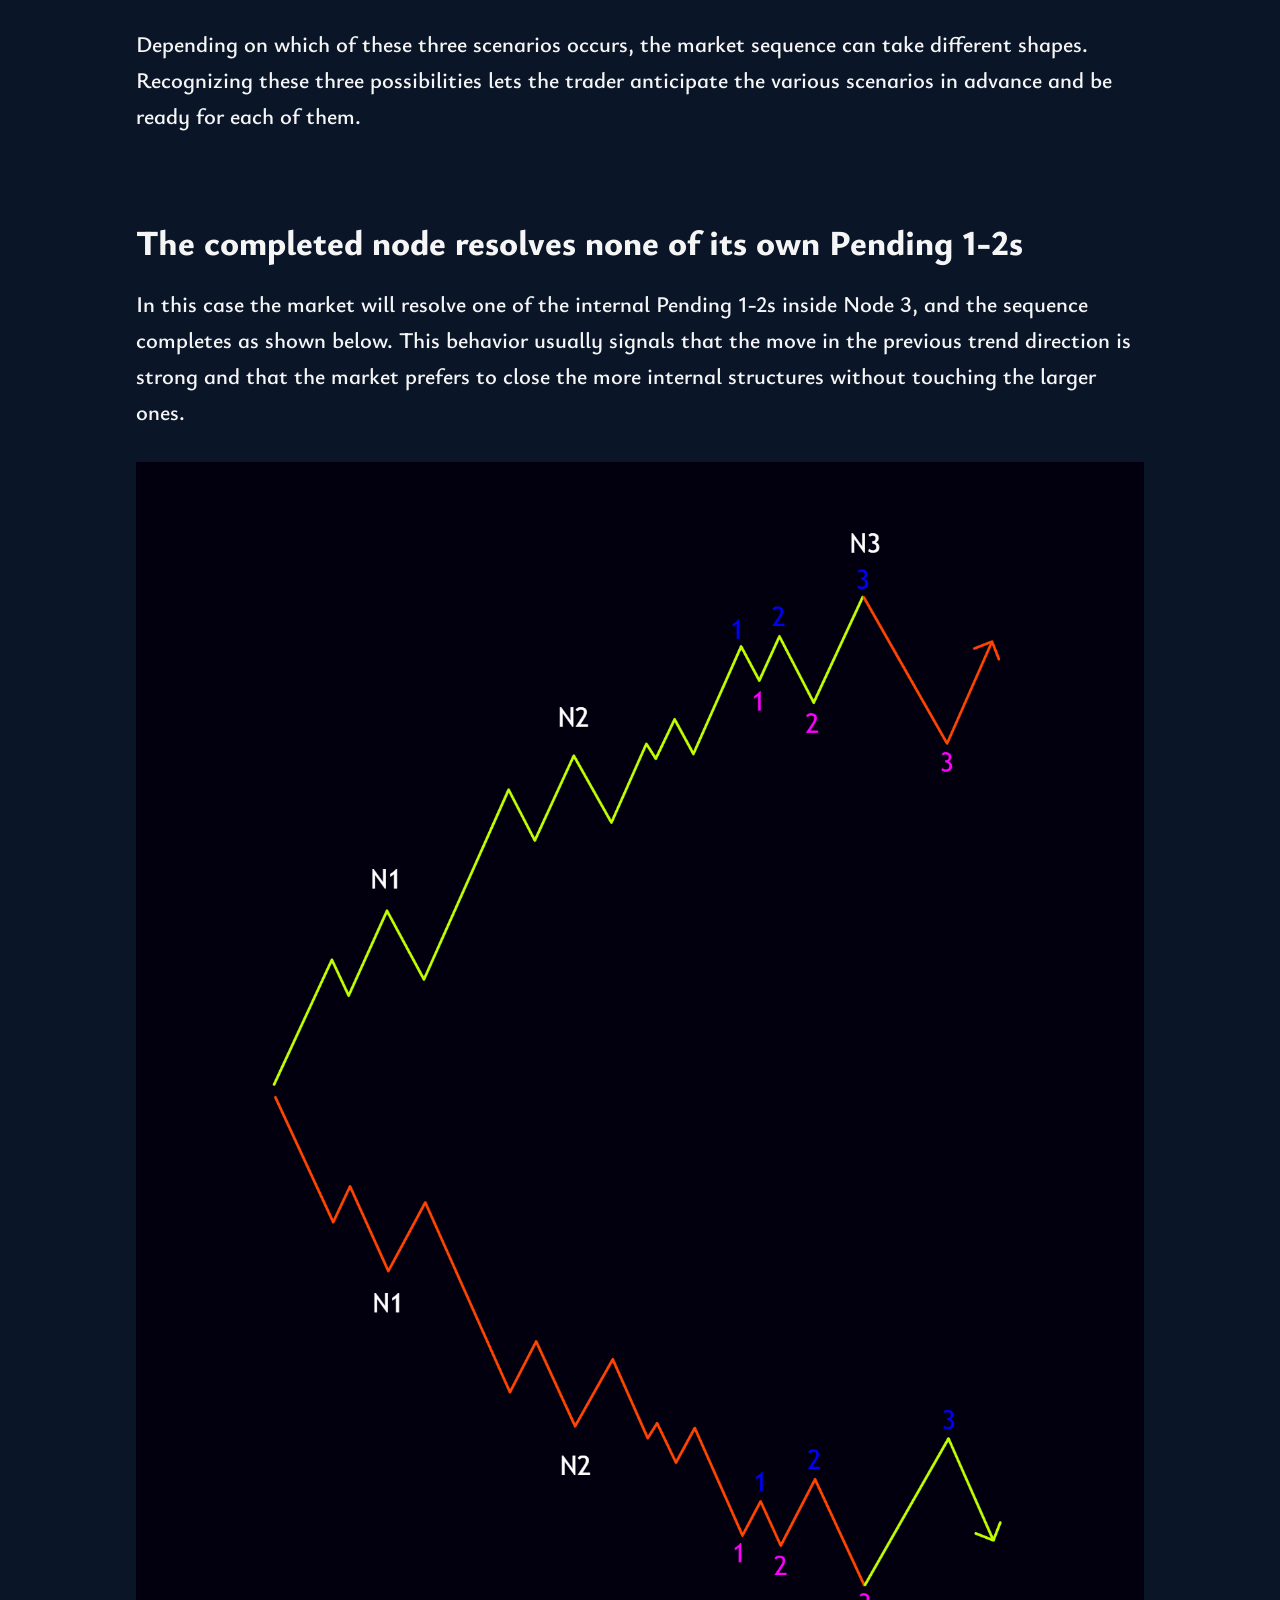
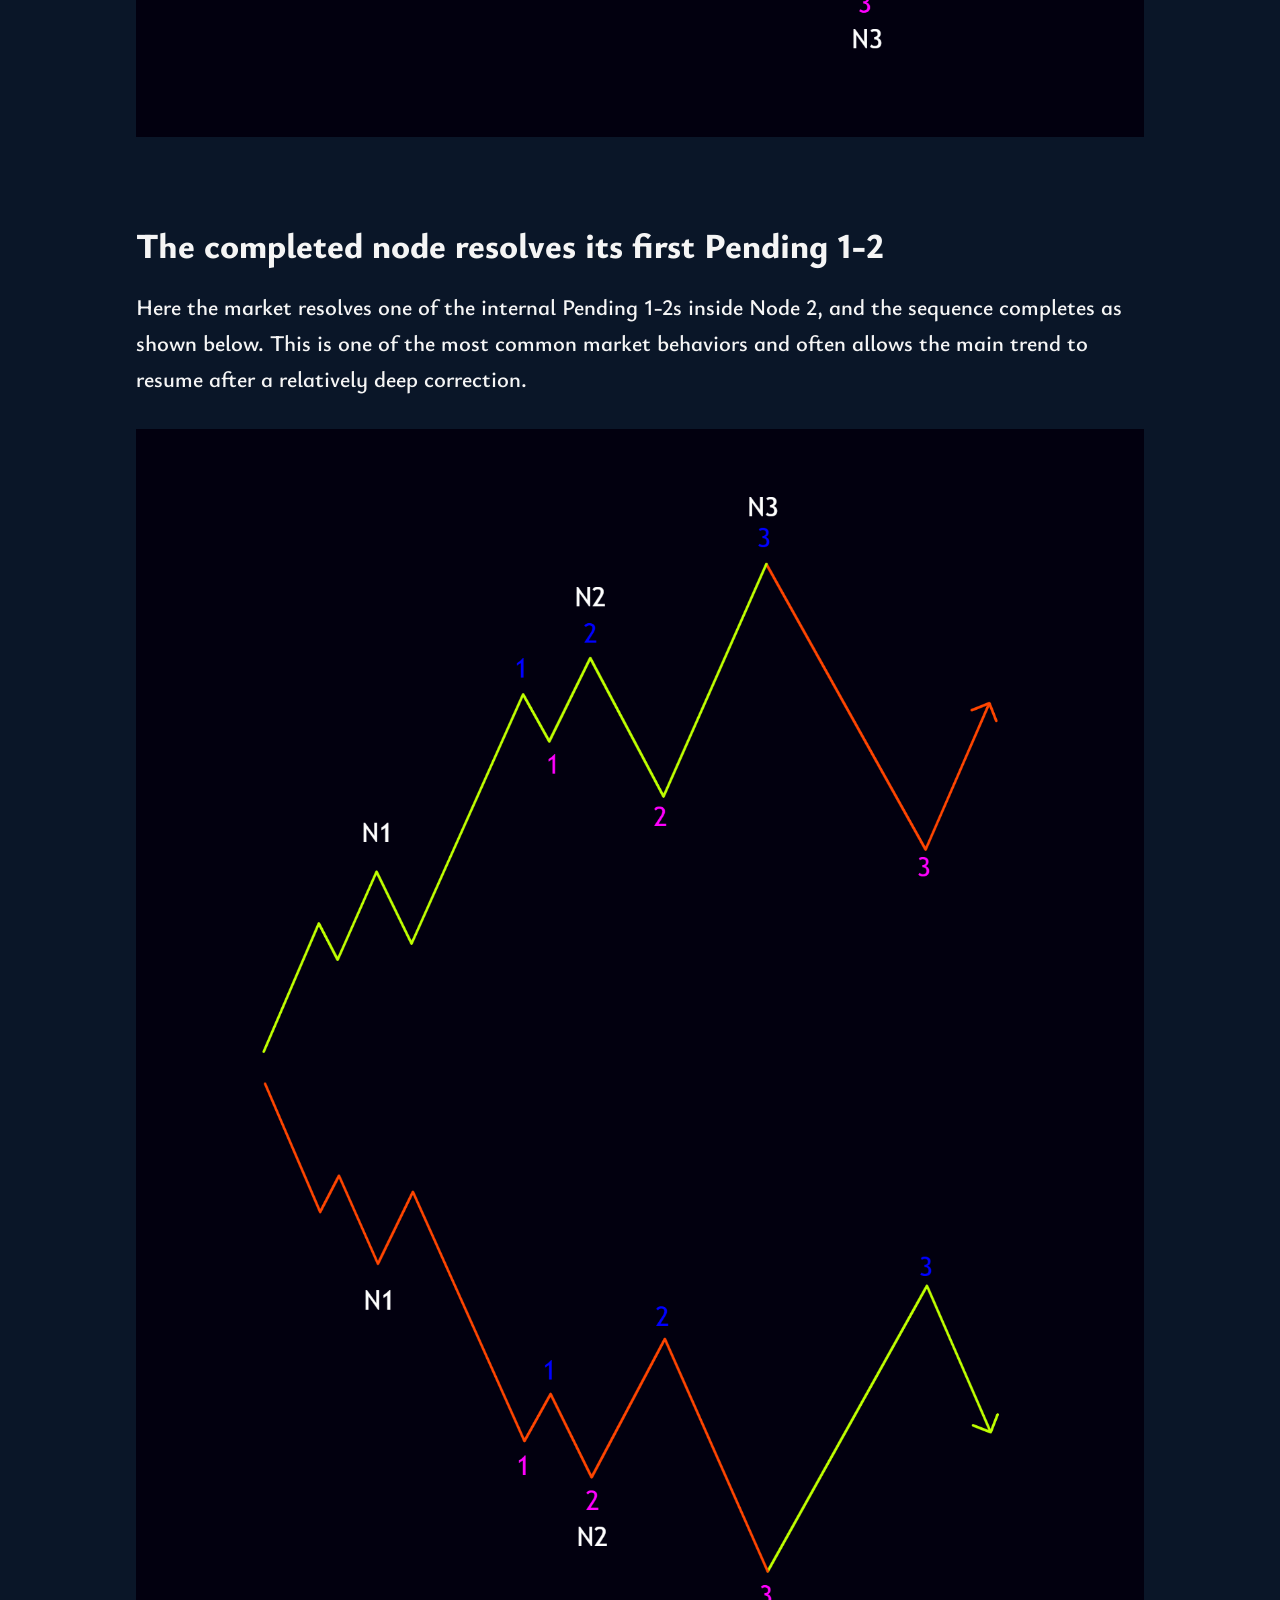
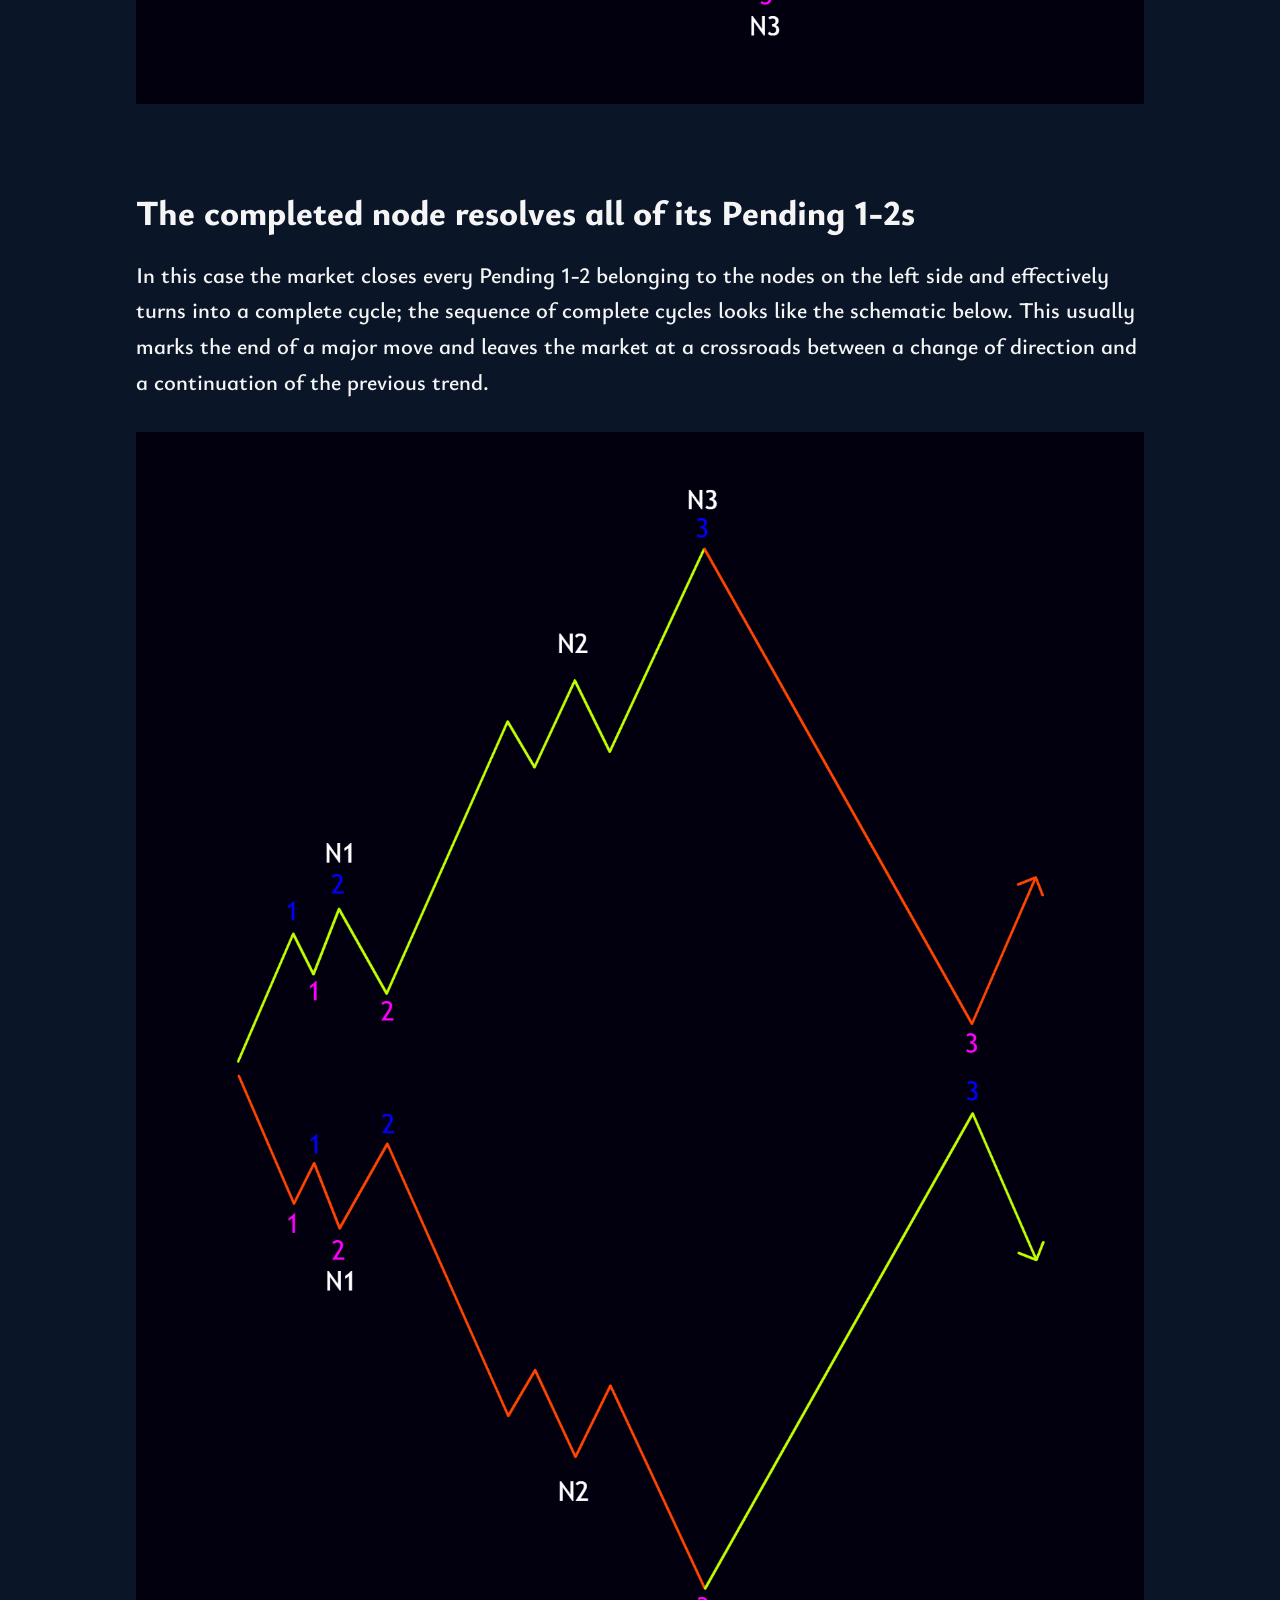
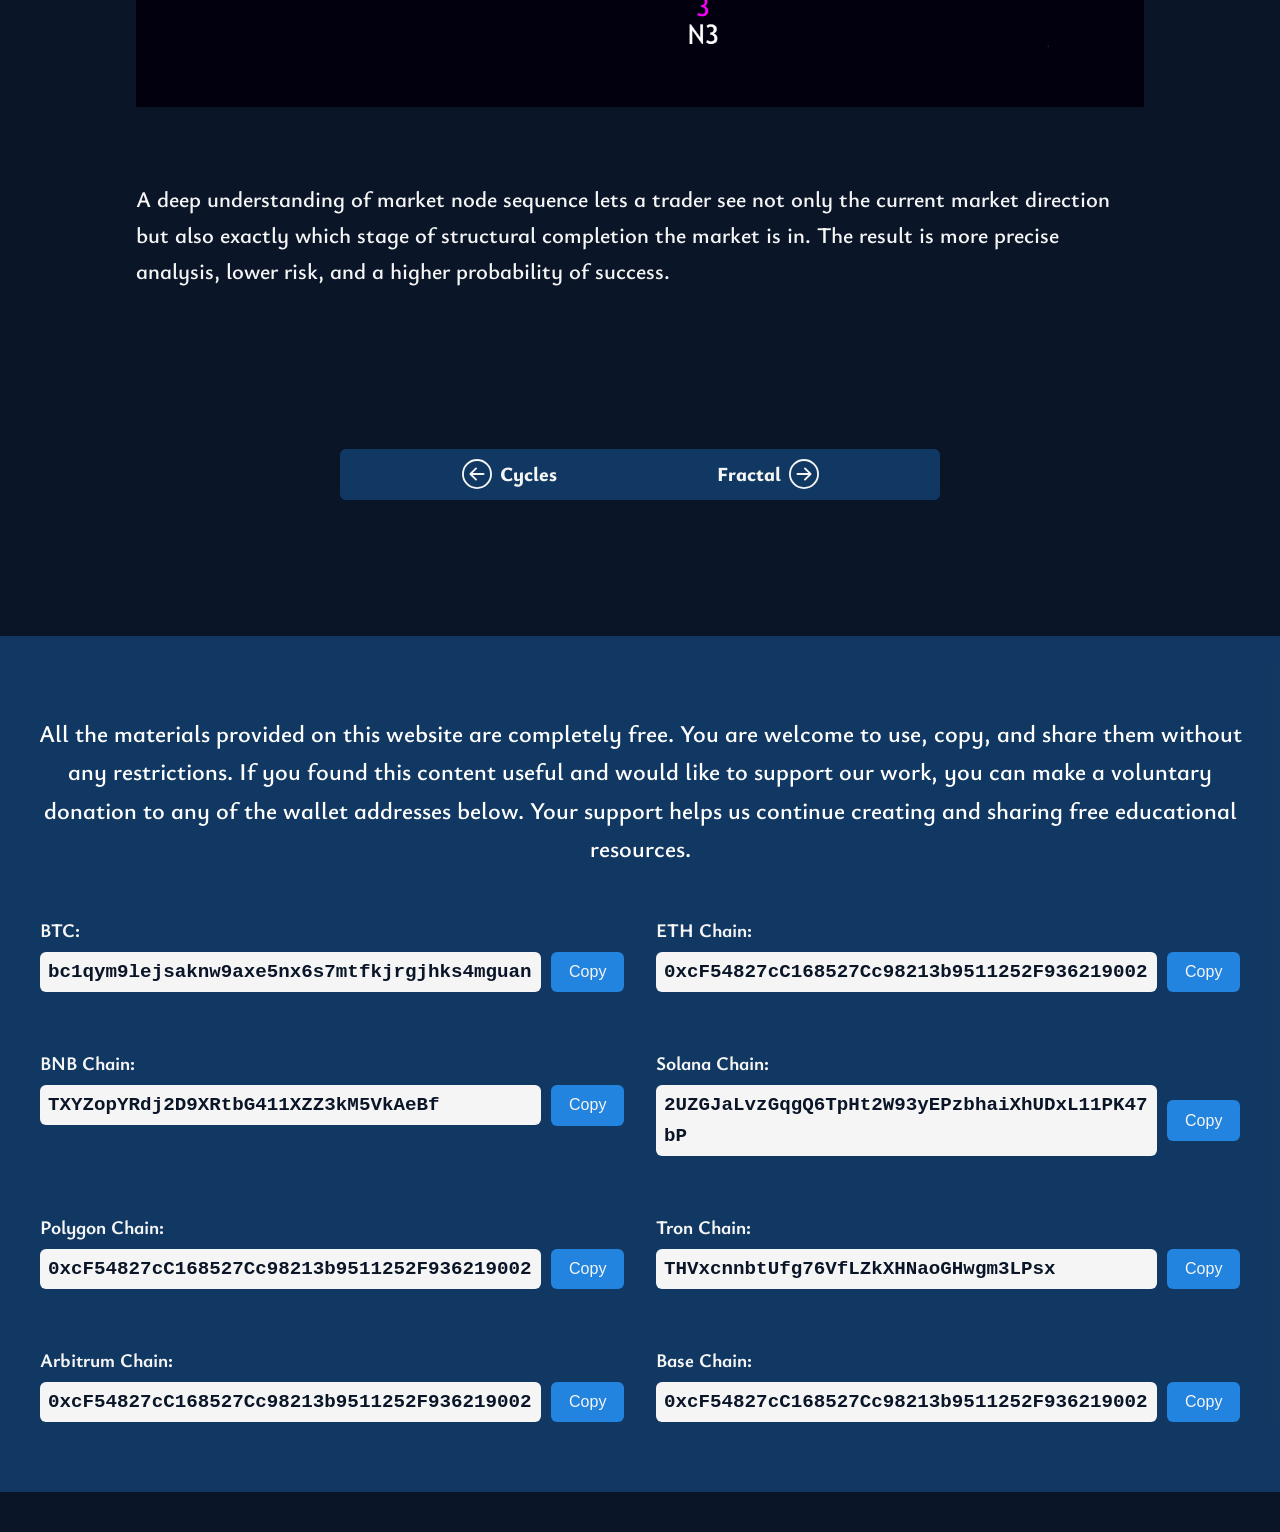
<file: Roadmap/Sequence.html>
<!DOCTYPE html>
<html lang="en">
<head>
  <meta charset="UTF-8">
  <meta name="viewport" content="width=device-width, initial-scale=1.0">
  <title>N2N Trading Strategy - Sequence</title>
  <meta name="description" content="The order in which nodes form is called a sequence. A sequence is essentially a specific order that nodes must follow along the market’s two main axes">
  <link rel="icon" href="../favicon.ico" sizes="any">
  <link rel="icon" type="image/png" sizes="32x32" href="../favicon-32x32.png">
  <link rel="icon" type="image/png" sizes="16x16" href="../favicon-16x16.png">
  <link rel="apple-touch-icon" sizes="180x180" href="../apple-touch-icon.png">
  <link rel="stylesheet" href="../style.css">
</head>
<body>

  <!-- ========== HERO ========== -->
  <header class="content-hero">
    <nav class="navbar">
      <a href="https://n2ntraders.github.io/N2N/" class="logo">
        <img src="../assets/logo.png" alt="N2N">
      </a>

      <button class="menu-toggle" aria-label="Toggle menu" id="menuToggle">
        <span></span>
        <span></span>
        <span></span>
      </button>

      <ul class="nav-links" id="navLinks">
        <li><a href="https://n2ntraders.github.io/N2N/">Home</a></li>
        <li><a href="https://n2ntraders.github.io/N2N/#roadmap">Roadmap</a></li>
        <li><a href="https://www.youtube.com/@N2NTraders" target="_blank">Youtube</a></li>
        <li><a href="https://t.me/n2ntrading" target="_blank">Telegram</a></li>
      </ul>
    </nav>

    <div class="single-content-title">
      <img src="../assets/4.png" alt="Sequence">
      <h1>Sequence</h1>
    </div>
  </header>

  <!-- ========== Single Content SECTION ========== -->
 <section class="section-single-content">
 <p>The order in which nodes form is called a sequence. A sequence is essentially a specific order that nodes must follow along the market’s two main axes: the X-axis and the Y-axis. In this sequence, nodes on both the X and Y axes must line up one above or below the other. On the Y-axis—the trend axis—Node 1 forms first, followed by Node 2 and then Node 3. On the X-axis the sequence is completed when the remaining Pending 1-2s left over from the Y-axis trend nodes are resolved.</p>

<p>Together these two axes give us a complete picture of price movement. The Y-axis shows the primary direction of the trend, while the X-axis shows the corrections and the resolution of previously open structures. Understanding the sequence properly helps a trader see exactly where the market sits in its move and whether the trend still has room to continue.</p>

<h2>Bullish Trend Sequence</h2>

<p>In an uptrend, Node 1 starts from the lowest point (the market’s price floor). Node 2 then forms in the middle of the uptrend, and the uptrend ends with Node 3. This order is simple but extremely important. Node 1 usually marks the market’s first move off the low, Node 2 confirms the trend is continuing, and Node 3 is often the last push higher before a correction or a change in direction. The Schematic below shows the bullish trend sequence.</p>
<img src="./Sequence/UpTrend-Sequence.png" alt="Bullish Trend Sequence">


<h2>Bearish Trend Sequence</h2>

<p>In a downtrend, Node 1 starts from the highest point (the market’s price ceiling). Node 2 forms in the middle of the downtrend, and the downtrend finishes with Node 3. The logic here is the exact reverse of an uptrend. Node 1 marks the market’s first move off the high, Node 2 confirms continued selling pressure, and Node 3 is usually the final downward push before a bullish reaction or a structural shift. The Schematic below shows the bearish trend sequence.</p>
<img src="./Sequence/DownTrend-Sequence.png" alt="Bearish Trend Sequence">


<h2>Positive Cycle Sequence</h2>

<p>As explained in the cycle section, a positive cycle is made up of an uptrend on the left and a downtrend on the right. The Y-axis sequence—both the uptrend and the downtrend—completes exactly as described above. The X-axis sequence is completed when the Pending 1-2s of the left-side uptrend nodes are resolved. In other words, after the uptrend finishes, the market has to close the open structures on the left side for the cycle to be complete. The Schematic below shows the positive cycle sequence.</p>
<img src="./Sequence/Positive-Cycle-Sequencing.png" alt="Positive Cycle Sequence">


<h2>Negative Cycle Sequence</h2>

<p>A negative cycle consists of a downtrend on the left and an uptrend on the right. The Y-axis sequence—both the downtrend and the uptrend—completes the same way as above. The X-axis sequence is finished when the Pending 1-2s of the left-side downtrend nodes are resolved. The logic is the same as a positive cycle, except the initial direction is down and the market must close the open bearish structures on the left. The Schematic below shows the negative cycle sequence.</p>
<img src="./Sequence/Negative-Cycle-Sequencing.png" alt="Negative Cycle Sequence">



<h2>Sequence Completion</h2>

<p>Why do some cycles never close, and the market just keeps moving without finishing them? The answer lies in the nodes section: once the market has completed its trend with three nodes, those three nodes can turn into a new larger Node 1 and the market can continue in the same direction. The real reason, however, is found in the node sequence itself. When the market completes its sequence on both the X and Y axes, it no longer needs to close the cycle and can simply keep going. Completing the sequence on both axes means the market has printed three nodes on the Y-axis and three nodes on the X-axis. The diagrams below show the schematic of a completed positive sequence and a completed negative sequence.</p>
<img src="./Sequence/Positive-Sequence.png" alt="Positive Sequence Completion">
<img src="./Sequence/Negative-Sequence.png" alt="Negative Sequence Completion">



<p>As you can see in the schematic above, the market has finished its bullish or bearish trend with three nodes (N1, N2, N3), yet the node sequence itself is completed inside the bullish or bearish Node 2. Therefore the market can resume its upward or downward path simply by resolving the first Pending 1-2 of the left-side trend. This is one of the most practical points about sequence: the market does not always need to close every structure; sometimes closing the first open structure is enough for it to continue.</p>

<p>An important distinction to keep in mind is that the pink and blue 1s, 2s and 3s are not node numbers—they are used only for counting the sequence. In the nodes section we talked about the Pending 1-2s of the nodes; the 1 and 2 on the X-axis are exactly those Pending 1-2s, and when they become a 3 the Pending 1-2 is resolved and the X-axis sequence is complete. This distinction is critical so we don’t mix up the counting.</p>
<br>

<p>Putting all of this together, we can say that the sequence starts from the end of the trend, not the beginning—that is, we can identify the sequence only after the three nodes have been completed. According to the node rules, once three nodes are finished the market can take one of three paths:</p>

<ul>
<li>The completed node resolves none of its own Pending 1-2s.</li>
<li>The completed node resolves its first Pending 1-2.</li>
<li>The completed node resolves all of its Pending 1-2s.</li>
</ul>

<p>Depending on which of these three scenarios occurs, the market sequence can take different shapes. Recognizing these three possibilities lets the trader anticipate the various scenarios in advance and be ready for each of them.</p>

<h3>The completed node resolves none of its own Pending 1-2s</h3>

<p>In this case the market will resolve one of the internal Pending 1-2s inside Node 3, and the sequence completes as shown below. This behavior usually signals that the move in the previous trend direction is strong and that the market prefers to close the more internal structures without touching the larger ones.</p>
<img src="./Sequence/Node-A-Sequence.png" alt="Node A Sequence Completion">



<h3>The completed node resolves its first Pending 1-2</h3>

<p>Here the market resolves one of the internal Pending 1-2s inside Node 2, and the sequence completes as shown below. This is one of the most common market behaviors and often allows the main trend to resume after a relatively deep correction.</p>
<img src="./Sequence/Node-B-Sequence.png" alt="Node B Sequence Completion">


<h3>The completed node resolves all of its Pending 1-2s</h3>

<p>In this case the market closes every Pending 1-2 belonging to the nodes on the left side and effectively turns into a complete cycle; the sequence of complete cycles looks like the schematic below. This usually marks the end of a major move and leaves the market at a crossroads between a change of direction and a continuation of the previous trend.</p>
<img src="./Sequence/Node-D-Sequence.png" alt="Node D Sequence Completion">
<br>

<p>A deep understanding of market node sequence lets a trader see not only the current market direction but also exactly which stage of structural completion the market is in. The result is more precise analysis, lower risk, and a higher probability of success.</p>



<div class="content-footer">
<a href="https://n2ntraders.github.io/N2N/Roadmap/Cycles" class="prev-next-btn"><svg xmlns="http://www.w3.org/2000/svg" width="30" height="30" fill="currentColor" class="bi bi-arrow-left-circle" viewBox="0 0 16 16">
  <path fill-rule="evenodd" d="M1 8a7 7 0 1 0 14 0A7 7 0 0 0 1 8m15 0A8 8 0 1 1 0 8a8 8 0 0 1 16 0m-4.5-.5a.5.5 0 0 1 0 1H5.707l2.147 2.146a.5.5 0 0 1-.708.708l-3-3a.5.5 0 0 1 0-.708l3-3a.5.5 0 1 1 .708.708L5.707 7.5z"/>
</svg>Cycles</a>

<a href="https://n2ntraders.github.io/N2N/Roadmap/Fractal" class="prev-next-btn">Fractal<svg xmlns="http://www.w3.org/2000/svg" width="30" height="30" fill="currentColor" class="bi bi-arrow-right-circle" viewBox="0 0 16 16">
  <path fill-rule="evenodd" d="M1 8a7 7 0 1 0 14 0A7 7 0 0 0 1 8m15 0A8 8 0 1 1 0 8a8 8 0 0 1 16 0M4.5 7.5a.5.5 0 0 0 0 1h5.793l-2.147 2.146a.5.5 0 0 0 .708.708l3-3a.5.5 0 0 0 0-.708l-3-3a.5.5 0 1 0-.708.708L10.293 7.5z"/>
</svg></a>
</div>

</section>

<button id="backToTop" class="back-to-top" title="Back to top">↑</button>


  <!-- ========== Footer SECTION ========== -->

<footer class="footer-section">
  
  <p>All the materials provided on this website are completely free. You are welcome to use, copy, and share them without any restrictions. If you found this content useful and would like to support our work, you can make a voluntary donation to any of the wallet addresses below. Your support helps us continue creating and sharing free educational resources.</p>

  <div class="wallets">
    <div class="wallet-item">
      <strong>BTC:</strong>
      <div class="wallet-row">
        <code id="btc-address">bc1qym9lejsaknw9axe5nx6s7mtfkjrgjhks4mguan</code>
        <button class="copy-btn" onclick="copyAddress('btc-address', this)">Copy</button>
      </div>
    </div>

    <div class="wallet-item">
      <strong>ETH Chain:</strong>
      <div class="wallet-row">
        <code id="eth-address">0xcF54827cC168527Cc98213b9511252F936219002</code>
        <button class="copy-btn" onclick="copyAddress('eth-address', this)">Copy</button>
      </div>
    </div>

    <div class="wallet-item">
      <strong>BNB Chain:</strong>
      <div class="wallet-row">
        <code id="bnb-address">TXYZopYRdj2D9XRtbG411XZZ3kM5VkAeBf</code>
        <button class="copy-btn" onclick="copyAddress('bnb-address', this)">Copy</button>
      </div>
    </div>

        <div class="wallet-item">
      <strong>Solana Chain:</strong>
      <div class="wallet-row">
        <code id="sol-address">2UZGJaLvzGqgQ6TpHt2W93yEPzbhaiXhUDxL11PK47bP</code>
        <button class="copy-btn" onclick="copyAddress('sol-address', this)">Copy</button>
      </div>
    </div>
        <div class="wallet-item">
      <strong>Polygon Chain:</strong>
      <div class="wallet-row">
        <code id="polygon-address">0xcF54827cC168527Cc98213b9511252F936219002</code>
        <button class="copy-btn" onclick="copyAddress('polygon-address', this)">Copy</button>
      </div>
    </div>

        <div class="wallet-item">
      <strong>Tron Chain:</strong>
      <div class="wallet-row">
        <code id="tron-address">THVxcnnbtUfg76VfLZkXHNaoGHwgm3LPsx</code>
        <button class="copy-btn" onclick="copyAddress('tron-address', this)">Copy</button>
      </div>
    </div>
    <div class="wallet-item">
      <strong>Arbitrum Chain:</strong>
      <div class="wallet-row">
        <code id="arbitrum-address">0xcF54827cC168527Cc98213b9511252F936219002</code>
        <button class="copy-btn" onclick="copyAddress('arbitrum-address', this)">Copy</button>
      </div>
    </div>
        <div class="wallet-item">
      <strong>Base Chain:</strong>
      <div class="wallet-row">
        <code id="base-address">0xcF54827cC168527Cc98213b9511252F936219002</code>
        <button class="copy-btn" onclick="copyAddress('base-address', this)">Copy</button>
      </div>
    </div>
  </div>
</footer>



  <script src="../script.js"></script>
</body>
</html>
</file>
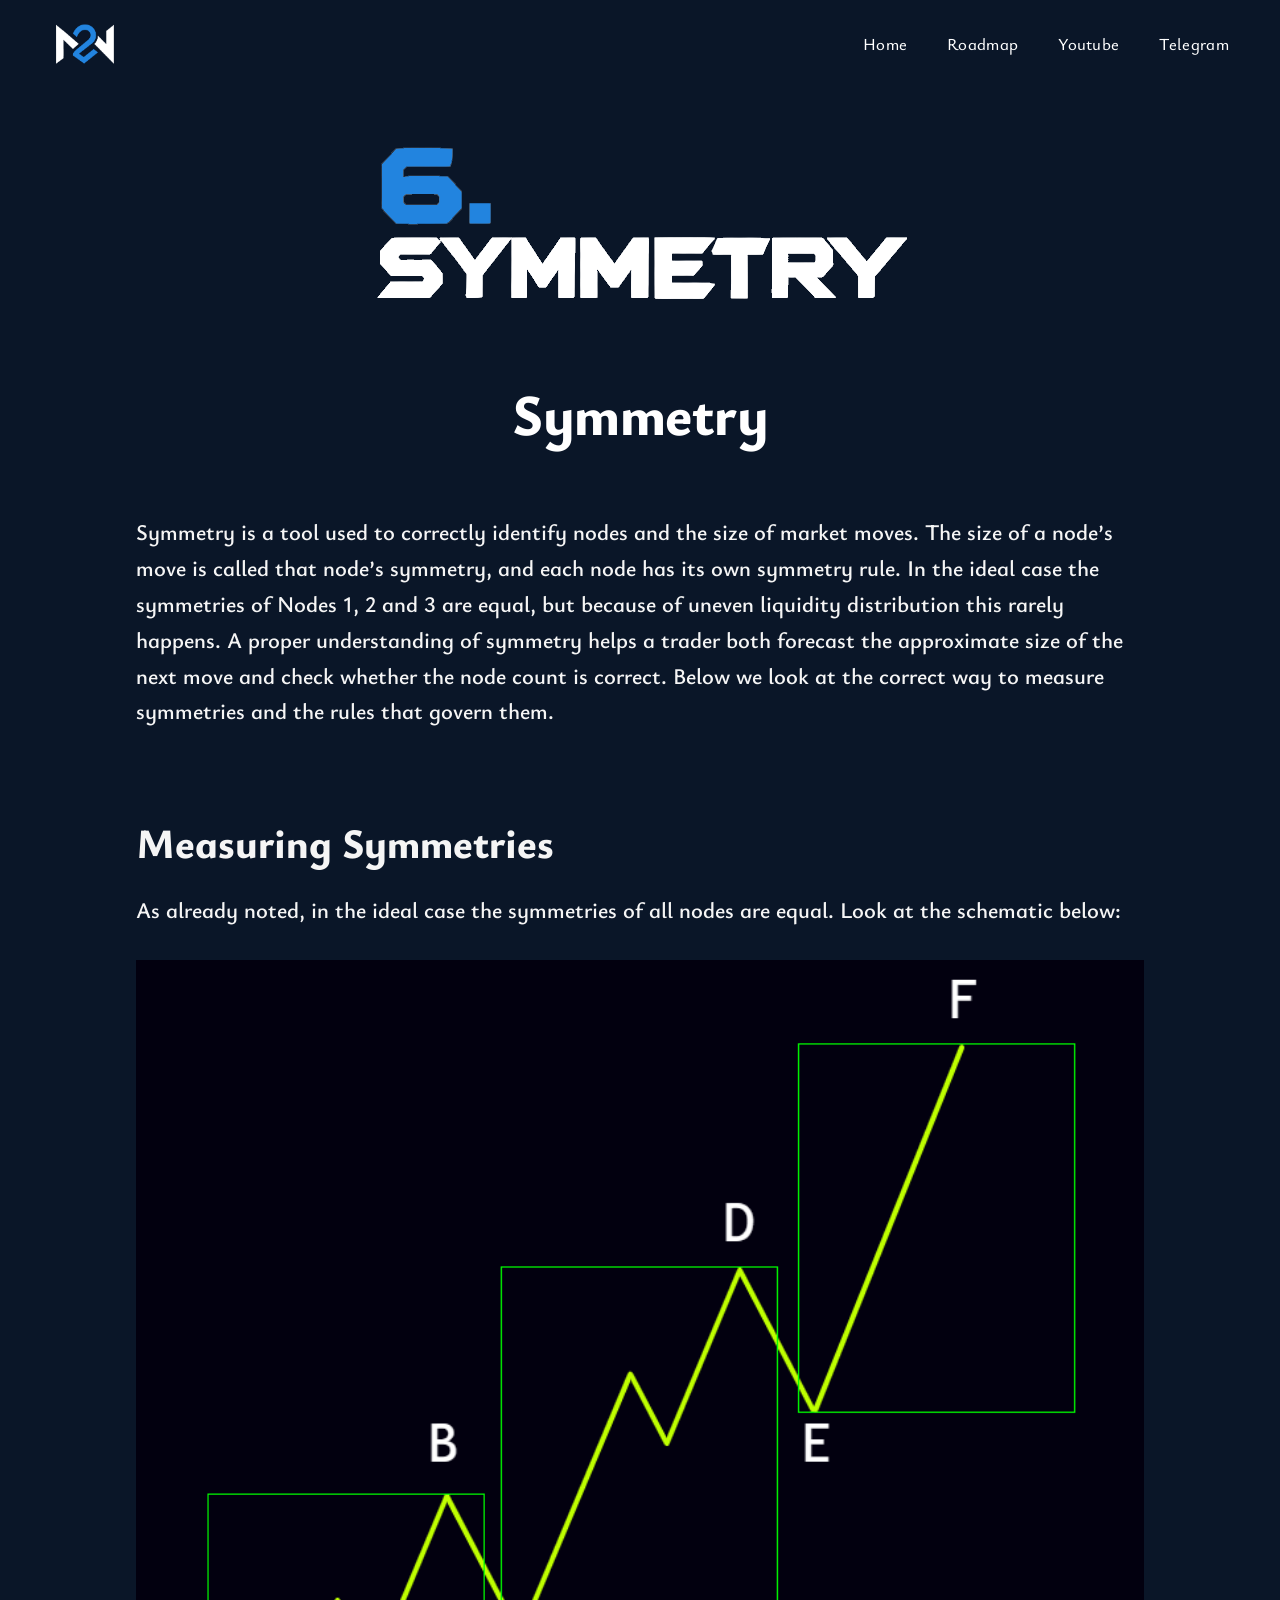
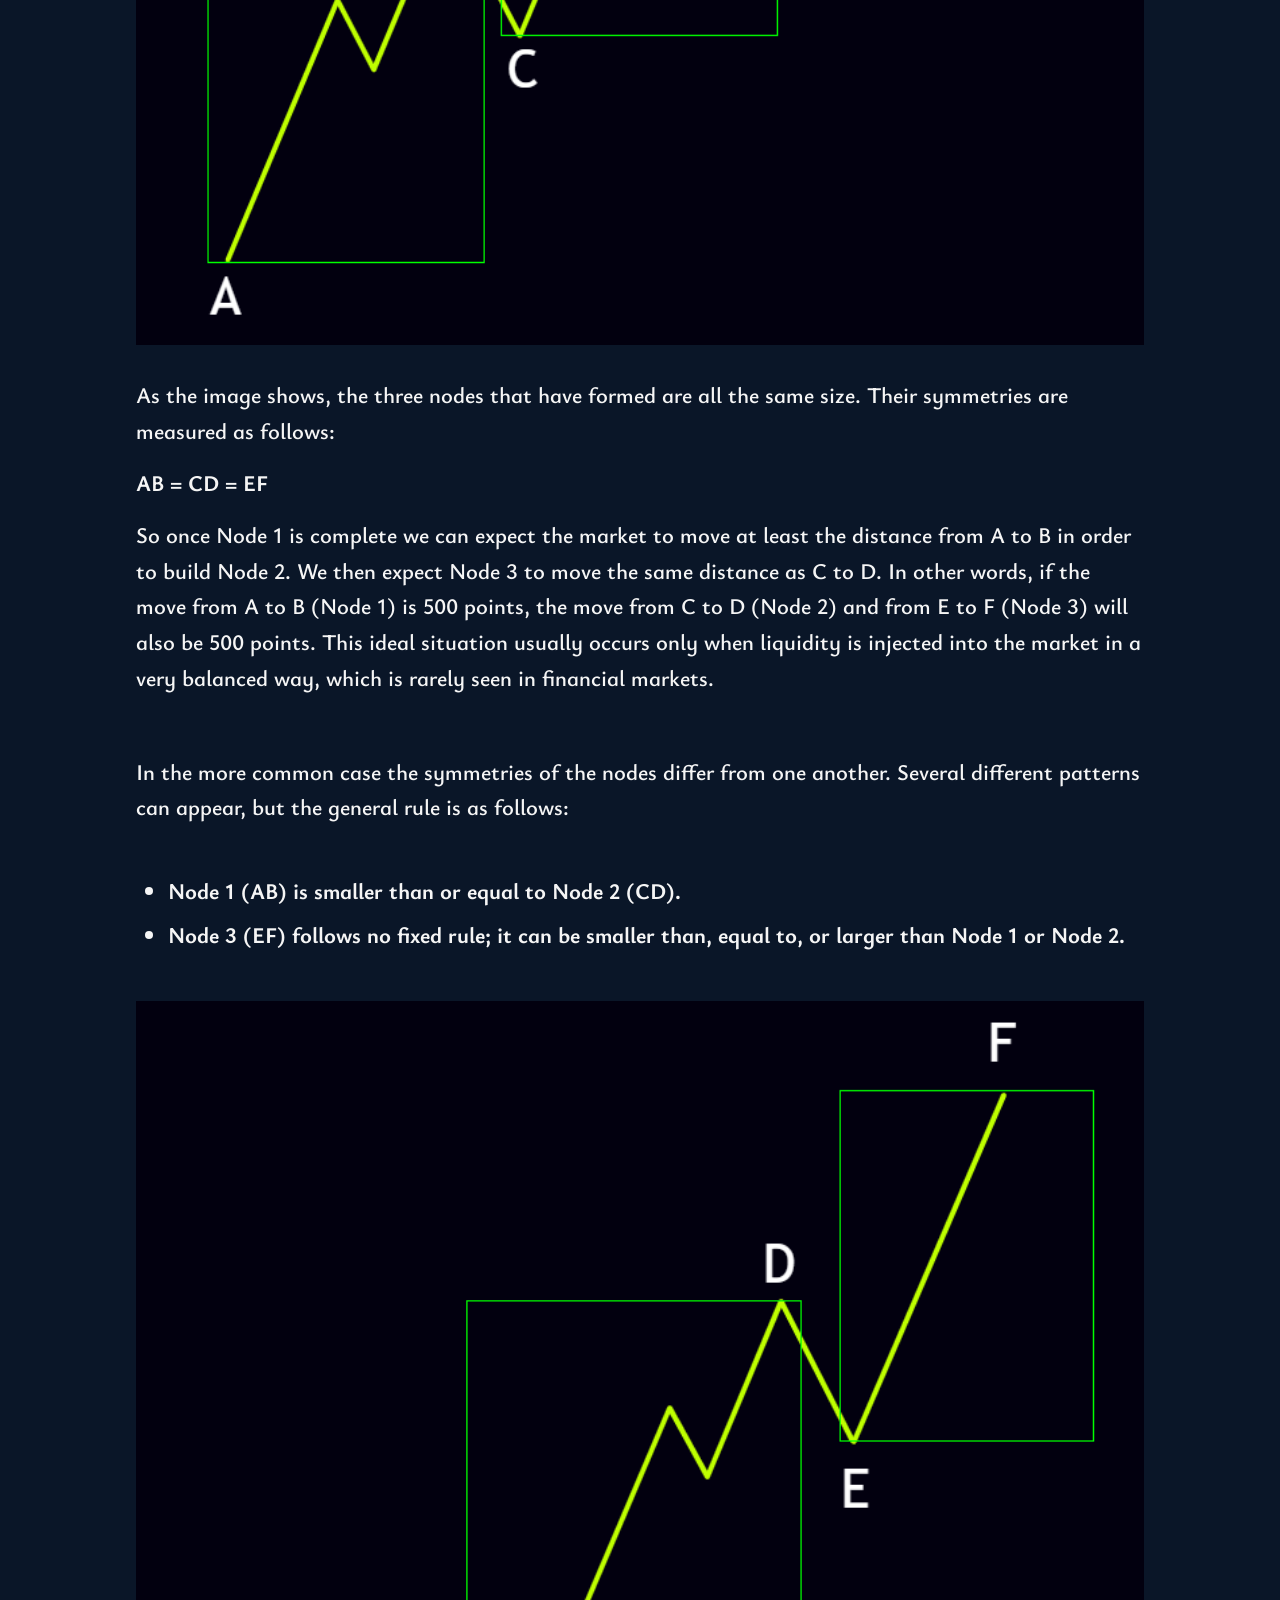
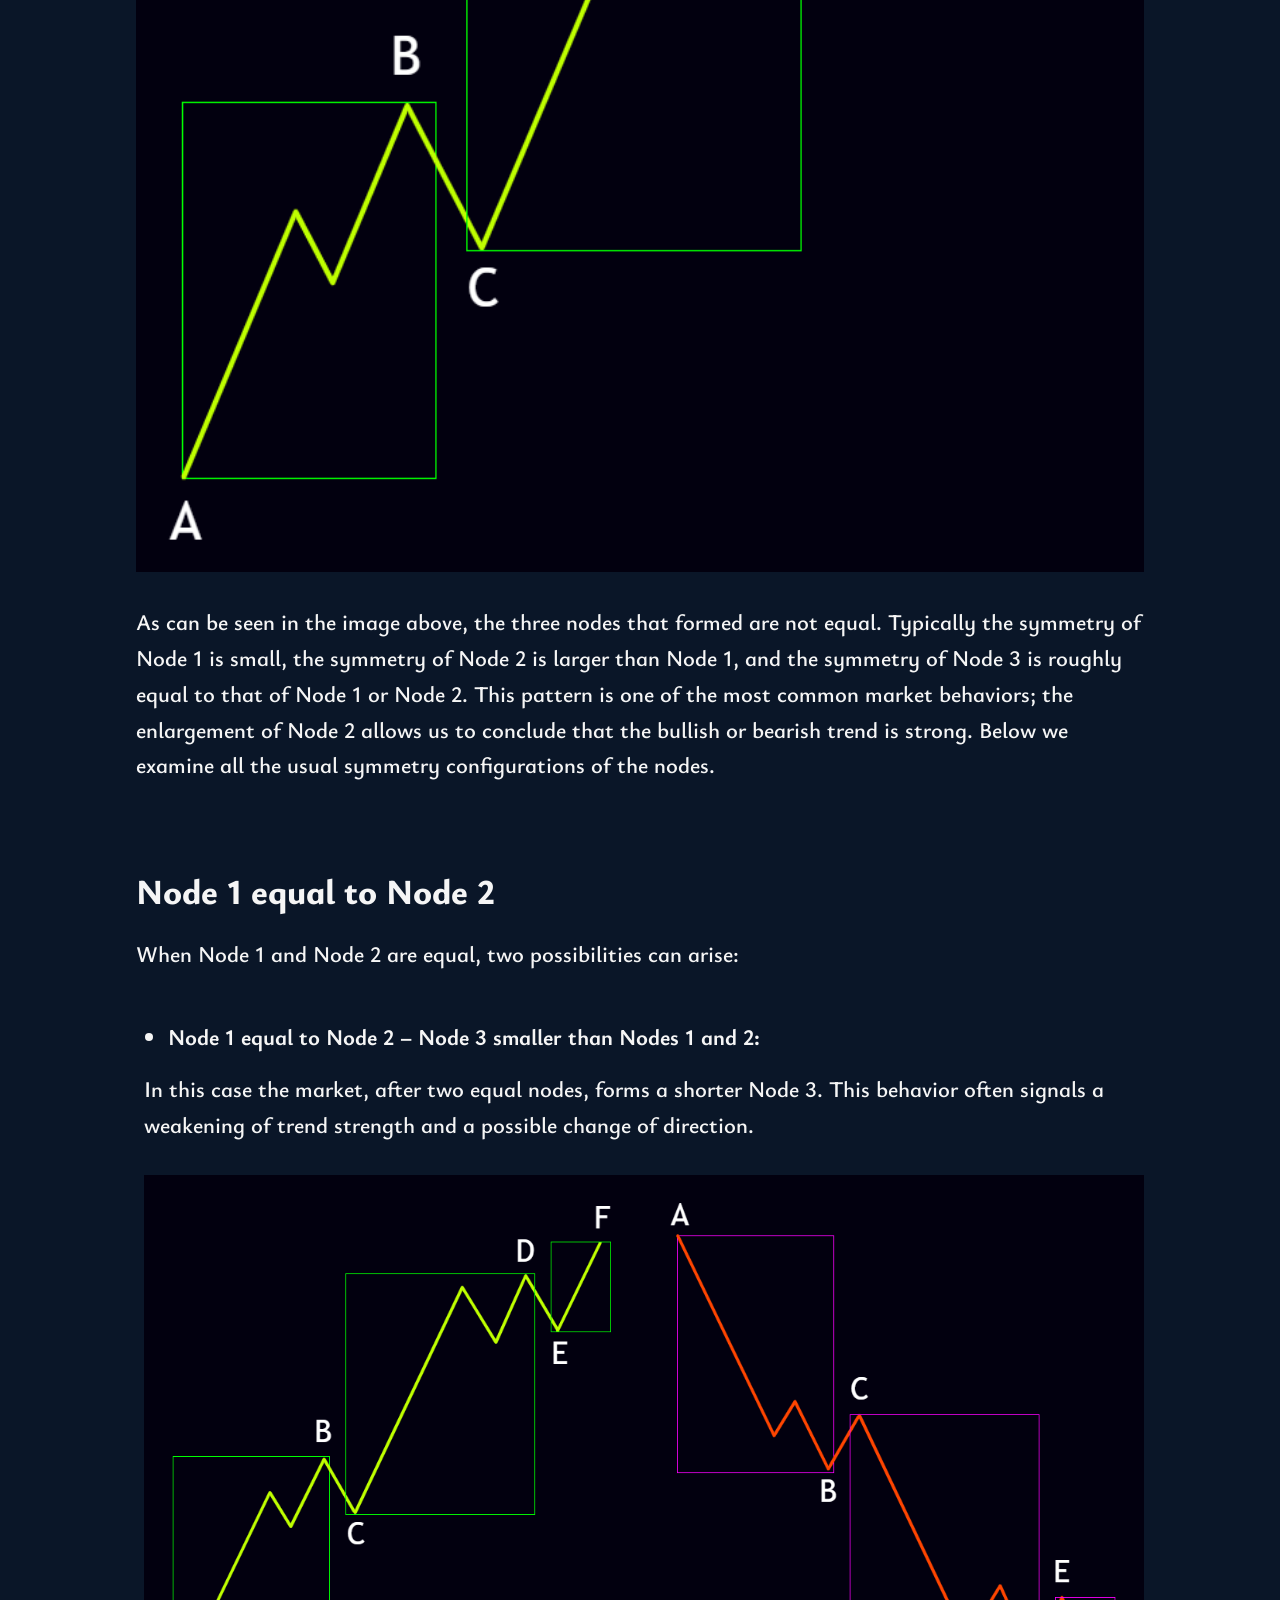
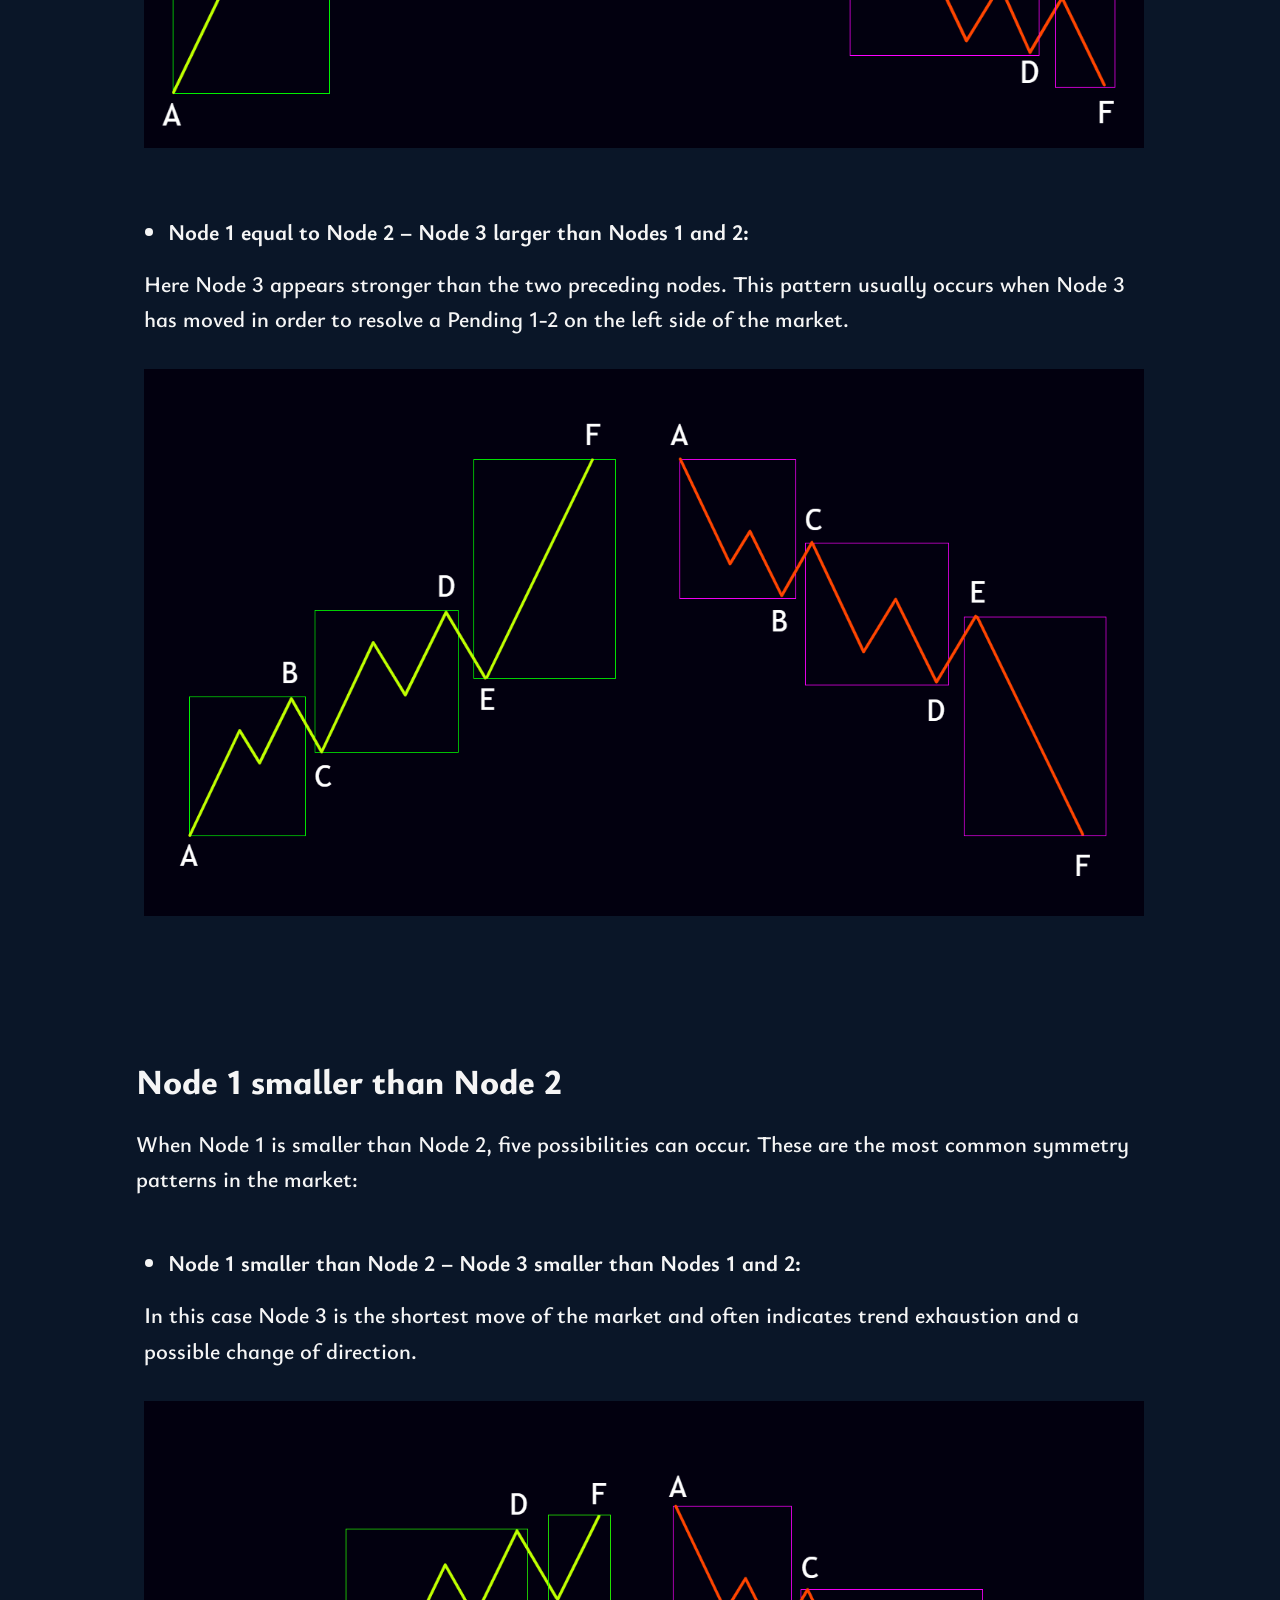
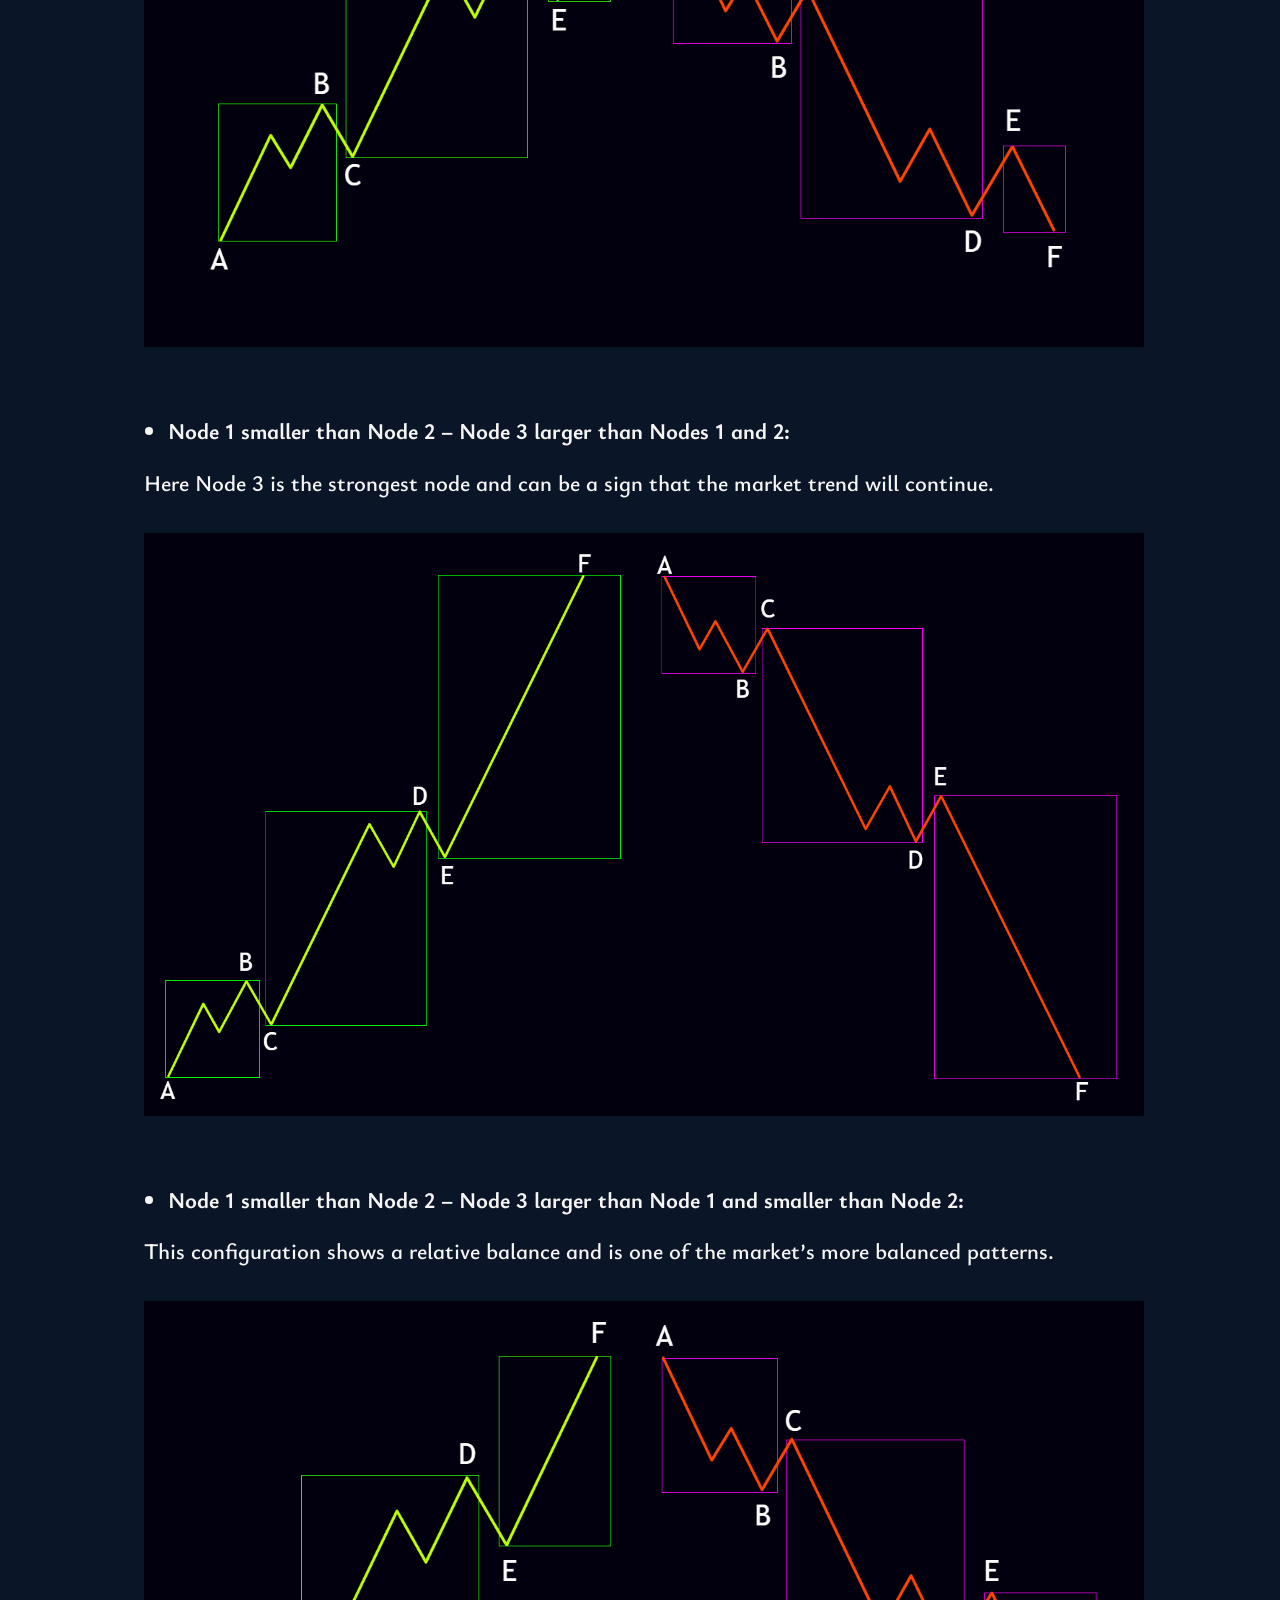
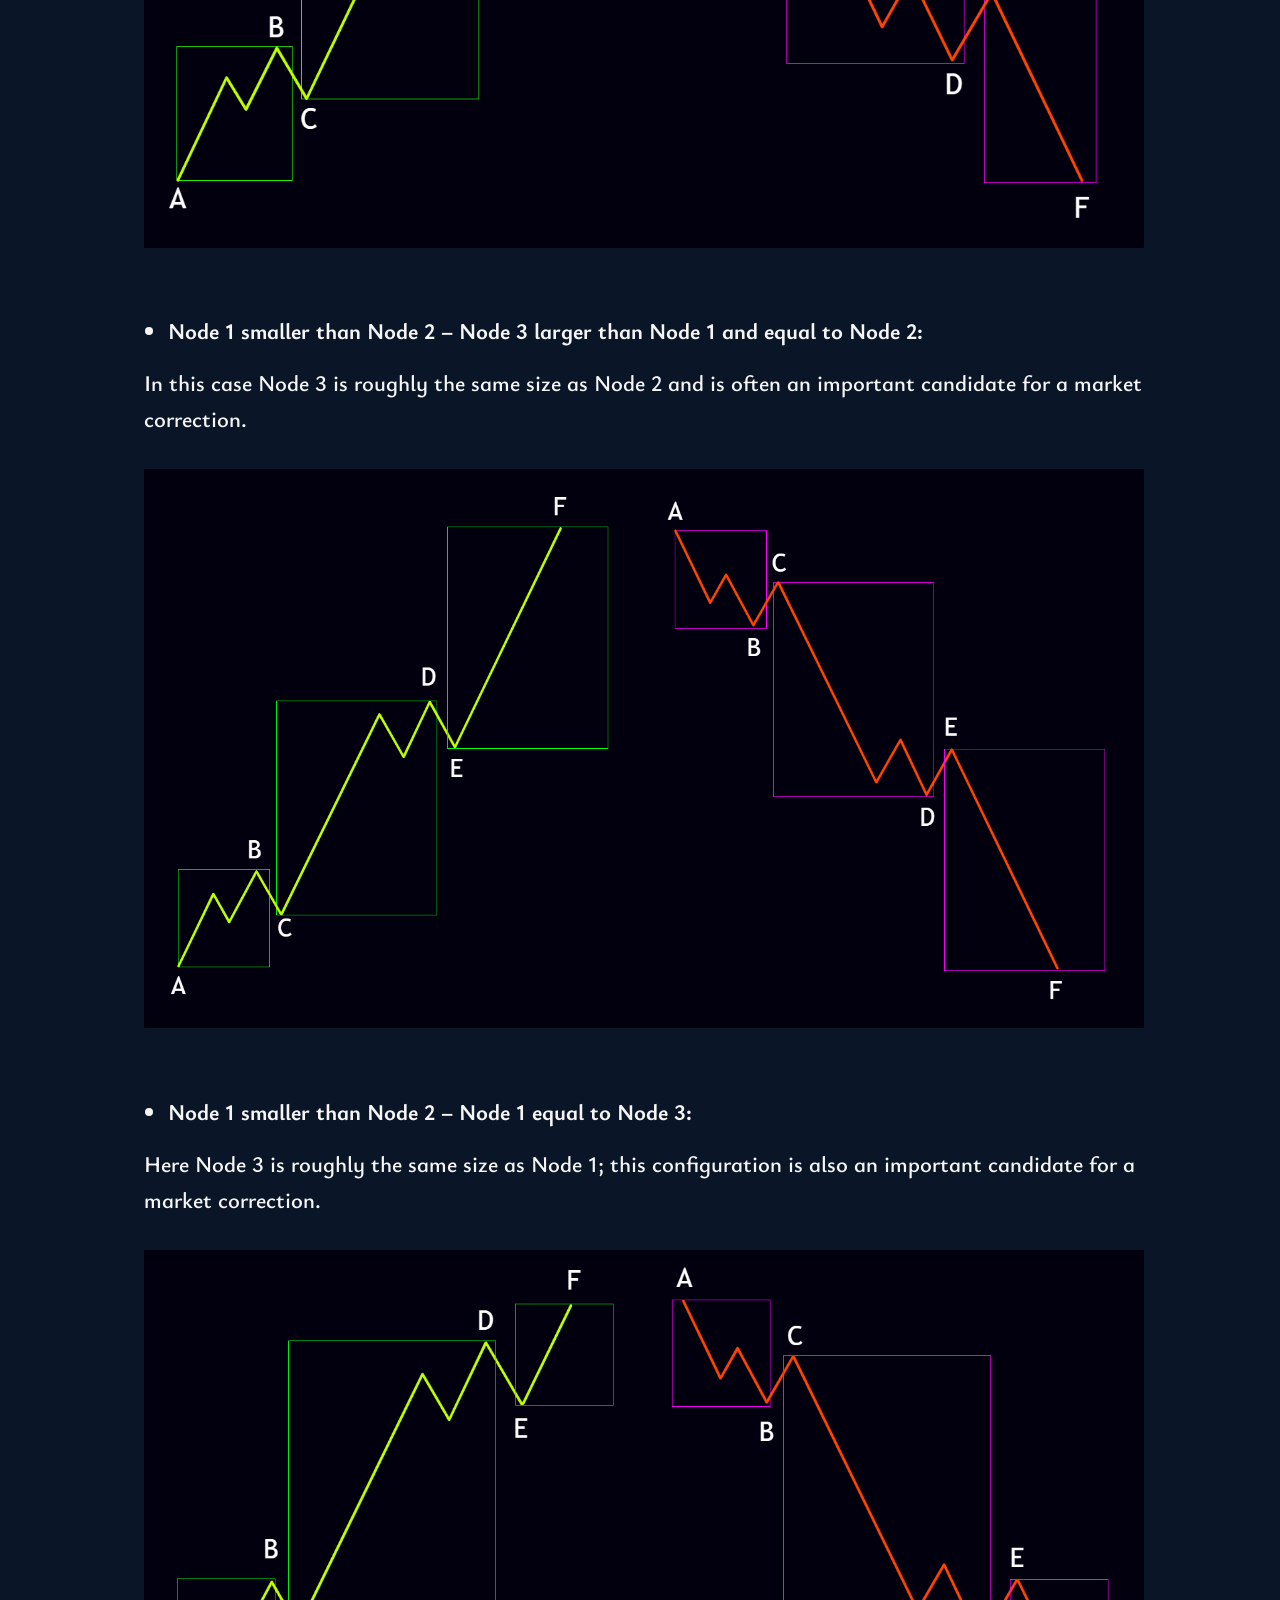
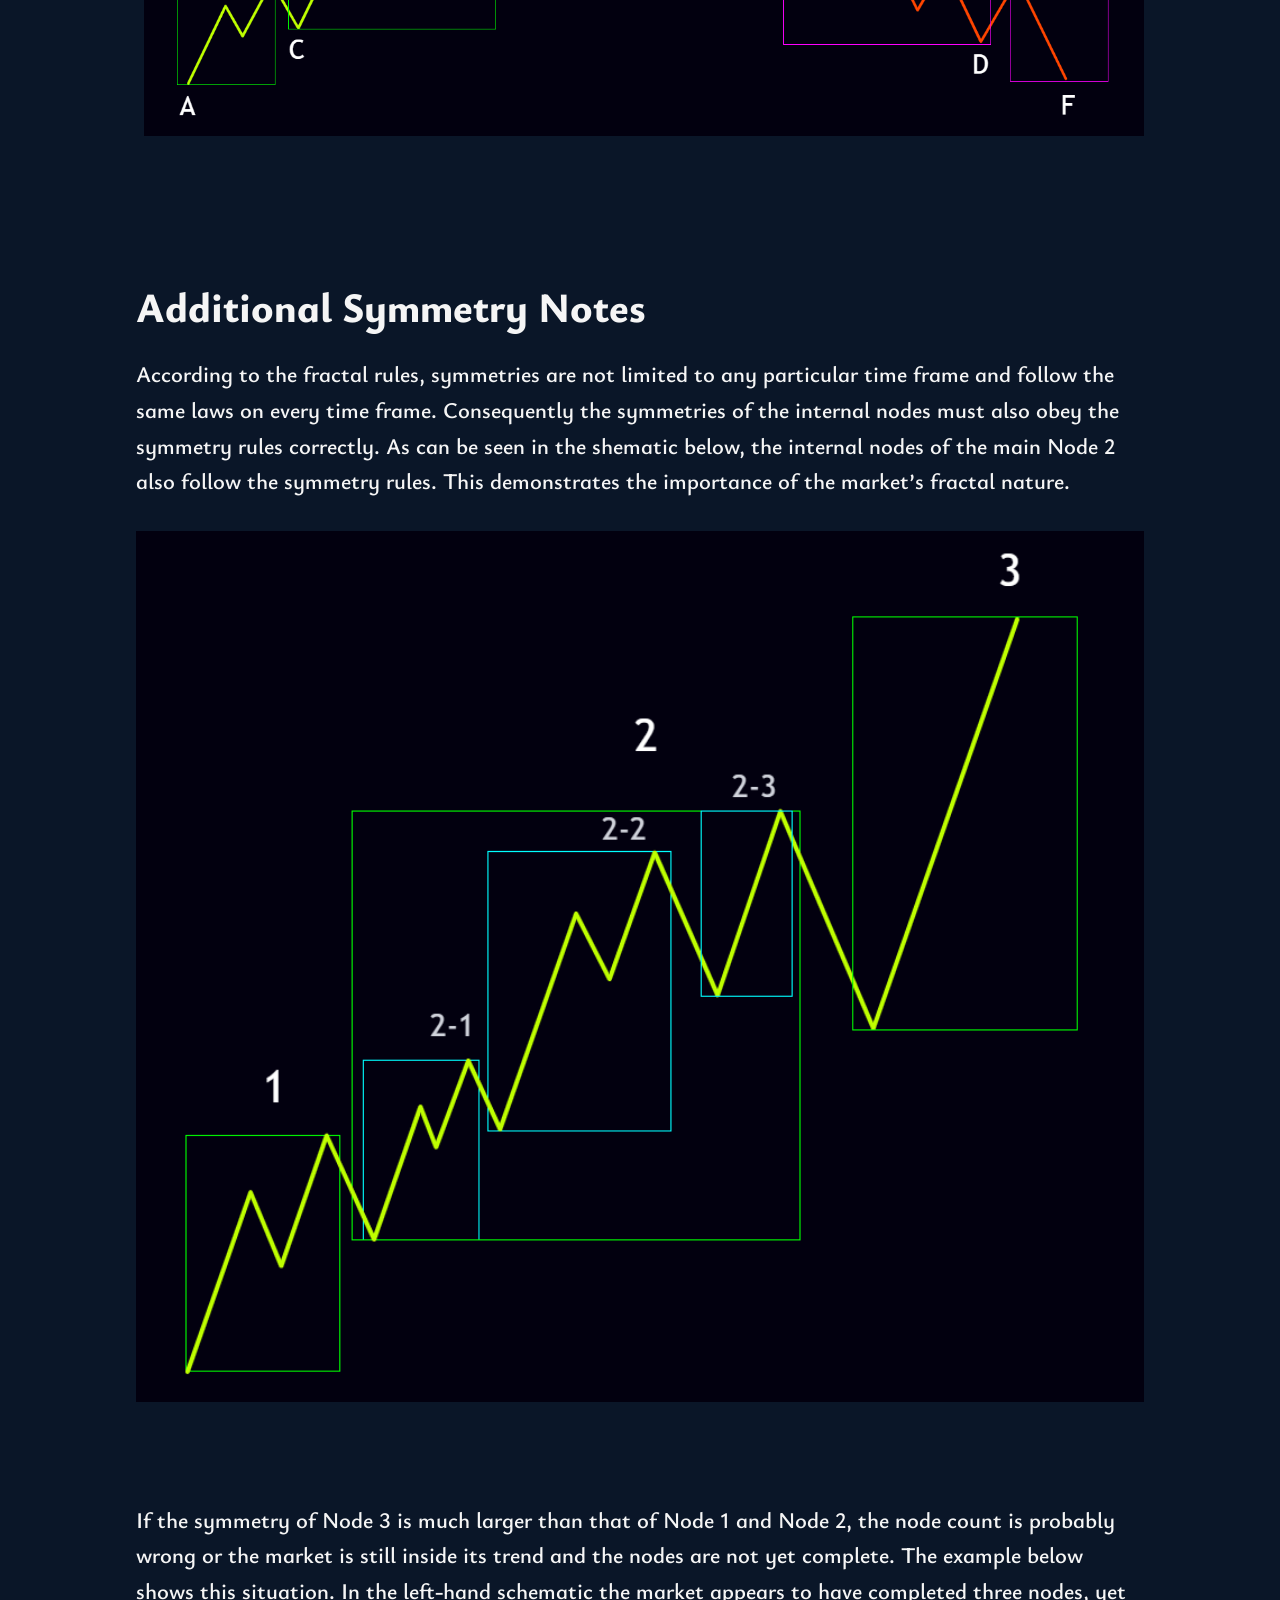
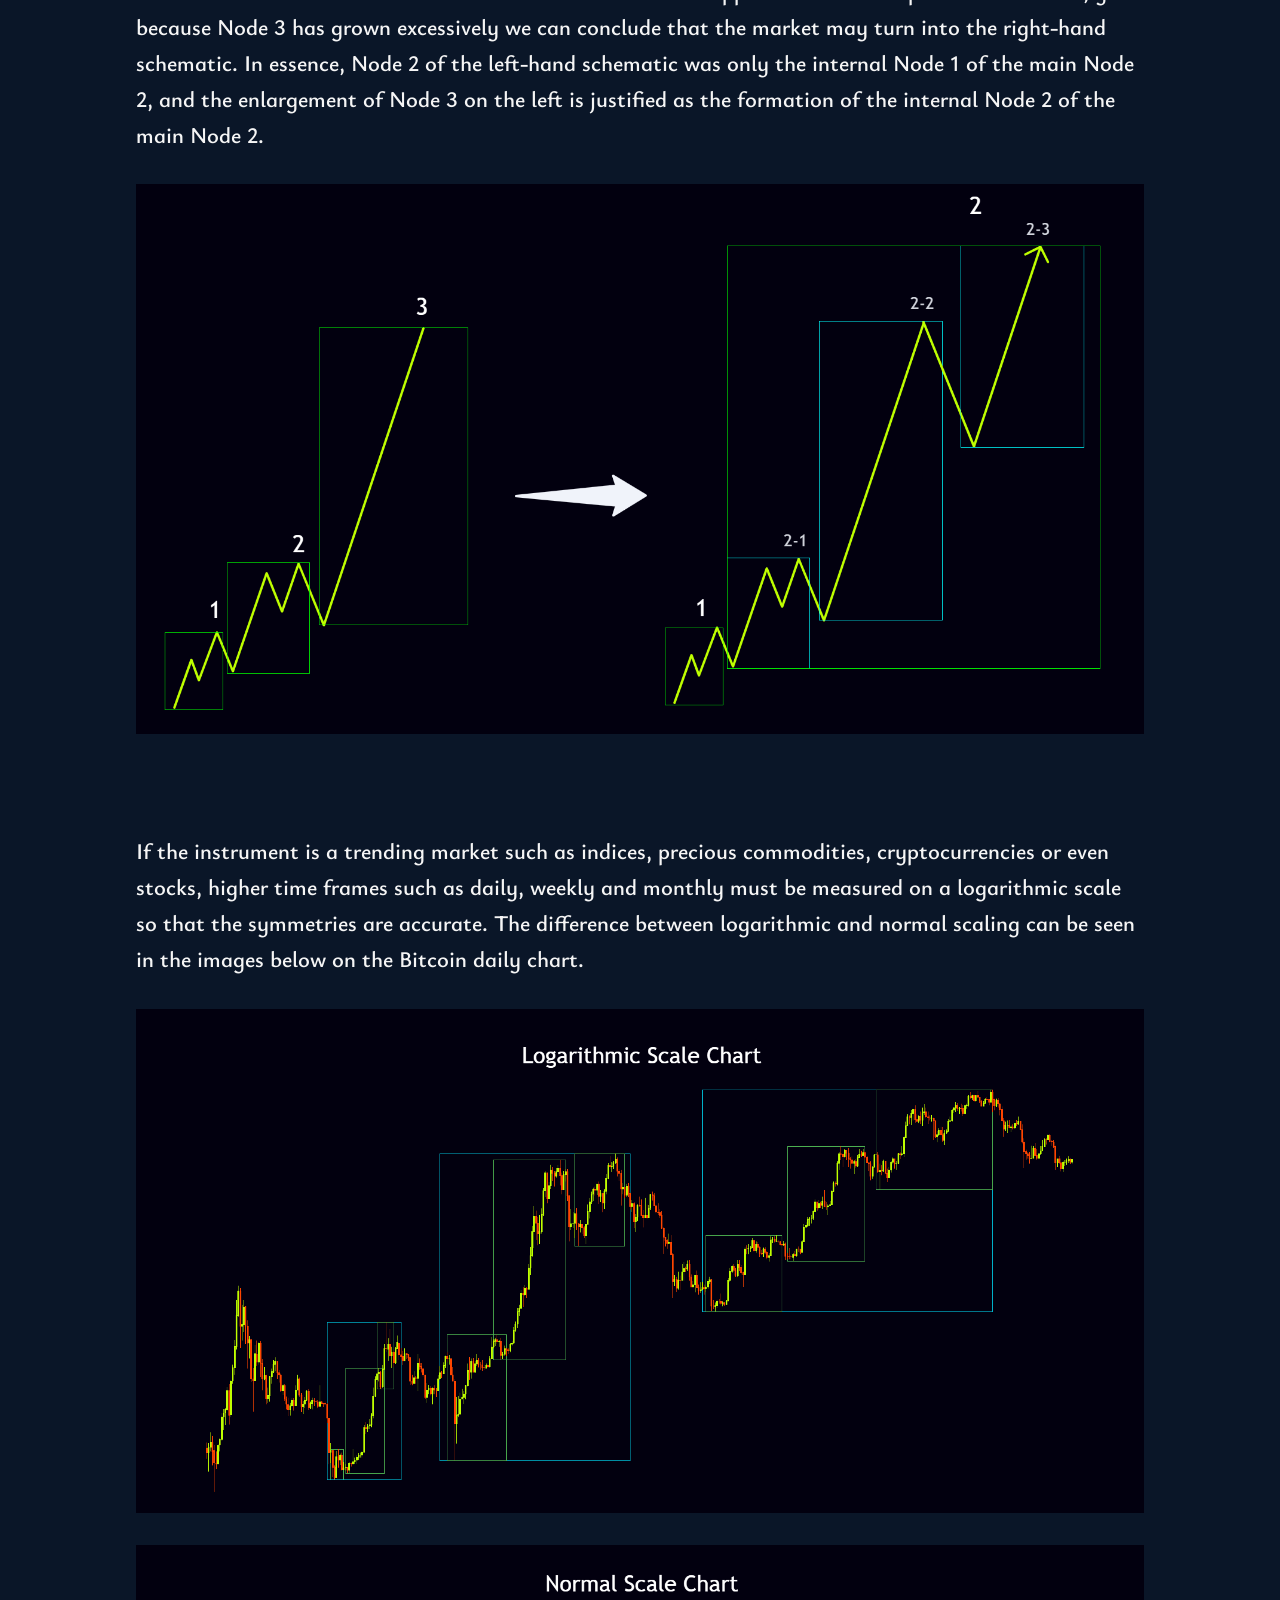
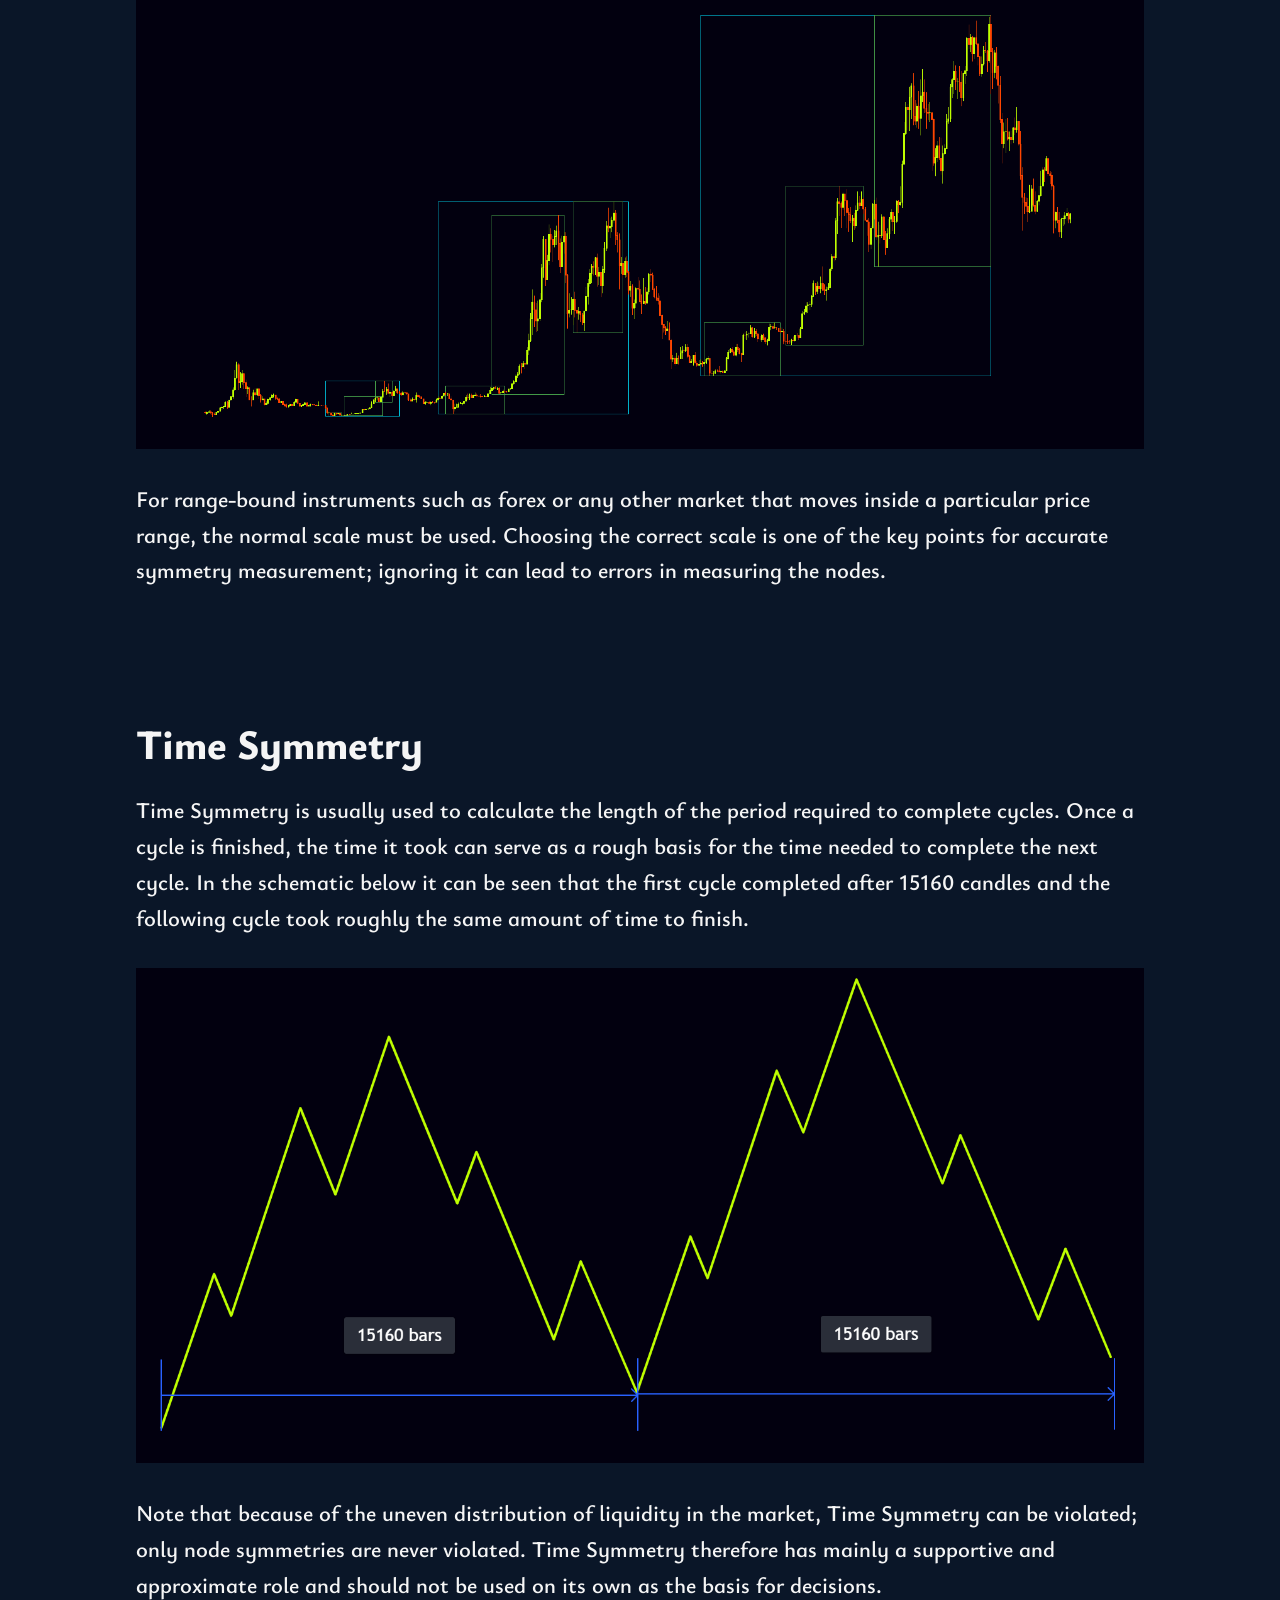
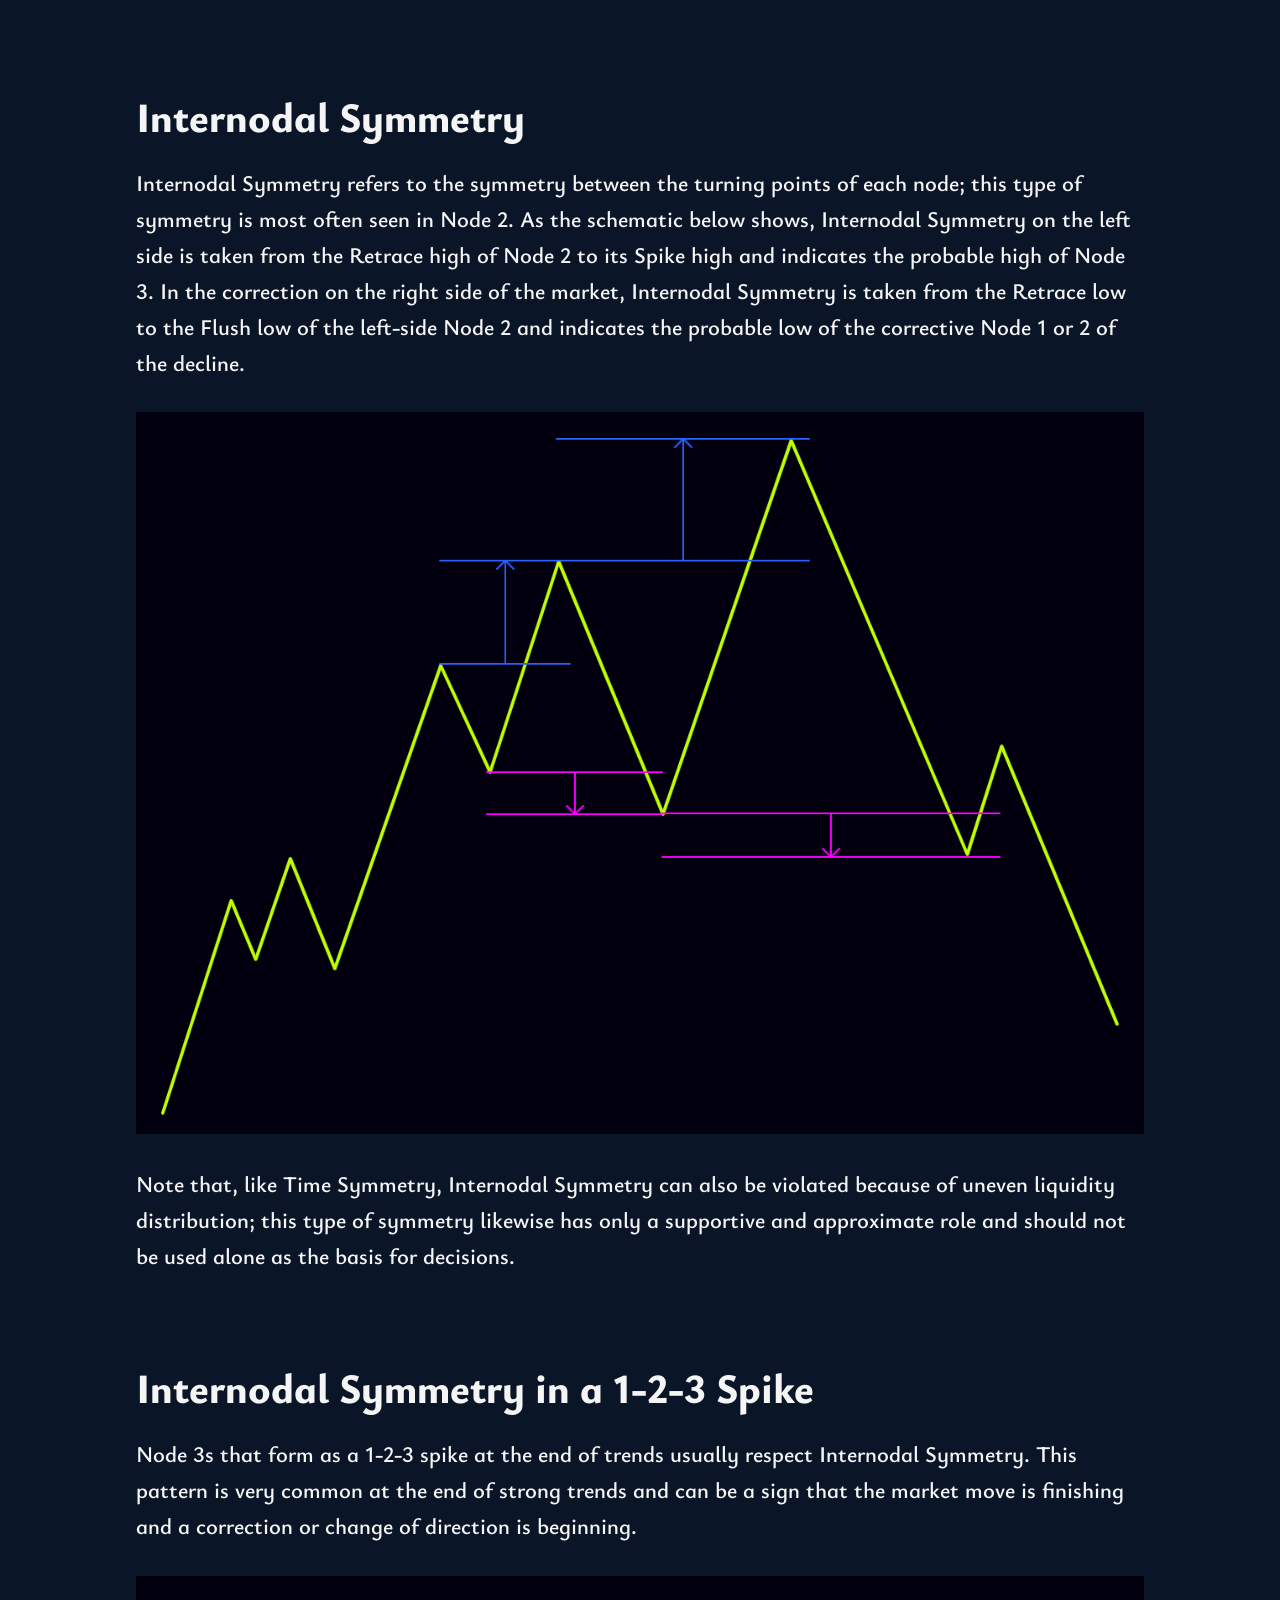
<file: Roadmap/Symmetry.html>
<!DOCTYPE html>
<html lang="en">
<head>
  <meta charset="UTF-8">
  <meta name="viewport" content="width=device-width, initial-scale=1.0">
  <title>N2N Trading Strategy - Symmetry</title>
  <meta name="description" content="Symmetry is a tool used to correctly identify nodes and the size of market moves. The size of a node’s move is called that node’s symmetry, and each node has its own symmetry rule.">
  <link rel="icon" href="../favicon.ico" sizes="any">
  <link rel="icon" type="image/png" sizes="32x32" href="../favicon-32x32.png">
  <link rel="icon" type="image/png" sizes="16x16" href="../favicon-16x16.png">
  <link rel="apple-touch-icon" sizes="180x180" href="../apple-touch-icon.png">
  <link rel="stylesheet" href="../style.css">
</head>
<body>

  <!-- ========== HERO ========== -->
  <header class="content-hero">
    <nav class="navbar">
      <a href="https://n2ntraders.github.io/N2N/" class="logo">
        <img src="../assets/logo.png" alt="N2N">
      </a>

      <button class="menu-toggle" aria-label="Toggle menu" id="menuToggle">
        <span></span>
        <span></span>
        <span></span>
      </button>

      <ul class="nav-links" id="navLinks">
        <li><a href="https://n2ntraders.github.io/N2N/">Home</a></li>
        <li><a href="https://n2ntraders.github.io/N2N/#roadmap">Roadmap</a></li>
        <li><a href="https://www.youtube.com/@N2NTraders" target="_blank">Youtube</a></li>
        <li><a href="https://t.me/n2ntrading" target="_blank">Telegram</a></li>
      </ul>
    </nav>

    <div class="single-content-title">
      <img src="../assets/6.png" alt="Symmetry">
      <h1>Symmetry</h1>
    </div>
  </header>

  <!-- ========== Single Content SECTION ========== -->
 <section class="section-single-content">
 
<p>Symmetry is a tool used to correctly identify nodes and the size of market moves. The size of a node’s move is called that node’s symmetry, and each node has its own symmetry rule. In the ideal case the symmetries of Nodes 1, 2 and 3 are equal, but because of uneven liquidity distribution this rarely happens. A proper understanding of symmetry helps a trader both forecast the approximate size of the next move and check whether the node count is correct. Below we look at the correct way to measure symmetries and the rules that govern them.</p>

<h2>Measuring Symmetries</h2>

<p>As already noted, in the ideal case the symmetries of all nodes are equal. Look at the schematic below:</p>
<img src="./Symmetry/Equal-Symmetries.png" alt="Equal Symmetries">


<p>As the image shows, the three nodes that have formed are all the same size. Their symmetries are measured as follows:</p>

<p><strong>AB = CD = EF</strong></p>

<p>So once Node 1 is complete we can expect the market to move at least the distance from A to B in order to build Node 2. We then expect Node 3 to move the same distance as C to D. In other words, if the move from A to B (Node 1) is 500 points, the move from C to D (Node 2) and from E to F (Node 3) will also be 500 points. This ideal situation usually occurs only when liquidity is injected into the market in a very balanced way, which is rarely seen in financial markets.</p>
<br>

<p>In the more common case the symmetries of the nodes differ from one another. Several different patterns can appear, but the general rule is as follows:</p>

<ul>
<li><strong>Node 1 (AB) is smaller than or equal to Node 2 (CD).</strong></li>
<li><strong>Node 3 (EF) follows no fixed rule; it can be smaller than, equal to, or larger than Node 1 or Node 2.</strong></li>
</ul>
<img src="./Symmetry/Unequal-Symmetries.png" alt="Unequal Symmetries">


<p>As can be seen in the image above, the three nodes that formed are not equal. Typically the symmetry of Node 1 is small, the symmetry of Node 2 is larger than Node 1, and the symmetry of Node 3 is roughly equal to that of Node 1 or Node 2. This pattern is one of the most common market behaviors; the enlargement of Node 2 allows us to conclude that the bullish or bearish trend is strong. Below we examine all the usual symmetry configurations of the nodes.</p>

<h3>Node 1 equal to Node 2</h3>

<p>When Node 1 and Node 2 are equal, two possibilities can arise:</p>

<ul>
<li><strong>Node 1 equal to Node 2 – Node 3 smaller than Nodes 1 and 2:</strong></li>
<p>In this case the market, after two equal nodes, forms a shorter Node 3. This behavior often signals a weakening of trend strength and a possible change of direction.</p>
<img src="./Symmetry/ABCD-EF.png" alt="Node 1 equal to Node 2 – Node 3 smaller than Nodes 1 and 2">
<br>


<li><strong>Node 1 equal to Node 2 – Node 3 larger than Nodes 1 and 2:</strong></li>
<p>Here Node 3 appears stronger than the two preceding nodes. This pattern usually occurs when Node 3 has moved in order to resolve a Pending 1-2 on the left side of the market.</p>
<img src="./Symmetry/ABCD--EF.png" alt="Node 1 equal to Node 2 – Node 3 larger than Nodes 1 and 2">
<br>
</ul>


<h3>Node 1 smaller than Node 2</h3>

<p>When Node 1 is smaller than Node 2, five possibilities can occur. These are the most common symmetry patterns in the market:</p>

<ul>
<li><strong>Node 1 smaller than Node 2 – Node 3 smaller than Nodes 1 and 2:</strong></li>

<p>In this case Node 3 is the shortest move of the market and often indicates trend exhaustion and a possible change of direction.</p>
<img src="./Symmetry/EF-AB-CD.png" alt="Node 1 smaller than Node 2 – Node 3 smaller than Nodes 1 and 2">
<br>

<li><strong>Node 1 smaller than Node 2 – Node 3 larger than Nodes 1 and 2:</strong></li>
<p>Here Node 3 is the strongest node and can be a sign that the market trend will continue.</p>
<img src="./Symmetry/AB-CD--EF.png" alt="Node 1 smaller than Node 2 – Node 3 larger than Nodes 1 and 2">
<br>

<li><strong>Node 1 smaller than Node 2 – Node 3 larger than Node 1 and smaller than Node 2:</strong></li>
<p>This configuration shows a relative balance and is one of the market’s more balanced patterns.</p>
<img src="./Symmetry/AB-EF-CD.png" alt="Node 1 smaller than Node 2 – Node 3 larger than Node 1 and smaller than Node 2">
<br>

<li><strong>Node 1 smaller than Node 2 – Node 3 larger than Node 1 and equal to Node 2:</strong></li>
<p>In this case Node 3 is roughly the same size as Node 2 and is often an important candidate for a market correction.</p>
<img src="./Symmetry/AB-CDEF.png" alt="Node 1 smaller than Node 2 – Node 3 larger than Node 1 and equal to Node 2">
<br>

<li><strong>Node 1 smaller than Node 2 – Node 1 equal to Node 3:</strong></li>
<p>Here Node 3 is roughly the same size as Node 1; this configuration is also an important candidate for a market correction.</p>
<img src="./Symmetry/ABEF-CD.png" alt="Node 1 smaller than Node 2 – Node 1 equal to Node 3">
<br>

</ul>


<h2>Additional Symmetry Notes</h2>

<p>According to the fractal rules, symmetries are not limited to any particular time frame and follow the same laws on every time frame. Consequently the symmetries of the internal nodes must also obey the symmetry rules correctly. As can be seen in the shematic below, the internal nodes of the main Node 2 also follow the symmetry rules. This demonstrates the importance of the market’s fractal nature.</p>
<img src="./Symmetry/Fractal-Symmetry.png" alt="Fractal Symmetry">
<br>
<br>


<p>If the symmetry of Node 3 is much larger than that of Node 1 and Node 2, the node count is probably wrong or the market is still inside its trend and the nodes are not yet complete. The example below shows this situation. In the left-hand schematic the market appears to have completed three nodes, yet because Node 3 has grown excessively we can conclude that the market may turn into the right-hand schematic. In essence, Node 2 of the left-hand schematic was only the internal Node 1 of the main Node 2, and the enlargement of Node 3 on the left is justified as the formation of the internal Node 2 of the main Node 2.</p>
<img src="./Symmetry/Huge-Node-3.png" alt="Huge Node 3 Symmetry">
<br>
<br>

<p>If the instrument is a trending market such as indices, precious commodities, cryptocurrencies or even stocks, higher time frames such as daily, weekly and monthly must be measured on a logarithmic scale so that the symmetries are accurate. The difference between logarithmic and normal scaling can be seen in the images below on the Bitcoin daily chart.</p>
<img src="./Symmetry/Logarithmic-Scale-Chart-Symmetry.png" alt="Logarithmic Scale Chart">
<img src="./Symmetry/Normal-Scale-Chart-Symmetry.png" alt="Normal Scale Chart">

<p>For range-bound instruments such as forex or any other market that moves inside a particular price range, the normal scale must be used. Choosing the correct scale is one of the key points for accurate symmetry measurement; ignoring it can lead to errors in measuring the nodes.</p>
<br>

<h2>Time Symmetry</h2>

<p>Time Symmetry is usually used to calculate the length of the period required to complete cycles. Once a cycle is finished, the time it took can serve as a rough basis for the time needed to complete the next cycle. In the schematic below it can be seen that the first cycle completed after 15160 candles and the following cycle took roughly the same amount of time to finish.</p>
<img src="./Symmetry/Time-Symmetry.png" alt="Time Symmetry">


<p>Note that because of the uneven distribution of liquidity in the market, Time Symmetry can be violated; only node symmetries are never violated. Time Symmetry therefore has mainly a supportive and approximate role and should not be used on its own as the basis for decisions.</p>

<h2>Internodal Symmetry</h2>

<p>Internodal Symmetry refers to the symmetry between the turning points of each node; this type of symmetry is most often seen in Node 2. As the schematic below shows, Internodal Symmetry on the left side is taken from the Retrace high of Node 2 to its Spike high and indicates the probable high of Node 3. In the correction on the right side of the market, Internodal Symmetry is taken from the Retrace low to the Flush low of the left-side Node 2 and indicates the probable low of the corrective Node 1 or 2 of the decline.</p>
<img src="./Symmetry/Internodal-Symmetry.png" alt="Internodal Symmetry">


<p>Note that, like Time Symmetry, Internodal Symmetry can also be violated because of uneven liquidity distribution; this type of symmetry likewise has only a supportive and approximate role and should not be used alone as the basis for decisions.</p>

<h2>Internodal Symmetry in a 1-2-3 Spike</h2>

<p>Node 3s that form as a 1-2-3 spike at the end of trends usually respect Internodal Symmetry. This pattern is very common at the end of strong trends and can be a sign that the market move is finishing and a correction or change of direction is beginning.</p>
<img src="./Symmetry/Node-C-Symmetry.png" alt="Internodal Symmetry in a 1-2-3 Spike">
<br>
<br>

<p>Overall, symmetry is one of the powerful tools of the N2N strategy that, together with nodes, cycles, sequence and fractals, gives the trader a more complete picture of market behavior. Correct measurement of symmetries, choice of the appropriate scale, and attention to the different types of symmetry can noticeably increase analytical precision and lead to more rational decisions.</p>


<div class="content-footer">
<a href="https://n2ntraders.github.io/N2N/Roadmap/Fractal" class="prev-next-btn"><svg xmlns="http://www.w3.org/2000/svg" width="30" height="30" fill="currentColor" class="bi bi-arrow-left-circle" viewBox="0 0 16 16">
  <path fill-rule="evenodd" d="M1 8a7 7 0 1 0 14 0A7 7 0 0 0 1 8m15 0A8 8 0 1 1 0 8a8 8 0 0 1 16 0m-4.5-.5a.5.5 0 0 1 0 1H5.707l2.147 2.146a.5.5 0 0 1-.708.708l-3-3a.5.5 0 0 1 0-.708l3-3a.5.5 0 1 1 .708.708L5.707 7.5z"/>
</svg>Fractal</a>

<a href="https://n2ntraders.github.io/N2N/Roadmap/Full-Analyze" class="prev-next-btn">Full Analyze<svg xmlns="http://www.w3.org/2000/svg" width="30" height="30" fill="currentColor" class="bi bi-arrow-right-circle" viewBox="0 0 16 16">
  <path fill-rule="evenodd" d="M1 8a7 7 0 1 0 14 0A7 7 0 0 0 1 8m15 0A8 8 0 1 1 0 8a8 8 0 0 1 16 0M4.5 7.5a.5.5 0 0 0 0 1h5.793l-2.147 2.146a.5.5 0 0 0 .708.708l3-3a.5.5 0 0 0 0-.708l-3-3a.5.5 0 1 0-.708.708L10.293 7.5z"/>
</svg></a>
</div>

</section>

<button id="backToTop" class="back-to-top" title="Back to top">↑</button>

  <!-- ========== Footer SECTION ========== -->

<footer class="footer-section">
  
  <p>All the materials provided on this website are completely free. You are welcome to use, copy, and share them without any restrictions. If you found this content useful and would like to support our work, you can make a voluntary donation to any of the wallet addresses below. Your support helps us continue creating and sharing free educational resources.</p>

  <div class="wallets">
    <div class="wallet-item">
      <strong>BTC:</strong>
      <div class="wallet-row">
        <code id="btc-address">bc1qym9lejsaknw9axe5nx6s7mtfkjrgjhks4mguan</code>
        <button class="copy-btn" onclick="copyAddress('btc-address', this)">Copy</button>
      </div>
    </div>

    <div class="wallet-item">
      <strong>ETH Chain:</strong>
      <div class="wallet-row">
        <code id="eth-address">0xcF54827cC168527Cc98213b9511252F936219002</code>
        <button class="copy-btn" onclick="copyAddress('eth-address', this)">Copy</button>
      </div>
    </div>

    <div class="wallet-item">
      <strong>BNB Chain:</strong>
      <div class="wallet-row">
        <code id="bnb-address">TXYZopYRdj2D9XRtbG411XZZ3kM5VkAeBf</code>
        <button class="copy-btn" onclick="copyAddress('bnb-address', this)">Copy</button>
      </div>
    </div>

        <div class="wallet-item">
      <strong>Solana Chain:</strong>
      <div class="wallet-row">
        <code id="sol-address">2UZGJaLvzGqgQ6TpHt2W93yEPzbhaiXhUDxL11PK47bP</code>
        <button class="copy-btn" onclick="copyAddress('sol-address', this)">Copy</button>
      </div>
    </div>
        <div class="wallet-item">
      <strong>Polygon Chain:</strong>
      <div class="wallet-row">
        <code id="polygon-address">0xcF54827cC168527Cc98213b9511252F936219002</code>
        <button class="copy-btn" onclick="copyAddress('polygon-address', this)">Copy</button>
      </div>
    </div>

        <div class="wallet-item">
      <strong>Tron Chain:</strong>
      <div class="wallet-row">
        <code id="tron-address">THVxcnnbtUfg76VfLZkXHNaoGHwgm3LPsx</code>
        <button class="copy-btn" onclick="copyAddress('tron-address', this)">Copy</button>
      </div>
    </div>
    <div class="wallet-item">
      <strong>Arbitrum Chain:</strong>
      <div class="wallet-row">
        <code id="arbitrum-address">0xcF54827cC168527Cc98213b9511252F936219002</code>
        <button class="copy-btn" onclick="copyAddress('arbitrum-address', this)">Copy</button>
      </div>
    </div>
        <div class="wallet-item">
      <strong>Base Chain:</strong>
      <div class="wallet-row">
        <code id="base-address">0xcF54827cC168527Cc98213b9511252F936219002</code>
        <button class="copy-btn" onclick="copyAddress('base-address', this)">Copy</button>
      </div>
    </div>
  </div>
</footer>



  <script src="../script.js"></script>
</body>
</html>
</file>
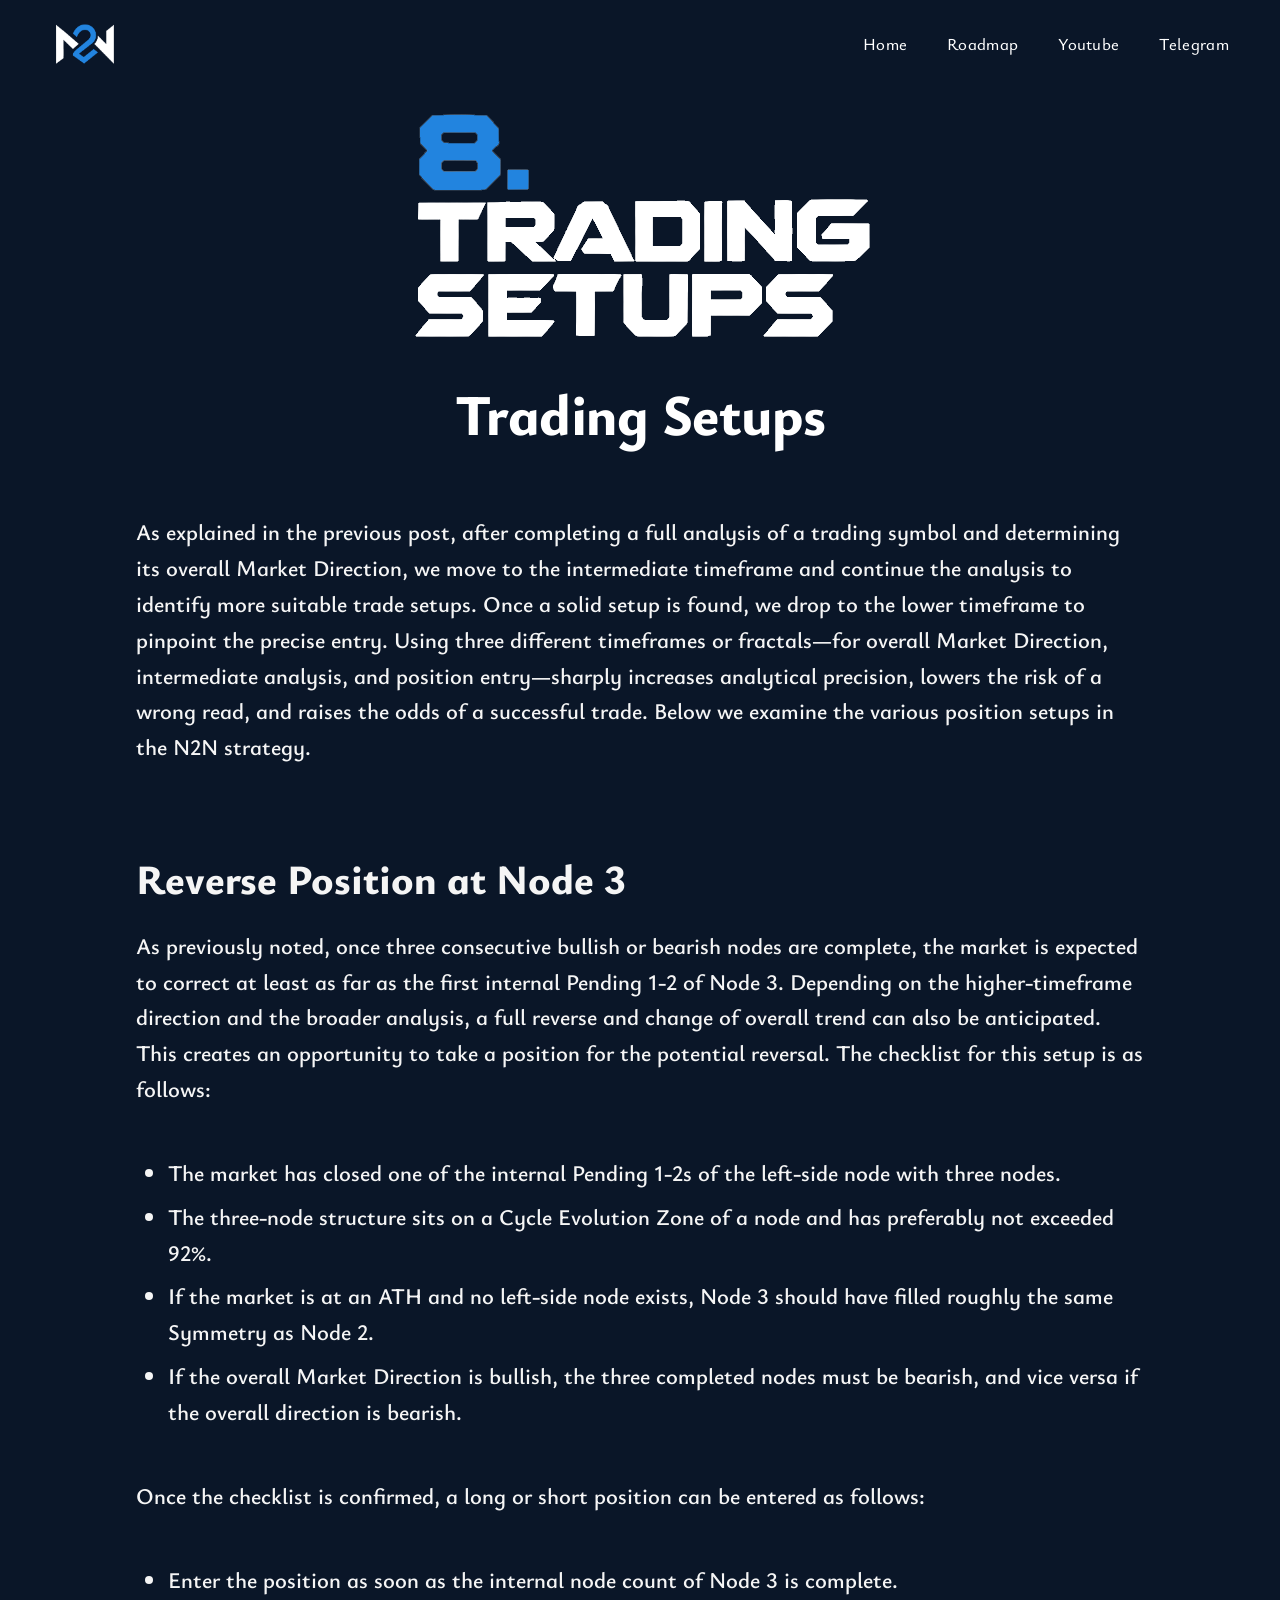
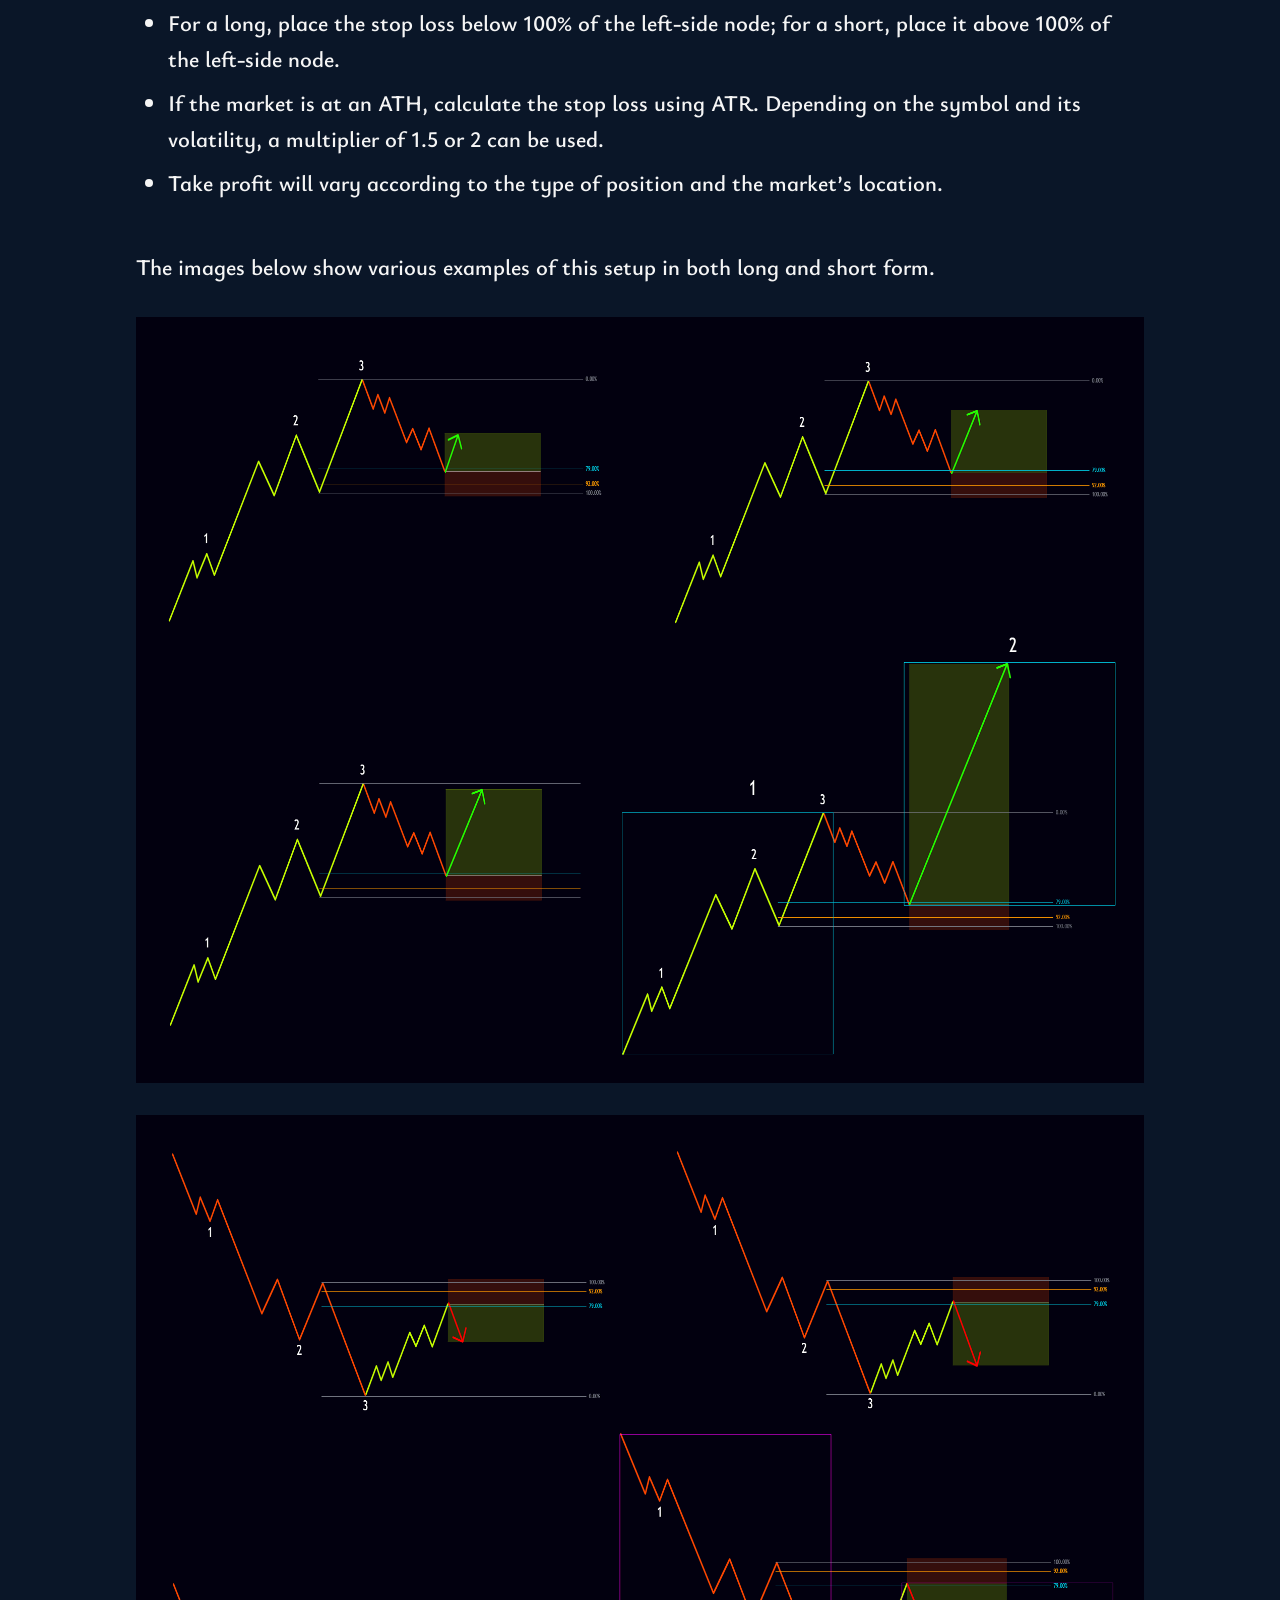
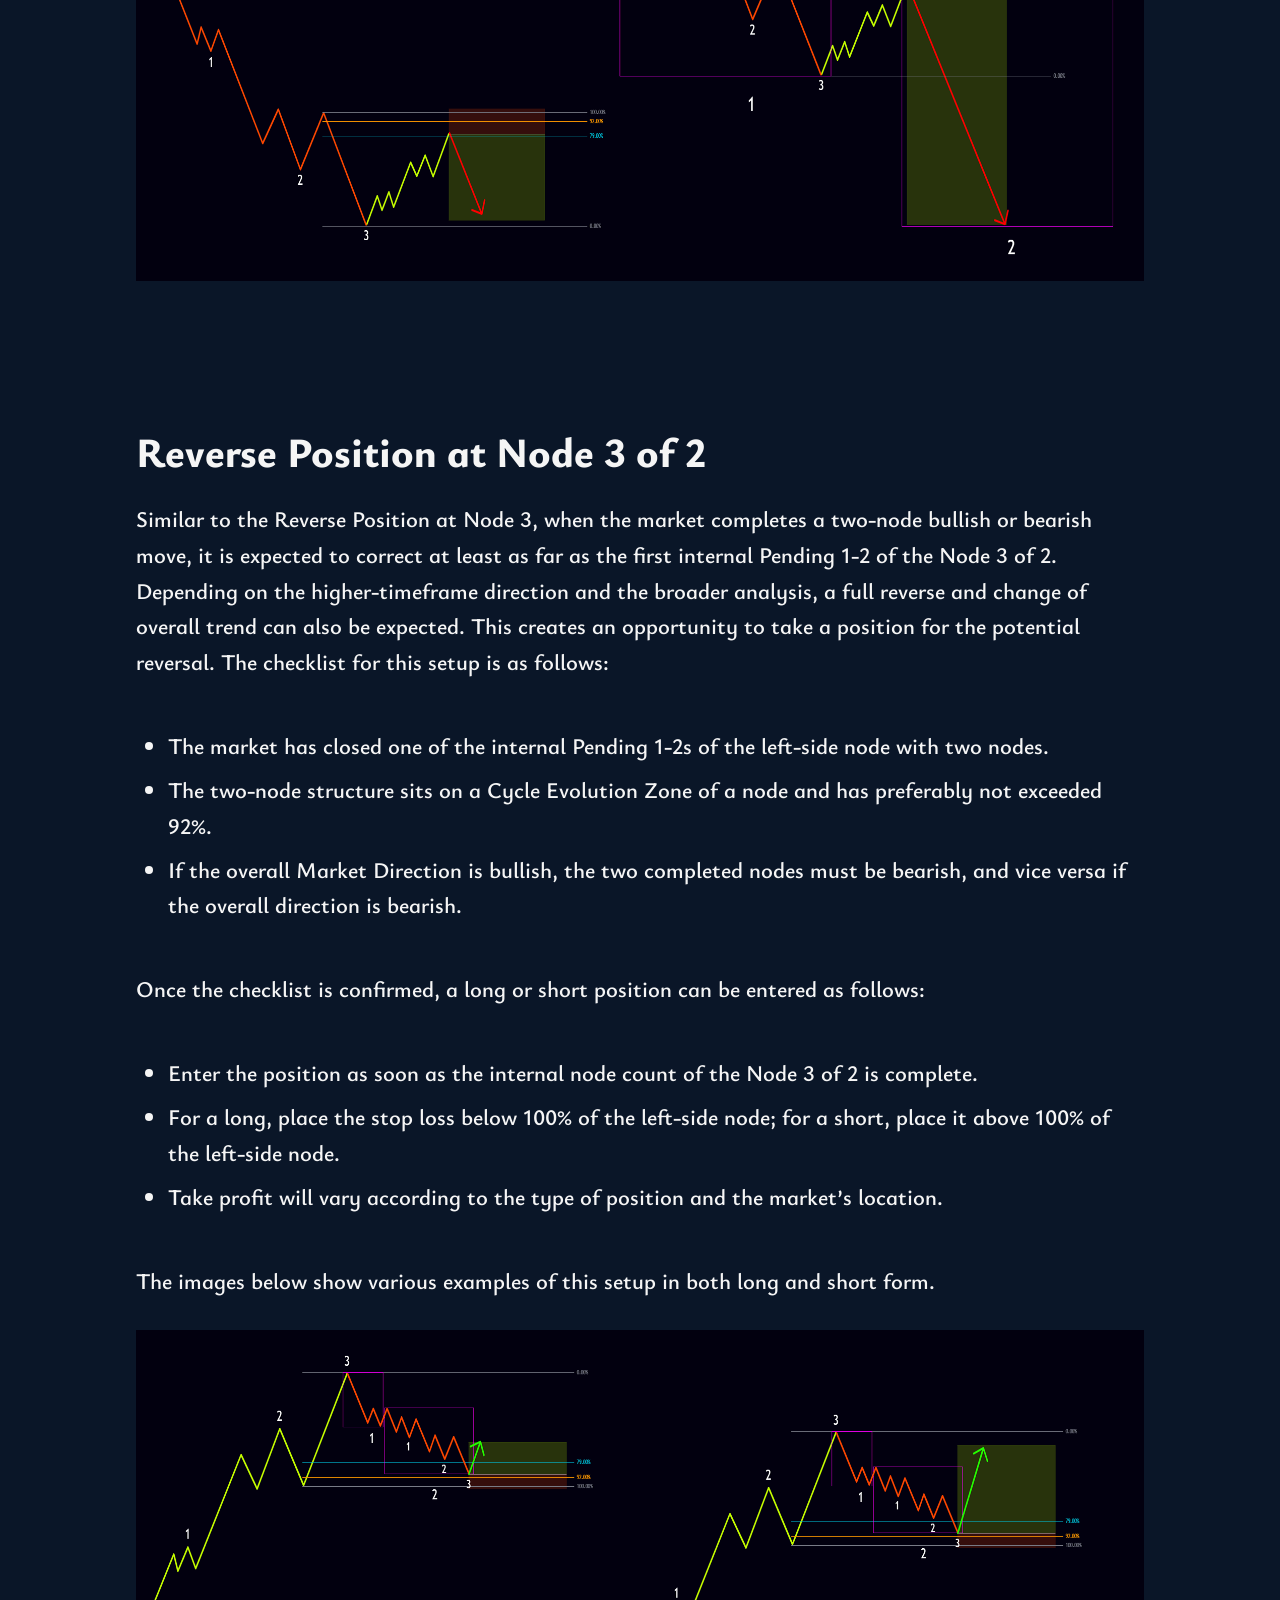
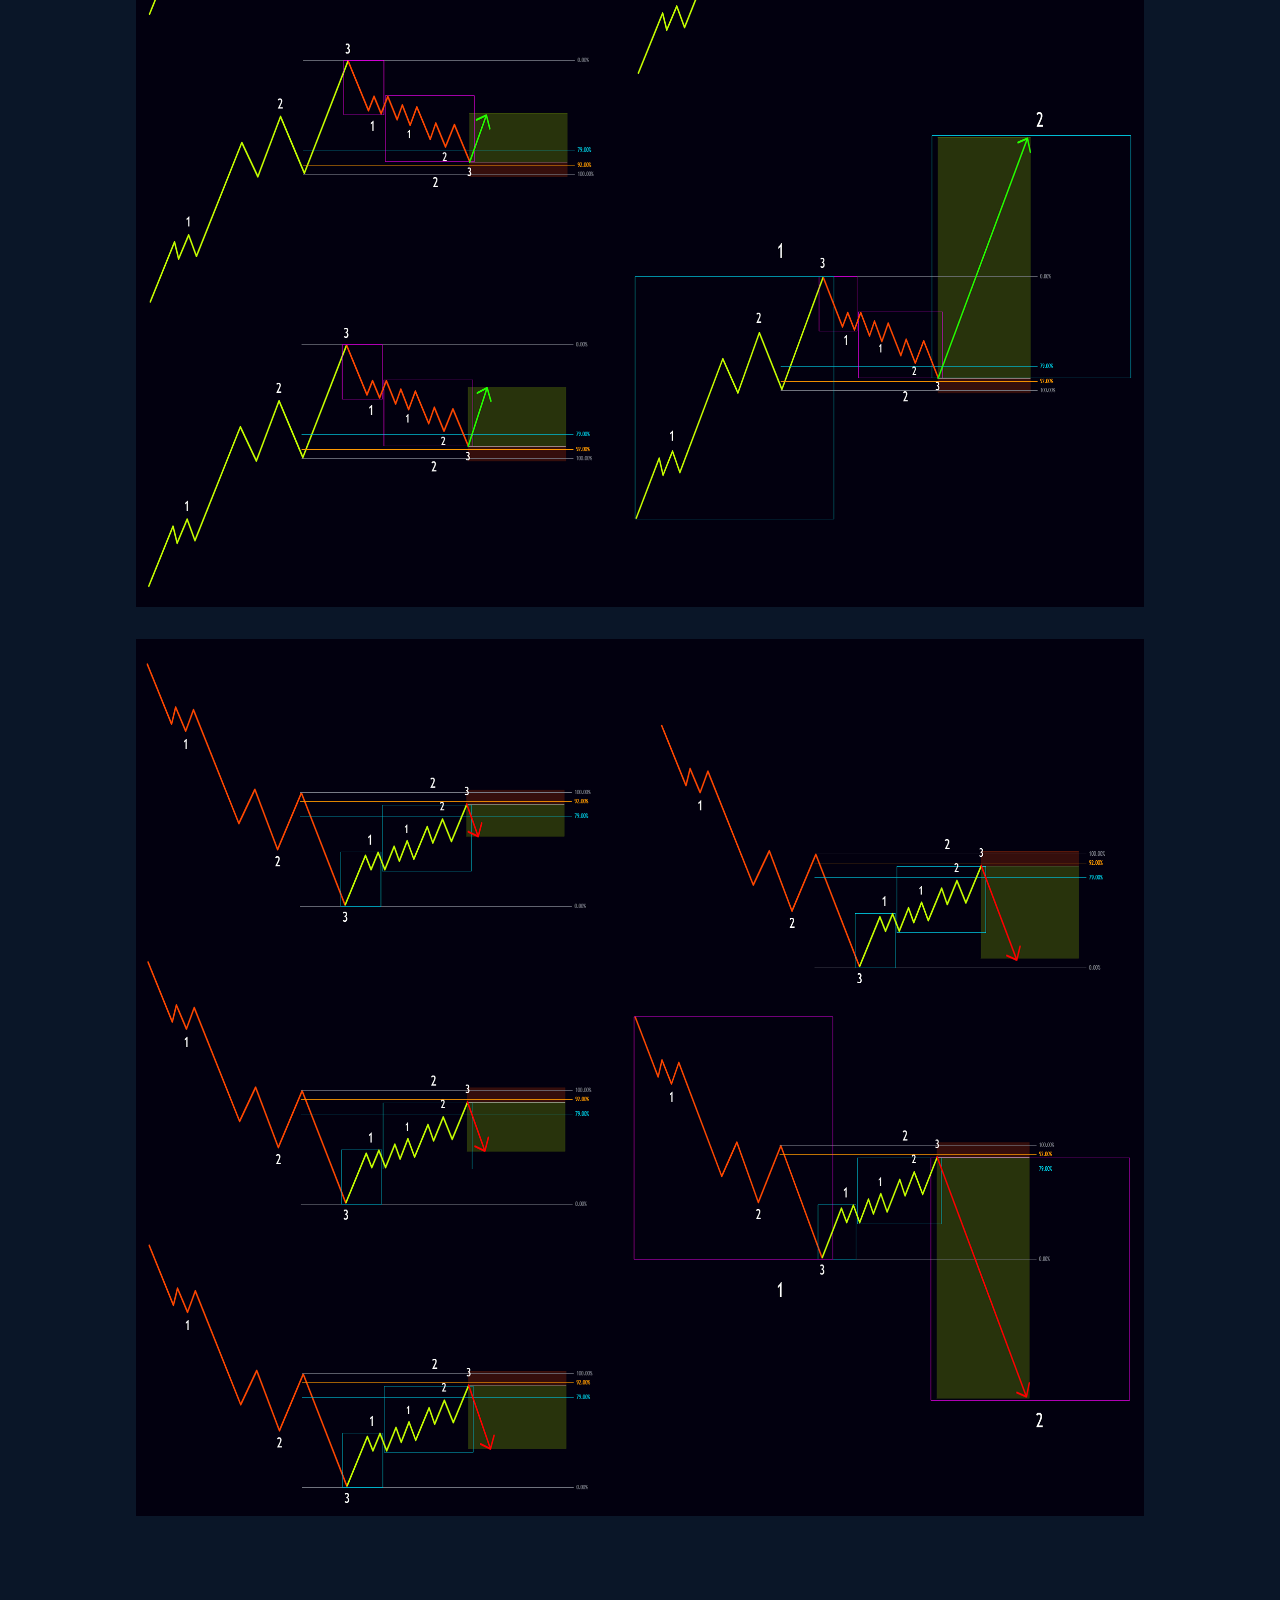
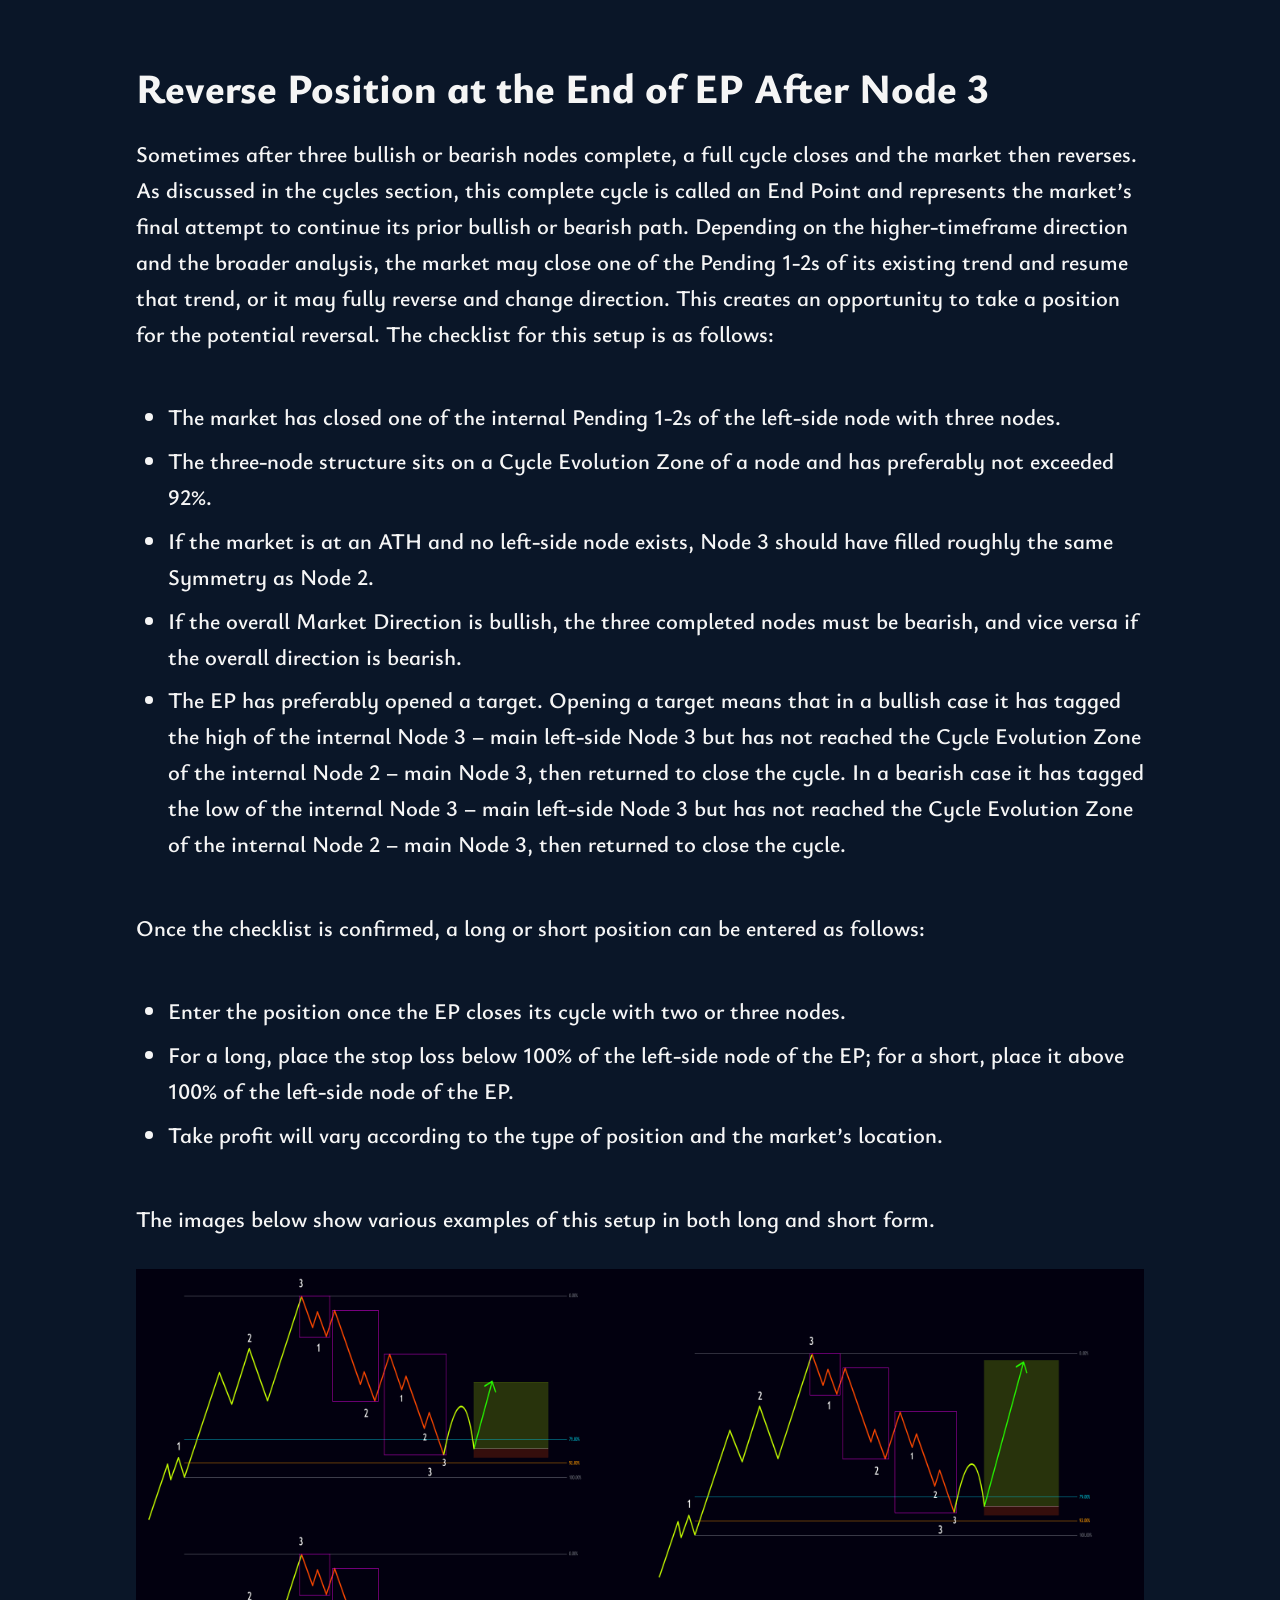
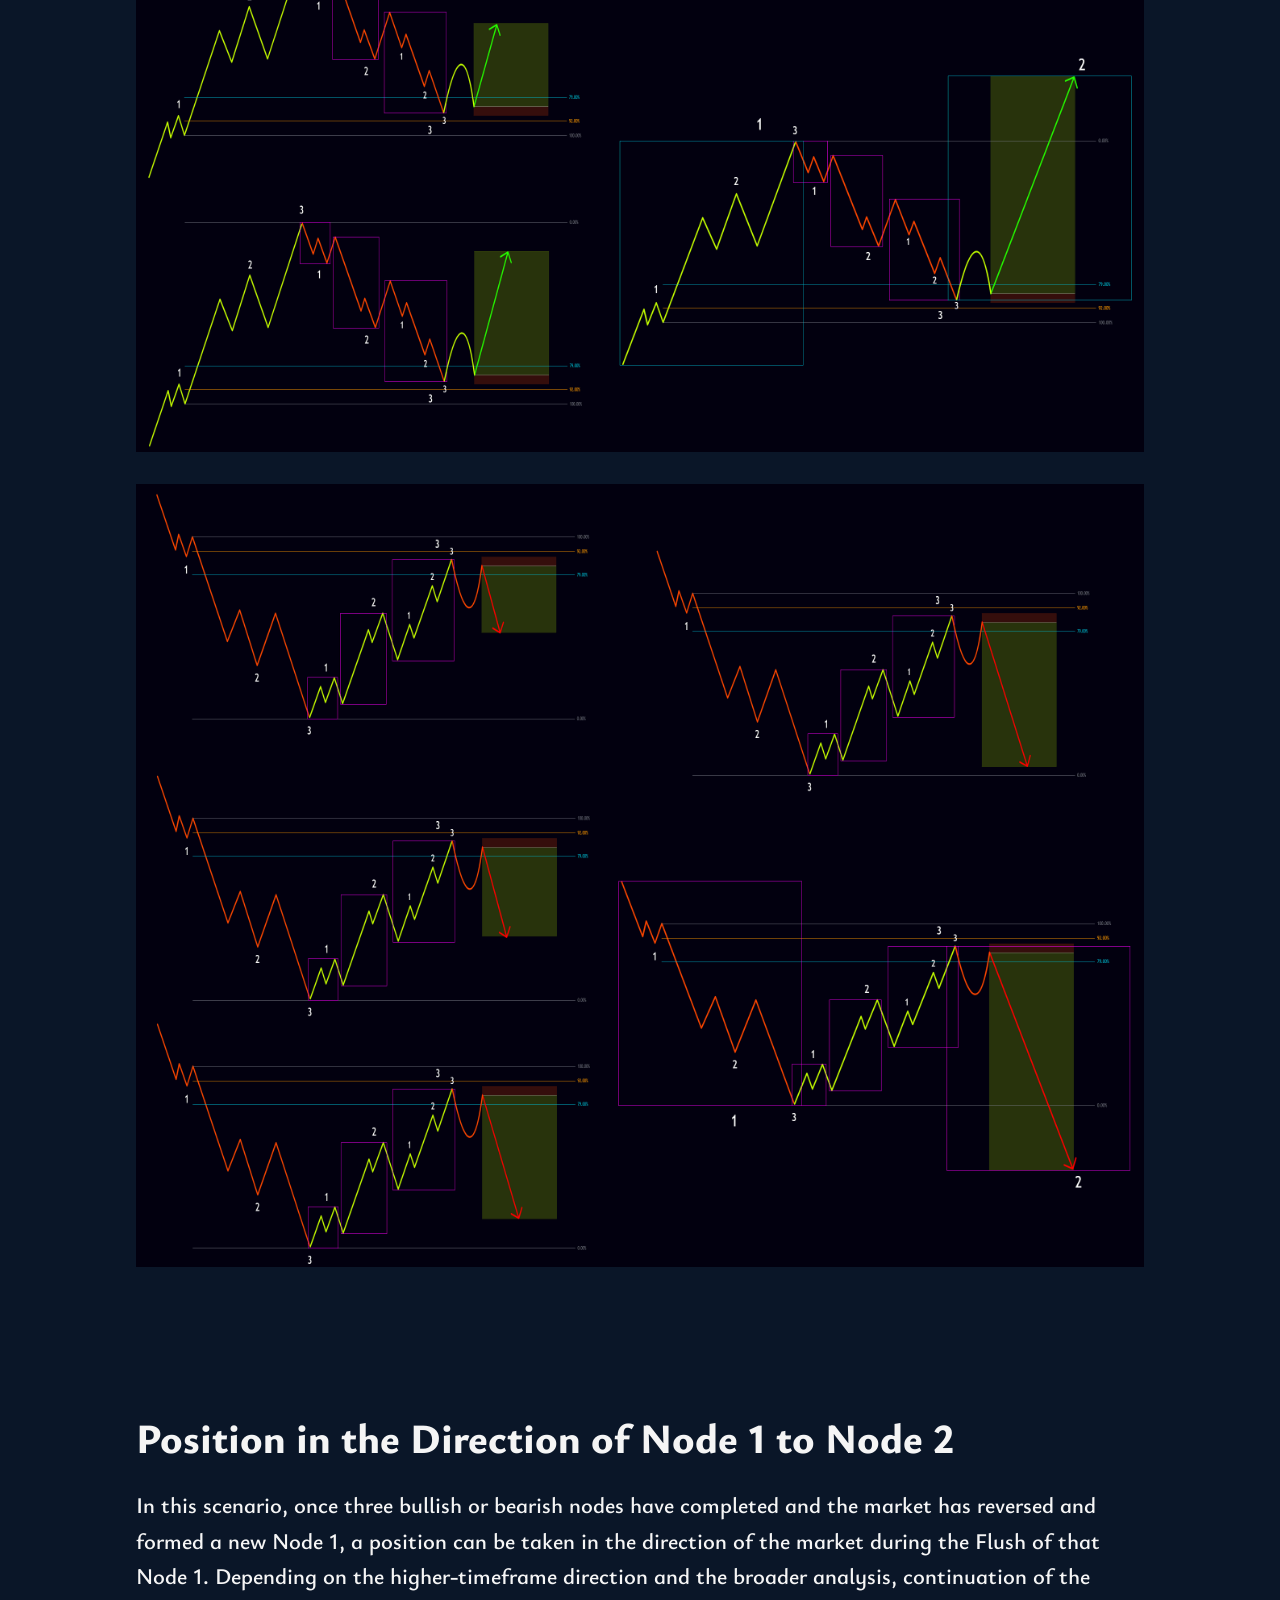
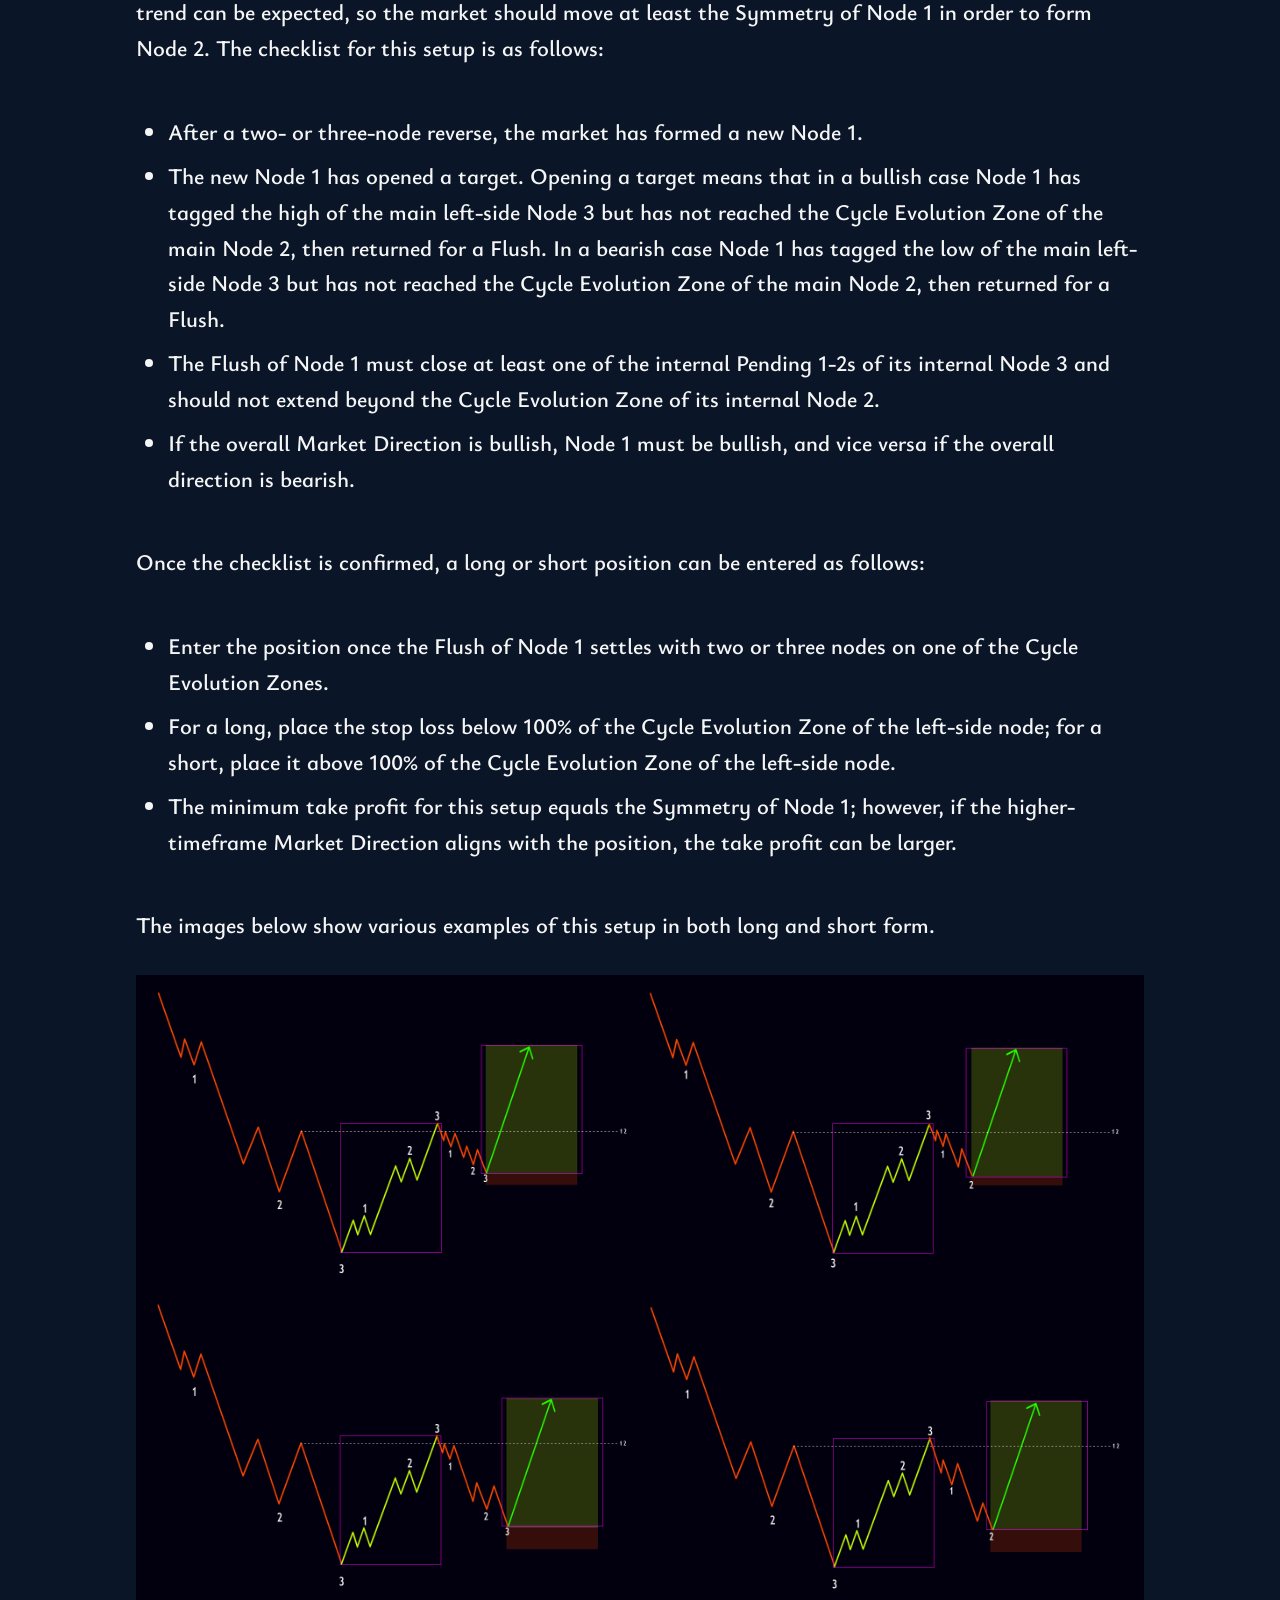
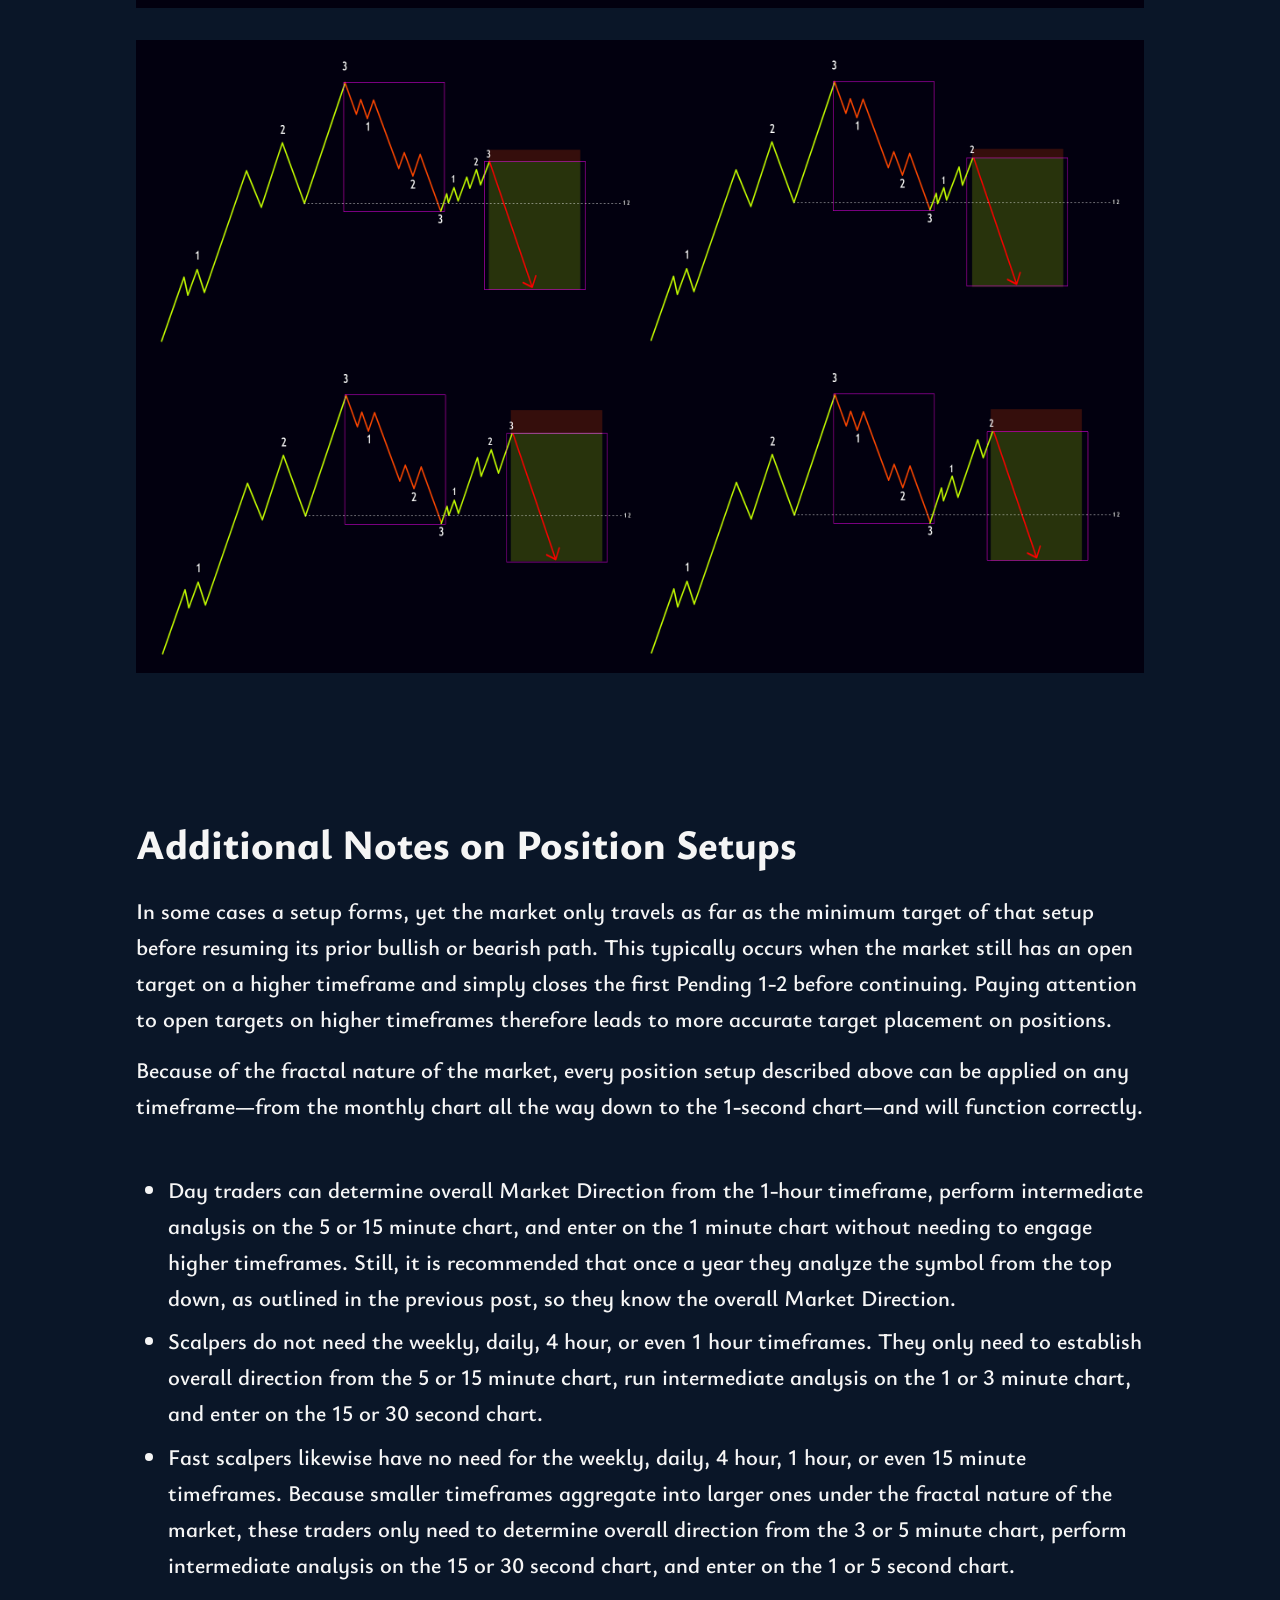
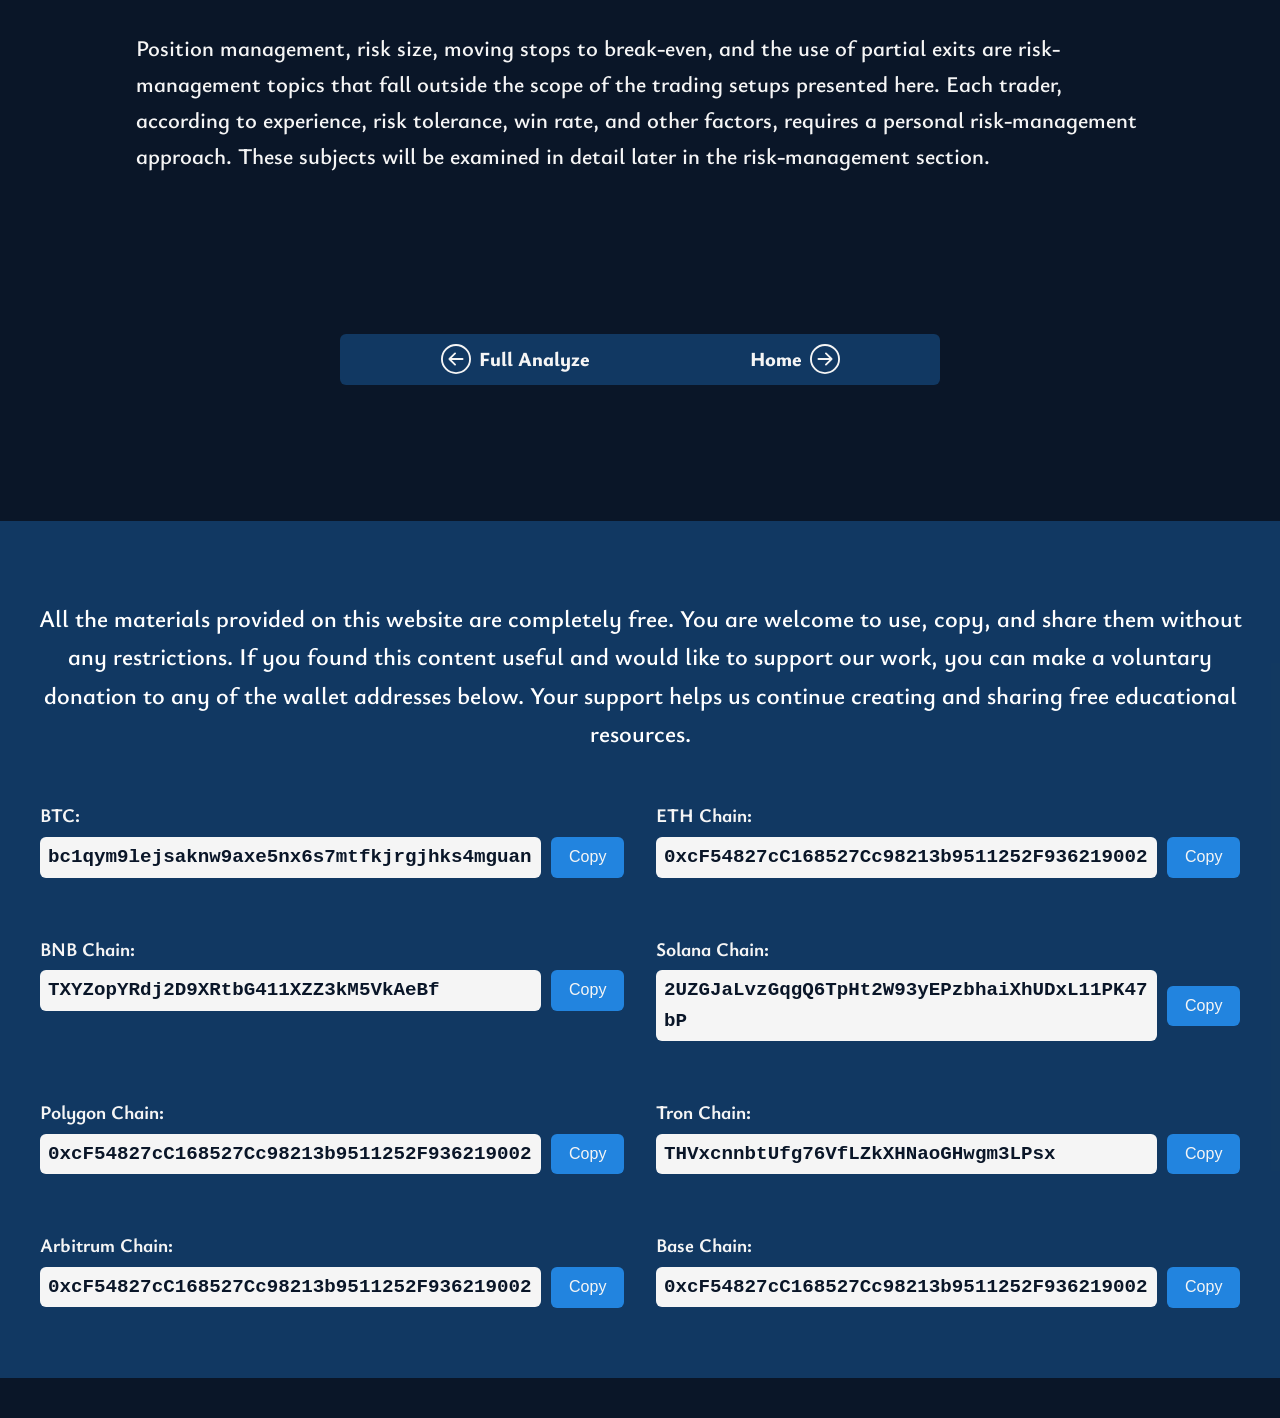
<file: Roadmap/Trading-Setups.html>
<!DOCTYPE html>
<html lang="en">
<head>
  <meta charset="UTF-8">
  <meta name="viewport" content="width=device-width, initial-scale=1.0">
  <title>N2N Trading Strategy - Trading Setups</title>
  <meta name="description" content="After completing a full analysis of a trading symbol and determining its overall Market Direction, we move to the intermediate timeframe and continue the analysis to identify more suitable trade setup">
  <link rel="icon" href="../favicon.ico" sizes="any">
  <link rel="icon" type="image/png" sizes="32x32" href="../favicon-32x32.png">
  <link rel="icon" type="image/png" sizes="16x16" href="../favicon-16x16.png">
  <link rel="apple-touch-icon" sizes="180x180" href="../apple-touch-icon.png">
  <link rel="stylesheet" href="../style.css">
</head>
<body>

  <!-- ========== HERO ========== -->
  <header class="content-hero">
    <nav class="navbar">
      <a href="https://n2ntraders.github.io/N2N/" class="logo">
        <img src="../assets/logo.png" alt="N2N">
      </a>

      <button class="menu-toggle" aria-label="Toggle menu" id="menuToggle">
        <span></span>
        <span></span>
        <span></span>
      </button>

      <ul class="nav-links" id="navLinks">
        <li><a href="https://n2ntraders.github.io/N2N/">Home</a></li>
        <li><a href="https://n2ntraders.github.io/N2N/#roadmap">Roadmap</a></li>
        <li><a href="https://www.youtube.com/@N2NTraders" target="_blank">Youtube</a></li>
        <li><a href="https://t.me/n2ntrading" target="_blank">Telegram</a></li>
      </ul>
    </nav>

    <div class="single-content-title">
      <img src="../assets/8.png" alt="Trading Setups">
      <h1>Trading Setups</h1>
    </div>
  </header>

  <!-- ========== Single Content SECTION ========== -->
 <section class="section-single-content">
 <p>As explained in the previous post, after completing a full analysis of a trading symbol and determining its overall Market Direction, we move to the intermediate timeframe and continue the analysis to identify more suitable trade setups. Once a solid setup is found, we drop to the lower timeframe to pinpoint the precise entry. Using three different timeframes or fractals—for overall Market Direction, intermediate analysis, and position entry—sharply increases analytical precision, lowers the risk of a wrong read, and raises the odds of a successful trade. Below we examine the various position setups in the N2N strategy.</p>

<h2>Reverse Position at Node 3</h2>

<p>As previously noted, once three consecutive bullish or bearish nodes are complete, the market is expected to correct at least as far as the first internal Pending 1-2 of Node 3. Depending on the higher-timeframe direction and the broader analysis, a full reverse and change of overall trend can also be anticipated. This creates an opportunity to take a position for the potential reversal. The checklist for this setup is as follows:</p>

<ul>
<li>The market has closed one of the internal Pending 1-2s of the left-side node with three nodes.</li>
<li>The three-node structure sits on a Cycle Evolution Zone of a node and has preferably not exceeded 92%.</li>
<li>If the market is at an ATH and no left-side node exists, Node 3 should have filled roughly the same Symmetry as Node 2.</li>
<li>If the overall Market Direction is bullish, the three completed nodes must be bearish, and vice versa if the overall direction is bearish.</li>
</ul>

<p>Once the checklist is confirmed, a long or short position can be entered as follows:</p>

<ul>
<li>Enter the position as soon as the internal node count of Node 3 is complete.</li>
<li>For a long, place the stop loss below 100% of the left-side node; for a short, place it above 100% of the left-side node.</li>
<li>If the market is at an ATH, calculate the stop loss using ATR. Depending on the symbol and its volatility, a multiplier of 1.5 or 2 can be used.</li>
<li>Take profit will vary according to the type of position and the market’s location.</li>
</ul>

<p>The images below show various examples of this setup in both long and short form.</p>

<img src="./Trading-Setups/Node-3-Reverse-Long.png" alt="Node 3 Reverse Long">
<img src="./Trading-Setups/Node-3-Reverse-Short.png" alt="Node 3 Reverse Short">
<br>


<h2>Reverse Position at Node 3 of 2</h2>

<p>Similar to the Reverse Position at Node 3, when the market completes a two-node bullish or bearish move, it is expected to correct at least as far as the first internal Pending 1-2 of the Node 3 of 2. Depending on the higher-timeframe direction and the broader analysis, a full reverse and change of overall trend can also be expected. This creates an opportunity to take a position for the potential reversal. The checklist for this setup is as follows:</p>

<ul>
<li>The market has closed one of the internal Pending 1-2s of the left-side node with two nodes.</li>
<li>The two-node structure sits on a Cycle Evolution Zone of a node and has preferably not exceeded 92%.</li>
<li>If the overall Market Direction is bullish, the two completed nodes must be bearish, and vice versa if the overall direction is bearish.</li>
</ul>

<p>Once the checklist is confirmed, a long or short position can be entered as follows:</p>

<ul>
<li>Enter the position as soon as the internal node count of the Node 3 of 2 is complete.</li>
<li>For a long, place the stop loss below 100% of the left-side node; for a short, place it above 100% of the left-side node.</li>
<li>Take profit will vary according to the type of position and the market’s location.</li>
</ul>

<p>The images below show various examples of this setup in both long and short form.</p>

<img src="./Trading-Setups/Node-3-2-Reverse-Long.png" alt="Node 3 of 2 Reverse Long">
<img src="./Trading-Setups/Node-3-2-Reverse-Short.png" alt="Node 3 of 2 Reverse Short">
<br>

<h2>Reverse Position at the End of EP After Node 3</h2>

<p>Sometimes after three bullish or bearish nodes complete, a full cycle closes and the market then reverses. As discussed in the cycles section, this complete cycle is called an End Point and represents the market’s final attempt to continue its prior bullish or bearish path. Depending on the higher-timeframe direction and the broader analysis, the market may close one of the Pending 1-2s of its existing trend and resume that trend, or it may fully reverse and change direction. This creates an opportunity to take a position for the potential reversal. The checklist for this setup is as follows:</p>

<ul>
<li>The market has closed one of the internal Pending 1-2s of the left-side node with three nodes.</li>
<li>The three-node structure sits on a Cycle Evolution Zone of a node and has preferably not exceeded 92%.</li>
<li>If the market is at an ATH and no left-side node exists, Node 3 should have filled roughly the same Symmetry as Node 2.</li>
<li>If the overall Market Direction is bullish, the three completed nodes must be bearish, and vice versa if the overall direction is bearish.</li>
<li>The EP has preferably opened a target. Opening a target means that in a bullish case it has tagged the high of the internal Node 3 – main left-side Node 3 but has not reached the Cycle Evolution Zone of the internal Node 2 – main Node 3, then returned to close the cycle. In a bearish case it has tagged the low of the internal Node 3 – main left-side Node 3 but has not reached the Cycle Evolution Zone of the internal Node 2 – main Node 3, then returned to close the cycle.</li>
</ul>

<p>Once the checklist is confirmed, a long or short position can be entered as follows:</p>

<ul>
<li>Enter the position once the EP closes its cycle with two or three nodes.</li>
<li>For a long, place the stop loss below 100% of the left-side node of the EP; for a short, place it above 100% of the left-side node of the EP.</li>
<li>Take profit will vary according to the type of position and the market’s location.</li>
</ul>

<p>The images below show various examples of this setup in both long and short form.</p>
<img src="./Trading-Setups/Node-3-EP-Reverse-Long.png" alt="Node 3 EP Reverse Long">
<img src="./Trading-Setups/Node-3-EP-Reverse-Short.png" alt="Node 3 EP Reverse Short">
<br>

<h2>Position in the Direction of Node 1 to Node 2</h2>

<p>In this scenario, once three bullish or bearish nodes have completed and the market has reversed and formed a new Node 1, a position can be taken in the direction of the market during the Flush of that Node 1. Depending on the higher-timeframe direction and the broader analysis, continuation of the trend can be expected, so the market should move at least the Symmetry of Node 1 in order to form Node 2. The checklist for this setup is as follows:</p>

<ul>
<li>After a two- or three-node reverse, the market has formed a new Node 1.</li>
<li>The new Node 1 has opened a target. Opening a target means that in a bullish case Node 1 has tagged the high of the main left-side Node 3 but has not reached the Cycle Evolution Zone of the main Node 2, then returned for a Flush. In a bearish case Node 1 has tagged the low of the main left-side Node 3 but has not reached the Cycle Evolution Zone of the main Node 2, then returned for a Flush.</li>
<li>The Flush of Node 1 must close at least one of the internal Pending 1-2s of its internal Node 3 and should not extend beyond the Cycle Evolution Zone of its internal Node 2.</li>
<li>If the overall Market Direction is bullish, Node 1 must be bullish, and vice versa if the overall direction is bearish.</li>
</ul>

<p>Once the checklist is confirmed, a long or short position can be entered as follows:</p>

<ul>
<li>Enter the position once the Flush of Node 1 settles with two or three nodes on one of the Cycle Evolution Zones.</li>
<li>For a long, place the stop loss below 100% of the Cycle Evolution Zone of the left-side node; for a short, place it above 100% of the Cycle Evolution Zone of the left-side node.</li>
<li>The minimum take profit for this setup equals the Symmetry of Node 1; however, if the higher-timeframe Market Direction aligns with the position, the take profit can be larger.</li>
</ul>

<p>The images below show various examples of this setup in both long and short form.</p>
<img src="./Trading-Setups/Node-1-to-Node-2-Long.png" alt="Node 1 to Node 2 Long">
<img src="./Trading-Setups/Node-1-to-Node-2-Short.png" alt="Node 1 to Node 2 Short">
<br>


<h2>Additional Notes on Position Setups</h2>

<p>In some cases a setup forms, yet the market only travels as far as the minimum target of that setup before resuming its prior bullish or bearish path. This typically occurs when the market still has an open target on a higher timeframe and simply closes the first Pending 1-2 before continuing. Paying attention to open targets on higher timeframes therefore leads to more accurate target placement on positions.</p>

<p>Because of the fractal nature of the market, every position setup described above can be applied on any timeframe—from the monthly chart all the way down to the 1-second chart—and will function correctly.</p>

<ul>
<li>Day traders can determine overall Market Direction from the 1-hour timeframe, perform intermediate analysis on the 5 or 15 minute chart, and enter on the 1 minute chart without needing to engage higher timeframes. Still, it is recommended that once a year they analyze the symbol from the top down, as outlined in the previous post, so they know the overall Market Direction.</li>
<li>Scalpers do not need the weekly, daily, 4 hour, or even 1 hour timeframes. They only need to establish overall direction from the 5 or 15 minute chart, run intermediate analysis on the 1 or 3 minute chart, and enter on the 15 or 30 second chart.</li>
<li>Fast scalpers likewise have no need for the weekly, daily, 4 hour, 1 hour, or even 15 minute timeframes. Because smaller timeframes aggregate into larger ones under the fractal nature of the market, these traders only need to determine overall direction from the 3 or 5 minute chart, perform intermediate analysis on the 15 or 30 second chart, and enter on the 1 or 5 second chart.</li>
</ul>

<p>Position management, risk size, moving stops to break-even, and the use of partial exits are risk-management topics that fall outside the scope of the trading setups presented here. Each trader, according to experience, risk tolerance, win rate, and other factors, requires a personal risk-management approach. These subjects will be examined in detail later in the risk-management section.</p>



<div class="content-footer">
<a href="https://n2ntraders.github.io/N2N/Roadmap/Full-Analyze" class="prev-next-btn"><svg xmlns="http://www.w3.org/2000/svg" width="30" height="30" fill="currentColor" class="bi bi-arrow-left-circle" viewBox="0 0 16 16">
  <path fill-rule="evenodd" d="M1 8a7 7 0 1 0 14 0A7 7 0 0 0 1 8m15 0A8 8 0 1 1 0 8a8 8 0 0 1 16 0m-4.5-.5a.5.5 0 0 1 0 1H5.707l2.147 2.146a.5.5 0 0 1-.708.708l-3-3a.5.5 0 0 1 0-.708l3-3a.5.5 0 1 1 .708.708L5.707 7.5z"/>
</svg>Full Analyze</a>

<a href="https://n2ntraders.github.io/N2N" class="prev-next-btn">Home<svg xmlns="http://www.w3.org/2000/svg" width="30" height="30" fill="currentColor" class="bi bi-arrow-right-circle" viewBox="0 0 16 16">
  <path fill-rule="evenodd" d="M1 8a7 7 0 1 0 14 0A7 7 0 0 0 1 8m15 0A8 8 0 1 1 0 8a8 8 0 0 1 16 0M4.5 7.5a.5.5 0 0 0 0 1h5.793l-2.147 2.146a.5.5 0 0 0 .708.708l3-3a.5.5 0 0 0 0-.708l-3-3a.5.5 0 1 0-.708.708L10.293 7.5z"/>
</svg></a>
</div>

</section>

<button id="backToTop" class="back-to-top" title="Back to top">↑</button>

  <!-- ========== Footer SECTION ========== -->

<footer class="footer-section">
  
  <p>All the materials provided on this website are completely free. You are welcome to use, copy, and share them without any restrictions. If you found this content useful and would like to support our work, you can make a voluntary donation to any of the wallet addresses below. Your support helps us continue creating and sharing free educational resources.</p>

  <div class="wallets">
    <div class="wallet-item">
      <strong>BTC:</strong>
      <div class="wallet-row">
        <code id="btc-address">bc1qym9lejsaknw9axe5nx6s7mtfkjrgjhks4mguan</code>
        <button class="copy-btn" onclick="copyAddress('btc-address', this)">Copy</button>
      </div>
    </div>

    <div class="wallet-item">
      <strong>ETH Chain:</strong>
      <div class="wallet-row">
        <code id="eth-address">0xcF54827cC168527Cc98213b9511252F936219002</code>
        <button class="copy-btn" onclick="copyAddress('eth-address', this)">Copy</button>
      </div>
    </div>

    <div class="wallet-item">
      <strong>BNB Chain:</strong>
      <div class="wallet-row">
        <code id="bnb-address">TXYZopYRdj2D9XRtbG411XZZ3kM5VkAeBf</code>
        <button class="copy-btn" onclick="copyAddress('bnb-address', this)">Copy</button>
      </div>
    </div>

        <div class="wallet-item">
      <strong>Solana Chain:</strong>
      <div class="wallet-row">
        <code id="sol-address">2UZGJaLvzGqgQ6TpHt2W93yEPzbhaiXhUDxL11PK47bP</code>
        <button class="copy-btn" onclick="copyAddress('sol-address', this)">Copy</button>
      </div>
    </div>
        <div class="wallet-item">
      <strong>Polygon Chain:</strong>
      <div class="wallet-row">
        <code id="polygon-address">0xcF54827cC168527Cc98213b9511252F936219002</code>
        <button class="copy-btn" onclick="copyAddress('polygon-address', this)">Copy</button>
      </div>
    </div>

        <div class="wallet-item">
      <strong>Tron Chain:</strong>
      <div class="wallet-row">
        <code id="tron-address">THVxcnnbtUfg76VfLZkXHNaoGHwgm3LPsx</code>
        <button class="copy-btn" onclick="copyAddress('tron-address', this)">Copy</button>
      </div>
    </div>
    <div class="wallet-item">
      <strong>Arbitrum Chain:</strong>
      <div class="wallet-row">
        <code id="arbitrum-address">0xcF54827cC168527Cc98213b9511252F936219002</code>
        <button class="copy-btn" onclick="copyAddress('arbitrum-address', this)">Copy</button>
      </div>
    </div>
        <div class="wallet-item">
      <strong>Base Chain:</strong>
      <div class="wallet-row">
        <code id="base-address">0xcF54827cC168527Cc98213b9511252F936219002</code>
        <button class="copy-btn" onclick="copyAddress('base-address', this)">Copy</button>
      </div>
    </div>
  </div>
</footer>



  <script src="../script.js"></script>
</body>
</html>
</file>
<file: style.css>
@import url('https://fonts.googleapis.com/css2?family=Ysabeau+Infant:wght@600&display=swap');
@import url('https://fonts.googleapis.com/css2?family=Ysabeau+Infant:wght@800&display=swap');

/* ========== RESET & BASE ========== */
*, *::before, *::after {
  margin: 0;
  padding: 0;
  box-sizing: border-box;
}

:root {
  --bg-dark: #0a1628;
  --bg-section: #2284df;
  --text-white: #ffffff;
  --text-muted: #f5f5f5;
  --btn-blue: #2284df;
  --btn-blue-hover: #2284df50;
  --nav-height: 80px;
}

html {
  scroll-behavior: smooth;
}

body {
  font-family: "Ysabeau Infant", sans-serif;
  font-optical-sizing: auto;
  font-weight: 600;
  font-style: normal;
  background-color: var(--bg-dark);
  color: var(--text-white);
  line-height: 1.6;
  overflow-x: hidden;
}


img {
  max-width: 100%;
  height: auto;
  display: block;
}

a {
  text-decoration: none;
  color: inherit;
}

H1, H2, H3, H4, H5, H6 {
  font-family: "Ysabeau Infant", sans-serif;
  font-optical-sizing: auto;
  font-weight: 800;
  font-style: normal;
}

/* ========== NAVBAR ========== */
.navbar {
  position: absolute;
  top: 0;
  left: 0;
  width: 100%;
  z-index: 100;
  padding: 1.25rem 4%;
  display: flex;
  justify-content: space-between;
  align-items: center;
}

.logo img {
  height: 48px;
  width: auto;
}

.nav-links {
  display: flex;
  gap: 2.5rem;
  list-style: none;
}

.nav-links a {
  color: var(--text-white);
  font-size: 1.05rem;
  font-weight: 500;
  letter-spacing: 0.3px;
  transition: color 0.25s ease, opacity 0.25s ease;
}

.nav-links a:hover {
  color: var(--btn-blue);
}

/* Mobile menu button */
.menu-toggle {
  display: none;
  background: none;
  border: none;
  cursor: pointer;
  padding: 8px;
  z-index: 110;
}

.menu-toggle span {
  display: block;
  width: 26px;
  height: 2.5px;
  background: #fff;
  margin: 6px 0;
  border-radius: 2px;
  transition: all 0.3s ease;
}

/* ========== HERO SECTION ========== */
.hero {
  position: relative;
  width: 100%;
  min-height: 100vh;
  background: url('assets/hero-bg.jpg') center center / cover no-repeat;
  display: flex;
  align-items: center;
  padding: 0 4%;
}

.hero::before {
  content: '';
  position: absolute;
  inset: 0;
  background: linear-gradient(
    90deg,
    rgba(5, 12, 28, 0.85) 0%,
    rgba(5, 12, 28, 0.55) 45%,
    rgba(5, 12, 28, 0.25) 100%
  );
  pointer-events: none;
}

.hero-content {
  position: relative;
  z-index: 2;
  max-width: 1400px;
  padding: 10rem;
}

.hero-content h1 {
  font-size: clamp(2.4rem, 5vw, 3.6rem);
  line-height: 1.15;
  margin-bottom: 2.25rem;
  letter-spacing: -0.5px;
}

.hero-content p {
  font-size: clamp(1rem, 2.2vw, 1.7rem);
  color: var(--text-muted);
  margin-bottom: 2.5rem;
  max-width: 800px;
}

.hero-buttons {
  display: flex;
  flex-wrap: wrap;
  gap: 1rem;
}

.btn {
  display: inline-block;
  padding: 0.6rem 1.5rem;
  background: var(--btn-blue);
  color: #fff;
  text-align: center;
  font-size: 1.25rem;
  font-weight: 600;
  border: none;
  border-radius: 4px;
  cursor: pointer;
  transition: background 0.25s ease, transform 0.2s ease;
}

.btn:hover {
  background: var(--btn-blue-hover);
  box-shadow: 1px 1px 5px #2284df70;
}

.btn-YT
{
  display: inline-block;
  padding: 0.85rem 2rem;
  background: #ff0000;
  color: #fff;
  text-align: center;
  font-size: 1rem;
  font-weight: 600;
  border: none;
  border-radius: 4px;
  cursor: pointer;
  transition: background 0.25s ease, transform 0.2s ease;
}

.btn-YT:hover {
  background: rgb(129, 0, 0);
  transform: translateY(-2px);
  box-shadow: 1px 1px 5px #ff000070;
}

.social-icons {
  display: flex;
  align-items: center;
  gap: 1.5rem;
  margin-top: 10rem;
}

.social-icons .icon {
  width: 40px;
  height: 40px;
  display: flex;
  align-items: center;
  justify-content: center;
}

/* ========== SECTION 2 - CARDS ========== */
.section-concepts {
  width: 100%;
  background: var(--bg-dark);
  padding: 5rem 4% 6rem;
}

  .heading-container {
    text-align: center;
    padding: 0.5rem;
  }

  .sub-heading {
    display: flex;
    align-items: center;
    justify-content: center;
    gap: 0.6rem;
    margin-bottom: 0.3rem;
  }

  .sub-heading .line {
    width: 28px;
    height: 1px;
    background: #2284df;
  }

  .sub-heading .sub-text {
    font-size: 1rem;
    font-weight: 600;
    letter-spacing: 1.5px;
    color: #ffffff;
    text-transform: uppercase;
  }

  .main-heading {
    margin: 0;
    font-size: clamp(1.9rem, 4vw, 2.6rem);
    font-weight: 800;
    color: #2284df;
  }

  .accent-line {
    width: 48px;
    height: 4px;
    background: #ffffff;
    margin: 14px auto 0;
    border-radius: 2px;
  }


.section-text {
  text-align: center;
  font-size: clamp(1.15rem, 2.2vw, 1.4rem);
  font-weight: 400;
  color: var(--text-muted);
  margin: 1rem 0 1rem 0;
}

.cards-grid {
  display: grid;
  grid-template-columns: repeat(4, 1fr);
  gap: 2rem;
  max-width: 1400px;
  margin: 2rem auto;
}

.card {
  display: flex;
  flex-direction: column;
  align-items: flex-start;
  border-style: dotted;
  border-width: 1px;
  border-color: var(--btn-blue);
  border-radius: 6px;
  padding: 0;
}

.card:Hover {
  transform: scale(1.01);
  transition: transform 0.2s ease;
  box-shadow: 0 1px 5px var(--btn-blue-hover);
}

.card-image {
  width: 100%;
  overflow: hidden;
  background: none;
}

.card-image img {
  width: 100%;
  height: auto;
  display: block;
}


.card h3 {
  font-size: 1.45rem;
  font-weight: 800;
  margin: 0 0 0 1.5rem;
}

.card p {
  font-size: 1.25rem;
  color: var(--text-muted);
  line-height: 1.65;
  margin: 0.5rem 1.5rem 0 1.5rem;
  flex-grow: 1;
}

.card .btn {
  padding: 0.60rem 1.3rem;
  margin: 2rem 1rem 1rem 1.5rem;
  font-size: 1rem;
}


.back-to-top {
  position: fixed;
  bottom: 30px;
  right: 30px;
  width: 48px;
  height: 48px;
  background-color: var(--btn-blue);
  color: var(--text-muted);
  border: none;
  border-radius: 50%;
  font-size: 22px;
  font-weight: 800;
  cursor: pointer;
  display: none; /* Hidden by default */
  align-items: center;
  justify-content: center;
  box-shadow: 0 4px 12px rgba(0, 0, 0, 0.15);
  transition: background-color 0.3s, opacity 0.3s, transform 0.3s;
  z-index: 999;
}

.back-to-top:hover {
  background-color: var(--btn-blue-hover);
  transform: translateY(-3px);
}

.back-to-top.show {
  display: flex;
}

/* ========== Footer ========== */

.footer-section {
  width: 100%;
  margin: 40px auto;
  padding: 30px;
  background: var(--btn-blue-hover);
  line-height: 1.6;
}

.footer-section p {
  max-width: 1400px;
  font-size: 1.5rem;
  margin: 3rem auto;
  text-align: center;
}

.wallets {
  display: grid;
  grid-template-columns: repeat(2, 1fr);
  gap: 2rem;
  max-width: 1200px;
  margin: 1rem auto;
}

.wallet-item {
  margin-bottom: 1.5rem;
}

.wallet-item strong {
  font-size: 1.2rem;
  color: var(--text-muted);
}

.wallet-row {
  display: flex;
  align-items: center;
  gap: 10px;
  margin-top: 6px;
  flex-wrap: wrap;
}

.wallet-row code {
  background: var(--text-muted);
  padding: 0.3rem 0.5rem;
  border-radius: 6px;
  font-size: 1.2rem;
  word-break: break-all;
  flex: 1;
  color: var(--bg-dark);
}

.copy-btn {
  padding: 0.7rem 1.1rem;
  background: var(--btn-blue);
  color: var(--text-muted);
  border: none;
  border-radius: 6px;
  cursor: pointer;
  font-size: 1rem;
  transition: background 0.2s;
}

.copy-btn:hover {
  background: var(--btn-blue-hover);
}

.copy-btn.copied {
  background: #198754;
}



/* ========== Single Page ========== */
.content-hero {
  position: relative;
  width: 100%;
  min-height: 30vh;
  background: var(--bg-dark);
  display: flex;
  align-items: center;
  justify-content: center;
  padding: 0 0;
}

.single-content-title {
  max-width: 1400px;
  padding: 5rem 0 0 0;
}

.single-content-title h1 {
  font-size: clamp(2.4rem, 5vw, 3.6rem);
  line-height: 1.15;
  margin-bottom: 2.25rem;
  letter-spacing: -0.5px;
  text-align: center;
}

.single-content-title img {
  max-width: 100%;
  height: auto;
  display: block;
  margin: 0 auto;
}

.section-single-content {
  max-width: 1200px;
  background: var(--bg-dark);
  position: relative;
  display: block;
  margin: 0 auto;
  padding: 1rem 6rem;
}

.section-single-content p {
  font-size: clamp(1.15rem, 2.2vw, 1.4rem);
  font-weight: 600;
  color: var(--text-muted);
  margin: 1rem 0 1rem 0;
}

.section-single-content h2 {
  font-size: clamp(2rem, 4vw, 2.6rem);
  font-weight: 800;
  color: var(--text-muted);
  margin: 5rem 0 1rem 0;
}

.section-single-content h3 {
  font-size: clamp(1.5rem, 3vw, 2.2rem);
  font-weight: 800;
  color: var(--text-muted);
  margin: 5rem 0 1rem 0;
}

.section-single-content h4 {
  font-size: clamp(1.3rem, 2.5vw, 1.9rem);
  font-weight: 800;
  color: var(--text-muted);
  margin: 5rem 0 1rem 0;
}

.section-single-content ul {
  list-style: disc;
  margin: 3rem 0 3rem 0.5rem;
}

.section-single-content li {
  font-size: clamp(1.15rem, 2.2vw, 1.4rem);
  font-weight: 600;
  color: var(--text-muted);
  margin: 0.5rem 0 0.5rem 1.5rem;
}

.section-single-content img {
  width:100%;
  height: auto;
  display: block;
  margin: 2rem auto;
}


/* Lightbox Section */

.chart-examples {
  max-width: 500px;
  max-height: 300px;
  background: var(--btn-blue-hover);
  display: flex;
  flex-direction: column;
  align-items: center;
  margin: 0.5rem auto;
  padding: 0.5rem 0.5rem;
  border-radius: 6px;
  text-align: center;
}

.chart-text {
  font-size: 1.5rem !important;
  font-weight: 800 !important;
  color: var(--text-muted);
  line-height: 1;
  margin: 1rem 0 0 0 !important;
}

.chart-text span {
  color: var(--text-white);
  font-size: 1rem;
  font-weight: 600 !important;
}

.thumbnails {
  max-width: 600px !important; 
  max-height: 200px !important;
  display: flex;
  justify-content: center;
  align-items: center;
  gap: 0.5rem;
  padding: 0.5rem !important;
  margin: 1rem;
}

.thumbnail {
  width: 150px !important;
  height: 100px !important;
  border-radius: 6px;
  cursor: pointer;
  transition: transform 0.25s;
  box-shadow: 0 0 3px var(--text-muted);
  margin: 0 !important;
  padding: 0 !important;
}

.thumbnail:hover {
  transform: scale(1.05);
}

/* Lightbox */
.lightbox {
  display: none;
  position: fixed;
  top: 0;
  left: 0;
  width: 100%;
  height: 100%;
  background: var(--bg-dark);
  justify-content: center;
  align-items: center;
  z-index: 9999;
}

.lightbox.active {
  display: flex;
}

.lightbox img {
  max-width: 90% !important;
  max-height: 85% !important;
  border-radius: 6px;
  box-shadow: 0 0 30px var(--btn-blue-hover);

}

.close-btn {
  position: absolute;
  top: 25px;
  right: 35px;
  font-size: 40px;
  color: white;
  cursor: pointer;
  transition: color 0.2s;
}

.close-btn:hover {
  color: #ff6b6b;
}



.content-footer {
  max-width: 600px;
  background: var(--btn-blue-hover);
  display: flex;
  justify-content: center;
  align-items: center;
  gap: 7rem;
  margin: 0 auto;
  margin-top: 10rem;
  margin-bottom: 5rem;
  border-radius: 6px;
}


.prev-next-btn {
  display: flex;
  align-items: center;
  gap: 0.5rem;
  padding: 0.6rem 1.5rem;
  font-size: 1.25rem;
  font-weight: 800;
  color: var(--text-muted);
  text-align: center;
  transition: background 0.25s ease, transform 0.2s ease;
}

.prev-next-btn:hover {
  color: var(--btn-blue);
}



/* ========== RESPONSIVE ========== */
@media (max-width: 1100px) {
  .cards-grid {
    grid-template-columns: repeat(2, 1fr);
    gap: 2rem 1.75rem;
  }
}

@media (max-width: 900px) {
  .navbar {
    padding: 1rem 5%;
  }

  .nav-links {
    position: fixed;
    top: 0;
    right: -100%;
    width: 280px;
    height: 100vh;
    background: rgba(8, 18, 35, 0.98);
    flex-direction: column;
    justify-content: center;
    align-items: center;
    gap: 2rem;
    transition: right 0.35s ease;
    box-shadow: -8px 0 30px rgba(0,0,0,0.4);
  }

  .nav-links.active {
    right: 0;
  }

  .nav-links a {
    font-size: 1.25rem;
  }

  .menu-toggle {
    display: block;
  }

  .menu-toggle.active span:nth-child(1) {
    transform: translateY(8.5px) rotate(45deg);
  }
  .menu-toggle.active span:nth-child(2) {
    opacity: 0;
  }
  .menu-toggle.active span:nth-child(3) {
    transform: translateY(-8.5px) rotate(-45deg);
  }

  .hero {
    min-height: 100vh;
    padding-top: 6rem;
    align-items: flex-start;
    background: url('assets/hero-bg-mobile.jpg') center center / cover no-repeat;
  }

  .hero-content {
    max-width: 100%;
    padding: 2rem 0 0 0;
    margin: 0 auto;
  }

  .section-single-content {
  overflow-x: hidden;
  padding: 2rem 3.5rem;
}


  .wallets {
  display: grid;
  grid-template-columns: 1fr;
  gap: 2rem;
  margin: 1rem auto;
}
}

@media (max-width: 600px) {
  .navbar {
    padding: 0.9rem 4%;
  }

  .logo img {
    height: 40px;
  }

  .hero {
    min-height: 100vh;
    background: url('assets/hero-bg-mobile.png') center center / cover no-repeat;
  }

  .hero-content {
    padding: 5rem 0 0 0;
    margin: 0 auto;
  }

  .hero-content h1 {
    font-size: 2.1rem;
  }

  .hero-content p {
    font-size: 1.1rem;
    margin-bottom: 1.75rem;
  }

  .btn {
    padding: 0.75rem 1.6rem;
    font-size: 0.95rem;
  }

  .section-concepts {
    padding: 3.5rem 5% 4rem;
  }

  .section-title {
    margin-bottom: 2.5rem;
  }

  .cards-grid {
    grid-template-columns: 1fr;
    gap: 2.25rem;
    max-width: 380px;
  }

  .card {
    align-items: center;
    text-align: center;
  }

  .card h3 {
  margin: 0;
}

  .card p
  {
    margin: 0.5rem 0 0.5rem 0;
  }

  .card .btn {
    margin: 1rem auto;
  }

  .section-case-studies {
    padding: 3.5rem 5% 4rem;
  }

  .case-image {
    max-width: 100%;
  }

  .section-single-content {
  overflow-x: hidden;
  padding: 1rem 1.5rem;
}


  .wallets {
  display: grid;
  grid-template-columns: 1fr;
  gap: 2rem;
  margin: 1rem auto;
}
}


@media (max-width: 400px) {
  .hero {
    position: relative;
    width: 100%;
    min-height: 100vh;
    background: url('assets/hero-bg-mobile.png') center center / cover no-repeat;

}

  .hero-content {
    padding: 5rem 0 0 0;
    margin: 0 auto;
    text-align: center;
  }

  .hero-buttons .btn {
    width: 100%;
    text-align: center;
  }

  .social-icons {
  display: flex;
  align-items: center;
  justify-content: center;
  gap: 1.5rem;
  margin-top: 10rem;
}

.card h3 {
  margin: 0;
}

.section-single-content {
  overflow-x: hidden;
  padding: 1rem 1.5rem;
}

.content-footer {
  max-width: 300px;
  gap: 1rem ;
}


.chart-examples {
  max-width: 100%;
  max-height: 100vh;
  flex-direction: column;
  margin: 0.5rem auto;
  padding: 0.5rem 1rem;
}

.thumbnails {
  max-width: 600px !important;
  max-height: 100% !important;
  display: block;
  margin: 0 auto;
  padding: 0.5rem !important;
}

.thumbnail {
  width: 150px !important;
  height: 100px !important;
  border-radius: 6px;
  cursor: pointer;
  transition: transform 0.25s;
  box-shadow: 0 0 3px var(--text-muted);
  margin: 1rem !important;
  padding: 0 !important;
}

.wallets {
  display: grid;
  grid-template-columns: 1fr;
  gap: 2rem;
  margin: 1rem auto;
}
}
</file>
